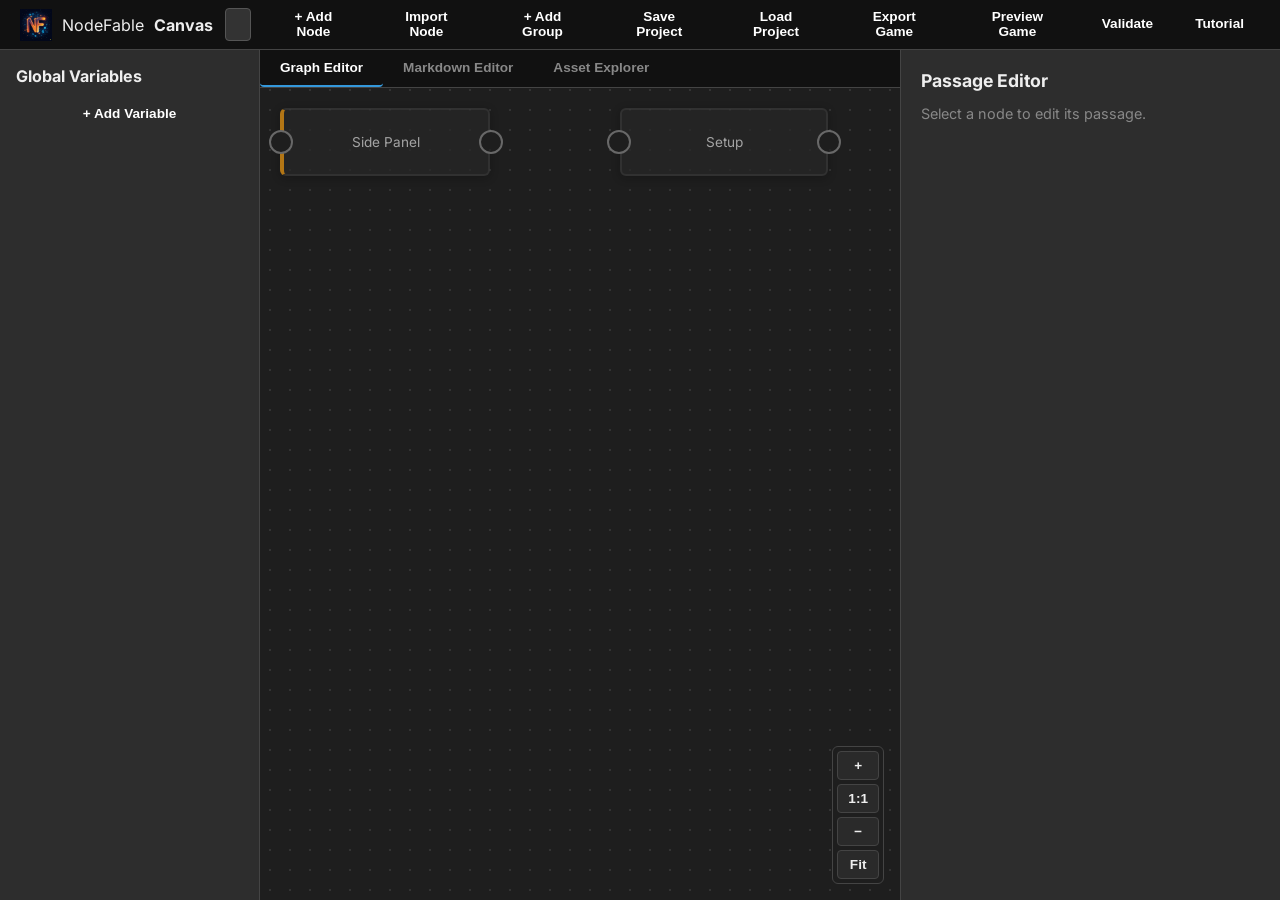
<file: frontend/editor/index.html>
<!DOCTYPE html>
<html lang="en">
<head>
    <meta charset="UTF-8">
    <meta name="viewport" content="width=device-width, initial-scale=1.0">
    <title>NodeFable - Node Canvas</title>
    <link rel="icon" type="image/x-icon" href="Assets/Logo/favicon.ico">
    <link rel="icon" type="image/png" sizes="32x32" href="Assets/Logo/favicon-32x32.png">
    <link rel="icon" type="image/png" sizes="16x16" href="Assets/Logo/favicon-16x16.png">
    <link rel="apple-touch-icon" href="Assets/Logo/apple-touch-icon.png">
    <!-- CodeMirror -->
    <link rel="stylesheet" href="lib/codemirror/codemirror.min.css">
    <link rel="stylesheet" href="lib/codemirror/addon/hint/show-hint.min.css">
    <link rel="stylesheet" href="lib/codemirror/theme/material-darker.min.css">
    <script src="lib/codemirror/codemirror.min.js"></script>
    <script src="lib/codemirror/mode/markdown/markdown.min.js"></script>
    <script src="lib/codemirror/addon/hint/show-hint.min.js"></script>
    <script src="lib/codemirror/addon/mode/overlay.min.js"></script>
    <script src="lib/codemirror/addon/edit/matchbrackets.min.js"></script>
    <!-- Inter Font -->
    <link rel="stylesheet" href="Assets/Fonts/fonts.css">
    <style>
        :root {
            --sidebar-width: 380px;
            --var-panel-width: 260px;
            --header-height: 50px;
            --bg-color: #1e1e1e;
            --panel-color: #2d2d2d;
            --border-color: #444;
            --text-color: #eee;
            --accent-color: #3498db;
            --success-color: #27ae60;
            --danger-color: #e74c3c;
            --choice-bg: #353535;
        }

        body, html {
            margin: 0;
            padding: 0;
            height: 100%;
            font-family: 'Inter', sans-serif;
            background-color: var(--bg-color);
            color: var(--text-color);
            overflow: hidden;
            scrollbar-width: thin;
            scrollbar-color: var(--border-color) transparent;
        }
        ::-webkit-scrollbar { width: 8px; height: 8px; }
        ::-webkit-scrollbar-track { background: transparent; }
        ::-webkit-scrollbar-thumb { background: var(--border-color); border-radius: 4px; }
        ::-webkit-scrollbar-thumb:hover { background: #666; }

        #app {
            display: grid;
            grid-template-columns: var(--var-panel-width) 1fr var(--sidebar-width);
            grid-template-rows: var(--header-height) 1fr;
            height: 100vh;
        }

        .logo { display: flex; align-items: center; gap: 10px; }
        .logo img { height: 32px; width: auto; display: block; }

        header {
            grid-column: 1 / span 3;
            background-color: #111;
            display: flex;
            align-items: center;
            padding: 0 20px;
            justify-content: space-between;
            border-bottom: 1px solid var(--border-color);
        }

        #editor-panel {
            grid-column: 2;
            display: flex;
            flex-direction: column;
            overflow: hidden;
            background: var(--bg-color);
        }

        .tab-bar {
            display: flex;
            background: #111;
            border-bottom: 1px solid var(--border-color);
            flex-shrink: 0;
        }
        .tab-btn {
            background: transparent;
            color: #888;
            border: none;
            padding: 10px 20px;
            cursor: pointer;
            font-size: 0.85rem;
            border-bottom: 2px solid transparent;
            transition: color 0.15s, border-color 0.15s;
        }
        .tab-btn:hover { color: #ccc; }
        .tab-btn.active {
            color: #fff;
            border-bottom-color: var(--accent-color);
        }

        .tab-content {
            display: none;
            flex: 1;
            overflow: hidden;
        }
        .tab-content.active {
            display: flex;
            flex-direction: column;
        }

        #tab-graph {
            position: relative;
            contain: layout style paint;
        }
        #tab-graph::before {
            content: '';
            position: absolute;
            inset: 0;
            background-image: radial-gradient(#333 1px, transparent 1px);
            background-size: 20px 20px;
            background-attachment: fixed;
            pointer-events: none;
        }
        #tab-graph .drawflow {
            transform-origin: 0 0;
            position: relative;
            z-index: 1;
        }
        /* No `display` here: .tab-content / .tab-content.active own visibility. */
        .parent-drawflow {
            overflow: hidden;
            touch-action: none;
            outline: none;
        }
        .drawflow {
            width: 100%;
            height: 100%;
            position: relative;
            user-select: none;
            transform-origin: 0 0;
        }
        .drawflow .drawflow-node {
            display: flex;
            align-items: center;
            position: absolute;
            background: #272727;
            width: 180px;
            min-height: 40px;
            border-radius: 6px;
            border: 2px solid #3a3a3a;
            color: #ddd;
            z-index: 2;
            padding: 12px;
            cursor: move;
        }
        .drawflow .drawflow-node .drawflow_content_node {
            width: 100%;
            display: block;
            text-align: center;
            word-break: break-word;
        }
        .drawflow .drawflow-node .inputs,
        .drawflow .drawflow-node .outputs {
            width: 0px;
        }
        .drawflow .drawflow-node .input,
        .drawflow .drawflow-node .output {
            position: relative;
            width: 20px;
            height: 20px;
            background: #1e1e1e;
            border-radius: 50%;
            border: 2px solid #888;
            cursor: crosshair;
            z-index: 1;
            margin-bottom: 5px;
        }
        .drawflow .drawflow-node .input {
            left: -27px;
            top: 2px;
        }
        .drawflow .drawflow-node .output {
            right: -3px;
            top: 2px;
        }
        .drawflow .drawflow-node .input:hover,
        .drawflow .drawflow-node .output:hover {
            background: var(--accent-color);
            border-color: #fff;
        }
        .drawflow svg.connection {
            position: absolute;
            inset: 0;
            overflow: visible;
            pointer-events: none;
            z-index: 0;
        }
        .drawflow .connection .main-path {
            fill: none;
            stroke-width: 3px;
            stroke: var(--accent-color, #3498db);
            vector-effect: non-scaling-stroke;
            shape-rendering: geometricPrecision;
            /* Only the visible stroke is clickable, not the area under the curve. */
            pointer-events: visibleStroke;
        }
        .drawflow svg.temp-connection .main-path {
            pointer-events: none;
            stroke-dasharray: 6,4;
        }
        .drawflow .connection .main-path:hover {
            stroke: #f39c12;
            cursor: pointer;
        }
        .drawflow .connection .main-path.selected {
            stroke: #f39c12;
            stroke-width: 4px;
        }
        .drawflow .connection .hit-path {
            fill: none;
            stroke: transparent;
            stroke-width: 14px;
            vector-effect: non-scaling-stroke;
            pointer-events: stroke;
            cursor: pointer;
        }
        #canvas-zoom-controls {
            position: absolute;
            right: 16px;
            bottom: 16px;
            z-index: 20;
            display: flex;
            flex-direction: column;
            gap: 4px;
            background: rgba(30,30,30,0.9);
            border: 1px solid var(--border-color);
            border-radius: 6px;
            padding: 4px;
        }
        #canvas-zoom-controls button {
            padding: 6px 10px;
            min-width: 36px;
            font-size: 0.85rem;
            background: #2a2a2a;
            border: 1px solid var(--border-color);
            border-radius: 4px;
            color: #eee;
        }
        #canvas-zoom-controls button:hover {
            background: #3a3a3a;
            border-color: var(--accent-color);
        }

        #tab-markdown {
            padding: 0;
            position: relative;
        }
        #tab-markdown .helper-text {
            padding: 4px 20px 12px;
            flex-shrink: 0;
            display: flex;
            justify-content: space-between;
            align-items: center;
        }
        #spellcheck-toggle {
            background: none;
            border: 1px solid #555;
            color: #aaa;
            padding: 2px 10px;
            font-size: 0.75rem;
            border-radius: 3px;
            cursor: pointer;
            line-height: 1.4;
        }
        #spellcheck-toggle:hover {
            border-color: var(--accent-color);
            color: #fff;
        }
        #spellcheck-toggle.off {
            opacity: 0.5;
        }
        #passage-content-editor {
            flex: 1;
            overflow: hidden;
            display: flex;
            flex-direction: column;
        }
        #passage-content-editor.is-hidden {
            display: none;
        }
        #passage-content-editor .CodeMirror {
            flex: 1;
            height: 100%;
            font-size: 0.925rem;
            line-height: 1.7;
        }
        #passage-content-native {
            flex: 1;
            resize: none;
            background: #1e1e1e;
            color: #eeffff;
            font-family: 'Courier New', monospace;
            font-size: 0.925rem;
            line-height: 1.7;
            padding: 4px 8px;
            border: none;
            outline: none;
            margin: 0;
            box-sizing: border-box;
        }
        #passage-content-native.is-hidden {
            display: none;
        }
        #tab-markdown .CodeMirror-gutters {
            border-right: 1px solid var(--border-color);
        }
        #tab-markdown .CodeMirror-linenumber {
            color: #555;
        }
        .cm-s-material-darker .CodeMirror-cursor {
            border-left: 2px solid var(--accent-color);
        }
        .cm-s-material-darker span.cm-keyword { color: #c792ea; }
        .cm-s-material-darker span.cm-variable-2 { color: #82aaff; }
        .cm-s-material-darker span.cm-link { color: #89ddff; text-decoration: underline; }
        .cm-s-material-darker span.cm-string { color: #c3e88d; }
        .cm-s-material-darker span.cm-builtin { color: #f78c6c; }
        .cm-s-material-darker span.cm-atom { color: #f78c6c; }
        .cm-s-material-darker span.cm-number { color: #f78c6c; }
        .cm-s-material-darker span.cm-comment { color: #546e7a; }
        .cm-s-material-darker span.cm-formatting-list { color: #89ddff; }
        .cm-s-material-darker span.cm-formatting-strong { color: #c792ea; }
        .cm-s-material-darker span.cm-formatting-em { color: #c792ea; }
        .cm-s-material-darker span.cm-header { color: #f07178; }
        .cm-s-material-darker span.cm-strong { color: #eeffff; }
        .cm-s-material-darker span.cm-em { color: #eeffff; }
        .cm-s-material-darker span.cm-image-alt-text { color: #c3e88d; }

        /* Autocomplete hint dropdown styling */
        .CodeMirror-hints {
            background: #1e1e1e;
            border: 1px solid #444;
            box-shadow: 0 4px 16px rgba(0,0,0,0.4);
            font-size: 0.85rem;
            font-family: inherit;
            max-height: 240px;
        }
        .CodeMirror-hint {
            color: #ccc;
            padding: 4px 10px;
            border-bottom: 1px solid #2a2a2a;
        }
        .CodeMirror-hint-active {
            background: #2a3a5c;
            color: #fff;
        }
        .CodeMirror-hint .hint-description {
            color: #888;
            margin-left: 12px;
            font-size: 0.8rem;
        }

        #sidebar {
            grid-column: 3;
            background-color: var(--panel-color);
            border-left: 1px solid var(--border-color);
            display: flex;
            flex-direction: column;
            overflow-y: auto;
        }

        #var-panel {
            grid-column: 1;
            background-color: var(--panel-color);
            border-right: 1px solid var(--border-color);
            display: flex;
            flex-direction: column;
            overflow-y: auto;
            padding: 16px;
        }

        .toolbar {
            display: flex;
            gap: 10px;
        }

        button {
            background-color: transparent;
            color: white;
            border: none;
            padding: 8px 16px;
            border-radius: 4px;
            cursor: pointer;
            font-weight: 600;
            font-size: 0.85rem;
            border-bottom: 2px solid transparent;
        }

        button.danger { background-color: var(--danger-color); }

        button:hover {
            opacity: 0.9;
            border-bottom-color: var(--accent-color)

        }
        button svg { vertical-align: middle; pointer-events: none; }

        .sidebar-section { padding: 20px; }

        h2 { margin-top: 0; font-size: 1.1rem; margin-bottom: 12px; }
        h3 { font-size: 0.95rem; color: #ccc; margin: 16px 0 10px; }

        label { display: block; margin-bottom: 4px; color: #aaa; font-size: 0.8rem; text-transform: uppercase; letter-spacing: 0.5px; }
        .label-checkbox { display: flex; align-items: center; gap: 6px; margin-bottom: 8px; text-transform: none; font-weight: 400; cursor: pointer; white-space: nowrap; }
        .label-checkbox input { width: auto; flex-shrink: 0; margin: 0; }
        input, textarea, select {
            width: 100%;
            padding: 8px;
            margin-bottom: 12px;
            background: #3d3d3d;
            border: 1px solid var(--border-color);
            color: white;
            border-radius: 4px;
            box-sizing: border-box;
            font-family: inherit;
        }
        input:focus,
        textarea:focus,
        select:focus {
            border-color: var(--accent-color);
            outline: none;
        }

        .var-list { margin-top: 8px; }
        .var-item {
            display: flex;
            justify-content: space-between;
            align-items: center;
            padding: 8px 10px;
            background: var(--choice-bg);
            border: 1px solid var(--border-color);
            border-radius: 4px;
            margin-bottom: 6px;
            font-size: 0.85rem;
        }
        .var-item.scope-state { border-left: 3px solid #2a7a6d; }
        .var-item.scope-setup { border-left: 3px solid #8a7536; }
        .var-item .var-name { font-weight: 600; }
        .var-item .var-type { color: #888; font-size: 0.75rem; margin-left: 6px; }
        .var-item .var-value { color: #4ec9b0; font-size: 0.85rem; }
        .var-item-content { cursor: pointer; flex: 1; }
        .var-item .var-actions { display: flex; gap: 4px; }
        .var-item .var-actions button {
            padding: 2px 8px;
            font-size: 0.7rem;
            min-width: 30px;
        }

        .asset-section {
            margin-top: 20px;
            border-top: 1px solid var(--border-color);
            padding-top: 16px;
        }
        .asset-header {
            display: flex;
            justify-content: space-between;
            align-items: center;
            margin-bottom: 8px;
        }
        .asset-item {
            display: flex;
            align-items: center;
            padding: 6px 8px;
            background: var(--choice-bg);
            border: 1px solid var(--border-color);
            border-radius: 4px;
            margin-bottom: 4px;
            font-size: 0.75rem;
            cursor: pointer;
            word-break: break-all;
            transition: border-color 0.2s;
        }
        .asset-item:hover {
            background: #3a3a3a;
            border-color: var(--accent-color);
        }
        .asset-item .asset-preview {
            width: 28px;
            height: 28px;
            object-fit: cover;
            border-radius: 2px;
            margin-right: 8px;
            flex-shrink: 0;
            background: #1a1a1a;
        }
        .asset-item { position: relative; }
        .asset-delete-btn {
            position: absolute;
            top: 2px;
            right: 2px;
            width: 20px;
            height: 20px;
            padding: 0;
            background: rgba(231, 76, 60, 0.8);
            color: #fff;
            border: none;
            border-radius: 3px;
            font-size: 0.7rem;
            cursor: pointer;
            display: flex;
            align-items: center;
            justify-content: center;
            opacity: 0;
            transition: opacity 0.2s;
            z-index: 2;
        }
        .asset-item:hover .asset-delete-btn,
        .asset-item:focus-within .asset-delete-btn {
            opacity: 1;
        }
        .asset-item .asset-syntax {
            color: #4ec9b0;
            font-family: 'Courier New', monospace;
            line-height: 1.3;
        }

        /* Tree view */
        .asset-tree-folder { user-select: none; }
        .asset-tree-folder-row {
            display: flex; align-items: center; padding: 4px 4px; cursor: pointer;
            border-radius: 3px; transition: background 0.15s; font-size: 0.78rem;
        }
        .asset-tree-folder-row:hover { background: #3a3a3a; }
        .asset-tree-toggle {
            display: inline-block; width: 14px; height: 14px; flex-shrink: 0;
            text-align: center; font-size: 0.6rem; color: #888; line-height: 14px;
            transition: transform 0.15s; cursor: pointer;
        }
        .asset-tree-toggle.expanded { transform: rotate(90deg); }
        .asset-tree-folder-icon { margin: 0 4px; flex-shrink: 0; font-size: 0.85rem; }
        .asset-tree-folder-name { color: #ddd; flex: 1; }
        .asset-tree-children { display: none; padding-left: 16px; }
        .asset-tree-children.expanded { display: block; }
        .asset-tree-file-row {
            display: flex; align-items: center; padding: 4px 4px; cursor: pointer;
            border-radius: 3px; transition: background 0.15s; font-size: 0.75rem; position: relative;
        }
        .asset-tree-file-row:hover { background: #3a3a3a; }
        .asset-tree-file-row .asset-preview {
            width: 22px; height: 22px; object-fit: cover; border-radius: 2px; margin-right: 6px; flex-shrink: 0; background: #1a1a1a;
        }
        .asset-tree-file-row .asset-syntax {
            color: #4ec9b0; font-family: 'Courier New', monospace; line-height: 1.3; flex: 1; overflow: hidden; text-overflow: ellipsis; white-space: nowrap;
        }
        .asset-tree-file-row .asset-delete-btn {
            position: absolute; top: 1px; right: 1px; width: 18px; height: 18px; padding: 0;
            background: rgba(231,76,60,0.8); color: #fff; border: none; border-radius: 2px;
            font-size: 0.6rem; cursor: pointer; display: flex; align-items: center; justify-content: center;
            opacity: 0; transition: opacity 0.2s; z-index: 2;
        }
        .asset-tree-file-row:hover .asset-delete-btn { opacity: 1; }
        .asset-tree-folder-actions {
            display: none; gap: 2px; margin-left: auto; flex-shrink: 0;
        }
        .asset-tree-folder-row:hover .asset-tree-folder-actions { display: flex; }
        .asset-tree-folder-actions button {
            padding: 0 4px; font-size: 0.65rem; background: none; border: none; color: #888; cursor: pointer; border-radius: 2px;
        }
        .asset-tree-folder-actions button:hover { color: #fff; background: #555; }

        /* Asset Explorer */
        #ae-toolbar {
            display: flex; align-items: center; gap: 6px; padding: 8px 12px;
            background: #252525; border-bottom: 1px solid var(--border-color); flex-shrink: 0; flex-wrap: wrap;
        }
        #ae-toolbar button {
            padding: 5px 10px; font-size: 0.78rem; background: var(--choice-bg); border: 1px solid var(--border-color);
            color: #ccc; border-radius: 3px; cursor: pointer; font-weight: 500; transition: background 0.15s, border-color 0.15s;
        }
        #ae-toolbar button:hover:not(:disabled) { background: #3a3a3a; border-color: var(--accent-color); color: #fff; }
        #ae-toolbar button:disabled { opacity: 0.35; cursor: default; }
        .ae-sep { width: 1px; height: 22px; background: var(--border-color); flex-shrink: 0; }
        #ae-breadcrumb {
            display: flex; align-items: center; gap: 2px; padding: 8px 12px;
            background: #1e1e1e; border-bottom: 1px solid var(--border-color); flex-shrink: 0; font-size: 0.82rem; overflow-x: auto;
        }
        .ae-crumb { color: #888; cursor: pointer; padding: 2px 6px; border-radius: 3px; white-space: nowrap; }
        .ae-crumb:hover { color: var(--accent-color); background: #2a2a2a; }
        .ae-crumb:last-child { color: #fff; cursor: default; pointer-events: none; }
        .ae-crumb::after { content: '/'; color: #555; margin-left: 4px; }
        .ae-crumb:last-child::after { content: ''; }
        #ae-file-grid {
            display: grid; grid-template-columns: repeat(auto-fill, minmax(110px, 1fr));
            gap: 10px; padding: 16px; overflow-y: auto; flex: 1; align-content: start;
        }
        .ae-grid-item {
            display: flex; flex-direction: column; align-items: center; padding: 10px 6px 8px;
            background: var(--choice-bg); border: 1px solid var(--border-color); border-radius: 6px;
            cursor: pointer; transition: background 0.15s, border-color 0.15s; position: relative;
        }
        .ae-grid-item:hover { background: #3a3a3a; border-color: #666; }
        .ae-grid-item.selected { border-color: var(--accent-color); background: #2a3a5c; }
        .ae-grid-item .ae-thumb {
            width: 64px; height: 64px; object-fit: cover; border-radius: 4px;
            background: #1a1a1a; display: flex; align-items: center; justify-content: center;
            font-size: 2rem; flex-shrink: 0;
        }
        .ae-grid-item .ae-name {
            font-size: 0.72rem; text-align: center; word-break: break-all; margin-top: 6px;
            line-height: 1.3; max-height: 2.6em; overflow: hidden; width: 100%; color: #ccc;
        }
        .ae-grid-item .ae-size {
            font-size: 0.6rem; color: #666; margin-top: 2px;
        }
        .ae-empty {
            grid-column: 1 / -1; text-align: center; color: #666; padding: 40px 0; font-size: 0.85rem;
        }

        .var-form {
            background: var(--choice-bg);
            border: 1px solid var(--border-color);
            border-radius: 4px;
            padding: 12px;
            margin-top: 8px;
            margin-bottom: 12px;
        }
        .var-form input, .var-form select { margin-bottom: 8px; font-size: 0.85rem; }

        .choice-card {
            background: var(--choice-bg);
            border: 1px solid var(--border-color);
            border-radius: 4px;
            padding: 12px;
            margin-bottom: 10px;
        }

        .choice-card label { font-size: 0.75rem; }
        .choice-card input { margin-bottom: 8px; font-size: 0.85rem; }
        .choice-target {
            font-size: 0.8rem;
            color: var(--success-color);
            font-weight: 600;
        }
        .choice-header {
            display: flex;
            justify-content: space-between;
            align-items: center;
            margin-bottom: 8px;
        }
        .choice-header button {
            padding: 2px 8px;
            font-size: 0.7rem;
        }
        .choice-link-text {
            font-size: 0.8rem;
            color: #aaa;
            margin-bottom: 8px;
            padding: 4px 8px;
            background: #2a2a2a;
            border-radius: 3px;
            border-left: 3px solid var(--accent-color);
        }
        .choice-link-text em {
            color: var(--accent-color);
            font-style: italic;
        }

        /* Node Overlay Buttons */
        .node-overlay {
            position: absolute;
            top: -35px;
            left: 50%;
            transform: translateX(-50%);
            display: none;
            gap: 5px;
            z-index: 100;
        }

        .node-overlay button {
            padding: 2px 6px;
            font-size: 0.7rem;
            border-radius: 3px;
            min-width: 45px;
        }

        .drawflow .drawflow-node:hover .node-overlay,
        .drawflow .drawflow-node.selected .node-overlay {
            display: flex;
        }
        .drawflow .drawflow-node:hover,
        .drawflow .drawflow-node.selected {
            z-index: 10;
        }

        body.is-linking {
            cursor: copy;
        }
        body.is-linking .drawflow-node {
            outline: 2px dashed #f39c12;
            cursor: crosshair;
        }
        body.is-linking .drawflow-node .node-overlay {
            display: none !important;
        }

        .portal-actions {
            position: absolute;
            right: -15px;
            top: -15px;
            display: flex;
            gap: 3px;
            z-index: 4;
        }
        .portal-action-btn {
            width: 26px;
            height: 26px;
            background: #000;
            color: #fff;
            border: 2px solid #fff;
            border-radius: 50%;
            cursor: pointer;
            font-size: 11px;
            line-height: 22px;
            text-align: center;
            padding: 0;
            font-family: monospace;
            transition: transform 0.15s;
        }
        .portal-action-btn:hover {
            transform: scale(1.2);
        }
        .portal-action-btn.danger {
            background: #c0392b;
        }
        .node-collapse-btn {
            position: absolute;
            left: -18px;
            top: -15px;
            z-index: 5;
            width: 26px;
            height: 26px;
            background: #2980b9;
            color: #fff;
            border: 2px solid #fff;
            border-radius: 50%;
            cursor: pointer;
            font-size: 11px;
            line-height: 22px;
            text-align: center;
            padding: 0;
            font-family: monospace;
            transition: transform 0.15s;
        }
        .node-collapse-btn:hover {
            transform: scale(1.2);
        }
        .drawflow .connection.portal-output .main-path {
            stroke: var(--accent-color, #f39c12);
            stroke-dasharray: 5,5;
            opacity: 0.5;
            pointer-events: none;
        }
        .p-row {
            position: absolute;
            left: 0;
            right: 0;
            height: 29px;
            line-height: 29px;
            font-size: 10px;
            padding: 0 6px;
            white-space: nowrap;
            overflow: hidden;
            text-overflow: ellipsis;
        }
        .p-slug { border-bottom: 1px solid rgba(0,0,0,0.06); }
        .p-slug:hover { background: rgba(0,0,0,0.05); }

        .drawflow .df_canvas { background-color: transparent !important; }

        .md-toolbar {
            display: flex;
            gap: 4px;
            margin-bottom: 6px;
        }
        .md-btn {
            background: #3d3d3d;
            border: 1px solid var(--border-color);
            color: #ccc;
            padding: 4px 10px;
            font-size: 0.8rem;
            border-radius: 3px;
            cursor: pointer;
            line-height: 1.4;
        }
        .md-btn:hover {
            background: #555;
            color: #fff;
        }

        /* Modal */
        .modal-overlay {
            position: fixed;
            top: 0; left: 0; right: 0; bottom: 0;
            background: rgba(0,0,0,0.6);
            z-index: 1000;
            display: flex;
            align-items: center;
            justify-content: center;
        }
        .modal {
            background: var(--panel-color);
            border: 1px solid var(--border-color);
            border-radius: 8px;
            padding: 24px;
            min-width: 0;
            width: min(92vw, 480px);
            max-width: 500px;
            max-height: 70vh;
            box-sizing: border-box;
            display: flex;
            flex-direction: column;
        }
        .modal h3 { margin: 0 0 16px; }
        .modal input { margin-bottom: 12px; }
        .save-list {
            flex: 1;
            overflow-y: auto;
            margin-bottom: 12px;
            border: 1px solid var(--border-color);
            border-radius: 4px;
            min-height: 100px;
            max-height: 300px;
        }
        .save-item {
            padding: 10px 12px;
            cursor: pointer;
            border-bottom: 1px solid var(--border-color);
            font-size: 0.85rem;
            display: flex;
            justify-content: space-between;
        }
        .save-item:last-child { border-bottom: none; }
        .save-item:hover { background: #3a3a3a; }
        .save-item.selected { background: var(--accent-color); color: #fff; }
        .save-item .mtime { color: #888; font-size: 0.75rem; }
        .save-item.selected .mtime { color: #ddd; }
        .modal-actions {
            display: flex;
            gap: 10px;
            justify-content: flex-end;
        }
        .modal-actions button { min-width: 80px; }
        .modal-empty {
            color: #888;
            font-size: 0.85rem;
            text-align: center;
            padding: 24px;
        }

        #loader-overlay {
            position: fixed;
            inset: 0;
            background: rgba(0, 0, 0, 0.5);
            z-index: 9999;
            align-items: center;
            justify-content: center;
            backdrop-filter: blur(2px);
        }
        #loader-content {
            background: #2d2d2d;
            border: 1px solid #444;
            border-radius: 8px;
            padding: 24px 32px;
            display: flex;
            align-items: center;
            gap: 16px;
            box-shadow: 0 8px 32px rgba(0,0,0,0.5);
        }
        .spinner {
            width: 24px;
            height: 24px;
            border: 3px solid #444;
            border-top-color: var(--accent-color, #3498db);
            border-radius: 50%;
            animation: spin 0.8s linear infinite;
        }
        @keyframes spin {
            to { transform: rotate(360deg); }
        }
        #loader-text {
            color: #eee;
            font-size: 0.9rem;
            font-family: 'Inter', sans-serif;
        }

        #toast {
            position: fixed;
            bottom: 24px;
            left: 50%;
            transform: translateX(-50%);
            background: #333;
            color: #eee;
            padding: 10px 24px;
            border-radius: 6px;
            font-size: 0.85rem;
            z-index: 10000;
            box-shadow: 0 4px 12px rgba(0,0,0,0.4);
            transition: opacity 0.3s;
            opacity: 1;
        }
        #toast.hidden { opacity: 0; }

        .search-container {
            flex: 1;
            max-width: 300px;
            margin: 0 12px;
        }
        #node-search {
            width: 100%;
            padding: 8px 12px;
            margin-bottom: 0;
            background: #333;
            border: 1px solid #555;
            border-radius: 4px;
            color: #eee;
            font-size: 0.8rem;
            font-family: 'Inter', sans-serif;
            outline: none;
            transition: border-color 0.2s;
            box-sizing: border-box;
        }
        #node-search:focus {
            border-color: var(--accent-color, #3498db);
        }
        #node-search::placeholder {
            color: #888;
        }
        .node-search-match .drawflow_content_node {
            box-shadow: 0 0 12px rgba(52, 152, 219, 0.6);
            border-color: var(--accent-color, #3498db) !important;
        }
        /* In-app viewer (preview / tutorial) */
        #preview-overlay {
            position: fixed;
            inset: 0;
            z-index: 900;
            display: flex;
            flex-direction: column;
            background: #0f0f0f;
        }
        #preview-overlay.is-hidden { display: none; }
        .preview-bar {
            display: flex;
            align-items: center;
            justify-content: space-between;
            gap: 12px;
            padding: 8px 12px;
            padding-top: calc(8px + env(safe-area-inset-top, 0px));
            background: #1a1a1a;
            border-bottom: 1px solid var(--border-color, #444);
            flex-shrink: 0;
            flex-wrap: wrap;
        }
        .preview-title {
            color: #ddd;
            font-weight: 600;
            min-width: 0;
            overflow: hidden;
            text-overflow: ellipsis;
            white-space: nowrap;
            flex: 1 1 auto;
        }
        .preview-actions { display: flex; gap: 8px; flex-shrink: 0; }
        .preview-actions button { padding: 6px 12px; white-space: nowrap; }
        .preview-actions button.is-hidden { display: none; }
        #preview-frame {
            flex: 1;
            width: 100%;
            border: 0;
            background: #0f0f0f;
        }
        body.viewer-open { overflow: hidden; }

        /* Search suggestions dropdown (js/node-search.js); fixed so the
           header's overflow clipping on narrow screens can't cut it off. */
        .search-suggestions {
            position: fixed;
            z-index: 700;
            margin: 0;
            padding: 4px;
            list-style: none;
            max-height: min(50vh, 360px);
            overflow-y: auto;
            background: #252525;
            border: 1px solid var(--border-color, #444);
            border-radius: 6px;
            box-shadow: 0 8px 24px rgba(0,0,0,0.5);
            box-sizing: border-box;
            max-width: calc(100vw - 16px);
        }
        .search-suggestion {
            display: flex;
            flex-direction: column;
            gap: 2px;
            padding: 6px 10px;
            border-radius: 4px;
            cursor: pointer;
            color: #ddd;
            font-size: 0.82rem;
        }
        .search-suggestion.active {
            background: rgba(52, 152, 219, 0.25);
            outline: 1px solid var(--accent-color, #3498db);
        }
        .search-suggestion .ss-title {
            overflow: hidden;
            text-overflow: ellipsis;
            white-space: nowrap;
        }
        .search-suggestion .ss-meta {
            display: flex;
            align-items: center;
            gap: 6px;
            color: #999;
            font-size: 0.72rem;
            min-width: 0;
        }
        .search-suggestion .ss-slug {
            overflow: hidden;
            text-overflow: ellipsis;
            white-space: nowrap;
        }
        .search-suggestion mark {
            background: rgba(243, 156, 18, 0.35);
            color: inherit;
            border-radius: 2px;
        }
        .search-suggestion .ss-badge {
            flex-shrink: 0;
            padding: 0 6px;
            border-radius: 8px;
            background: #3a3a3a;
            color: #bbb;
        }
        .search-suggestion-empty {
            padding: 8px 10px;
            color: #888;
            font-size: 0.8rem;
        }
        @keyframes nodeFocusFlash {
            0%, 100% { box-shadow: 0 0 0 0 rgba(243, 156, 18, 0); }
            30% { box-shadow: 0 0 0 6px rgba(243, 156, 18, 0.75); }
        }
        .drawflow .drawflow-node.node-focus-flash {
            animation: nodeFocusFlash 0.6s ease-out 2;
        }
        @media (prefers-reduced-motion: reduce) {
            .drawflow .drawflow-node.node-focus-flash {
                animation: none;
                outline: 3px solid #f39c12;
            }
        }
        .node-search-mismatch {
            opacity: 0.15;
            pointer-events: none;
        }

        .node-dead-end .drawflow_content_node {
            border: 2px solid var(--danger-color, #e74c3c) !important;
            box-shadow: 0 0 8px rgba(231, 76, 60, 0.4);
        }
        .node-orphan .drawflow_content_node {
            opacity: 0.6;
            border: 2px dashed #f39c12 !important;
        }
        .node-dead-end.node-orphan .drawflow_content_node {
            border: 2px solid #e74c3c !important;
            border-style: dashed !important;
        }

        /* --- Inline style extraction helpers --- */
        .btn-primary { background: var(--accent-color); color: #fff; border: none; border-radius: 4px; padding: 6px 12px; cursor: pointer; font-size: 0.85rem; }
        .btn-primary:hover { filter: brightness(1.2); }
        .btn-secondary { background: #555; }
        .btn-refresh { font-size: 0.7rem; padding: 2px 8px; }
        .btn-block { width: 100%; }
        .section-title { font-size: 1rem; margin-bottom: 12px; }
        .section-title-flush { font-size: 1rem; margin: 0; }
        .subsection-title { margin-top: 16px; }
        .form-actions { display: flex; gap: 6px; }
        .passage-actions { display: flex; gap: 10px; margin-top: 12px; }
        .flex-1 { flex: 1; }
        .text-muted-sm { color: #888; font-size: 0.8rem; }
        .text-muted-xs { color: #888; font-size: 0.75rem; margin-bottom: 6px; }
        .text-muted-lg { color: #888; font-size: 0.9rem; }
        .helper-text { font-size: 0.75rem; color: #666; margin-top: 8px; }
        .slug-error { color: var(--danger-color); font-size: 0.75rem; margin-top: -8px; margin-bottom: 8px; }
        .is-hidden { display: none; }

        #import-textarea {
            width: 100%;
            min-height: 300px;
            font-family: 'Courier New', monospace;
            font-size: 0.85rem;
            background: #1e1e1e;
            color: #ddd;
            border: 1px solid var(--border-color);
            border-radius: 4px;
            padding: 10px;
            resize: vertical;
            transition: border-color 0.2s, box-shadow 0.2s;
            box-sizing: border-box;
        }
        #import-textarea:focus {
            outline: none;
            border-color: var(--accent-color, #3498db);
            box-shadow: 0 0 12px rgba(52, 152, 219, 0.6);
        }
        #import-textarea.has-error {
            border-color: var(--danger-color, #e74c3c) !important;
            box-shadow: 0 0 12px rgba(231, 76, 60, 0.6);
        }
        #import-error {
            color: var(--danger-color, #e74c3c);
            font-size: 0.85rem;
            margin-top: 8px;
        }

        /* Drawflow node styles */
        .drawflow .drawflow-node.story_node {
            background: #272727;
            border: 2px solid #3a3a3a;
            border-radius: 6px;
            color: #ddd;
            width: 180px;
            padding: 12px;
            box-shadow: 0 2px 8px rgba(0,0,0,0.3);
            font-size: 0.85rem;
            opacity: 0.7;
        }
        .drawflow .drawflow-node.selected {
            border-color: var(--accent-color);
            box-shadow: 0 0 15px rgba(52, 152, 219, 0.3);
        }
        .node-start {
            border-left: 4px solid var(--success-color) !important;
        }
        .node-side-panel {
            border-left: 4px solid #f39c12 !important;
            background: #2a2a2a;
        }
        .node-utility {
            border-left: 4px solid #95a5a6 !important;
        }
        .node-function {
            border-left: 4px solid #9b59b6 !important;
        }
        .node-portal {
            border-style: dashed !important;
            opacity: 0.7;
            min-width: 220px;
        }
        .node-portal .drawflow_content_node {
            text-align: left;
            padding: 0;
        }
        .drawflow .drawflow-node.portal_node {
            background: #272727;
            border: 2px solid #3a3a3a;
            border-radius: 6px;
            color: #ddd;
            width: 180px;
            padding: 12px;
            box-shadow: 0 2px 8px rgba(0,0,0,0.3);
            font-size: 0.85rem;
        }
        .drawflow .drawflow-node.portal_node.selected {
            border-color: var(--accent-color);
            box-shadow: 0 0 15px rgba(52, 152, 219, 0.3);
        }

        #group-editor {
            margin-top: 16px;
            border-top: 1px solid var(--border-color);
            padding-top: 16px;
        }
        #group-node-list {
            max-height: 300px;
            overflow-y: auto;
        }
        .group-node-item {
            display: flex;
            justify-content: space-between;
            align-items: center;
            padding: 6px 8px;
            background: var(--choice-bg);
            border: 1px solid var(--border-color);
            border-radius: 4px;
            margin-bottom: 4px;
            font-size: 0.8rem;
        }
        .group-node-item .gn-id {
            color: var(--accent-color);
            font-family: monospace;
            font-size: 0.75rem;
        }
        .group-node-item .gn-nid {
            color: var(--text-muted);
            font-family: monospace;
            font-size: 0.75rem;
            margin-right: 8px;
            min-width: 48px;
        }

        /* Context menu */
        #context-menu {
            position: fixed;
            z-index: 1001;
            background: #2d2d2d;
            border: 1px solid var(--border-color);
            border-radius: 6px;
            padding: 4px 0;
            min-width: 160px;
            box-shadow: 0 8px 24px rgba(0,0,0,0.5);
            display: none;
        }
        #context-menu .ctx-item {
            padding: 8px 16px;
            font-size: 0.85rem;
            cursor: pointer;
            color: #eee;
            display: flex;
            align-items: center;
            gap: 8px;
            transition: background 0.1s;
            border: none;
            background: transparent;
            width: 100%;
            text-align: left;
        }
        #context-menu .ctx-item:hover {
            background: #3a3a3a;
        }
        #context-menu .ctx-item.danger {
            color: var(--danger-color);
        }
        #context-menu .ctx-separator {
            height: 1px;
            background: var(--border-color);
            margin: 4px 0;
        }

        /* Keyboard focus indicators */
        button:focus-visible,
        .md-btn:focus-visible,
        input:focus-visible,
        textarea:focus-visible,
        select:focus-visible,
        a:focus-visible {
            outline: 2px solid var(--accent-color);
            outline-offset: 2px;
        }
        .helper-text a {
            color: var(--accent-color, #3498db);
        }
        .helper-text a:visited {
            color: var(--accent-color, #3498db);
        }
        .helper-text a:hover {
            color: #5dade2;
        }

        /* Modal / overlay fade-in */
        @keyframes fadeIn {
            from { opacity: 0; }
            to { opacity: 1; }
        }
        .modal-overlay { animation: fadeIn 0.2s ease; }
        .modal { animation: fadeIn 0.2s ease; }
        #loader-overlay { animation: fadeIn 0.2s ease; }

        /* Responsive / Touch Drawers */
        .mobile-drawer-btn { display: none; }
        .mobile-drawer-close { display: none; }
        .drawer-header-row {
            display: flex;
            justify-content: space-between;
            align-items: center;
            margin-bottom: 12px;
        }
        .drawer-header-row h2 {
            margin-bottom: 0;
        }
        #drawer-backdrop { display: none; }

        @media (max-width: 1024px) {
            .mobile-drawer-btn {
                display: inline-flex;
                align-items: center;
                gap: 4px;
                padding: 6px 10px;
                background: #2d2d2d;
                border: 1px solid var(--border-color);
            }
            .mobile-drawer-close {
                display: inline-flex;
                align-items: center;
                justify-content: center;
                padding: 4px 10px;
                font-size: 1.1rem;
                color: #ccc;
            }
            #app {
                grid-template-columns: 1fr;
                grid-template-rows: auto 1fr;
                min-width: 0;
                max-width: 100vw;
                width: 100%;
                box-sizing: border-box;
            }
            header {
                grid-column: 1;
                flex-wrap: wrap;
                gap: 8px;
                padding: 8px 12px;
                height: auto;
                min-height: var(--header-height);
                min-width: 0;
                max-width: 100vw;
                width: 100%;
                box-sizing: border-box;
                overflow: hidden;
            }
            .toolbar {
                width: 100%;
                min-width: 0;
                overflow-x: auto;
                max-width: 100%;
                padding-bottom: 2px;
            }
            #editor-panel {
                grid-column: 1;
                grid-row: 2;
                min-width: 0;
                max-width: 100vw;
                width: 100%;
                box-sizing: border-box;
            }
            #tab-graph,
            #tab-markdown {
                min-width: 0;
                max-width: 100vw;
                width: 100%;
                box-sizing: border-box;
            }
            #var-panel, #sidebar {
                position: fixed;
                top: 0;
                bottom: 0;
                z-index: 600;
                width: min(88vw, 360px);
                max-width: 100vw;
                box-sizing: border-box;
                box-shadow: 0 8px 32px rgba(0,0,0,0.6);
                transition: transform 0.22s ease;
            }
            #var-panel {
                left: 0;
                transform: translateX(-105%);
            }
            #var-panel.drawer-open {
                transform: translateX(0);
            }
            #sidebar {
                right: 0;
                transform: translateX(105%);
            }
            #sidebar.drawer-open {
                transform: translateX(0);
            }
            #drawer-backdrop {
                display: block;
                position: fixed;
                inset: 0;
                background: rgba(0,0,0,0.55);
                z-index: 550;
            }
            #drawer-backdrop.is-hidden {
                display: none;
            }
        }

        @media (max-width: 640px) {
            .logo {
                font-size: 0.9rem;
                gap: 6px;
            }
            .logo img {
                height: 24px;
            }
            .mobile-drawer-btn {
                padding: 5px 8px;
                font-size: 0.78rem;
            }
            .search-container {
                flex: 1 1 100%;
                width: 100%;
                min-width: 0;
                max-width: none;
                margin: 0;
            }
            .toolbar button {
                padding: 6px 10px;
                font-size: 0.78rem;
                white-space: nowrap;
            }
            .tab-btn {
                padding: 8px 12px;
                font-size: 0.8rem;
            }
        }
    </style>
</head>
<body>

<div id="app">
    <header>
        <button type="button" id="toggle-vars-drawer" class="mobile-drawer-btn" aria-label="Toggle Variables and Assets panel" title="Variables & Assets">&#9776; Vars</button>
        <div class="logo"><img src="Assets/Logo/android-chrome-192x192.png" alt="NodeFable">NodeFable <strong class="accent">Canvas</strong></div>
        <button type="button" id="toggle-inspector-drawer" class="mobile-drawer-btn" aria-label="Toggle Passage Inspector panel" title="Passage Inspector">&#9998; Inspector</button>
        <div class="search-container">
            <input type="text" id="node-search" placeholder="Search nodes..." autocomplete="off" aria-label="Search nodes">
        </div>
        <div class="toolbar">
            <button data-action="addNode">+ Add Node</button>
            <button data-action="importNode">Import Node</button>
            <button data-action="addGroup">+ Add Group</button>
            <button data-action="showSaveModal">Save Project</button>
            <button data-action="showLoadModal">Load Project</button>
            <button data-action="exportGame">Export Game</button>
            <button data-action="previewGame">Preview Game</button>
            <button data-action="runValidation">Validate</button>
            <button data-action="openTutorial">Tutorial</button>
        </div>
    </header>

    <aside id="var-panel">
        <div class="drawer-header-row"><h2 class="section-title">Global Variables</h2><button type="button" id="close-vars-drawer" class="mobile-drawer-close" aria-label="Close Variables panel">&times;</button></div>
        <button data-action="showVariableForm" class="btn-block">+ Add Variable</button>

        <div id="var-form" class="var-form is-hidden">
            <select id="var-scope" aria-label="Variable scope">
                <option value="state">state</option>
                <option value="setup">setup</option>
            </select>
            <input type="text" id="var-name" placeholder="Variable name (e.g. player_health)" aria-label="Variable name">
            <select id="var-type" aria-label="Variable type">
                <option value="int">int</option>
                <option value="float">float</option>
                <option value="string">String</option>
                <option value="bool">bool</option>
                <option value="array">array</option>
                <option value="dict">dict</option>
            </select>
            <div id="var-elem-type-wrap" class="is-hidden">
                <select id="var-elem-type" aria-label="Array element type">
                    <option value="string">String</option>
                    <option value="int">int</option>
                    <option value="float">float</option>
                    <option value="bool">bool</option>
                </select>
                <p class="text-muted-xs">Element type — values are comma-separated.</p>
            </div>
            <input type="text" id="var-value" placeholder="Initial value" aria-label="Initial value">
            <div class="form-actions">
                <button id="var-submit-btn" data-action="addVariable" class="flex-1">Add</button>
                <button data-action="hideVariableForm" class="flex-1 btn-secondary">Cancel</button>
            </div>
        </div>

        <div id="var-list" class="var-list"></div>

        <div id="asset-section" class="asset-section is-hidden">
            <div class="asset-header">
                <h2 class="section-title-flush">Assets</h2>
                <button data-action="refreshAssets" class="btn-refresh btn-secondary" title="Refresh asset list"><svg viewBox="0 0 16 16" fill="currentColor" width="1em" height="1em"><path d="M6 7L7 6L4.70711 3.70711L5.19868 3.21553C5.97697 2.43724 7.03256 2 8.13323 2C11.361 2 14 4.68015 14 7.93274C14 11.2589 11.3013 14 8 14C6.46292 14 4.92913 13.4144 3.75736 12.2426L2.34315 13.6569C3.90505 15.2188 5.95417 16 8 16C12.4307 16 16 12.3385 16 7.93274C16 3.60052 12.4903 0 8.13323 0C6.50213 0 4.93783 0.647954 3.78447 1.80132L3.29289 2.29289L1 0L0 1V7H6Z"/></svg></button>
            </div>
            <p class="text-muted-xs">Click to copy markdown syntax</p>
            <div id="asset-tree"></div>
        </div>
    </aside>

    <main id="editor-panel">
        <div class="tab-bar" role="tablist">
            <button class="tab-btn active" data-tab="graph" role="tab" aria-selected="true">Graph Editor</button>
            <button class="tab-btn" data-tab="markdown" role="tab" aria-selected="false">Markdown Editor</button>
            <button class="tab-btn" data-tab="asset-explorer" role="tab" aria-selected="false">Asset Explorer</button>
        </div>
        <div id="tab-graph" class="tab-content active" role="tabpanel">
            <div id="canvas-zoom-controls" aria-label="Canvas zoom controls">
                <button type="button" data-canvas-zoom="in" title="Zoom in" aria-label="Zoom in">+</button>
                <button type="button" data-canvas-zoom="reset" title="Reset zoom (100%)" aria-label="Reset zoom">1:1</button>
                <button type="button" data-canvas-zoom="out" title="Zoom out" aria-label="Zoom out">&minus;</button>
                <button type="button" data-canvas-zoom="fit" title="Fit all nodes in view" aria-label="Fit all nodes in view">Fit</button>
            </div>
        </div>
        <div id="tab-markdown" class="tab-content">
            <div id="passage-content-editor"></div>
            <textarea id="passage-content-native" class="is-hidden" spellcheck></textarea>
            <div class="helper-text">
                <span>Need syntax help? Visit the <a href="tutorial.html" data-action="openTutorial">Tutorial</a>.</span>
                <button type="button" id="spellcheck-toggle" class="off" onclick="toggleSpellcheck()" title="Toggle spellcheck">🔤 <span id="spellcheck-status">OFF</span></button>
            </div>
        </div>
        <div id="tab-asset-explorer" class="tab-content">
            <div id="ae-toolbar">
                <button data-ae-action="newFolder">+ New Folder</button>
                <button data-ae-action="upload">↑ Upload</button>
                <span class="ae-sep"></span>
                <button data-ae-action="rename" disabled>✏ Rename</button>
                <button data-ae-action="delete" disabled>🗑 Delete</button>
                <span class="ae-sep"></span>
                <button data-ae-action="copy" disabled>📋 Copy</button>
                <button data-ae-action="cut" disabled>✂ Cut</button>
                <button data-ae-action="paste" disabled>📌 Paste</button>
            </div>
            <div id="ae-breadcrumb">
                <span class="ae-crumb" data-path="">root</span>
            </div>
            <div id="ae-file-grid"></div>
        </div>
    </main>

    <aside id="sidebar">
        <div class="sidebar-section" id="inspector-panel">
            <div class="drawer-header-row"><h2 id="inspector-title">Passage Editor</h2><button type="button" id="close-inspector-drawer" class="mobile-drawer-close" aria-label="Close Passage Inspector">&times;</button></div>
            <p id="no-selection-msg" class="text-muted-lg">Select a node to edit its passage.</p>

<div id="passage-editor" class="is-hidden">
                <label for="passage-title">Title</label>
                <input type="text" id="passage-title" placeholder="Enter passage title...">

                <label for="passage-id">Node ID (slug)</label>
                <input type="text" id="passage-id" placeholder="Auto-generated from title (lowercase, underscores)" onblur="validateSlugOnBlur()">
                <p id="passage-id-error" class="slug-error is-hidden"></p>

                <label for="passage-is-start" class="label-checkbox">
                    <input type="checkbox" id="passage-is-start" onchange="toggleStartNode(this.checked)">
                    Starting node (game begins here)
                </label>

<label for="passage-is-utility" class="label-checkbox">
                    <input type="checkbox" id="passage-is-utility" onchange="toggleUtilityNode(this.checked)">
                    Utility node (Use for {include:} nodes)
                </label>

                <label for="passage-is-fn" class="label-checkbox">
                    <input type="checkbox" id="passage-is-fn" onchange="toggleFnNode(this.checked)">
                    Function node (catalogue of {fn:} blocks)
                </label>

                <label for="passage-group">Group</label>
                <select id="passage-group" onchange="changeNodeGroup(this.value)">
                    <option value="">— Ungrouped —</option>
                </select>
                <button type="button" id="passage-collapse-group-btn" class="btn-secondary btn-block is-hidden" style="margin-bottom: 12px;">&#11014; Collapse Group</button>

                <div class="md-toolbar">
                    <button type="button" class="md-btn" onclick="insertMarkdown('**','**')" title="Bold"><b>B</b></button>
                    <button type="button" class="md-btn" onclick="insertMarkdown('*','*')" title="Italic"><i>I</i></button>
                    <button type="button" class="md-btn" onclick="insertMarkdown('\n## ','')" title="Heading">H</button>
                    <button type="button" class="md-btn" onclick="insertMarkdown('[','](url)')" title="Link"><svg viewBox="0 0 16 16" fill="currentColor" width="1em" height="1em"><path d="M7.05025 1.53553C8.03344 0.552348 9.36692 0 10.7574 0C13.6528 0 16 2.34721 16 5.24264C16 6.63308 15.4477 7.96656 14.4645 8.94975L12.4142 11L11 9.58579L13.0503 7.53553C13.6584 6.92742 14 6.10264 14 5.24264C14 3.45178 12.5482 2 10.7574 2C9.89736 2 9.07258 2.34163 8.46447 2.94975L6.41421 5L5 3.58579L7.05025 1.53553Z"/><path d="M7.53553 13.0503L9.58579 11L11 12.4142L8.94975 14.4645C7.96656 15.4477 6.63308 16 5.24264 16C2.34721 16 0 13.6528 0 10.7574C0 9.36693 0.552347 8.03344 1.53553 7.05025L3.58579 5L5 6.41421L2.94975 8.46447C2.34163 9.07258 2 9.89736 2 10.7574C2 12.5482 3.45178 14 5.24264 14C6.10264 14 6.92742 13.6584 7.53553 13.0503Z"/><path d="M5.70711 11.7071L11.7071 5.70711L10.2929 4.29289L4.29289 10.2929L5.70711 11.7071Z"/></svg></button>
                    <button type="button" class="md-btn" onclick="insertImage()" title="Image"><svg viewBox="0 0 16 16" fill="currentColor" width="1em" height="1em"><path fill-rule="evenodd" clip-rule="evenodd" d="M1 1H15V15H1V1ZM6 9L8 11L13 6V13H3V12L6 9ZM6.5 7C7.32843 7 8 6.32843 8 5.5C8 4.67157 7.32843 4 6.5 4C5.67157 4 5 4.67157 5 5.5C5 6.32843 5.67157 7 6.5 7Z"/></svg></button>
                    <button type="button" class="md-btn" onclick="insertMarkdown('\n- ','')" title="Bullet List"><svg viewBox="0 0 24 24" fill="currentColor" width="1em" height="1em"><path d="M12 10a2 2 0 1 0 0 4 2 2 0 1 0 0-4z"/></svg></button>
                    <button type="button" class="md-btn" onclick="insertMarkdown('\n1. ','')" title="Numbered List">1.</button>
                </div>

                <h3 id="choices-h3">Choices (Links)</h3>
                <div id="choices-list">
                    <p id="no-choices-msg" class="text-muted-sm">Use the Link button [Link] on a node to connect passages.</p>
                </div>

                <h3 class="subsection-title">On Enter</h3>
                <div id="onenter-section">
                    <p class="text-muted-sm">No on-enter redirect configured.</p>
                </div>

                <div id="fn-section" class="is-hidden">
                    <h3 class="subsection-title">Functions (catalogue)</h3>
                    <p class="text-muted-sm">Each `{fn: name, p1, p2} … {endfn}` block in the passage body is registered by name.</p>
                    <button type="button" class="md-btn" onclick="insertFnBlock()">Insert Function Block</button>
                    <div id="fn-list"></div>
                </div>

                <div class="passage-actions">
                    <button data-action="updateCurrentNode">Save Passage</button>
                    <button class="danger" data-action="deleteCurrentNode">Delete Node</button>
                </div>
            </div>

            <div id="group-editor" class="is-hidden">
                <h3>Group Editor</h3>
                <label for="group-editor-id">Group ID</label>
                <input type="text" id="group-editor-id" placeholder="Group identifier (slug)">
                <label for="group-editor-label">Group Label</label>
                <input type="text" id="group-editor-label" placeholder="Display name">
                <button id="group-editor-save" class="btn-primary" style="width:100%;margin:6px 0 10px 0">Save Group</button>
                <div class="form-actions" style="margin-bottom: 12px;">
                    <button type="button" id="group-editor-load" class="flex-1 btn-primary">Load Group</button>
                    <button type="button" id="group-editor-move" class="flex-1 btn-secondary">Move To</button>
                    <button type="button" id="group-editor-delete" class="flex-1 danger">Delete</button>
                </div>
                <h3>Nodes in Group</h3>
                <div id="group-node-list">
                    <p id="no-group-nodes-msg" class="text-muted-sm">No nodes in this group.</p>
                </div>
            </div>
        </div>
    </aside>
</div>

<div id="drawer-backdrop" class="is-hidden"></div>

<!-- In-app viewer for the game preview and the tutorial (js/viewer-overlay.js) -->
<div id="preview-overlay" class="is-hidden" role="dialog" aria-modal="true" aria-labelledby="preview-overlay-title">
    <div class="preview-bar">
        <span id="preview-overlay-title" class="preview-title"></span>
        <div class="preview-actions">
            <button type="button" id="preview-restart" class="btn-secondary" title="Restart from the start node (clears the preview autosave)">&#8635; Restart</button>
            <button type="button" id="preview-close" class="btn-primary" title="Back to the editor (Esc)">&#10005; Back to Editor</button>
        </div>
    </div>
    <iframe id="preview-frame" title="Preview"></iframe>
</div>

<div id="loader-overlay" class="is-hidden">
    <div id="loader-content">
        <div class="spinner"></div>
        <span id="loader-text">Loading...</span>
    </div>
</div>

<div id="context-menu">
    <button class="ctx-item" data-ctx-action="loadGroup">📂 Load Group</button>
    <button class="ctx-item" data-ctx-action="moveToGroup">📌 Move to Group</button>
    <div class="ctx-separator"></div>
    <button class="ctx-item danger" data-ctx-action="deleteGroup">🗑 Delete Group</button>
    <div class="ctx-separator ctx-separator-assign"></div>
    <button class="ctx-item" data-ctx-action="assignGroup">🏷 Assign to Group</button>
</div>

<div id="modal-overlay" class="modal-overlay is-hidden">
    <div id="save-modal" class="modal is-hidden" role="dialog" aria-modal="true" aria-labelledby="save-modal-title">
        <h3 id="save-modal-title">Save Project</h3>
        <input type="text" id="save-name-input" placeholder="Project name..." autocomplete="off">
        <div id="save-list" class="save-list"></div>
        <div class="modal-actions">
            <button class="success" data-action="confirmSave">Save</button>
            <button data-action="closeModal" class="btn-secondary">Cancel</button>
        </div>
    </div>
    <div id="load-modal" class="modal is-hidden" role="dialog" aria-modal="true" aria-labelledby="load-modal-title">
        <h3 id="load-modal-title">Load Project</h3>
        <div id="load-list" class="save-list"></div>
        <div class="modal-actions">
            <button class="success" data-action="confirmLoad">Load</button>
            <button data-action="closeModal" class="btn-secondary">Cancel</button>
        </div>
    </div>
    <div id="import-modal" class="modal is-hidden" role="dialog" aria-modal="true" aria-labelledby="import-modal-title">
        <h3 id="import-modal-title">Import Node</h3>
        <p class="text-muted-sm" style="margin-bottom:12px;">Paste a node JSON object below:</p>
        <textarea id="import-textarea" placeholder='{&#10;  "id": "my_node",&#10;  "title": "My Node",&#10;  "text": "Content here..."&#10;}'></textarea>
        <div id="import-error" class="is-hidden"></div>
        <div class="modal-actions">
            <button class="success" data-action="confirmImport">Import</button>
            <button data-action="closeModal" class="btn-secondary">Cancel</button>
        </div>
    </div>
</div>

<script type="module" src="app.js"></script>
</body>
</html>
</file>
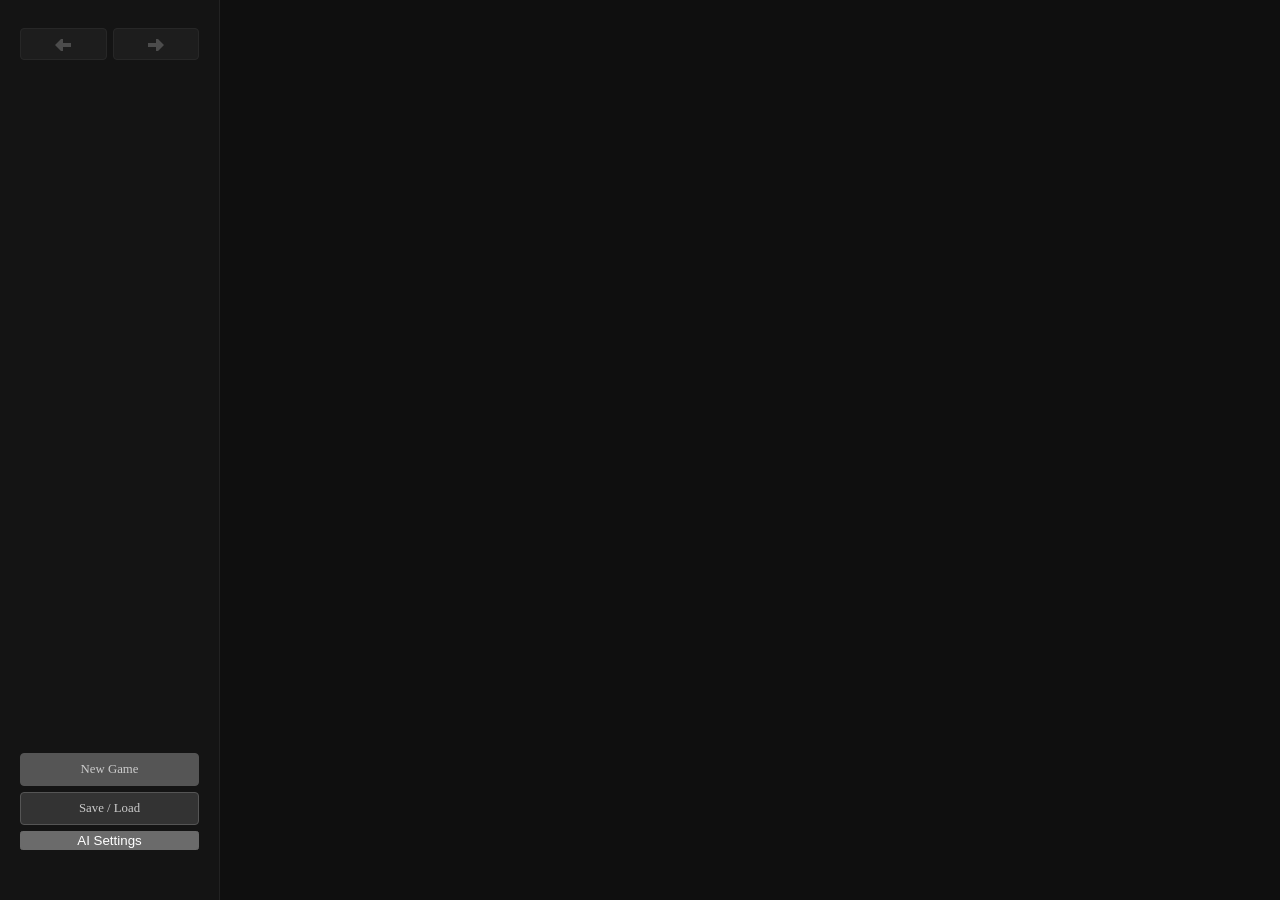
<file: frontend/editor/ai_template.html>
<!DOCTYPE html>
<html lang="en">
<head>
<meta charset="UTF-8">
<meta name="viewport" content="width=device-width, initial-scale=1.0, viewport-fit=cover, interactive-widget=resizes-content">
<meta name="color-scheme" content="dark">
<meta name="theme-color" content="#141414">
<title>Story Game</title>
<link rel="stylesheet" href="template_styles.css">
<style>
#ai-config-btn, #mobile-ai-btn { margin-top: 6px; }
#ai-config-overlay { position: fixed; inset: 0; background: rgba(0,0,0,0.72); display: none; align-items: center; justify-content: center; z-index: 1000; padding: 16px; }
#ai-config-modal { background: #1e1e1e; border: 1px solid #3a3a3a; border-radius: 8px; padding: 20px; width: 100%; max-width: 460px; max-height: 88vh; overflow-y: auto; color: #eee; }
#ai-config-modal h3 { margin: 0 0 12px; font-size: 1.1rem; }
.ai-field { margin-bottom: 10px; }
.ai-field label { display: block; font-size: 0.82rem; color: #bbb; margin-bottom: 4px; }
.ai-field input, .ai-field textarea { width: 100%; box-sizing: border-box; background: #2b2b2b; color: #eee; border: 1px solid #444; border-radius: 4px; padding: 7px 9px; font-family: inherit; font-size: 0.9rem; }
.ai-field-row { display: flex; gap: 10px; }
.ai-field-row .ai-field { flex: 1; }
.ai-modal-actions { display: flex; gap: 8px; justify-content: flex-end; margin-top: 14px; }
#ai-status-badge { font-size: 0.78rem; color: #9cdcfe; margin-top: 8px; min-height: 1.1em; }
</style>
</head>
<body>
<div id="app">
    <aside id="side-panel" aria-label="Status and menu">
        <div id="nav-row">
            <button id="nav-back" onclick="game.goBack()" disabled aria-label="Back" title="Back"><svg viewBox="0 0 16 16" fill="currentColor" width="1em" height="1em"><path d="M8 10L8 14L6 14L-2.62268e-07 8L6 2L8 2L8 6L16 6L16 10L8 10Z"/></svg></button>
            <button id="nav-forward" onclick="game.goForward()" disabled aria-label="Forward" title="Forward"><svg viewBox="0 0 16 16" fill="currentColor" width="1em" height="1em"><path d="M8 6L8 2L10 2L16 8L10 14L8 14L8 10L-1.74845e-07 10L-3.01991e-07 6L8 6Z"/></svg></button>
        </div>
        <div id="side-panel-content"></div>
        <button id="new-game-btn" onclick="game.newGame()">New Game</button>
        <button id="save-load-btn" onclick="game.showSaveLoad()">Save / Load</button>
        <button id="ai-config-btn" onclick="game._ai.showConfig()">AI Settings</button>
        <div id="ai-status-badge" aria-live="polite"></div>
    </aside>
    <div id="side-panel-backdrop" onclick="game.closeMobilePanel()"></div>
    <main id="main-panel">
        <div id="mobile-bar">
            <button id="mobile-menu-btn" type="button" onclick="game.toggleMobilePanel()" aria-label="Toggle status panel" aria-controls="side-panel" aria-expanded="false">&#9776; Status</button>
            <div id="mobile-nav-row">
                <button id="mobile-nav-back" type="button" onclick="game.goBack()" disabled aria-label="Back" title="Back"><svg viewBox="0 0 16 16" fill="currentColor" width="1em" height="1em"><path d="M8 10L8 14L6 14L-2.62268e-07 8L6 2L8 2L8 6L16 6L16 10L8 10Z"/></svg></button>
                <button id="mobile-nav-forward" type="button" onclick="game.goForward()" disabled aria-label="Forward" title="Forward"><svg viewBox="0 0 16 16" fill="currentColor" width="1em" height="1em"><path d="M8 6L8 2L10 2L16 8L10 14L8 14L8 10L-1.74845e-07 10L-3.01991e-07 6L8 6Z"/></svg></button>
            </div>
            <button id="mobile-save-btn" type="button" onclick="game.showSaveLoad()" aria-label="Save or Load Game">Save / Load</button>
            <button id="mobile-ai-btn" type="button" onclick="game._ai.showConfig()" aria-label="AI Settings">AI</button>
        </div>
        <div id="main-scroll">
            <div id="passage-content"></div>
        </div>
    </main>

    <div id="save-load-overlay" style="display:none;">
        <div id="save-load-modal" role="dialog" aria-modal="true" aria-labelledby="save-load-title">
            <h3 id="save-load-title">Save / Load Game</h3>
            <div id="save-slots"></div>
            <button id="save-load-close" onclick="game.hideSaveLoad()">Close</button>
        </div>
    </div>

    <div id="ai-config-overlay" style="display:none;">
        <div id="ai-config-modal" role="dialog" aria-modal="true" aria-labelledby="ai-config-title">
            <h3 id="ai-config-title">AI World Generator Settings</h3>
            <div class="ai-field">
                <label><input type="checkbox" id="ai-cfg-enabled" style="width:auto;margin-right:6px;">Enable live AI generation</label>
            </div>
            <div class="ai-field">
                <label for="ai-cfg-endpoint">OpenAI-Compatible Endpoint URL</label>
                <input id="ai-cfg-endpoint" type="text" placeholder="http://localhost:11434/v1/chat/completions">
            </div>
            <div class="ai-field">
                <label for="ai-cfg-apikey">API Key (optional for local models)</label>
                <input id="ai-cfg-apikey" type="password" placeholder="sk-...">
            </div>
            <div class="ai-field-row">
                <div class="ai-field">
                    <label for="ai-cfg-model">Model</label>
                    <input id="ai-cfg-model" type="text" placeholder="llama3.2 / gpt-4o-mini">
                </div>
                <div class="ai-field">
                    <label for="ai-cfg-depth">Lookahead Depth</label>
                    <input id="ai-cfg-depth" type="number" min="1" max="3" step="1">
                </div>
            </div>
            <div class="ai-field">
                <label for="ai-cfg-world">World / Tone Prompt</label>
                <textarea id="ai-cfg-world" rows="3" placeholder="Describe the setting, tone, and rules for generated passages..."></textarea>
            </div>
            <div class="ai-modal-actions">
                <button type="button" onclick="game._ai.hideConfig()">Cancel</button>
                <button type="button" onclick="game._ai.saveConfigFromModal()">Save &amp; Scan</button>
            </div>
        </div>
    </div>
</div>

<script>
// __STORY_DATA_PLACEHOLDER__

const game = {
    state: {},
    currentNodeId: null,
    nodes: {},
    startNode: null,
    sidePanelNodeId: null,
    _freshEntry: false,
    _inInit: false,
    _renderOnly: false,
    _renderOnlyWarned: new Set(),
    temp: {},
    setup: null,
    helper: null,
    _bootSetup: false,
    _helpersInstalled: false,
    _functions: {},
    _fnDepth: 0,
    _fnReturn: undefined,
    _inFn: false,

    init(data) {
        this._installHelpers();
        this.projectName = data.name;
        document.title = this.projectName;
        this.state = { ...data.variables };
        this.state._visited = {};
        this._originalVars = JSON.parse(JSON.stringify(data.variables));
        this._formCounters = { textfield: 0, checkbox: 0, radiogroup: 0, dropdown: 0, textarea: 0, number: 0 };
        this._audio = {
            tracks: {},
            active: new Set(),
            musicVolume: 1,
            sfxVolume: 1,

            ensurePlaying(url, opts) {
                if (!window.Audio) return;
                opts = opts || {};
                const ch = opts.channel || 'music';
                let track = this.tracks[url];
                if (!track) {
                    try {
                        track = new Audio(url);
                        // Preview inside the app: assets come from the nfasset://
                        // scheme; request them in CORS mode (see _assetCorsAttr).
                        if (window.NF_ASSET_CORS) track.crossOrigin = 'anonymous';
                        track.preload = 'metadata';
                    } catch (e) { return; }
                    this.tracks[url] = track;
                    track._nfState = 'stopped';
                    track._nfChannel = ch;
                    track._nfVolume = opts.volume == null ? 1 : opts.volume;
                }
                track.loop = !!opts.loop;
                track._nfChannel = ch;
                track._nfVolume = opts.volume == null ? 1 : opts.volume;
                const baseVol = this.chVolume(ch) * (track._nfVolume || 1);
                if (track._nfState === 'playing' && !track.paused && !track.ended) {
                    track.volume = baseVol;
                    return;
                }
                if (track._nfState === 'paused' && track.currentTime > 0) {
                    track.volume = baseVol;
                    this._playWithFade(track, baseVol, opts.fade || 0);
                    return;
                }
                track.currentTime = 0;
                track.volume = opts.fade > 0 ? 0 : baseVol;
                this._playWithFade(track, baseVol, opts.fade || 0);
            },

            _playWithFade(track, targetVol, fadeMs) {
                track._nfState = 'playing';
                const start = performance.now();
                const ramp = () => {
                    const elapsed = performance.now() - start;
                    const v = fadeMs > 0 ? Math.min(targetVol, targetVol * elapsed / fadeMs) : targetVol;
                    track.volume = v;
                    if (v < targetVol) requestAnimationFrame(ramp);
                };
                try { track.play().catch(() => {}); } catch (e) {}
                if (fadeMs > 0) ramp(); else track.volume = targetVol;
            },

            chVolume(ch) {
                return ch === 'sfx' ? this.sfxVolume : this.musicVolume;
            },

            pauseTrack(url) {
                const track = this.tracks[url];
                if (track) { track.pause(); track._nfState = 'paused'; }
            },

            stopTrack(url) {
                const track = this.tracks[url];
                if (track) {
                    track.pause();
                    track.currentTime = 0;
                    track._nfState = 'stopped';
                }
            },

            restartTrack(url) {
                const track = this.tracks[url];
                if (track) {
                    track.currentTime = 0;
                    track._nfState = 'stopped';
                    this._playWithFade(track, this.chVolume(track._nfChannel || 'music') * (track._nfVolume || 1), 0);
                }
            },

            stopUndeclared() {
                for (const url of Object.keys(this.tracks)) {
                    if (!this.active.has(url)) this.stopTrack(url);
                }
                this.active = new Set();
            },

            stopAll() {
                for (const url of Object.keys(this.tracks)) this.stopTrack(url);
                this.tracks = {};
                this.active = new Set();
            },

            setMasterVolume(channel, v) {
                if (channel === 'sfx') this.sfxVolume = v; else this.musicVolume = v;
                for (const url of Object.keys(this.tracks)) {
                    const track = this.tracks[url];
                    if (track && (track._nfChannel || 'music') === channel) {
                        track.volume = this.chVolume(channel) * (track._nfVolume || 1);
                    }
                }
            },

            directive(params) {
                if (!params || !window.Audio) return;
                const parts = params.split(',').map(s => s.trim());
                const url = parts.shift();
                if (!url) return;
                let channel = 'music';
                let loop = false;
                let volume = 1;
                let fade = 0;
                let verb = null;
                for (const p of parts) {
                    if (!p) continue;
                    const eqI = p.indexOf('=');
                    const key = (eqI >= 0 ? p.slice(0, eqI) : p).trim().toLowerCase();
                    const val = eqI >= 0 ? p.slice(eqI + 1).trim() : '';
                    if (key === 'music' || key === 'sfx') { channel = key; }
                    else if (key === 'loop') { loop = val === '' || val.toLowerCase() !== 'false'; }
                    else if (key === 'volume') { const v = parseFloat(val); if (!isNaN(v)) volume = Math.max(0, Math.min(1, v)); }
                    else if (key === 'fade') { const f = parseInt(val, 10); if (!isNaN(f)) fade = Math.max(0, f); }
                    else if (key === 'stop' || key === 'pause' || key === 'restart') { verb = key; }
                }
                if (verb) {
                    this[verb + 'Track'](url);
                    return;
                }
                this.active.add(url);
                this.ensurePlaying(url, { channel: channel, loop: loop, volume: volume, fade: fade });
            },
        };
        this._actionBlocks = [];
        this._actionBlockLinks = [];
        this._liveRegions = [];
        this._liveTimers = [];
        this._history = [];
        this._historyIndex = -1;
        this._varValues = [];
        this._includeCount = 0;
        this._includeLimitNotified = false;
        this._includedChoices = [];
        for (const n of data.nodes) {
            this.nodes[n.id] = n;
            if (n.id === 'side_panel') this.sidePanelNodeId = n.id;
        }
        this._authoredNodeIds = new Set(Object.keys(this.nodes));

        // Register function catalogues into a global name-index before the setup
        // node boots, so boot-time directives can call {fn:} helpers.
        this._functions = {};
        for (const n of data.nodes) {
            if (n.is_function && typeof n.text === 'string') this._registerFnCatalogue(n.text);
        }

        // Build the immutable `setup` scope before the first render: seed from
        // the saved setup constants, then run the reserved `setup` node (which may
        // add/replace), then deep-freeze.
        this._bootSetup = true;
        this.setup = { ...(data.setup || {}) };
        this.temp = {};
        this._freshEntry = true;
        const setupNode = this.nodes['setup'];
        if (setupNode && typeof setupNode.text === 'string') this._processDirectives(setupNode.text || '', false);
        this._freshEntry = false;
        this._bootSetup = false;
        this.setup = this._freezeSetup(this.setup);

        const nodeIds = Object.keys(this.nodes);
        const mainNodeIds = nodeIds.filter(id =>
            id !== 'side_panel' && id !== 'setup' &&
            !(this.nodes[id] && this.nodes[id].is_function)
        );
        const explicitStart = mainNodeIds.find(id => this.nodes[id].is_start === true);
        this.startNode = explicitStart || (mainNodeIds.length > 0 ? mainNodeIds[0] : (nodeIds.length > 0 ? nodeIds[0] : null));

        document.getElementById('app').addEventListener('click', (e) => {
            let link = e.target.closest('a[data-node]');
            if (link) {
                e.preventDefault();
                if (!link.classList.contains('disabled')) this.navigateTo(link.dataset.node, parseInt(link.dataset.choiceIndex));
                return;
            }
            link = e.target.closest('a[data-action-block]');
            if (link) {
                e.preventDefault();
                if (!link.classList.contains('disabled')) this.applyActionBlock(parseInt(link.dataset.actionBlock, 10));
            }
        });

        document.getElementById('save-load-overlay').addEventListener('click', (e) => {
            if (e.target === e.currentTarget) this.hideSaveLoad();
        });

        // Form element event delegation
        document.getElementById('app').addEventListener('change', (e) => {
            const el = e.target;
            if (el.dataset.nfType === 'checkbox') {
                const varName = el.dataset.targetVar;
                const value = el.dataset.value;
                if (value) {
                    this.state[varName] = el.checked ? value : this._resetVar(varName);
                } else {
                    this.state[varName] = !!el.checked;
                }
                this._reRender();
            } else if (el.dataset.nfType === 'radio') {
                const varName = el.dataset.targetVar;
                const value = el.value;
                if (el.checked) {
                    this.state[varName] = value;
                    this._reRender();
                }
            } else if (el.dataset.nfType === 'dropdown') {
                this.state[el.dataset.targetVar] = el.value;
                this._reRender();
            }
        });

        document.getElementById('app').addEventListener('input', (e) => {
            const el = e.target;
            if ((el.dataset.nfType === 'textfield' || el.dataset.nfType === 'textarea') && el.dataset.commit === 'live') {
                this.state[el.dataset.targetVar] = el.value;
                this._reRender();
            }
            if (el.dataset.nfType === 'number') {
                if (el.value === '') return;
                this.state[el.dataset.targetVar] = el.valueAsNumber;
                this._reRender();
            }
        });

        document.getElementById('app').addEventListener('blur', (e) => {
            const el = e.target;
            if ((el.dataset.nfType === 'textfield' || el.dataset.nfType === 'textarea') && el.dataset.commit === 'blur') {
                this.state[el.dataset.targetVar] = el.value;
                this._reRender();
            }
        }, true);

        document.getElementById('app').addEventListener('keydown', (e) => {
            const el = e.target;
            if (el.dataset.nfType === 'textfield' && e.key === 'Enter') {
                const commit = el.dataset.commit;
                if (commit === 'onEnterKey' || !commit) {
                    this.state[el.dataset.targetVar] = el.value;
                    this._reRender();
                }
            }
        });

        if (this.loadGame()) {
            this.updateNavButtons();
            this._ai.init();
            return;
        }

        this._ai.init();
        this.renderSidePanel();
        if (this.startNode) {
            this._history = [this.startNode];
            this._historyIndex = 0;
            this.render(this.startNode);
        } else {
            document.getElementById('passage-content').textContent = 'No story content.';
        }
        this.updateNavButtons();
    },

    navigateTo(slug, choiceIndex) {
        const node = this.currentNodeId ? this.nodes[this.currentNodeId] : null;
        const choices = this._activeChoices || (node ? (node.choices || []) : []);
        let choice;
        if (!isNaN(choiceIndex)) {
            choice = choices[choiceIndex];
        } else {
            choice = choices.find(c => c.target_node_id === slug);
        }

        if (choice && choice.prerequisite) {
            if (!this._evalBool(choice.prerequisite)) return;
        }
        if (choice && choice.mutation) {
            this._evalMutation(choice.mutation, (msg) => this.notify(msg));
        }
        if (this.nodes[slug]) this.render(slug);
        if (this._historyIndex < this._history.length - 1) {
            this._history = this._history.slice(0, this._historyIndex + 1);
        }
        this._historyIndex++;
        this._history[this._historyIndex] = this.currentNodeId;
        this.updateNavButtons();
        this.autoSave();
    },

    applyActionBlock(idx) {
        const body = (this._actionBlocks || [])[idx];
        if (body == null) return;
        const out = this._processDirectives(body, false);
        const redirect = this._checkRedirects(out.text);
        if (redirect === 'back') { this.autoSave(); this.goBack(); return; }
        if (redirect && this.nodes[redirect]) {
            this.autoSave();
            this.render(redirect);
            return;
        }
        const scroller = document.getElementById('main-panel');
        const prevScrollTop = scroller ? scroller.scrollTop : 0;
        if (this.currentNodeId) this.render(this.currentNodeId);
        if (scroller && prevScrollTop > 0) this._restoreScroll(scroller, prevScrollTop);
        this.autoSave();
    },

    _restoreScroll(scroller, target) {
        let tries = 0;
        const attempt = () => {
            scroller.scrollTop = target;
            if (scroller.scrollTop >= target) return;
            if (tries++ >= 300) return;
            requestAnimationFrame(attempt);
        };
        requestAnimationFrame(attempt);
    },

    renderSidePanel() {
        const el = document.getElementById('side-panel-content');
        if (this.sidePanelNodeId && this.nodes[this.sidePanelNodeId]) {
            const sideNode = this.nodes[this.sidePanelNodeId];
            const text = this._preprocessText(sideNode.text || '');
            const mergedChoices = (sideNode.choices || []).concat(this._includedChoices);
            el.innerHTML = this.renderContent(text, mergedChoices);
        } else {
            el.innerHTML = '';
        }
    },

    notify(message, options) {
        if (typeof message === 'object' && message !== null) {
            options = message;
            message = options.message || '';
        }
        options = options || {};
        const type = options.type || 'info';
        const duration = options.duration || 2500;
        const delay = options.delay || 0;

        let container = document.getElementById('game-toast-container');
        if (!container) {
            container = document.createElement('div');
            container.id = 'game-toast-container';
            document.getElementById('app').appendChild(container);
        }

        const toast = document.createElement('div');
        toast.className = 'nf-toast nf-toast-' + type;
        toast.textContent = message;
        toast.style.opacity = '0';

        const show = () => {
            container.appendChild(toast);
            requestAnimationFrame(() => { toast.style.opacity = '1'; });
            setTimeout(() => {
                toast.style.opacity = '0';
                setTimeout(() => {
                    toast.remove();
                    if (!container.children.length) container.remove();
                }, 300);
            }, duration);
        };

        if (delay > 0) {
            setTimeout(show, delay);
        } else {
            show();
        }
    },

    _notifyDirective(params) {
        params = params.trim();
        if (!params) return;
        const parts = params.split(',').map(s => s.trim());
        const message = parts.shift();
        const options = {};
        for (const p of parts) {
            const eqI = p.indexOf('=');
            if (eqI < 0) continue;
            const key = p.slice(0, eqI).trim().toLowerCase();
            const val = p.slice(eqI + 1).trim();
            if (key === 'type') options.type = val;
            else if (key === 'duration') { const v = parseInt(val, 10); if (!isNaN(v)) options.duration = v; }
            else if (key === 'delay') { const v = parseInt(val, 10); if (!isNaN(v)) options.delay = v; }
        }
        this.notify(message, options);
    },

    formatKey(key) {
        return key.replace(/_/g, ' ').replace(/\b\w/g, c => c.toUpperCase());
    },

    autoSave() {
        if (!this.projectName) return;
        this._saveToStorage('storyeditor_autosave');
        try {
            localStorage.setItem('storyeditor_save', localStorage.getItem('storyeditor_autosave'));
        } catch {}
    },

    _saveToStorage(key) {
        try {
            const save = {
                projectName: this.projectName,
                state: this.state,
                currentNodeId: this.currentNodeId,
                _history: this._history,
                _historyIndex: this._historyIndex,
                timestamp: Date.now()
            };
            localStorage.setItem(key, JSON.stringify(save));
        } catch (e) {
            console.warn('Save failed:', e);
        }
    },

    _loadFromStorage(key) {
        try {
            const raw = localStorage.getItem(key);
            if (!raw) return null;
            const save = JSON.parse(raw);
            if (save.projectName !== this.projectName) return null;
            return save;
        } catch {
            return null;
        }
    },

    loadGame() {
        let save = this._loadFromStorage('storyeditor_autosave');
        if (!save) save = this._loadFromStorage('storyeditor_save');
        if (!save) return false;
        if (!save.state || !save.currentNodeId) return false;
        this.state = save.state;
        this.temp = {};
        // Merge missing original variables (new vars added since the save was created)
        for (const [key, defaultVal] of Object.entries(this._originalVars || {})) {
            if (!(key in this.state)) {
                this.state[key] = defaultVal;
            }
        }
		if (!this.state._visited) this.state._visited = {};
		this._ai.hydrateFromState();
		this._history = save._history || [save.currentNodeId];
		this._historyIndex = save._historyIndex !== undefined ? save._historyIndex : 0;
		this._liveTimers?.forEach(t => clearInterval(t));
		this._liveTimers = [];
		this._audio.stopAll();
		this.renderSidePanel();
        this.currentNodeId = save.currentNodeId;
        if (this.nodes[save.currentNodeId]) {
            this.render(save.currentNodeId);
        } else if (this.startNode) {
            this._history = [this.startNode];
            this._historyIndex = 0;
            this.render(this.startNode);
        } else {
            return false;
        }
        this.notify('Game restored from save.');
        return true;
    },

    newGame() {
        try {
            const keys = ['storyeditor_save', 'storyeditor_autosave'];
            for (let i = 1; i <= 5; i++) keys.push('storyeditor_save_' + i);
		keys.forEach(k => { try { localStorage.removeItem(k); } catch {} });
		} catch {}
		this._liveTimers?.forEach(t => clearInterval(t));
		this._liveTimers = [];
		this._audio.stopAll();
		window.location.reload();
	},

    showSaveLoad() {
        this.closeMobilePanel();
        this.renderSaveSlots();
        document.getElementById('save-load-overlay').style.display = 'flex';
    },

    hideSaveLoad() {
        document.getElementById('save-load-overlay').style.display = 'none';
    },

    renderSaveSlots() {
        const container = document.getElementById('save-slots');
        const slotNames = ['Auto-save', 'Slot 1', 'Slot 2', 'Slot 3', 'Slot 4', 'Slot 5'];
        const storageKeys = ['storyeditor_autosave', 'storyeditor_save_1', 'storyeditor_save_2', 'storyeditor_save_3', 'storyeditor_save_4', 'storyeditor_save_5'];
        const escHtml = (s) => String(s).replace(/&/g, '&amp;').replace(/</g, '&lt;').replace(/>/g, '&gt;').replace(/"/g, '&quot;').replace(/'/g, '&#39;');

        let html = '';
        for (let i = 0; i < 6; i++) {
            const save = this._loadFromStorage(storageKeys[i]);
            const isOccupied = save !== null;
            const isAuto = i === 0;
            const nodeTitle = isOccupied && this.nodes[save.currentNodeId]
                ? this.nodes[save.currentNodeId].title || save.currentNodeId
                : null;

            html += '<div class="save-slot">';
            html += '  <div class="save-slot-info">';
            html += '    <div class="save-slot-label">' + slotNames[i] + '</div>';
            if (isOccupied) {
                html += '    <div class="save-slot-title">' + escHtml(nodeTitle) + '</div>';
                html += '    <div class="save-slot-time">' + this._formatTime(save.timestamp) + '</div>';
            } else {
                html += '    <div class="save-slot-empty">Empty</div>';
            }
            html += '  </div>';
            html += '  <div class="save-slot-actions">';
            html += '    <button class="save-slot-load" onclick="game.loadFromSlot(' + i + ')">Load</button>';
            if (isOccupied && !isAuto) {
                html += '    <button class="save-slot-delete" onclick="game.deleteSlot(' + i + ')">Delete</button>';
            }
            if (isAuto) {
                html += '    <button class="save-slot-save" onclick="game.saveToSlot(' + i + ')">Save</button>';
            } else {
                html += '    <button class="save-slot-save" onclick="game.saveToSlot(' + i + ')">' + (isOccupied ? 'Overwrite' : 'Save') + '</button>';
            }
            html += '  </div>';
            html += '</div>';
        }
        container.innerHTML = html;
    },

    _resetVar(varName) {
        const current = this.state[varName];
        if (typeof current === 'boolean') return false;
        if (typeof current === 'number') return 0;
        return '';
    },

    _formatTime(ts) {
        const d = new Date(ts);
        return d.toLocaleDateString() + ' ' + d.toLocaleTimeString();
    },

    saveToSlot(index) {
        if (!this.currentNodeId) { this.notify('No game in progress to save.'); return; }
        const keys = ['storyeditor_autosave', 'storyeditor_save_1', 'storyeditor_save_2', 'storyeditor_save_3', 'storyeditor_save_4', 'storyeditor_save_5'];
        this._saveToStorage(keys[index]);
        if (index === 0) {
            try { localStorage.setItem('storyeditor_save', localStorage.getItem('storyeditor_autosave')); } catch {}
        }
        this.renderSaveSlots();
        this.notify('Game saved to ' + (index === 0 ? 'Auto-save' : 'Slot ' + index) + '.');
    },

    loadFromSlot(index) {
        const keys = ['storyeditor_autosave', 'storyeditor_save_1', 'storyeditor_save_2', 'storyeditor_save_3', 'storyeditor_save_4', 'storyeditor_save_5'];
        const save = this._loadFromStorage(keys[index]);
        if (!save) { this.notify('Slot is empty.'); return; }
        this.state = save.state;
        this.temp = {};
        // Merge missing original variables (new vars added since the save was created)
        for (const [key, defaultVal] of Object.entries(this._originalVars || {})) {
            if (!(key in this.state)) {
                this.state[key] = defaultVal;
            }
        }
        if (!this.state._visited) this.state._visited = {};
        this._ai.hydrateFromState();
        this._history = save._history || [save.currentNodeId];
        this._historyIndex = save._historyIndex !== undefined ? save._historyIndex : 0;
        this.hideSaveLoad();
        if (this.nodes[save.currentNodeId]) {
            this.render(save.currentNodeId);
        } else if (this.startNode) {
            this._history = [this.startNode];
            this._historyIndex = 0;
            this.render(this.startNode);
        } else {
            return;
        }
        this.updateNavButtons();
        this.notify('Game loaded from ' + (index === 0 ? 'Auto-save' : 'Slot ' + index) + '.');
    },

    deleteSlot(index) {
        if (index === 0) return;
        const keys = ['', 'storyeditor_save_1', 'storyeditor_save_2', 'storyeditor_save_3', 'storyeditor_save_4', 'storyeditor_save_5'];
        try {
            localStorage.removeItem(keys[index]);
        } catch {}
        this.renderSaveSlots();
        this.notify('Slot ' + index + ' deleted.');
    },

    goBack() {
        if (this._historyIndex <= 0) return;
        this._historyIndex--;
        const slug = this._history[this._historyIndex];
        if (this.nodes[slug]) {
            this.render(slug);
            if (this.currentNodeId !== slug) {
                this._history[this._historyIndex] = this.currentNodeId;
            }
        }
        this.updateNavButtons();
    },

    goForward() {
        if (this._historyIndex >= this._history.length - 1) return;
        this._historyIndex++;
        const slug = this._history[this._historyIndex];
        if (this.nodes[slug]) {
            this.render(slug);
            if (this.currentNodeId !== slug) {
                this._history[this._historyIndex] = this.currentNodeId;
            }
        }
        this.updateNavButtons();
    },

    updateNavButtons() {
        const backBtn = document.getElementById('nav-back');
        const forwardBtn = document.getElementById('nav-forward');
        if (backBtn) backBtn.disabled = this._historyIndex <= 0;
        if (forwardBtn) forwardBtn.disabled = this._historyIndex >= this._history.length - 1;
        const mBackBtn = document.getElementById('mobile-nav-back');
        const mForwardBtn = document.getElementById('mobile-nav-forward');
        if (mBackBtn) mBackBtn.disabled = this._historyIndex <= 0;
        if (mForwardBtn) mForwardBtn.disabled = this._historyIndex >= this._history.length - 1;
    },

    toggleMobilePanel() {
        const panel = document.getElementById('side-panel');
        const backdrop = document.getElementById('side-panel-backdrop');
        if (!panel) return;
        const isOpen = panel.classList.toggle('mobile-open');
        if (backdrop) backdrop.classList.toggle('mobile-open', isOpen);
        const btn = document.getElementById('mobile-menu-btn');
        if (btn) btn.setAttribute('aria-expanded', isOpen ? 'true' : 'false');
    },

    closeMobilePanel() {
        const panel = document.getElementById('side-panel');
        const backdrop = document.getElementById('side-panel-backdrop');
        if (panel) panel.classList.remove('mobile-open');
        if (backdrop) backdrop.classList.remove('mobile-open');
        const btn = document.getElementById('mobile-menu-btn');
        if (btn) btn.setAttribute('aria-expanded', 'false');
    },

    processDirectives(text) {
        this._varValues = [];
        this._includeCount = 0;
        this._includeLimitNotified = false;
        this._includedChoices = [];
        return this._processDirectives(text, false).text;
    },

    _processDirectives(text, inLoop) {
        let out = '';
        let i = 0;
        const n = text.length;
        while (i < n) {
            if (text[i] !== '{') { out += text[i]; i++; continue; }
            const rest = text.slice(i);
            let m;
            if (this._renderOnly) {
                if (rest.startsWith('{set:')) {
                    const sm = this._findSetEnd(text, i);
                    if (sm) { this._renderOnlyWarn('set'); i = sm.end; continue; }
                }
                const um = rest.match(/^\{unset:[^}]*\}/);
                if (um) { this._renderOnlyWarn('unset'); i += um[0].length; continue; }
                const rm = rest.match(/^\{redirect:[^}]*\}/);
                if (rm) { this._renderOnlyWarn('redirect'); i += rm[0].length; continue; }
                const am = rest.match(/^\{audio:[^}]*\}/i);
                if (am) { this._renderOnlyWarn('audio'); i += am[0].length; continue; }
                const nm = rest.match(/^\{notify:[^}]*\}/i);
                if (nm) { i += nm[0].length; continue; }
                const im = rest.match(/^\{include:[^}]*\}/i);
                if (im) { this._renderOnlyWarn('include'); i += im[0].length; continue; }
                if (rest.startsWith('{fn:') || rest.startsWith('{endfn}')) {
                    const fe = rest.match(/^\{fn:?\s*[^}]*\}/i);
                    if (fe) { this._renderOnlyWarn('fn'); i += fe[0].length; continue; }
                    if (rest.startsWith('{endfn}')) { this._renderOnlyWarn('fn'); i += 7; continue; }
                }
                if (rest.startsWith('{return')) {
                    const rem = this._findDirectiveEnd(text, i, rest.match(/^\{return:?/i)[0].length);
                    if (rem) { this._renderOnlyWarn('return'); i = rem.end; continue; }
                }
                if (rest.startsWith('{call:')) {
                    const cem = this._findDirectiveEnd(text, i, '{call:'.length);
                    if (cem) { this._renderOnlyWarn('call'); i = cem.end; continue; }
                }
                if (rest.startsWith('{action:')) {
                    const end = text.indexOf('{endaction}', i);
                    if (end !== -1) { this._renderOnlyWarn('action'); i = end + 11; continue; }
                }
                if (/^\{live:/i.test(rest)) {
                    const lem = rest.match(/\{endlive\}/i);
                    const end = lem ? i + lem.index : -1;
                    if (end !== -1) { this._renderOnlyWarn('live'); i = end + 9; continue; }
                }
                if (rest.startsWith('{wait:')) {
                    const end = text.indexOf('{endwait}', i);
                    if (end !== -1) { this._renderOnlyWarn('wait'); i = end + 9; continue; }
                }
                if (rest.startsWith('{init}')) {
                    const block = this._findInitEnd(text, i);
                    if (block) { this._renderOnlyWarn('init'); i = block.end; continue; }
                }
                if (rest.startsWith('{for:')) {
                    const block = this._findForEnd(text, i);
                    if (block) { this._renderOnlyWarn('for'); i = block.end; continue; }
                }
                if (rest.startsWith('{while:')) {
                    const block = this._findWhileEnd(text, i);
                    if (block) { this._renderOnlyWarn('while'); i = block.end; continue; }
                }
                if (rest.startsWith('{do}')) {
                    const block = this._findDoWhileEnd(text, i);
                    if (block) { this._renderOnlyWarn('do'); i = block.end; continue; }
                }
                const fm = rest.match(/^\{((?:textfield|checkbox|radiogroup|radiobutton|textarea|number|dropdown|endradiogroup)[^}]*)\}/i);
                if (fm) { this._renderOnlyWarn('form'); i += fm[0].length; continue; }
            }
            if (rest.startsWith('{break}')) {
                if (inLoop) return { text: out, signal: 'break' };
                out += '{break}';
                i += 7;
                continue;
            }
            if (rest.startsWith('{continue}')) {
                if (inLoop) return { text: out, signal: 'continue' };
                out += '{continue}';
                i += 10;
                continue;
            }
            if (rest.startsWith('{action:')) {
                const am = rest.match(/^\{action:\s*([^}]*)\}/i);
                if (!am) { out += '{action:'; i += 8; continue; }
                const closePos = text.indexOf('{endaction}', i + am[0].length);
                if (closePos === -1) { out += '{action:'; i += 8; continue; }
                const params = am[1].trim();
                const body = text.slice(i + am[0].length, closePos);
                const idx = this._actionBlocks.length;
                this._actionBlocks.push(body);
                const parts = params.split(',').map(p => p.trim());
                const label = parts[0] || 'action';
                let disabled = false;
                if (parts[1]) {
                    disabled = !this._evalBool(parts[1]);
                }
                const behavior = (parts[2] || 'disable').toLowerCase();
                if (disabled && behavior === 'hide') {
                    i = closePos + 11;
                    continue;
                }
                const linkIdx = this._actionBlockLinks.length;
                this._actionBlockLinks.push(
                    '<a href="#" data-action-block="' + idx + '"' + (disabled ? ' class="disabled"' : '') + '>' + label + '</a>'
                );
                out += '\u0000nfaction_' + linkIdx + '\u0000';
                i = closePos + 11;
                continue;
            }
            if (/^\{live:/i.test(rest)) {
                const lm = rest.match(/^\{live:\s*([^}]*)\}/i);
                if (!lm) { out += '{live:'; i += 6; continue; }
                const em = text.slice(i).match(/\{endlive\}/i);
                const closePos = em ? i + em.index : -1;
                if (closePos === -1) { out += '{live:'; i += 6; continue; }
                const interval = parseInt(lm[1].trim(), 10);
                if (isNaN(interval)) { out += text.slice(i, closePos + 9); i = closePos + 9; continue; }
                const id = this._liveRegions.length;
                this._liveRegions.push({ id, interval: Math.max(50, interval), body: text.slice(i + lm[0].length, closePos) });
                out += '\u0000nflive_' + id + '\u0000';
                i = closePos + 9;
                continue;
            }
            if (rest.startsWith('{set:')) {
                const sm = this._findSetEnd(text, i);
                if (sm) {
                    this._evalMutation(sm.expr, (msg) => this.notify(msg));
                    i = sm.end;
                    continue;
                }
            }
            if (rest.startsWith('{return')) {
                const pm = this._findDirectiveEnd(text, i, rest.match(/^\{return:?/i)[0].length);
                if (pm) { this._fnReturn = this._evalValue(pm.expr); i = pm.end; return { text: out, signal: 'fnreturn' }; }
            }
            if (rest.startsWith('{call:')) {
                const cm = this._findDirectiveEnd(text, i, '{call:'.length);
                if (cm) {
                    const parts = this._splitArgs(cm.expr);
                    const name = (parts[0] || '').trim();
                    const args = parts.slice(1).map(a => this._evalValue(a.trim()));
                    const val = this._callFunction(name, args);
                    if (!(val === undefined || (val !== null && typeof val === 'object' && !Array.isArray(val)))) {
                        const idx = this._varValues.length;
                        this._varValues.push(Array.isArray(val) ? val.join(', ') : String(val));
                        out += '\u0000nfvar_' + idx + '\u0000';
                    }
                    i = cm.end;
                    continue;
                }
            }
            if ((m = rest.match(/^\{unset:\s*((?:state|temp)\.\w+|temp)\}/))) {
                const target = m[1].trim();
                if (target === 'temp') {
                    this.temp = {};
                } else if (target.startsWith('state.')) {
                    delete this.state[target.slice(6)];
                } else {
                    delete this.temp[target.slice(5)];
                }
                i += m[0].length;
                continue;
            }
            if ((m = rest.match(/^\{include:\s*([^}]+)\}/i))) {
                const slug = m[1].trim();
                const target = this.nodes[slug];
                i += m[0].length;
                if (!target) { out += m[0]; continue; }
                if (this._includeCount >= 100) {
                    if (!this._includeLimitNotified) { this.notify('Include limit exceeded.'); this._includeLimitNotified = true; }
                    continue;
                }
                this._includeCount++;
                if (!this._inInit && !this._inFn) {
                    this._includedChoices.push(...(target.choices || []));
                }
                const r = this._processDirectives(target.text || '', inLoop);
                out += r.text;
                if (r.signal) return { text: out, signal: r.signal };
                continue;
            }
            if (rest.startsWith('{print')) {
                const open = rest.match(/^\{print:?/i);
                if (open) {
                    const pm = this._findDirectiveEnd(text, i, open[0].length);
                    if (pm) {
                        const val = this._evalValue(pm.expr);
                        if (val === undefined || (val !== null && typeof val === 'object' && !Array.isArray(val))) {
                            out += text.slice(i, pm.end);
                        } else {
                            const idx = this._varValues.length;
                            this._varValues.push(Array.isArray(val) ? val.join(', ') : String(val));
                            out += '\u0000nfvar_' + idx + '\u0000';
                        }
                        i = pm.end;
                        continue;
                    }
                }
            }
            if (rest.startsWith('{for:')) {
                const block = this._findForEnd(text, i);
                if (block) {
                    out += this._runFor(block.init, block.condition, block.update, block.body);
                    i = block.end;
                    continue;
                }
            }
            if (rest.startsWith('{while:')) {
                const block = this._findWhileEnd(text, i);
                if (block) {
                    out += this._runWhile(block.body, block.condition);
                    i = block.end;
                    continue;
                }
            }
            if (rest.startsWith('{do}')) {
                const block = this._findDoWhileEnd(text, i);
                if (block) {
                    out += this._runDoWhile(block.body, block.condition);
                    i = block.end;
                    continue;
                }
            }
            if (rest.startsWith('{init}')) {
                const block = this._findInitEnd(text, i);
                if (block) {
                    if (this._freshEntry && !inLoop && !this._inInit) {
                        this._inInit = true;
                        try { this._processDirectives(block.body, false); } finally { this._inInit = false; }
                    }
                    i = block.end;
                    continue;
                }
			}
 			if ((m = rest.match(/^\{audio:([^}]+)\}/i))) {
 				if (this._bootSetup) { i += m[0].length; continue; }
 				this._audio.directive(m[1]);
 				i += m[0].length;
 				continue;
 			}
 			if ((m = rest.match(/^\{notify:([^}]+)\}/i))) {
 				this._notifyDirective(m[1]);
 				i += m[0].length;
 				continue;
 			}
			if (rest.startsWith('{if:')) {
				const parsed = this._parseIfBranches(text, i);
				if (parsed) {
					const selected = this._selectIfBranch(parsed, text);
					if (selected !== null) {
						const r = this._processDirectives(selected, inLoop);
						out += r.text;
						if (r.signal) return { text: out, signal: r.signal };
					}
					i = parsed.endIndex;
					continue;
				}
			}
			out += text[i];
			i++;
		}
        return { text: out, signal: null };
    },

    _selectIfBranch(parsed, text) {
        const endifPos = parsed.endIndex - 7;
        let selected = null;
        for (let b = 0; b < parsed.branches.length; b++) {
            const branch = parsed.branches[b];
            if (branch.type === 'endif') break;
            let match = false;
            if (branch.type === 'else') {
                match = true;
            } else {
                match = this._evalBool(branch.condition);
            }
            if (match) {
                const nextTagStart = (b + 1 < parsed.branches.length) ? parsed.branches[b + 1].tagStart : endifPos;
                selected = text.slice(branch.tagEnd, nextTagStart);
                break;
            }
        }
        return selected;
    },

    _parseIfBranches(text, i) {
        const rest = text.slice(i);
        const m = rest.match(/^\{if:\s*([^}]*)\}/);
        if (!m) return null;
        let branches = [];
        branches.push({ type: 'if', condition: m[1].trim(), tagEnd: i + m[0].length });
        let depth = 1;
        let j = i + m[0].length;
        let endifPos = -1;
        const n = text.length;
        while (j < n && depth > 0) {
            if (text[j] === '{') {
                if (text.slice(j, j + 4) === '{if:') { depth++; j += 4; continue; }
                else if (text.slice(j, j + 7) === '{endif}') {
                    depth--;
                    if (depth === 0) { endifPos = j; branches.push({ type: 'endif', tagStart: j }); }
                    j += 7;
                    continue;
                }
                else if (depth === 1) {
                    if (text.slice(j, j + 8) === '{elseif:') {
                        let eStart = j + 8;
                        if (text[eStart] === ' ') eStart++;
                        const eEnd = text.indexOf('}', eStart);
                        if (eEnd !== -1) {
                            branches.push({ type: 'elseif', condition: text.slice(eStart, eEnd).trim(), tagStart: j, tagEnd: eEnd + 1 });
                            j = eEnd + 1;
                            continue;
                        }
                    }
                    else if (text.slice(j, j + 6) === '{else}') {
                        branches.push({ type: 'else', tagStart: j, tagEnd: j + 6 });
                        j += 6;
                        continue;
                    }
                }
            }
            j++;
        }
        if (endifPos === -1) return null;
        return { branches, endIndex: endifPos + 7 };
    },

    _runWhile(body, condition) {
        let out = '';
        let guard = 0;
        while (this._evalBool(condition)) {
            if (++guard > 1000) { this.notify('Loop limit exceeded.'); break; }
            const r = this._processDirectives(body, true);
            out += r.text;
            if (r.signal === 'break') return out;
            if (r.signal === 'continue') continue;
            if (r.signal === 'fnreturn') return r.text;
        }
        return out;
    },

    _runDoWhile(body, condition) {
        let out = '';
        let guard = 0;
        do {
            if (++guard > 1000) { this.notify('Loop limit exceeded.'); break; }
            const r = this._processDirectives(body, true);
            out += r.text;
            if (r.signal === 'break') return out;
            if (r.signal === 'continue') continue;
            if (r.signal === 'fnreturn') return r.text;
        } while (this._evalBool(condition));
        return out;
    },

    _runFor(init, condition, update, body) {
        let out = '';
        let guard = 0;
        this._evalMutation(init, (msg) => this.notify(msg));
        while (this._evalBool(condition)) {
            if (++guard > 1000) { this.notify('Loop limit exceeded.'); break; }
            const r = this._processDirectives(body, true);
            out += r.text;
            if (r.signal === 'break') return out;
            this._evalMutation(update, (msg) => this.notify(msg));
            if (r.signal === 'continue') continue;
            if (r.signal === 'fnreturn') return r.text;
        }
        return out;
    },

    _findWhileEnd(text, i) {
        const m = text.slice(i).match(/^\{while:\s*([^}]+)\}/);
        if (!m) return null;
        const condition = m[1].trim();
        const bodyStart = i + m[0].length;
        let j = bodyStart;
        let depth = 0;
        const n = text.length;
        while (j < n) {
            if (text.slice(j).startsWith('{do}')) {
                const nb = this._findDoWhileEnd(text, j);
                if (!nb) return null;
                j = nb.end;
                continue;
            }
            if (text.slice(j).startsWith('{endwhile}')) {
                if (depth === 0) {
                    return { body: text.slice(bodyStart, j), condition, end: j + 10 };
                }
                depth--;
                j += 10;
                continue;
            }
            if (text.slice(j).startsWith('{while:')) {
                const tm = text.slice(j).match(/^\{while:[^}]*\}/);
                if (!tm) { j++; continue; }
                depth++;
                j += tm[0].length;
                continue;
            }
            j++;
        }
        return null;
    },

    _findDoWhileEnd(text, i) {
        const bodyStart = i + 4;
        let j = bodyStart;
        let depth = 0;
        const n = text.length;
        while (j < n) {
            if (text.slice(j).startsWith('{do}')) {
                const nb = this._findDoWhileEnd(text, j);
                if (!nb) return null;
                j = nb.end;
                continue;
            }
            if (text.slice(j).startsWith('{for:')) {
                const fb = this._findForEnd(text, j);
                if (!fb) { j++; continue; }
                j = fb.end;
                continue;
            }
            if (text.slice(j).startsWith('{endwhile}')) {
                if (depth === 0) return null;
                depth--;
                j += 10;
                continue;
            }
            if (text.slice(j).startsWith('{while:')) {
                const tm = text.slice(j).match(/^\{while:[^}]*\}/);
                if (!tm) { j++; continue; }
                if (depth === 0) {
                    const condition = tm[0].slice(7, -1).trim();
                    return { body: text.slice(bodyStart, j), condition, end: j + tm[0].length };
                }
                depth++;
                j += tm[0].length;
                continue;
            }
            j++;
        }
        return null;
    },

    _findInitEnd(text, i) {
        if (text.slice(i, i + 6) !== '{init}') return null;
        const bodyStart = i + 6;
        let j = bodyStart;
        let depth = 0;
        const n = text.length;
        while (j < n) {
            if (text.slice(j).startsWith('{init}')) { depth++; j += 6; continue; }
            if (text.slice(j).startsWith('{endinit}')) {
                if (depth === 0) return { body: text.slice(bodyStart, j), end: j + 9 };
                depth--;
                j += 9;
                continue;
            }
            j++;
        }
        return null;
    },

    _findForEnd(text, i) {
        const m = text.slice(i).match(/^\{for:\s*([^}]+)\}/);
        if (!m) return null;
        const parts = m[1].split(';').map(s => s.trim());
        if (parts.length < 3) return null;
        const bodyStart = i + m[0].length;
        let j = bodyStart;
        let depth = 0;
        const n = text.length;
        while (j < n) {
            if (text.slice(j).startsWith('{do}')) {
                const nb = this._findDoWhileEnd(text, j);
                if (!nb) return null;
                j = nb.end;
                continue;
            }
            if (text.slice(j).startsWith('{for:')) {
                const tm = text.slice(j).match(/^\{for:[^}]*\}/);
                if (!tm) { j++; continue; }
                depth++;
                j += tm[0].length;
                continue;
            }
            if (text.slice(j).startsWith('{endfor}')) {
                if (depth === 0) return { body: text.slice(bodyStart, j), init: parts[0], condition: parts[1], update: parts[2], end: j + 8 };
                depth--;
                j += 8;
                continue;
            }
            j++;
        }
        return null;
    },

    _installHelpers() {
        if (this._helpersInstalled) return;
        this._helpersInstalled = true;

        const _game = this;
        this.helper = Object.freeze({
            random(min, max) {
                if (arguments.length === 0) throw new TypeError('helper.random() requires at least 1 argument');
                if (arguments.length === 1) { min = 0; max = Math.trunc(arguments[0]); }
                else { min = Math.trunc(arguments[0]); max = Math.trunc(arguments[1]); }
                if (!Number.isInteger(min) || !Number.isInteger(max)) throw new TypeError('helper.random() arguments must be numeric');
                return min + Math.floor(Math.random() * (max - min + 1));
            },
            either(...values) {
                if (values.length === 0) return undefined;
                const flat = Array.prototype.concat.apply([], values);
                return flat[Math.floor(Math.random() * flat.length)];
            },
            clone(value) {
                if (typeof value !== 'object' || value === null) return value;
                if (typeof value.clone === 'function') return value.clone(true);
                const tag = Object.prototype.toString.call(value);
                let copy;
                if (tag === '[object Array]') copy = new Array(value.length);
                else if (tag === '[object Date]') copy = new Date(value.getTime());
                else if (tag === '[object Map]') {
                    copy = new Map();
                    value.forEach((v, k) => copy.set(this.clone(k), this.clone(v)));
                    return copy;
                }
                else if (tag === '[object RegExp]') copy = new RegExp(value.source, value.flags);
                else if (tag === '[object Set]') {
                    copy = new Set();
                    value.forEach(v => copy.add(this.clone(v)));
                    return copy;
                }
                else {
                    if (tag !== '[object Object]') {
                        throw new TypeError('helper.clone() cannot clone type: ' + tag);
                    }
                    copy = Object.create(Object.getPrototypeOf(value));
                }
                Object.keys(value).forEach(k => { copy[k] = this.clone(value[k]); });
                return copy;
            },
            clamp(x, lo, hi) { return Math.max(lo, Math.min(hi, x)); },
            fn_exists(name) {
                const key = String(name);
                const fns = _game._functions;
                if (fns[key] !== undefined) return true;
                const lower = key.toLowerCase();
                return Object.keys(fns).some(k => k.toLowerCase() === lower);
            },
            hasMacro(name) {
                return this.fn_exists(name);
            },
            hasPassage(slug) {
                return _game.nodes[String(slug)] !== undefined;
            }
        });

        const guard = name => { throw new TypeError(name + ' called on null or undefined'); };
        const def = (proto, name, fn) => {
            if (proto[name] === undefined) Object.defineProperty(proto, name, { value: fn, configurable: true, writable: true });
        };
        // Array methods…
        def(Array.prototype, 'first', function() { if (this == null) return guard('Array.prototype.first'); if (this.length >>> 0) return this[0]; });
        def(Array.prototype, 'last', function() { if (this == null) return guard('Array.prototype.last'); const l = this.length >>> 0; if (l) return this[l - 1]; });
        def(Array.prototype, 'count', function(needle, pos) { if (this == null) return guard('Array.prototype.count'); pos = Number(pos) || 0; let c = 0; while ((pos = this.indexOf(needle, pos)) !== -1) { c++; pos++; } return c; });
        def(Array.prototype, 'countWith', function(pred, thisArg) { if (this == null) return guard('Array.prototype.countWith'); if (typeof pred !== 'function') throw new Error('Array.prototype.countWith predicate must be a function'); let c = 0; for (let i = 0; i < this.length; i++) if (pred.call(thisArg, this[i], i, this)) c++; return c; });
        def(Array.prototype, 'contains', function(v) { if (this == null) return guard('Array.prototype.contains'); return this.indexOf(v) !== -1; });
        def(Array.prototype, 'concatUnique', function() { if (this == null) return guard('Array.prototype.concatUnique'); const result = Array.from(this); const items = Array.prototype.reduce.call(arguments, (p, c) => p.concat(c), []); for (const v of items) if (result.indexOf(v) === -1) result.push(v); return result; });
        def(Array.prototype, 'toUnique', function() { if (this == null) return guard('Array.prototype.toUnique'); return Array.from(new Set(this)); });
        def(Array.prototype, 'toShuffled', function() { if (this == null) return guard('Array.prototype.toShuffled'); return Array.from(this).shuffle(); });
        def(Array.prototype, 'random', function() { if (this == null) return guard('Array.prototype.random'); const l = this.length >>> 0; if (!l) return undefined; if (arguments.length === 0) return this[Math.floor(Math.random() * l)]; const idx = Array.from(arguments).map(i => i < 0 ? Math.max(0, l + i) : i); return this[idx[Math.floor(Math.random() * idx.length)]]; });
        def(Array.prototype, 'randomMany', function(wantSize) { if (this == null) return guard('Array.prototype.randomMany'); const l = this.length >>> 0; if (!l) return []; const want = Math.trunc(wantSize); if (!Number.isInteger(want)) throw new Error('Array.prototype.randomMany want must be an integer'); if (want < 1) return []; const n = Math.min(want, l); const picked = new Set(), result = []; while (picked.size < n) { const i = Math.floor(Math.random() * l); if (!picked.has(i)) { picked.add(i); result.push(this[i]); } } return result; });
        def(Array.prototype, 'includesAll', function() { if (this == null) return guard('Array.prototype.includesAll'); const args = arguments.length === 1 && Array.isArray(arguments[0]) ? arguments[0] : arguments; return Array.prototype.every.call(args, v => this.includes(v)); });
        def(Array.prototype, 'includesAny', function() { if (this == null) return guard('Array.prototype.includesAny'); const args = arguments.length === 1 && Array.isArray(arguments[0]) ? arguments[0] : arguments; return Array.prototype.some.call(args, v => this.includes(v)); });
        def(Array.prototype, 'append', function() { if (this == null) return guard('Array.prototype.append'); const items = Array.prototype.concat.apply([], arguments); for (const v of items) this.push(v); return this; });
        def(Array.prototype, 'prepend', function() { if (this == null) return guard('Array.prototype.prepend'); const items = Array.prototype.concat.apply([], arguments); for (let i = items.length - 1; i >= 0; i--) this.unshift(items[i]); return this; });
        def(Array.prototype, 'delete', function() { if (this == null) return guard('Array.prototype.delete'); console.warn('[DEPRECATED] <Array>.delete() is deprecated.'); return this.deleteAll.apply(this, arguments); });
        def(Array.prototype, 'deleteAll', function() { if (this == null) return guard('Array.prototype.deleteAll'); if (!arguments.length) return []; const needles = Array.prototype.concat.apply([], arguments); const removed = []; for (let i = this.length - 1; i >= 0; i--) { for (const needle of needles) { if (this[i] === needle || (this[i] !== this[i] && needle !== needle)) { removed.unshift(this[i]); this.splice(i, 1); break; } } } return removed; });
        def(Array.prototype, 'deleteAt', function() { if (this == null) return guard('Array.prototype.deleteAt'); const l = this.length >>> 0; const indices = Array.from(new Set(Array.from(arguments).map(i => i < 0 ? Math.max(0, l + i) : i))).sort((a, b) => b - a); const removed = []; for (const i of indices) { if (i >= 0 && i < this.length) removed.unshift(this.splice(i, 1)[0]); } return removed; });
        def(Array.prototype, 'deleteFirst', function() { if (this == null) return guard('Array.prototype.deleteFirst'); if (!arguments.length) return []; const needles = Array.prototype.concat.apply([], arguments), removed = []; for (let i = 0; i < this.length && needles.length; i++) for (let j = 0; j < needles.length; j++) if (this[i] === needles[j] || (this[i] !== this[i] && needles[j] !== needles[j])) { removed.push(this.splice(i--, 1)[0]); needles.splice(j--, 1); break; } return removed; });
        def(Array.prototype, 'deleteLast', function() { if (this == null) return guard('Array.prototype.deleteLast'); if (!arguments.length) return []; const needles = Array.prototype.concat.apply([], arguments), removed = []; for (let i = this.length - 1; i >= 0 && needles.length; i--) for (let j = 0; j < needles.length; j++) if (this[i] === needles[j] || (this[i] !== this[i] && needles[j] !== needles[j])) { removed.push(this.splice(i, 1)[0]); needles.splice(j--, 1); break; } return removed; });
        def(Array.prototype, 'deleteWith', function(pred, thisArg) { if (this == null) return guard('Array.prototype.deleteWith'); if (typeof pred !== 'function') throw new Error('Array.prototype.deleteWith predicate must be a function'); const removed = []; for (let i = this.length - 1; i >= 0; i--) if (pred.call(thisArg, this[i], i, this)) removed.unshift(this.splice(i, 1)[0]); return removed; });
        def(Array.prototype, 'pluck', function() { if (this == null) return guard('Array.prototype.pluck'); const l = this.length >>> 0; if (!l) return undefined; let index; if (arguments.length === 0) index = Math.floor(Math.random() * l); else { const candidates = Array.from(arguments).map(i => i < 0 ? Math.max(0, l + i) : i); index = candidates[Math.floor(Math.random() * candidates.length)]; } return this.splice(index, 1)[0]; });
        def(Array.prototype, 'pluckMany', function(wantSize) { if (this == null) return guard('Array.prototype.pluckMany'); const l = this.length >>> 0; if (!l) return []; const want = Math.trunc(wantSize); if (!Number.isInteger(want)) throw new Error('Array.prototype.pluckMany want must be an integer'); if (want < 1) return []; const n = Math.min(want, l), picked = new Set(), result = []; while (picked.size < n) picked.add(Math.floor(Math.random() * l)); const indices = Array.from(picked).sort((a, b) => b - a); for (const i of indices) result.push(this.splice(i, 1)[0]); return result; });
        def(Array.prototype, 'pushUnique', function() { if (this == null) return guard('Array.prototype.pushUnique'); for (const v of arguments) if (this.indexOf(v) === -1) this.push(v); return this.length; });
        def(Array.prototype, 'unshiftUnique', function() { if (this == null) return guard('Array.prototype.unshiftUnique'); const add = Array.from(arguments); for (let i = add.length - 1; i >= 0; i--) if (this.indexOf(add[i]) === -1) this.unshift(add[i]); return this.length; });
        def(Array.prototype, 'shuffle', function() { if (this == null) return guard('Array.prototype.shuffle'); for (let i = this.length - 1; i > 0; i--) { const j = Math.floor(Math.random() * (i + 1)); if (i !== j) { const tmp = this[i]; this[i] = this[j]; this[j] = tmp; } } return this; });
        // String methods…
        def(String.prototype, 'toUpperFirst', function() { if (this == null) return guard('String.prototype.toUpperFirst'); const s = String(this); return s.length ? s[0].toUpperCase() + s.slice(1) : s; });
        def(String.prototype, 'toLocaleUpperFirst', function() { if (this == null) return guard('String.prototype.toLocaleUpperFirst'); const s = String(this); return s.length ? s[0].toLocaleUpperCase() + s.slice(1) : s; });
        def(String.prototype, 'first', function() { if (this == null) return guard('String.prototype.first'); const s = String(this); return s.length ? s[0] : undefined; });
        def(String.prototype, 'last', function() { if (this == null) return guard('String.prototype.last'); const s = String(this); return s.length ? s[s.length - 1] : undefined; });
        def(String.prototype, 'count', function(needle, pos) { if (this == null) return guard('String.prototype.count'); needle = String(needle || ''); if (needle === '') return 0; pos = Number(pos) || 0; let c = 0; while ((pos = this.indexOf(needle, pos)) !== -1) { c++; pos += needle.length; } return c; });
        def(String.prototype, 'contains', function(needle, pos) { if (this == null) return guard('String.prototype.contains'); return this.indexOf(String(needle), Number(pos) || 0) !== -1; });
        def(String.prototype, 'splice', function(startAt, delCount, replacement) { if (this == null) return guard('String.prototype.splice'); const s = String(this); let start = Number(startAt); if (Number.isSafeInteger(start)) { if (start < 0) { start += s.length; if (start < 0) start = 0; } } else start = 0; if (start > s.length) start = s.length; const count = Number(delCount); const cnt = (Number.isSafeInteger(count) && count >= 0) ? count : 0; let res = s.slice(0, start); if (replacement !== undefined) res += replacement; if (start + cnt < s.length) res += s.slice(start + cnt); return res; });
        def(String.prototype, 'splitOrEmpty', function() { if (this == null) return guard('String.prototype.splitOrEmpty'); return String(this) === '' ? [] : String.prototype.split.apply(this, arguments); });
    },

    _freezeSetup(obj) {
        for (const v of Object.values(obj)) {
            if (v && typeof v === 'object') this._freezeSetup(v);
        }
        Object.freeze(obj);
        return new Proxy(obj, {
            set() { throw new TypeError('setup is read-only after game start'); },
            deleteProperty() { throw new TypeError('setup is read-only after game start'); },
            defineProperty() { throw new TypeError('setup is read-only after game start'); },
            setPrototypeOf() { throw new TypeError('setup is read-only after game start'); }
        });
    },

    _findDirectiveEnd(text, i, openLen) {
        let j = i + openLen;
        let depth = 0, quote = null;
        for (; j < text.length; j++) {
            const ch = text[j];
            if (quote) {
                if (ch === '\\') { j++; continue; }
                if (ch === quote) quote = null;
                continue;
            }
            if (ch === '"' || ch === "'" || ch === '`') { quote = ch; continue; }
            if (ch === '{') depth++;
            else if (ch === '}') {
                if (depth === 0) return { expr: text.slice(i + openLen, j).trim(), end: j + 1 };
                depth--;
            }
        }
        return null;
    },

    _findSetEnd(text, i) {
        return this._findDirectiveEnd(text, i, 5);
    },

    _registerFnCatalogue(text) {
        const headerRe = /\{fn:?\s*([A-Za-z_][\w$]*)((?:,\s*[A-Za-z_][\w$]*)*)\}/i;
        let from = 0, guard = 0;
        while (guard++ < 500) {
            const hm = text.slice(from).match(headerRe);
            if (!hm) break;
            const headerAbs = from + hm.index;
            const headerEnd = headerAbs + hm[0].length;
            const endTag = text.indexOf('{endfn}', headerEnd);
            if (endTag === -1) break;
            const name = hm[1];
            const params = hm[2] ? hm[2].trim().split(/\s*,\s*/).filter(Boolean) : [];
            const body = text.slice(headerEnd, endTag);
            if (this._functions[name]) console.warn('Function redefined, last wins: ' + name);
            this._functions[name] = { params, body };
            from = endTag + 7;
        }
    },

    _splitArgs(s) {
        const parts = []; let cur = '', depth = 0, quote = null;
        for (let i = 0; i < s.length; i++) {
            const c = s[i];
            if (quote) { cur += c;
                if (c === '\\') { i++; if (i < s.length) cur += s[i]; continue; }
                if (c === quote) quote = null;
                continue; }
            if (c === '"' || c === "'" || c === '`') { quote = c; cur += c; continue; }
            if (c === '{' || c === '(' || c === '[') depth++;
            else if (c === '}' || c === ')' || c === ']') depth--;
            if (c === ',' && depth === 0) { parts.push(cur.trim()); cur = ''; continue; }
            cur += c;
        }
        if (cur.trim() !== '') parts.push(cur.trim());
        return parts;
    },

    _callFunction(name, args) {
        if (this._fnDepth >= 50) { this.notify('Function recursion limit exceeded.'); return undefined; }
        const fn = this._functions[name];
        if (!fn) { console.warn('Unknown function: ' + name); return undefined; }
        this._fnDepth++; this._inFn = true;
        const savedTemp = this.temp, savedFnReturn = this._fnReturn;
        this.temp = {};
        for (let p = 0; p < fn.params.length; p++) this.temp[fn.params[p]] = args[p];
        this._fnReturn = undefined;
        let ret = undefined;
        try {
            const result = this._processDirectives(fn.body, false);
            const text = result.text.replace(/\}\n/g, '}').trim();
            ret = this._fnReturn !== undefined ? this._fnReturn : text;
        } finally {
            this.temp = savedTemp;
            this._fnReturn = savedFnReturn;
            this._inFn = false;
            this._fnDepth--;
        }
        return ret;
    },

    _norm(expr) {
        return (expr || '').replace(/((?:state|temp|setup)\.\w+)\.size\b/g, '$1.length');
    },

    _evalBool(expr) {
        try {
            return !!new Function('state', 'setup', 'helper', 'temp', 'call', 'try { return ' + this._norm(expr) + '; } catch(e) { return false; }')(this.state, this.setup, this.helper, this.temp, (...r) => this._callFunction(r[0], r.slice(1)));
        } catch { return false; }
    },

    _evalMutation(expr, notify) {
        try { new Function('state', 'setup', 'helper', 'notify', 'temp', 'call', this._norm(expr))(this.state, this.setup, this.helper, notify, this.temp, (...r) => this._callFunction(r[0], r.slice(1))); }
        catch (e) { console.warn('Mutation failed:', e); }
    },

    _evalValue(expr) {
        try { return new Function('state', 'setup', 'helper', 'temp', 'call', 'return ' + this._norm(expr))(this.state, this.setup, this.helper, this.temp, (...r) => this._callFunction(r[0], r.slice(1))); }
        catch { return undefined; }
    },

    _preprocessText(text) {
        text = this.processDirectives(text);
        text = text.replace(/\{redirect:([^}]+)\}/g, '');
        return text;
    },

    _reRender() {
        if (!this.currentNodeId) return;
        const active = document.activeElement;
        const activeId = active ? active.id : null;
        const selStart = active && active.selectionStart !== undefined ? active.selectionStart : null;
        const selEnd = active && active.selectionEnd !== undefined ? active.selectionEnd : null;
        this.render(this.currentNodeId);
        if (activeId) {
            const restored = document.getElementById(activeId);
            if (restored) {
                restored.focus();
                if (selStart !== null && selEnd !== null) {
                    restored.selectionStart = selStart;
                    restored.selectionEnd = selEnd;
                }
            }
        }
    },

    render(nodeId) {
        // Navigating to another passage closes the mobile HUD drawer so the new
        // passage is visible; in-place re-renders (HUD actions, form inputs)
        // keep it open.
        if (nodeId !== this.currentNodeId) this.closeMobilePanel();
        this._formCounters = { textfield: 0, checkbox: 0, radiogroup: 0, dropdown: 0, textarea: 0, number: 0 };
        this._actionBlocks = [];
        this._actionBlockLinks = [];
        this._liveRegions = [];
        const node = this.nodes[nodeId];
        if (!node) return;
        this._waitTimeouts?.forEach(t => clearTimeout(t));
        this._waitTimeouts = [];
        this._liveTimers?.forEach(t => clearInterval(t));
        this._liveTimers = [];
        this._tailElements = null;

        this._freshEntry = nodeId !== this.currentNodeId || this.currentNodeId == null;
        if (this._freshEntry) this.temp = {};
        this.state._previous = this._history[this._historyIndex - 1] || null;
        const resolved = this.processDirectives(node.text || '');
        const redirectSlug = this._checkRedirects(resolved);
        if (redirectSlug) {
            if (redirectSlug === 'back') { this.goBack(); return; }
            this.render(redirectSlug);
            return;
        }

        if (node.on_enter && node.on_enter.target_node_id) {
            let shouldRedirect = true;
            if (node.on_enter.condition) {
                shouldRedirect = this._evalBool(node.on_enter.condition);
            }
            if (shouldRedirect && this.nodes[node.on_enter.target_node_id]) {
                if (node.on_enter.mutation) {
                    this._evalMutation(node.on_enter.mutation);
                }
                this.render(node.on_enter.target_node_id);
                return;
            }
        }

        this.state._visited[nodeId] = true;
        this.currentNodeId = nodeId;
        let text = resolved.replace(/\{redirect:([^}]+)\}/g, '');
        const mergedChoices = (node.choices || []).concat(this._includedChoices);
        this._activeChoices = mergedChoices;
		document.getElementById('passage-content').innerHTML = this.renderContent(text, mergedChoices);
		this.renderSidePanel();
		this._audio.stopUndeclared();
		this.runWaitSequences();
		this.refreshLiveRegions();
		if (node._aiPlaceholder) {
			this._ai.prioritize(nodeId);
		} else {
			this._ai.onEnterNode(nodeId);
		}
    },

    // Inline size style for {img:} / {video:}. Media never exceeds its
    // container; with both w and h the box keeps the w:h aspect ratio while it
    // shrinks on narrow (phone) screens instead of being squashed, and with
    // only h the picture is letterboxed rather than distorted.
    // The in-app preview sets window.NF_ASSET_CORS: its assets are served by
    // the app's nfasset:// scheme, which WebKit only lets an http:// page
    // (e.g. the `tauri dev` server) display when requested in CORS mode (the
    // scheme answers with Access-Control-Allow-Origin: *). Exported games
    // never set the flag, so their markup is unchanged.
    _assetCorsAttr() {
        return window.NF_ASSET_CORS ? ' crossorigin="anonymous"' : '';
    },

    _mediaSizeStyle(o) {
        const w = parseFloat(o.w), h = parseFloat(o.h);
        if (w > 0 && h > 0) return 'max-width:100%;width:' + w + 'px;height:auto;aspect-ratio:' + w + ' / ' + h + ';object-fit:contain';
        if (w > 0) return 'max-width:100%;width:' + w + 'px;height:auto';
        if (h > 0) return 'max-width:100%;height:' + h + 'px;object-fit:contain';
        return 'max-width:100%;height:auto';
    },

    _parseMediaOptions(params) {
        const out = { target: '', w: '', h: '', alt: '', autoplay: true, repeat: true, mute: false };
        const parts = params.split(',');
        out.target = (parts.shift() || '').trim();
        parts.forEach(p => {
            const eqI = p.indexOf('=');
            const key = (eqI >= 0 ? p.slice(0, eqI) : p).trim().toLowerCase();
            const rawVal = eqI >= 0 ? p.slice(eqI + 1).trim() : '';
            if (key === 'w' && /^\d/.test(rawVal)) out.w = parseInt(rawVal, 10);
            else if (key === 'h' && /^\d/.test(rawVal)) out.h = parseInt(rawVal, 10);
            else if (key === 'alt') {
                if (rawVal !== '' && !rawVal.includes(',') && !rawVal.includes('}') && !rawVal.includes('"')) out.alt = rawVal;
            }
            else if (key === 'autoplay') out.autoplay = rawVal === '' || rawVal.toLowerCase() !== 'false';
            else if (key === 'repeat') out.repeat = rawVal === '' || rawVal.toLowerCase() !== 'false';
            else if (key === 'mute') out.mute = rawVal === '' || rawVal.toLowerCase() !== 'false';
        });
        return out;
    },

    _parseTableOptions(params, kind) {
        const out = { w: '', align: '', valign: '', colspan: '', rowspan: '', center: false, border: false,
                      cellpadding: '', cellspacing: '', cls: '' };
        params.split(',').forEach(p => {
            p = p.trim();
            if (!p) return;
            const eqI = p.indexOf('=');
            const key = (eqI >= 0 ? p.slice(0, eqI) : p).trim().toLowerCase();
            const rawVal = eqI >= 0 ? p.slice(eqI + 1).trim() : '';
            if (key === 'w' && /^\d+$/.test(rawVal)) out.w = parseInt(rawVal, 10);
            else if (key === 'align' && rawVal) out.align = rawVal;
            else if (key === 'valign' && rawVal) out.valign = rawVal;
            else if (key === 'colspan' && /^\d+$/.test(rawVal)) out.colspan = parseInt(rawVal, 10);
            else if (key === 'rowspan' && /^\d+$/.test(rawVal)) out.rowspan = parseInt(rawVal, 10);
            else if (key === 'center' && kind === 'table') out.center = true;
            else if (key === 'border' && kind === 'table') out.border = true;
            else if (key === 'cellpadding' && /^\d+$/.test(rawVal) && kind === 'table') out.cellpadding = parseInt(rawVal, 10);
            else if (key === 'cellspacing' && /^\d+$/.test(rawVal) && kind === 'table') out.cellspacing = parseInt(rawVal, 10);
            else if (key === 'class' && rawVal) out.cls = rawVal.replace(/"/g, '');
        });
        return out;
    },

    _parseBarOptions(params) {
        const out = { expr: null, max: 100, w: '', color: '', cls: '' };
        const parts = params.split(',');
        out.expr = (parts.shift() || '').trim() || null;
        parts.forEach(p => {
            const eqI = p.indexOf('=');
            const key = (eqI >= 0 ? p.slice(0, eqI) : p).trim().toLowerCase();
            const rawVal = eqI >= 0 ? p.slice(eqI + 1).trim() : '';
            if (key === 'max' && rawVal !== '' && !isNaN(Number(rawVal))) out.max = Number(rawVal);
            else if (key === 'w' && /^\d+$/.test(rawVal)) out.w = parseInt(rawVal, 10);
            else if (key === 'color' && rawVal) out.color = rawVal;
            else if (key === 'class' && rawVal) out.cls = rawVal.replace(/"/g, '');
        });
        return out;
    },

    renderContent(text, choices) {
        choices = choices || [];
        text = text.replace(/\{random:(\d+)(?:,(\d+))?\}/g, (_, a, b) => {
            if (b === undefined) return String(Math.floor(Math.random() * (parseInt(a) + 1)));
            const lo = parseInt(a), hi = parseInt(b);
            return String(lo + Math.floor(Math.random() * (hi - lo + 1)));
        });
        let html = text
            .replace(/</g, '&lt;')
            .replace(/>/g, '&gt;');

        html = html.replace(/\u0000nfvar_(\d+)\u0000/g, (_, n) => {
            const val = this._varValues[parseInt(n, 10)];
            return val === undefined ? '' : String(val);
        });

        const legacyImages = [];
        html = html.replace(/!\[([^\]]*)\]\(([^)]+)\)(?:\{img:[^}]*\})?/g, (m) => {
            legacyImages.push(m);
            return '\u0000nflegacy_' + (legacyImages.length - 1) + '\u0000';
        });

        // === Form Elements ===

        html = html.replace(/\{textfield:([^}]+)\}/g, (match, params) => {
            const parts = params.split(',').map(s => s.trim());
            const stateExpr = parts[0];
            const varName = stateExpr.replace(/^state\./, '');
            const hint = parts[1] || '';
            const commitMode = (parts[2] || 'onEnterKey').trim();
            const id = 'nf-textfield-' + (this._formCounters.textfield++);
            const initialValue = this.state[varName] !== undefined ? this.state[varName] : '';
            const escapedVal = String(initialValue).replace(/"/g, '&quot;').replace(/</g, '&lt;').replace(/>/g, '&gt;');
            const escapedHint = hint.replace(/"/g, '&quot;').replace(/</g, '&lt;').replace(/>/g, '&gt;');
            return '<input type="text" id="' + id + '" class="nf-textfield" value="' + escapedVal + '" placeholder="' + escapedHint + '" data-nf-type="textfield" data-target-var="' + varName + '" data-commit="' + commitMode + '">';
        });

        html = html.replace(/\{checkbox:([^}]+)\}/g, (match, params) => {
            const parts = params.split(',').map(s => s.trim());
            const stateExpr = parts[0];
            const varName = stateExpr.replace(/^state\./, '');
            const value = parts[1] ? parts[1].trim() : '';
            const checked = !!this.state[varName];
            const id = 'nf-checkbox-' + (this._formCounters.checkbox++);
            const escapedVal = value.replace(/"/g, '&quot;');
            return '<input type="checkbox" id="' + id + '" class="nf-checkbox"' + (checked ? ' checked' : '') + ' data-nf-type="checkbox" data-target-var="' + varName + '" data-value="' + escapedVal + '">';
        });

        const esc = (s) => String(s).replace(/&/g, '&amp;').replace(/"/g, '&quot;').replace(/</g, '&lt;').replace(/>/g, '&gt;');
        const renderRadioOption = (rparams, groupId) => {
            const parts = rparams.split(',').map(s => s.trim());
            const stateExpr = parts[0];
            const varName = stateExpr.replace(/^state\./, '');
            const value = parts[1] ? parts[1].trim() : '';
            const checked = String(this.state[varName]) === value;
            const escapedVal = value.replace(/"/g, '&quot;');
            return '<input type="radio" class="nf-radio" name="' + groupId + '" value="' + escapedVal + '"' + (checked ? ' checked' : '') + ' data-nf-type="radio" data-target-var="' + varName + '">';
        };

        // Auto-group free-standing radiobutton lines into {radiogroup} blocks:
        // consecutive options targeting the same state variable form one group.
        // Radios already inside an explicit {radiogroup} block are left alone.
        const bareLines = html.split('\n');
        const bareOut = [];
        let group = [];
        let lastVar = null;
        let groupDepth = 0;
        const flush = () => {
            if (group.length) {
                bareOut.push('{radiogroup}\n' + group.join('\n') + '\n{endradiogroup}');
                group = [];
            }
        };
        for (const line of bareLines) {
            const t = line.trim();
            if (t === '') { flush(); lastVar = null; bareOut.push(line); continue; }
            const isRadioLine = t.startsWith('{radiobutton:') && t.indexOf('}') !== -1;
            if (isRadioLine && groupDepth === 0) {
                const v = t.slice('{radiobutton:'.length, t.indexOf(',')).trim();
                if (lastVar !== null && v !== lastVar) flush();
                lastVar = v;
                group.push(t);
                continue;
            }
            flush();
            lastVar = null;
            bareOut.push(line);
            const opens = (t.match(/\{radiogroup\}/g) || []).length;
            const closes = (t.match(/\{endradiogroup\}/g) || []).length;
            groupDepth = Math.max(0, groupDepth + opens - closes);
        }
        flush();
        html = bareOut.join('\n');;

        html = html.replace(/\{radiogroup\}([\s\S]*?)\{endradiogroup\}/g, (match, body) => {
            const groupId = 'nf-rg-' + (this._formCounters.radiogroup++);
            const options = [];
            const tagRe = /\{radiobutton:([^}]+)\}/g;
            let m;
            while ((m = tagRe.exec(body)) !== null) {
                options.push({ params: m[1], index: m.index, tagEnd: m.index + m[0].length });
            }
            const blocks = [];
            for (let k = 0; k < options.length; k++) {
                const input = renderRadioOption(options[k].params, groupId);
                let label = options[k].params.split(',').map(s => s.trim()).slice(2)
                    .filter(a => a !== 'autocheck').join(', ').trim();
                if (!label) {
                    const start = options[k].tagEnd;
                    const end = (k + 1 < options.length) ? options[k + 1].index : body.length;
                    label = body.slice(start, end).replace(/\s*\n+\s*/g, ' ').trim();
                }
                blocks.push('<label class="nf-radio-option">' + input + (label ? '<span class="nf-radio-label">' + esc(label) + '</span>' : '') + '</label>');
            }
            return '<span class="nf-radiogroup">' + blocks.join('') + '</span>';
        });

        html = html.replace(/\{textarea:([^}]+)\}/g, (match, params) => {
            const parts = params.split(',').map(s => s.trim());
            const varName = parts[0].replace(/^state\./, '');
            const hint = parts[1] || '';
            const commitMode = (parts[2] || 'blur').trim();
            const rows = parts[3] || 3;
            const id = 'nf-textarea-' + (this._formCounters.textarea++);
            const value = this.state[varName] !== undefined ? this.state[varName] : '';
            const escapedVal = String(value).replace(/</g, '&lt;').replace(/>/g, '&gt;');
            const escapedHint = hint.replace(/"/g, '&quot;').replace(/</g, '&lt;').replace(/>/g, '&gt;');
            return '<textarea id="' + id + '" class="nf-textarea" rows="' + rows + '" placeholder="' + escapedHint + '" data-nf-type="textarea" data-target-var="' + varName + '" data-commit="' + commitMode + '">' + escapedVal + '</textarea>';
        });

        html = html.replace(/\{number:([^}]+)\}/g, (match, params) => {
            const parts = params.split(',').map(s => s.trim());
            const varName = parts[0].replace(/^state\./, '');
            const min = parts[1] ? ' min="' + parts[1] + '"' : '';
            const max = parts[2] ? ' max="' + parts[2] + '"' : '';
            const step = parts[3] ? ' step="' + parts[3] + '"' : '';
            const id = 'nf-number-' + (this._formCounters.number++);
            const initial = this.state[varName] !== undefined ? this.state[varName] : '';
            return '<input type="number" id="' + id + '" class="nf-number"' + min + max + step + ' value="' + initial + '" data-nf-type="number" data-target-var="' + varName + '">';
        });

        html = html.replace(/\{dropdown:([^}]+)\}/g, (match, params) => {
            const parts = params.split(',').map(s => s.trim());
            const varName = parts[0].replace(/^state\./, '');
            const options = parts.slice(1);
            const id = 'nf-dropdown-' + (this._formCounters.dropdown++);
            const opts = options.map(o => {
                const v = o.replace(/"/g, '&quot;');
                const sel = String(this.state[varName]) === o ? ' selected' : '';
                return '<option value="' + v + '"' + sel + '>' + v + '</option>';
            }).join('');
            return '<select id="' + id + '" class="nf-dropdown" data-nf-type="dropdown" data-target-var="' + varName + '">' + opts + '</select>';
        });

        html = html.replace(/\{img:([^}]+)\}/g, (match, params) => {
            const o = this._parseMediaOptions(params);
            const alt = o.alt ? ' alt="' + o.alt.replace(/"/g, '&quot;') + '"' : '';
            return '<img src="' + o.target + '"' + alt + this._assetCorsAttr() + ' style="' + this._mediaSizeStyle(o) + '">';
        });

        html = html.replace(/\{video:([^}]+)\}/g, (match, params) => {
            const o = this._parseMediaOptions(params);
            const aria = o.alt ? ' aria-label="' + o.alt.replace(/"/g, '&quot;') + '"' : '';
            return '<video src="' + o.target + '" class="nf-video" controls preload="metadata"' + aria + this._assetCorsAttr()
                + ' style="' + this._mediaSizeStyle(o) + '"'
                + (o.autoplay ? ' autoplay' : '')
                + (o.repeat ? ' loop' : '')
                + (o.mute ? ' muted' : '')
                + '></video>';
        });

        const consumed = {};
        html = html.replace(/\[([^\]]*)\]\(node:([^)]+)\)/g, (match, text, slug) => {
            if (consumed[slug] === undefined) consumed[slug] = 0;
            const matchIndices = choices.reduce((acc, c, i) => {
                if (c.target_node_id === slug) acc.push(i);
                return acc;
            }, []);
            const choiceIdx = matchIndices[consumed[slug]] !== undefined ? matchIndices[consumed[slug]] : matchIndices[0];
            consumed[slug]++;
            const choice = choices[choiceIdx];
            let disabled = false;
            if (choice && choice.prerequisite) {
                disabled = !this._evalBool(choice.prerequisite);
            }
            const cls = disabled ? ' class="disabled"' : '';
            return '<a href="#" data-node="' + slug + '" data-choice-index="' + choiceIdx + '"' + cls + '>' + text + '</a>';
        });

        // === Tables & Stat Bars ===
        html = html.replace(/\n?\{table:([^}]*)\}/g, (m, params) => {
            const o = this._parseTableOptions(params, 'table');
            let style = '';
            if (o.w) style += 'width:' + o.w + 'px;';
            if (o.cellspacing) style += 'border-spacing:' + o.cellspacing + 'px;';
            if (o.cellpadding) style += '--nf-pad:' + o.cellpadding + 'px;';
            const cls = ['nf-table', o.center && 'nf-center', o.border && 'nf-bordered', o.cls].filter(Boolean).join(' ');
            return '<table class="' + cls + '"' + (style ? ' style="' + style.trim() + '"' : '') + '>';
        });
        html = html.replace(/\{endtable\}\n?/g, '</table>');
        html = html.replace(/\n?\{tr:([^}]*)\}/g, (m, params) => {
            const o = this._parseTableOptions(params, 'tr');
            const cls = o.cls ? ' class="' + o.cls + '"' : '';
            return '<tr' + (o.align ? ' style="text-align:' + o.align + '"' : '') + cls + '>';
        });
        html = html.replace(/\{endtr\}\n?/g, '</tr>');
        html = html.replace(/\n?\{td:([^}]*)\}/g, (m, params) => {
            const o = this._parseTableOptions(params, 'td');
            const cls = ['nf-cell', o.cls].filter(Boolean).join(' ');
            let style = '';
            if (o.w) style += 'width:' + o.w + 'px;';
            if (o.align) style += 'text-align:' + o.align + ';';
            if (o.valign) style += 'vertical-align:' + o.valign + ';';
            return '<td class="' + cls + '"'
                + (o.colspan ? ' colspan="' + o.colspan + '"' : '')
                + (o.rowspan ? ' rowspan="' + o.rowspan + '"' : '')
                + (style ? ' style="' + style.trim() + '"' : '') + '>';
        });
        html = html.replace(/\{endtd\}\n?/g, '</td>');
        html = html.replace(/\{bar:([^}]+)\}/g, (m, params) => {
            const o = this._parseBarOptions(params);
            if (o.expr === null) return m;
            let value;
            try { value = new Function('state', 'setup', 'helper', 'temp', 'call', 'return ' + this._norm(o.expr))(this.state, this.setup, this.helper, this.temp, (...r) => this._callFunction(r[0], r.slice(1))); }
            catch { return m; }
            if (value === undefined || value === null) value = 0;
            else { value = Number(value); if (!isFinite(value)) return m; }
            const max = Number(o.max);
            const pct = max > 0 ? Math.max(0, Math.min(100, (value / max) * 100)) : 0;
            let style = 'width:' + pct + '%';
            if (o.color) style += ';background:' + o.color;
            const cls = ['nf-bar', o.cls].filter(Boolean).join(' ');
            const outerStyle = o.w ? ' style="width:' + o.w + 'px"' : '';
            return '<div class="' + cls + '"' + outerStyle + '><div class="nf-bar-fill" style="' + style + '"></div></div>';
        });

        html = html.replace(/\[([^\]]*)\]\([^)]+\)/g, '$1');

        html = html
            .replace(/\*\*([^*]+)\*\*/g, '<strong>$1</strong>')
            .replace(/\*([^*]+)\*/g, '<em>$1</em>');

        html = html
            .replace(/^### (.+)$/gm, '<h3>$1</h3>')
            .replace(/^## (.+)$/gm, '<h2>$1</h2>')
            .replace(/^# (.+)$/gm, '<h1>$1</h1>');

        html = html.replace(/\{wait:(\d+)(?:,\s*fade:(\d+))?\}([\s\S]*?)\{endwait\}/g, (match, duration, fade, inner) => {
            const content = inner.trim().replace(/\n/g, '<br>');
            if (!this._freshEntry) return content;
            fade = fade || 500;
            return '<div class="wait-sequence" data-duration="' + duration + '" data-fade="' + fade + '" style="opacity:0;transition:opacity ' + fade + 'ms ease">' + content + '</div>';
        });
        html = html
            .replace(/\n\n/g, '</p><p>')
            .replace(/\n/g, '<br>');
        html = html.replace(/(<div class="wait-sequence"[^>]*>[\s\S]*?<\/div>)(?:\s*(?:<br\s*\/?>)?\s*<div class="wait-sequence"[^>]*>[\s\S]*?<\/div>)*/g, (match) => {
            const count = match.split('class="wait-sequence"').length - 1;
            if (count >= 2) return '<div class="wait-container">' + match + '</div>';
            return match;
        });
        html = html.replace(/\{dialogue:([^}]*)\}([\s\S]*?)\{enddialogue\}/g, (match, params, body) => {
            params = params.trim();
            let leftHtml = '';
            const imgMatch = params.match(/^(<img[^>]*>)/);
            if (imgMatch) {
                leftHtml += imgMatch[1].replace(
                    'style="max-width:100%;height:auto"',
                    'class="dialogue-avatar"'
                );
                const rest = params.slice(imgMatch[1].length).trim();
                if (rest.startsWith(',')) {
                    const name = rest.slice(1).trim();
                    if (name) leftHtml += '<div class="dialogue-name">' + name + '</div>';
                }
            } else if (params) {
                leftHtml += '<div class="dialogue-name">' + params + '</div>';
            }
            const bodyHtml = body.trim().replace(/\n/g, '<br>');
            return '<div class="dialogue-block">' +
                (leftHtml ? '<div class="dialogue-left">' + leftHtml + '</div>' : '') +
                '<div class="dialogue-text">' + bodyHtml + '</div>' +
            '</div>';
        });
        html = html.replace(/\u0000nflegacy_(\d+)\u0000/g, (_, n) => legacyImages[parseInt(n, 10)]);
        html = html.replace(/\u0000nfaction_(\d+)\u0000/g, (_, n) => {
            const link = (this._actionBlockLinks || [])[parseInt(n, 10)];
            return link === undefined ? '' : link;
        });
        html = html.replace(/\u0000nflive_(\d+)\u0000/g, (_, n) => {
            return '<div class="nf-live" data-live-region="' + n + '"></div>';
        });
            return '<p>' + html + '</p>';
    },

    _checkRedirects(text) {
        const m = text.match(/\{redirect:([^}]+)\}/);
        if (!m) return null;
        const target = m[1].trim();
        if (target === 'back') return 'back';
        if (this.nodes[target]) return target;
        return null;
    },

    runWaitSequences() {
        this._waitTimeouts?.forEach(t => clearTimeout(t));
        this._waitTimeouts = [];
        const content = document.getElementById('passage-content');
        const sequences = content.querySelectorAll('.wait-sequence');
        if (sequences.length === 0) { this._tailElements = null; return; }
        const lastSeq = sequences[sequences.length - 1];
        const lastFade = parseInt(lastSeq.dataset.fade, 10) || 500;
        const lastContainer = lastSeq.closest('.wait-container');
        const anchor = lastContainer || lastSeq;
        const tailElements = [];
        let next = anchor.nextElementSibling;
        while (next) {
            tailElements.push(next);
            next.style.opacity = '0';
            next = next.nextElementSibling;
        }
        this._tailElements = tailElements;
        let totalDelay = 0;
        sequences.forEach((seq, i) => {
            const duration = parseInt(seq.dataset.duration, 10);
            const fade = parseInt(seq.dataset.fade, 10);
            const isLast = i === sequences.length - 1;
            const t1 = setTimeout(() => {
                seq.style.opacity = '1';
                if (!isLast) {
                    const t2 = setTimeout(() => {
                        seq.style.opacity = '0';
                    }, duration);
                    this._waitTimeouts.push(t2);
                }
            }, totalDelay);
            this._waitTimeouts.push(t1);
            totalDelay += duration + (isLast ? 0 : fade * 2);
        });
        const tailT = setTimeout(() => {
            (this._tailElements || []).forEach(el => {
                el.style.transition = 'opacity ' + lastFade + 'ms ease';
                el.style.opacity = '1';
            });
            setTimeout(() => {
                (this._tailElements || []).forEach(el => el.style.transition = '');
                this._tailElements = null;
            }, lastFade + 50);
        }, totalDelay);
        this._waitTimeouts.push(tailT);
    },

    _renderOnlyWarn(kind) {
        if (!this._renderOnlyWarned.has(kind)) {
            this._renderOnlyWarned.add(kind);
            console.warn('[NodeFable] render-only pass skipped {' + kind + '}');
        }
    },

    renderLiveRegion(region) {
        const el = document.querySelector('[data-live-region="' + region.id + '"]');
        if (!el) return;
        this._varValues = [];
        this._renderOnly = true;
        let html;
        try { html = this._processDirectives(region.body, false).text; }
        finally { this._renderOnly = false; }
        el.innerHTML = this.renderContent(html, [], []);
    },

    refreshLiveRegions() {
        for (const region of this._liveRegions) {
            this.renderLiveRegion(region);
            if (region.interval) this._liveTimers.push(setInterval(() => this.tickRegion(region), region.interval));
        }
    },

    tickRegion(region) {
        if (document.hidden) return;
        const out = this._processDirectives(region.body, false);
        const redirect = this._checkRedirects(out.text);
        if (redirect === 'back') { this.goBack(); return; }
        if (redirect && this.nodes[redirect]) { this.render(redirect); return; }
        if (this.currentNodeId) this._reRender();
    },

    _ai: {
        _queue: [],
        _queuedSlugs: new Set(),
        _running: false,
        _generatedCount: 0,
        _storageKey: 'nodefable_ai_config',

        init() {
            if (!game.state._aiNodes) game.state._aiNodes = {};
            if (!game.state._aiReady) game.state._aiReady = {};
            this.hydrateFromState();

            const overlay = document.getElementById('ai-config-overlay');
            if (overlay) {
                overlay.addEventListener('click', (e) => {
                    if (e.target === e.currentTarget) this.hideConfig();
                });
            }

            this.scanAllAuthoredFrontier();
            this._updateStatus();
        },

        getConfig() {
            const defaults = {
                enabled: true,
                endpoint: 'http://localhost:11434/v1/chat/completions',
                apiKey: '',
                model: 'llama3.2',
                depth: 2,
                maxChoices: 3,
                worldPrompt: 'Continue the interactive story seamlessly from the authored starting area. Keep descriptions vivid, concise (1-2 short paragraphs), and offer 2-3 clear choices.'
            };
            const setupAi = (game.setup && typeof game.setup.ai === 'object' && game.setup.ai) ? game.setup.ai : {};
            let saved = {};
            try {
                const raw = localStorage.getItem(this._storageKey);
                if (raw) saved = JSON.parse(raw);
            } catch {}
            return { ...defaults, ...setupAi, ...saved };
        },

        showConfig() {
            game.closeMobilePanel();
            const cfg = this.getConfig();
            document.getElementById('ai-cfg-enabled').checked = cfg.enabled !== false;
            document.getElementById('ai-cfg-endpoint').value = cfg.endpoint || '';
            document.getElementById('ai-cfg-apikey').value = cfg.apiKey || '';
            document.getElementById('ai-cfg-model').value = cfg.model || '';
            document.getElementById('ai-cfg-depth').value = cfg.depth || 2;
            document.getElementById('ai-cfg-world').value = cfg.worldPrompt || '';
            document.getElementById('ai-config-overlay').style.display = 'flex';
        },

        hideConfig() {
            document.getElementById('ai-config-overlay').style.display = 'none';
        },

        saveConfigFromModal() {
            const cfg = {
                enabled: !!document.getElementById('ai-cfg-enabled').checked,
                endpoint: document.getElementById('ai-cfg-endpoint').value.trim(),
                apiKey: document.getElementById('ai-cfg-apikey').value.trim(),
                model: document.getElementById('ai-cfg-model').value.trim(),
                depth: Math.max(1, Math.min(3, parseInt(document.getElementById('ai-cfg-depth').value, 10) || 2)),
                worldPrompt: document.getElementById('ai-cfg-world').value.trim()
            };
            try { localStorage.setItem(this._storageKey, JSON.stringify(cfg)); } catch {}
            this.hideConfig();
            game.notify('AI settings saved.');
            this.scanAllAuthoredFrontier();
            if (game.currentNodeId) this.onEnterNode(game.currentNodeId);
            this._updateStatus();
        },

        hydrateFromState() {
            if (!game.state._aiNodes) game.state._aiNodes = {};
            if (!game.state._aiReady) game.state._aiReady = {};
            for (const [slug, nodeObj] of Object.entries(game.state._aiNodes)) {
                if (game._authoredNodeIds && game._authoredNodeIds.has(slug)) continue;
                if (nodeObj && !nodeObj._aiPlaceholder) {
                    game.nodes[slug] = nodeObj;
                    game.state._aiReady[slug] = true;
                }
            }
        },

        _extractLinks(node) {
            const links = [];
            const seen = new Set();
            if (node && typeof node.text === 'string') {
                const re = /\[([^\]]*)\]\(node:([^)]+)\)/g;
                let m;
                while ((m = re.exec(node.text)) !== null) {
                    const slug = m[2].trim();
                    if (slug && !seen.has(slug)) {
                        seen.add(slug);
                        links.push({ slug, label: m[1].trim() || slug });
                    }
                }
            }
            if (node && Array.isArray(node.choices)) {
                for (const c of node.choices) {
                    const slug = c && c.target_node_id ? String(c.target_node_id).trim() : '';
                    if (slug && !seen.has(slug)) {
                        seen.add(slug);
                        links.push({ slug, label: (c.text || slug).trim() });
                    }
                }
            }
            return links;
        },

        scanAllAuthoredFrontier() {
            const cfg = this.getConfig();
            if (!cfg.enabled) return;
            for (const id of (game._authoredNodeIds || [])) {
                if (id === 'setup' || id === 'side_panel') continue;
                const node = game.nodes[id];
                if (!node || node.is_function) continue;
                for (const link of this._extractLinks(node)) {
                    if (!game.nodes[link.slug]) {
                        this.enqueue(link.slug, 1, id, link.label);
                    }
                }
            }
        },

        onEnterNode(startId) {
            const cfg = this.getConfig();
            if (!cfg.enabled || !startId || !game.nodes[startId]) return;
            const maxDepth = Math.max(1, Math.min(3, cfg.depth || 2));
            const visited = new Set([startId]);
            const bfs = [{ id: startId, depth: 0 }];

            while (bfs.length > 0) {
                const curr = bfs.shift();
                if (curr.depth >= maxDepth) continue;
                const node = game.nodes[curr.id];
                if (!node || node._aiPlaceholder) continue;

                for (const link of this._extractLinks(node)) {
                    const nextDepth = curr.depth + 1;
                    if (!game.nodes[link.slug]) {
                        this.enqueue(link.slug, nextDepth, curr.id, link.label);
                    } else if (!game.nodes[link.slug]._aiPlaceholder && !visited.has(link.slug)) {
                        visited.add(link.slug);
                        bfs.push({ id: link.slug, depth: nextDepth });
                    }
                }
            }
        },

        enqueue(slug, depth, parentId, linkLabel) {
            if (!slug || this._queuedSlugs.has(slug)) return;
            if (game.nodes[slug] && !game.nodes[slug]._aiPlaceholder) return;

            if (!game.nodes[slug]) {
                game.nodes[slug] = {
                    id: slug,
                    title: linkLabel || slug,
                    _aiPlaceholder: true,
                    text: '*Approaching "' + (linkLabel || slug) + '"...*\n\n{live:400}{if: state._aiReady && state._aiReady[' + JSON.stringify(slug) + ']}{redirect: ' + slug + '}{endif}{endlive}',
                    choices: []
                };
            }

            this._queuedSlugs.add(slug);
            this._queue.push({ slug, depth, parentId, linkLabel });
            this._queue.sort((a, b) => a.depth - b.depth);
            this._updateStatus();
            this.pumpQueue();
        },

        prioritize(slug) {
            const idx = this._queue.findIndex(item => item.slug === slug);
            if (idx > 0) {
                const [item] = this._queue.splice(idx, 1);
                item.depth = 0;
                this._queue.unshift(item);
            }
            this.pumpQueue();
        },

        async pumpQueue() {
            if (this._running) return;
            const cfg = this.getConfig();
            if (!cfg.enabled || !cfg.endpoint || !cfg.model) return;

            this._running = true;
            try {
                while (this._queue.length > 0) {
                    const item = this._queue.shift();
                    this._updateStatus('Generating: ' + item.slug);
                    try {
                        const generated = await this.generateNode(item, cfg);
                        if (generated) {
                            game.nodes[item.slug] = generated;
                            game.state._aiNodes[item.slug] = generated;
                            game.state._aiReady[item.slug] = true;
                            this._generatedCount++;
                            game._saveToStorage('storyeditor_autosave');

                            // Queue next lookahead depth from the newly created node or current node.
                            if (game.currentNodeId === item.slug) {
                                game.render(item.slug);
                            } else if (game.currentNodeId) {
                                this.onEnterNode(game.currentNodeId);
                            }
                        }
                    } catch (err) {
                        console.warn('[NodeFable AI] Failed to generate "' + item.slug + '":', err);
                        game.notify('AI error for "' + item.slug + '": ' + (err.message || err));
                    } finally {
                        this._queuedSlugs.delete(item.slug);
                        this._updateStatus();
                    }
                }
            } finally {
                this._running = false;
                this._updateStatus();
            }
        },

        _buildSystemPrompt(cfg) {
            return [
                'You are the narrative engine for an interactive fiction game.',
                'World & tone: ' + (cfg.worldPrompt || ''),
                'Respond ONLY with a single valid JSON object (no markdown fences, no commentary) matching this schema:',
                '{',
                '  "title": "Short Location or Scene Title",',
                '  "text": "1-2 vivid paragraphs of prose. Do not include raw HTML.",',
                '  "choices": [',
                '    { "label": "Actionable choice text", "target_slug": "lowercase_snake_case_slug" }',
                '  ]',
                '}',
                'Rules:',
                '- Provide 2 to ' + (cfg.maxChoices || 3) + ' choices.',
                '- Use lowercase_snake_case for target_slug (letters, numbers, underscores only).',
                '- You may link back to existing authored locations when it makes sense, or invent new slugs to explore forward.'
            ].join('\n');
        },

        _buildUserPrompt(item) {
            const parent = item.parentId ? game.nodes[item.parentId] : null;
            const authoredSummary = Array.from(game._authoredNodeIds || [])
                .filter(id => id !== 'setup' && id !== 'side_panel' && game.nodes[id] && !game.nodes[id].is_function)
                .slice(0, 20)
                .map(id => id + (game.nodes[id].title ? ' (' + game.nodes[id].title + ')' : ''));

            const cleanState = {};
            for (const [k, v] of Object.entries(game.state || {})) {
                if (k.startsWith('_')) continue;
                cleanState[k] = v;
            }

            return [
                'Generate the passage for target slug: "' + item.slug + '"',
                'Player clicked link: "' + (item.linkLabel || item.slug) + '"',
                parent ? 'Coming from: "' + (parent.title || parent.id) + '" — ' + String(parent.text || '').slice(0, 350) : '',
                'Known authored locations (can link back to these): ' + (authoredSummary.join(', ') || 'none'),
                'Current player state: ' + JSON.stringify(cleanState),
                item.depth >= 2 ? 'Note: This is a depth-2 lookahead node; keep it concise and include at least one link back or forward.' : ''
            ].filter(Boolean).join('\n');
        },

        _parseJsonResponse(rawContent) {
            let s = String(rawContent || '').trim();
            const fence = s.match(/^```(?:json)?\s*([\s\S]*?)\s*```$/i);
            if (fence) s = fence[1].trim();
            return JSON.parse(s);
        },

        _sanitizeSlug(raw) {
            return String(raw || '')
                .toLowerCase()
                .replace(/[^a-z0-9_]+/g, '_')
                .replace(/^_+|_+$/g, '') || ('scene_' + Math.random().toString(36).slice(2, 7));
        },

        async _callChatCompletions(cfg, messages, useResponseFormat) {
            const headers = { 'Content-Type': 'application/json' };
            if (cfg.apiKey) headers['Authorization'] = 'Bearer ' + cfg.apiKey;
            const payload = {
                model: cfg.model,
                messages,
                temperature: 0.8
            };
            if (useResponseFormat) payload.response_format = { type: 'json_object' };

            const res = await fetch(cfg.endpoint, {
                method: 'POST',
                headers,
                body: JSON.stringify(payload)
            });
            if (!res.ok) {
                const errText = await res.text().catch(() => '');
                throw new Error('HTTP ' + res.status + (errText ? ': ' + errText.slice(0, 120) : ''));
            }
            return res.json();
        },

        async generateNode(item, cfg) {
            const messages = [
                { role: 'system', content: this._buildSystemPrompt(cfg) },
                { role: 'user', content: this._buildUserPrompt(item) }
            ];

            let data;
            try {
                data = await this._callChatCompletions(cfg, messages, true);
            } catch (e) {
                // Fallback for OpenAI-compatible servers that reject response_format
                data = await this._callChatCompletions(cfg, messages, false);
            }

            const content = data && data.choices && data.choices[0] && data.choices[0].message
                ? data.choices[0].message.content
                : '';
            const parsed = this._parseJsonResponse(content);

            let text = String(parsed.text || '').trim();
            const rawChoices = Array.isArray(parsed.choices) ? parsed.choices : [];
            const choices = [];
            const linkLines = [];

            for (const c of rawChoices.slice(0, cfg.maxChoices || 3)) {
                const label = String((c && c.label) || 'Continue').trim();
                const target = this._sanitizeSlug(c && (c.target_slug || c.slug || label));
                choices.push({ target_node_id: target, text: label });
                if (!text.includes('(node:' + target + ')')) {
                    linkLines.push('[' + label + '](node:' + target + ')');
                }
            }

            if (linkLines.length > 0) {
                text = (text ? text + '\n\n' : '') + linkLines.join('\n');
            }

            return {
                id: item.slug,
                title: String(parsed.title || item.linkLabel || item.slug),
                text,
                choices
            };
        },

        _updateStatus(activeText) {
            const el = document.getElementById('ai-status-badge');
            if (!el) return;
            const cfg = this.getConfig();
            if (!cfg.enabled) {
                el.textContent = 'AI: Off';
                return;
            }
            if (activeText) {
                el.textContent = activeText + ' (' + this._queue.length + ' queued)';
            } else if (this._queue.length > 0) {
                el.textContent = 'AI queue: ' + this._queue.length;
            } else {
                el.textContent = 'AI ready (' + this._generatedCount + ' generated)';
            }
        }
    }
};

if (typeof STORY_DATA !== 'undefined' && STORY_DATA && STORY_DATA.nodes) {
    game.init(STORY_DATA);
}
</script>
</body>
</html>
</file>
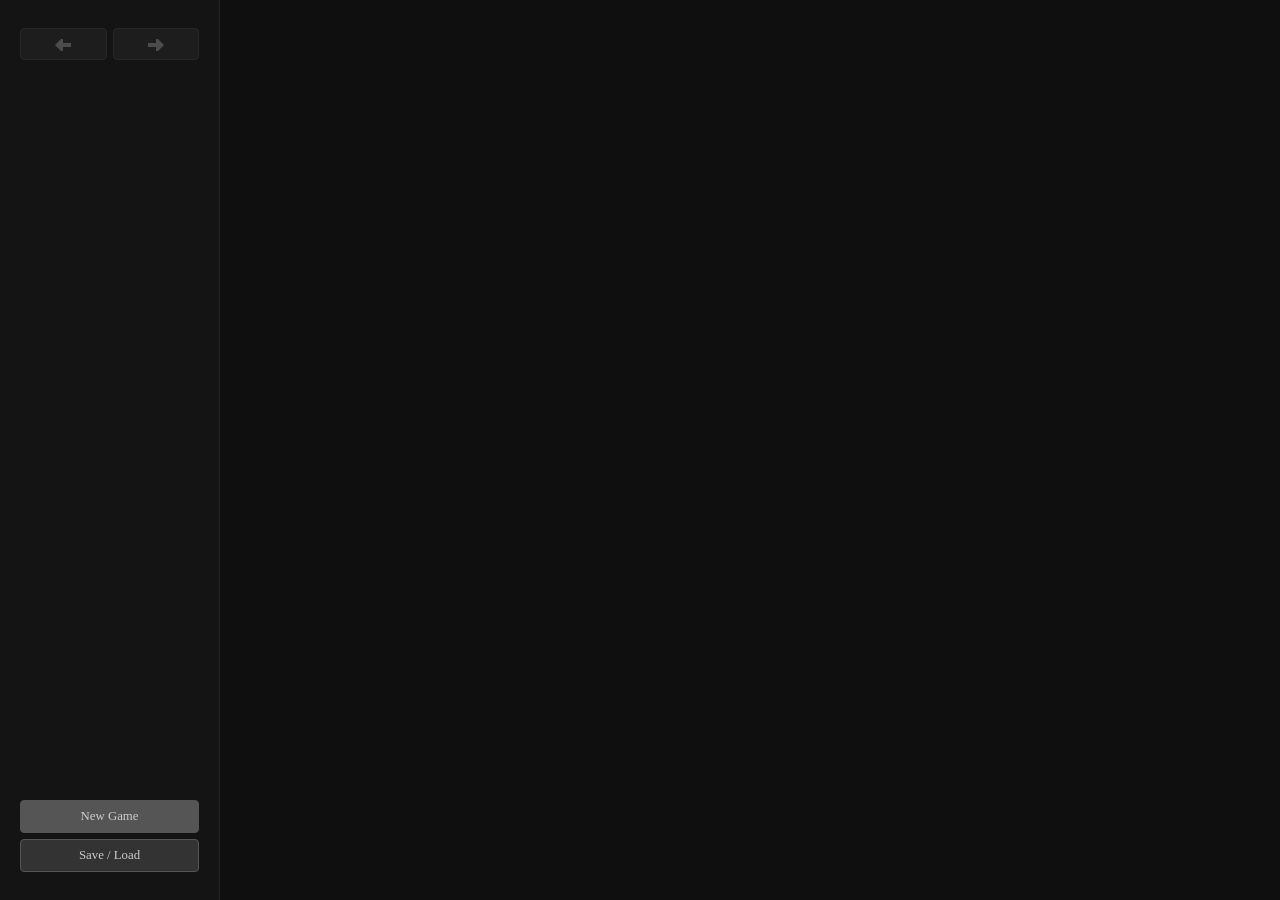
<file: frontend/editor/template.html>
<!DOCTYPE html>
<html lang="en">
<head>
<meta charset="UTF-8">
<meta name="viewport" content="width=device-width, initial-scale=1.0, viewport-fit=cover, interactive-widget=resizes-content">
<meta name="color-scheme" content="dark">
<meta name="theme-color" content="#141414">
<title>Story Game</title>
<link rel="stylesheet" href="template_styles.css">
</head>
<body>
<div id="app">
    <aside id="side-panel" aria-label="Status and menu">
        <div id="nav-row">
            <button id="nav-back" onclick="game.goBack()" disabled aria-label="Back" title="Back"><svg viewBox="0 0 16 16" fill="currentColor" width="1em" height="1em"><path d="M8 10L8 14L6 14L-2.62268e-07 8L6 2L8 2L8 6L16 6L16 10L8 10Z"/></svg></button>
            <button id="nav-forward" onclick="game.goForward()" disabled aria-label="Forward" title="Forward"><svg viewBox="0 0 16 16" fill="currentColor" width="1em" height="1em"><path d="M8 6L8 2L10 2L16 8L10 14L8 14L8 10L-1.74845e-07 10L-3.01991e-07 6L8 6Z"/></svg></button>
        </div>
        <div id="side-panel-content"></div>
        <button id="new-game-btn" onclick="game.newGame()">New Game</button>
        <button id="save-load-btn" onclick="game.showSaveLoad()">Save / Load</button>
    </aside>
    <div id="side-panel-backdrop" onclick="game.closeMobilePanel()"></div>
    <main id="main-panel">
        <div id="mobile-bar">
            <button id="mobile-menu-btn" type="button" onclick="game.toggleMobilePanel()" aria-label="Toggle status panel" aria-controls="side-panel" aria-expanded="false">&#9776; Status</button>
            <div id="mobile-nav-row">
                <button id="mobile-nav-back" type="button" onclick="game.goBack()" disabled aria-label="Back" title="Back"><svg viewBox="0 0 16 16" fill="currentColor" width="1em" height="1em"><path d="M8 10L8 14L6 14L-2.62268e-07 8L6 2L8 2L8 6L16 6L16 10L8 10Z"/></svg></button>
                <button id="mobile-nav-forward" type="button" onclick="game.goForward()" disabled aria-label="Forward" title="Forward"><svg viewBox="0 0 16 16" fill="currentColor" width="1em" height="1em"><path d="M8 6L8 2L10 2L16 8L10 14L8 14L8 10L-1.74845e-07 10L-3.01991e-07 6L8 6Z"/></svg></button>
            </div>
            <button id="mobile-save-btn" type="button" onclick="game.showSaveLoad()" aria-label="Save or Load Game">Save / Load</button>
        </div>
        <div id="main-scroll">
            <div id="passage-content"></div>
        </div>
    </main>

    <div id="save-load-overlay" style="display:none;">
        <div id="save-load-modal" role="dialog" aria-modal="true" aria-labelledby="save-load-title">
            <h3 id="save-load-title">Save / Load Game</h3>
            <div id="save-slots"></div>
            <button id="save-load-close" onclick="game.hideSaveLoad()">Close</button>
        </div>
    </div>
</div>

<script>
// __STORY_DATA_PLACEHOLDER__

const game = {
    state: {},
    currentNodeId: null,
    nodes: {},
    startNode: null,
    sidePanelNodeId: null,
    _freshEntry: false,
    _inInit: false,
    _renderOnly: false,
    _renderOnlyWarned: new Set(),
    temp: {},
    setup: null,
    helper: null,
    _bootSetup: false,
    _helpersInstalled: false,
    _functions: {},
    _fnDepth: 0,
    _fnReturn: undefined,
    _inFn: false,

    init(data) {
        this._installHelpers();
        this.projectName = data.name;
        document.title = this.projectName;
        this.state = { ...data.variables };
        this.state._visited = {};
        this._originalVars = JSON.parse(JSON.stringify(data.variables));
        this._formCounters = { textfield: 0, checkbox: 0, radiogroup: 0, dropdown: 0, textarea: 0, number: 0 };
        this._audio = {
            tracks: {},
            active: new Set(),
            musicVolume: 1,
            sfxVolume: 1,

            ensurePlaying(url, opts) {
                if (!window.Audio) return;
                opts = opts || {};
                const ch = opts.channel || 'music';
                let track = this.tracks[url];
                if (!track) {
                    try {
                        track = new Audio(url);
                        // Preview inside the app: assets come from the nfasset://
                        // scheme; request them in CORS mode (see _assetCorsAttr).
                        if (window.NF_ASSET_CORS) track.crossOrigin = 'anonymous';
                        track.preload = 'metadata';
                    } catch (e) { return; }
                    this.tracks[url] = track;
                    track._nfState = 'stopped';
                    track._nfChannel = ch;
                    track._nfVolume = opts.volume == null ? 1 : opts.volume;
                }
                track.loop = !!opts.loop;
                track._nfChannel = ch;
                track._nfVolume = opts.volume == null ? 1 : opts.volume;
                const baseVol = this.chVolume(ch) * (track._nfVolume || 1);
                if (track._nfState === 'playing' && !track.paused && !track.ended) {
                    track.volume = baseVol;
                    return;
                }
                if (track._nfState === 'paused' && track.currentTime > 0) {
                    track.volume = baseVol;
                    this._playWithFade(track, baseVol, opts.fade || 0);
                    return;
                }
                track.currentTime = 0;
                track.volume = opts.fade > 0 ? 0 : baseVol;
                this._playWithFade(track, baseVol, opts.fade || 0);
            },

            _playWithFade(track, targetVol, fadeMs) {
                track._nfState = 'playing';
                const start = performance.now();
                const ramp = () => {
                    const elapsed = performance.now() - start;
                    const v = fadeMs > 0 ? Math.min(targetVol, targetVol * elapsed / fadeMs) : targetVol;
                    track.volume = v;
                    if (v < targetVol) requestAnimationFrame(ramp);
                };
                try { track.play().catch(() => {}); } catch (e) {}
                if (fadeMs > 0) ramp(); else track.volume = targetVol;
            },

            chVolume(ch) {
                return ch === 'sfx' ? this.sfxVolume : this.musicVolume;
            },

            pauseTrack(url) {
                const track = this.tracks[url];
                if (track) { track.pause(); track._nfState = 'paused'; }
            },

            stopTrack(url) {
                const track = this.tracks[url];
                if (track) {
                    track.pause();
                    track.currentTime = 0;
                    track._nfState = 'stopped';
                }
            },

            restartTrack(url) {
                const track = this.tracks[url];
                if (track) {
                    track.currentTime = 0;
                    track._nfState = 'stopped';
                    this._playWithFade(track, this.chVolume(track._nfChannel || 'music') * (track._nfVolume || 1), 0);
                }
            },

            stopUndeclared() {
                for (const url of Object.keys(this.tracks)) {
                    if (!this.active.has(url)) this.stopTrack(url);
                }
                this.active = new Set();
            },

            stopAll() {
                for (const url of Object.keys(this.tracks)) this.stopTrack(url);
                this.tracks = {};
                this.active = new Set();
            },

            setMasterVolume(channel, v) {
                if (channel === 'sfx') this.sfxVolume = v; else this.musicVolume = v;
                for (const url of Object.keys(this.tracks)) {
                    const track = this.tracks[url];
                    if (track && (track._nfChannel || 'music') === channel) {
                        track.volume = this.chVolume(channel) * (track._nfVolume || 1);
                    }
                }
            },

            directive(params) {
                if (!params || !window.Audio) return;
                const parts = params.split(',').map(s => s.trim());
                const url = parts.shift();
                if (!url) return;
                let channel = 'music';
                let loop = false;
                let volume = 1;
                let fade = 0;
                let verb = null;
                for (const p of parts) {
                    if (!p) continue;
                    const eqI = p.indexOf('=');
                    const key = (eqI >= 0 ? p.slice(0, eqI) : p).trim().toLowerCase();
                    const val = eqI >= 0 ? p.slice(eqI + 1).trim() : '';
                    if (key === 'music' || key === 'sfx') { channel = key; }
                    else if (key === 'loop') { loop = val === '' || val.toLowerCase() !== 'false'; }
                    else if (key === 'volume') { const v = parseFloat(val); if (!isNaN(v)) volume = Math.max(0, Math.min(1, v)); }
                    else if (key === 'fade') { const f = parseInt(val, 10); if (!isNaN(f)) fade = Math.max(0, f); }
                    else if (key === 'stop' || key === 'pause' || key === 'restart') { verb = key; }
                }
                if (verb) {
                    this[verb + 'Track'](url);
                    return;
                }
                this.active.add(url);
                this.ensurePlaying(url, { channel: channel, loop: loop, volume: volume, fade: fade });
            },
        };
        this._actionBlocks = [];
        this._actionBlockLinks = [];
        this._liveRegions = [];
        this._liveTimers = [];
        this._history = [];
        this._historyIndex = -1;
        this._varValues = [];
        this._includeCount = 0;
        this._includeLimitNotified = false;
        this._includedChoices = [];
        for (const n of data.nodes) {
            this.nodes[n.id] = n;
            if (n.id === 'side_panel') this.sidePanelNodeId = n.id;
        }

        // Register function catalogues into a global name-index before the setup
        // node boots, so boot-time directives can call {fn:} helpers.
        this._functions = {};
        for (const n of data.nodes) {
            if (n.is_function && typeof n.text === 'string') this._registerFnCatalogue(n.text);
        }

        // Build the immutable `setup` scope before the first render: seed from
        // the saved setup constants, then run the reserved `setup` node (which may
        // add/replace), then deep-freeze.
        this._bootSetup = true;
        this.setup = { ...(data.setup || {}) };
        this.temp = {};
        this._freshEntry = true;
        const setupNode = this.nodes['setup'];
        if (setupNode && typeof setupNode.text === 'string') this._processDirectives(setupNode.text || '', false);
        this._freshEntry = false;
        this._bootSetup = false;
        this.setup = this._freezeSetup(this.setup);

        const nodeIds = Object.keys(this.nodes);
        const mainNodeIds = nodeIds.filter(id =>
            id !== 'side_panel' && id !== 'setup' &&
            !(this.nodes[id] && this.nodes[id].is_function)
        );
        const explicitStart = mainNodeIds.find(id => this.nodes[id].is_start === true);
        this.startNode = explicitStart || (mainNodeIds.length > 0 ? mainNodeIds[0] : (nodeIds.length > 0 ? nodeIds[0] : null));

        document.getElementById('app').addEventListener('click', (e) => {
            let link = e.target.closest('a[data-node]');
            if (link) {
                e.preventDefault();
                if (!link.classList.contains('disabled')) this.navigateTo(link.dataset.node, parseInt(link.dataset.choiceIndex));
                return;
            }
            link = e.target.closest('a[data-action-block]');
            if (link) {
                e.preventDefault();
                if (!link.classList.contains('disabled')) this.applyActionBlock(parseInt(link.dataset.actionBlock, 10));
            }
        });

        document.getElementById('save-load-overlay').addEventListener('click', (e) => {
            if (e.target === e.currentTarget) this.hideSaveLoad();
        });

        // Form element event delegation
        document.getElementById('app').addEventListener('change', (e) => {
            const el = e.target;
            if (el.dataset.nfType === 'checkbox') {
                const varName = el.dataset.targetVar;
                const value = el.dataset.value;
                if (value) {
                    this.state[varName] = el.checked ? value : this._resetVar(varName);
                } else {
                    this.state[varName] = !!el.checked;
                }
                this._reRender();
            } else if (el.dataset.nfType === 'radio') {
                const varName = el.dataset.targetVar;
                const value = el.value;
                if (el.checked) {
                    this.state[varName] = value;
                    this._reRender();
                }
            } else if (el.dataset.nfType === 'dropdown') {
                this.state[el.dataset.targetVar] = el.value;
                this._reRender();
            }
        });

        document.getElementById('app').addEventListener('input', (e) => {
            const el = e.target;
            if ((el.dataset.nfType === 'textfield' || el.dataset.nfType === 'textarea') && el.dataset.commit === 'live') {
                this.state[el.dataset.targetVar] = el.value;
                this._reRender();
            }
            if (el.dataset.nfType === 'number') {
                if (el.value === '') return;
                this.state[el.dataset.targetVar] = el.valueAsNumber;
                this._reRender();
            }
        });

        document.getElementById('app').addEventListener('blur', (e) => {
            const el = e.target;
            if ((el.dataset.nfType === 'textfield' || el.dataset.nfType === 'textarea') && el.dataset.commit === 'blur') {
                this.state[el.dataset.targetVar] = el.value;
                this._reRender();
            }
        }, true);

        document.getElementById('app').addEventListener('keydown', (e) => {
            const el = e.target;
            if (el.dataset.nfType === 'textfield' && e.key === 'Enter') {
                const commit = el.dataset.commit;
                if (commit === 'onEnterKey' || !commit) {
                    this.state[el.dataset.targetVar] = el.value;
                    this._reRender();
                }
            }
        });

        if (this.loadGame()) { this.updateNavButtons(); return; }

        this.renderSidePanel();
        if (this.startNode) {
            this._history = [this.startNode];
            this._historyIndex = 0;
            this.render(this.startNode);
        } else {
            document.getElementById('passage-content').textContent = 'No story content.';
        }
        this.updateNavButtons();
    },

    navigateTo(slug, choiceIndex) {
        const node = this.currentNodeId ? this.nodes[this.currentNodeId] : null;
        const choices = this._activeChoices || (node ? (node.choices || []) : []);
        let choice;
        if (!isNaN(choiceIndex)) {
            choice = choices[choiceIndex];
        } else {
            choice = choices.find(c => c.target_node_id === slug);
        }

        if (choice && choice.prerequisite) {
            if (!this._evalBool(choice.prerequisite)) return;
        }
        if (choice && choice.mutation) {
            this._evalMutation(choice.mutation, (msg) => this.notify(msg));
        }
        if (this.nodes[slug]) this.render(slug);
        if (this._historyIndex < this._history.length - 1) {
            this._history = this._history.slice(0, this._historyIndex + 1);
        }
        this._historyIndex++;
        this._history[this._historyIndex] = this.currentNodeId;
        this.updateNavButtons();
        this.autoSave();
    },

    applyActionBlock(idx) {
        const body = (this._actionBlocks || [])[idx];
        if (body == null) return;
        const out = this._processDirectives(body, false);
        const redirect = this._checkRedirects(out.text);
        if (redirect === 'back') { this.autoSave(); this.goBack(); return; }
        if (redirect && this.nodes[redirect]) {
            this.autoSave();
            this.render(redirect);
            return;
        }
        const scroller = document.getElementById('main-panel');
        const prevScrollTop = scroller ? scroller.scrollTop : 0;
        if (this.currentNodeId) this.render(this.currentNodeId);
        if (scroller && prevScrollTop > 0) this._restoreScroll(scroller, prevScrollTop);
        this.autoSave();
    },

    _restoreScroll(scroller, target) {
        let tries = 0;
        const attempt = () => {
            scroller.scrollTop = target;
            if (scroller.scrollTop >= target) return;
            if (tries++ >= 300) return;
            requestAnimationFrame(attempt);
        };
        requestAnimationFrame(attempt);
    },

    renderSidePanel() {
        const el = document.getElementById('side-panel-content');
        if (this.sidePanelNodeId && this.nodes[this.sidePanelNodeId]) {
            const sideNode = this.nodes[this.sidePanelNodeId];
            const text = this._preprocessText(sideNode.text || '');
            const mergedChoices = (sideNode.choices || []).concat(this._includedChoices);
            el.innerHTML = this.renderContent(text, mergedChoices);
        } else {
            el.innerHTML = '';
        }
    },

    notify(message, options) {
        if (typeof message === 'object' && message !== null) {
            options = message;
            message = options.message || '';
        }
        options = options || {};
        const type = options.type || 'info';
        const duration = options.duration || 2500;
        const delay = options.delay || 0;

        let container = document.getElementById('game-toast-container');
        if (!container) {
            container = document.createElement('div');
            container.id = 'game-toast-container';
            document.getElementById('app').appendChild(container);
        }

        const toast = document.createElement('div');
        toast.className = 'nf-toast nf-toast-' + type;
        toast.textContent = message;
        toast.style.opacity = '0';

        const show = () => {
            container.appendChild(toast);
            requestAnimationFrame(() => { toast.style.opacity = '1'; });
            setTimeout(() => {
                toast.style.opacity = '0';
                setTimeout(() => {
                    toast.remove();
                    if (!container.children.length) container.remove();
                }, 300);
            }, duration);
        };

        if (delay > 0) {
            setTimeout(show, delay);
        } else {
            show();
        }
    },

    _notifyDirective(params) {
        params = params.trim();
        if (!params) return;
        const parts = params.split(',').map(s => s.trim());
        const message = parts.shift();
        const options = {};
        for (const p of parts) {
            const eqI = p.indexOf('=');
            if (eqI < 0) continue;
            const key = p.slice(0, eqI).trim().toLowerCase();
            const val = p.slice(eqI + 1).trim();
            if (key === 'type') options.type = val;
            else if (key === 'duration') { const v = parseInt(val, 10); if (!isNaN(v)) options.duration = v; }
            else if (key === 'delay') { const v = parseInt(val, 10); if (!isNaN(v)) options.delay = v; }
        }
        this.notify(message, options);
    },

    formatKey(key) {
        return key.replace(/_/g, ' ').replace(/\b\w/g, c => c.toUpperCase());
    },

    autoSave() {
        if (!this.projectName) return;
        this._saveToStorage('storyeditor_autosave');
        try {
            localStorage.setItem('storyeditor_save', localStorage.getItem('storyeditor_autosave'));
        } catch {}
    },

    _saveToStorage(key) {
        try {
            const save = {
                projectName: this.projectName,
                state: this.state,
                currentNodeId: this.currentNodeId,
                _history: this._history,
                _historyIndex: this._historyIndex,
                timestamp: Date.now()
            };
            localStorage.setItem(key, JSON.stringify(save));
        } catch (e) {
            console.warn('Save failed:', e);
        }
    },

    _loadFromStorage(key) {
        try {
            const raw = localStorage.getItem(key);
            if (!raw) return null;
            const save = JSON.parse(raw);
            if (save.projectName !== this.projectName) return null;
            return save;
        } catch {
            return null;
        }
    },

    loadGame() {
        let save = this._loadFromStorage('storyeditor_autosave');
        if (!save) save = this._loadFromStorage('storyeditor_save');
        if (!save) return false;
        if (!save.state || !save.currentNodeId) return false;
        this.state = save.state;
        this.temp = {};
        // Merge missing original variables (new vars added since the save was created)
        for (const [key, defaultVal] of Object.entries(this._originalVars || {})) {
            if (!(key in this.state)) {
                this.state[key] = defaultVal;
            }
        }
		if (!this.state._visited) this.state._visited = {};
		this._history = save._history || [save.currentNodeId];
		this._historyIndex = save._historyIndex !== undefined ? save._historyIndex : 0;
		this._liveTimers?.forEach(t => clearInterval(t));
		this._liveTimers = [];
		this._audio.stopAll();
		this.renderSidePanel();
        this.currentNodeId = save.currentNodeId;
        if (this.nodes[save.currentNodeId]) {
            this.render(save.currentNodeId);
        } else if (this.startNode) {
            this._history = [this.startNode];
            this._historyIndex = 0;
            this.render(this.startNode);
        } else {
            return false;
        }
        this.notify('Game restored from save.');
        return true;
    },

    newGame() {
        try {
            const keys = ['storyeditor_save', 'storyeditor_autosave'];
            for (let i = 1; i <= 5; i++) keys.push('storyeditor_save_' + i);
		keys.forEach(k => { try { localStorage.removeItem(k); } catch {} });
		} catch {}
		this._liveTimers?.forEach(t => clearInterval(t));
		this._liveTimers = [];
		this._audio.stopAll();
		window.location.reload();
	},

    showSaveLoad() {
        this.closeMobilePanel();
        this.renderSaveSlots();
        document.getElementById('save-load-overlay').style.display = 'flex';
    },

    hideSaveLoad() {
        document.getElementById('save-load-overlay').style.display = 'none';
    },

    renderSaveSlots() {
        const container = document.getElementById('save-slots');
        const slotNames = ['Auto-save', 'Slot 1', 'Slot 2', 'Slot 3', 'Slot 4', 'Slot 5'];
        const storageKeys = ['storyeditor_autosave', 'storyeditor_save_1', 'storyeditor_save_2', 'storyeditor_save_3', 'storyeditor_save_4', 'storyeditor_save_5'];
        const escHtml = (s) => String(s).replace(/&/g, '&amp;').replace(/</g, '&lt;').replace(/>/g, '&gt;').replace(/"/g, '&quot;').replace(/'/g, '&#39;');

        let html = '';
        for (let i = 0; i < 6; i++) {
            const save = this._loadFromStorage(storageKeys[i]);
            const isOccupied = save !== null;
            const isAuto = i === 0;
            const nodeTitle = isOccupied && this.nodes[save.currentNodeId]
                ? this.nodes[save.currentNodeId].title || save.currentNodeId
                : null;

            html += '<div class="save-slot">';
            html += '  <div class="save-slot-info">';
            html += '    <div class="save-slot-label">' + slotNames[i] + '</div>';
            if (isOccupied) {
                html += '    <div class="save-slot-title">' + escHtml(nodeTitle) + '</div>';
                html += '    <div class="save-slot-time">' + this._formatTime(save.timestamp) + '</div>';
            } else {
                html += '    <div class="save-slot-empty">Empty</div>';
            }
            html += '  </div>';
            html += '  <div class="save-slot-actions">';
            html += '    <button class="save-slot-load" onclick="game.loadFromSlot(' + i + ')">Load</button>';
            if (isOccupied && !isAuto) {
                html += '    <button class="save-slot-delete" onclick="game.deleteSlot(' + i + ')">Delete</button>';
            }
            if (isAuto) {
                html += '    <button class="save-slot-save" onclick="game.saveToSlot(' + i + ')">Save</button>';
            } else {
                html += '    <button class="save-slot-save" onclick="game.saveToSlot(' + i + ')">' + (isOccupied ? 'Overwrite' : 'Save') + '</button>';
            }
            html += '  </div>';
            html += '</div>';
        }
        container.innerHTML = html;
    },

    _resetVar(varName) {
        const current = this.state[varName];
        if (typeof current === 'boolean') return false;
        if (typeof current === 'number') return 0;
        return '';
    },

    _formatTime(ts) {
        const d = new Date(ts);
        return d.toLocaleDateString() + ' ' + d.toLocaleTimeString();
    },

    saveToSlot(index) {
        if (!this.currentNodeId) { this.notify('No game in progress to save.'); return; }
        const keys = ['storyeditor_autosave', 'storyeditor_save_1', 'storyeditor_save_2', 'storyeditor_save_3', 'storyeditor_save_4', 'storyeditor_save_5'];
        this._saveToStorage(keys[index]);
        if (index === 0) {
            try { localStorage.setItem('storyeditor_save', localStorage.getItem('storyeditor_autosave')); } catch {}
        }
        this.renderSaveSlots();
        this.notify('Game saved to ' + (index === 0 ? 'Auto-save' : 'Slot ' + index) + '.');
    },

    loadFromSlot(index) {
        const keys = ['storyeditor_autosave', 'storyeditor_save_1', 'storyeditor_save_2', 'storyeditor_save_3', 'storyeditor_save_4', 'storyeditor_save_5'];
        const save = this._loadFromStorage(keys[index]);
        if (!save) { this.notify('Slot is empty.'); return; }
        this.state = save.state;
        this.temp = {};
        // Merge missing original variables (new vars added since the save was created)
        for (const [key, defaultVal] of Object.entries(this._originalVars || {})) {
            if (!(key in this.state)) {
                this.state[key] = defaultVal;
            }
        }
        if (!this.state._visited) this.state._visited = {};
        this._history = save._history || [save.currentNodeId];
        this._historyIndex = save._historyIndex !== undefined ? save._historyIndex : 0;
        this.hideSaveLoad();
        if (this.nodes[save.currentNodeId]) {
            this.render(save.currentNodeId);
        } else if (this.startNode) {
            this._history = [this.startNode];
            this._historyIndex = 0;
            this.render(this.startNode);
        } else {
            return;
        }
        this.updateNavButtons();
        this.notify('Game loaded from ' + (index === 0 ? 'Auto-save' : 'Slot ' + index) + '.');
    },

    deleteSlot(index) {
        if (index === 0) return;
        const keys = ['', 'storyeditor_save_1', 'storyeditor_save_2', 'storyeditor_save_3', 'storyeditor_save_4', 'storyeditor_save_5'];
        try {
            localStorage.removeItem(keys[index]);
        } catch {}
        this.renderSaveSlots();
        this.notify('Slot ' + index + ' deleted.');
    },

    goBack() {
        if (this._historyIndex <= 0) return;
        this._historyIndex--;
        const slug = this._history[this._historyIndex];
        if (this.nodes[slug]) {
            this.render(slug);
            if (this.currentNodeId !== slug) {
                this._history[this._historyIndex] = this.currentNodeId;
            }
        }
        this.updateNavButtons();
    },

    goForward() {
        if (this._historyIndex >= this._history.length - 1) return;
        this._historyIndex++;
        const slug = this._history[this._historyIndex];
        if (this.nodes[slug]) {
            this.render(slug);
            if (this.currentNodeId !== slug) {
                this._history[this._historyIndex] = this.currentNodeId;
            }
        }
        this.updateNavButtons();
    },

    updateNavButtons() {
        const backBtn = document.getElementById('nav-back');
        const forwardBtn = document.getElementById('nav-forward');
        if (backBtn) backBtn.disabled = this._historyIndex <= 0;
        if (forwardBtn) forwardBtn.disabled = this._historyIndex >= this._history.length - 1;
        const mBackBtn = document.getElementById('mobile-nav-back');
        const mForwardBtn = document.getElementById('mobile-nav-forward');
        if (mBackBtn) mBackBtn.disabled = this._historyIndex <= 0;
        if (mForwardBtn) mForwardBtn.disabled = this._historyIndex >= this._history.length - 1;
    },

    toggleMobilePanel() {
        const panel = document.getElementById('side-panel');
        const backdrop = document.getElementById('side-panel-backdrop');
        if (!panel) return;
        const isOpen = panel.classList.toggle('mobile-open');
        if (backdrop) backdrop.classList.toggle('mobile-open', isOpen);
        const btn = document.getElementById('mobile-menu-btn');
        if (btn) btn.setAttribute('aria-expanded', isOpen ? 'true' : 'false');
    },

    closeMobilePanel() {
        const panel = document.getElementById('side-panel');
        const backdrop = document.getElementById('side-panel-backdrop');
        if (panel) panel.classList.remove('mobile-open');
        if (backdrop) backdrop.classList.remove('mobile-open');
        const btn = document.getElementById('mobile-menu-btn');
        if (btn) btn.setAttribute('aria-expanded', 'false');
    },

    processDirectives(text) {
        this._varValues = [];
        this._includeCount = 0;
        this._includeLimitNotified = false;
        this._includedChoices = [];
        return this._processDirectives(text, false).text;
    },

    _processDirectives(text, inLoop) {
        let out = '';
        let i = 0;
        const n = text.length;
        while (i < n) {
            if (text[i] !== '{') { out += text[i]; i++; continue; }
            const rest = text.slice(i);
            let m;
            if (this._renderOnly) {
                if (rest.startsWith('{set:')) {
                    const sm = this._findSetEnd(text, i);
                    if (sm) { this._renderOnlyWarn('set'); i = sm.end; continue; }
                }
                const um = rest.match(/^\{unset:[^}]*\}/);
                if (um) { this._renderOnlyWarn('unset'); i += um[0].length; continue; }
                const rm = rest.match(/^\{redirect:[^}]*\}/);
                if (rm) { this._renderOnlyWarn('redirect'); i += rm[0].length; continue; }
                const am = rest.match(/^\{audio:[^}]*\}/i);
                if (am) { this._renderOnlyWarn('audio'); i += am[0].length; continue; }
                const nm = rest.match(/^\{notify:[^}]*\}/i);
                if (nm) { i += nm[0].length; continue; }
                const im = rest.match(/^\{include:[^}]*\}/i);
                if (im) { this._renderOnlyWarn('include'); i += im[0].length; continue; }
                if (rest.startsWith('{fn:') || rest.startsWith('{endfn}')) {
                    const fe = rest.match(/^\{fn:?\s*[^}]*\}/i);
                    if (fe) { this._renderOnlyWarn('fn'); i += fe[0].length; continue; }
                    if (rest.startsWith('{endfn}')) { this._renderOnlyWarn('fn'); i += 7; continue; }
                }
                if (rest.startsWith('{return')) {
                    const rem = this._findDirectiveEnd(text, i, rest.match(/^\{return:?/i)[0].length);
                    if (rem) { this._renderOnlyWarn('return'); i = rem.end; continue; }
                }
                if (rest.startsWith('{call:')) {
                    const cem = this._findDirectiveEnd(text, i, '{call:'.length);
                    if (cem) { this._renderOnlyWarn('call'); i = cem.end; continue; }
                }
                if (rest.startsWith('{action:')) {
                    const end = text.indexOf('{endaction}', i);
                    if (end !== -1) { this._renderOnlyWarn('action'); i = end + 11; continue; }
                }
                if (/^\{live:/i.test(rest)) {
                    const lem = rest.match(/\{endlive\}/i);
                    const end = lem ? i + lem.index : -1;
                    if (end !== -1) { this._renderOnlyWarn('live'); i = end + 9; continue; }
                }
                if (rest.startsWith('{wait:')) {
                    const end = text.indexOf('{endwait}', i);
                    if (end !== -1) { this._renderOnlyWarn('wait'); i = end + 9; continue; }
                }
                if (rest.startsWith('{init}')) {
                    const block = this._findInitEnd(text, i);
                    if (block) { this._renderOnlyWarn('init'); i = block.end; continue; }
                }
                if (rest.startsWith('{for:')) {
                    const block = this._findForEnd(text, i);
                    if (block) { this._renderOnlyWarn('for'); i = block.end; continue; }
                }
                if (rest.startsWith('{while:')) {
                    const block = this._findWhileEnd(text, i);
                    if (block) { this._renderOnlyWarn('while'); i = block.end; continue; }
                }
                if (rest.startsWith('{do}')) {
                    const block = this._findDoWhileEnd(text, i);
                    if (block) { this._renderOnlyWarn('do'); i = block.end; continue; }
                }
                const fm = rest.match(/^\{((?:textfield|checkbox|radiogroup|radiobutton|textarea|number|dropdown|endradiogroup)[^}]*)\}/i);
                if (fm) { this._renderOnlyWarn('form'); i += fm[0].length; continue; }
            }
            if (rest.startsWith('{break}')) {
                if (inLoop) return { text: out, signal: 'break' };
                out += '{break}';
                i += 7;
                continue;
            }
            if (rest.startsWith('{continue}')) {
                if (inLoop) return { text: out, signal: 'continue' };
                out += '{continue}';
                i += 10;
                continue;
            }
            if (rest.startsWith('{action:')) {
                const am = rest.match(/^\{action:\s*([^}]*)\}/i);
                if (!am) { out += '{action:'; i += 8; continue; }
                const closePos = text.indexOf('{endaction}', i + am[0].length);
                if (closePos === -1) { out += '{action:'; i += 8; continue; }
                const params = am[1].trim();
                const body = text.slice(i + am[0].length, closePos);
                const idx = this._actionBlocks.length;
                this._actionBlocks.push(body);
                const parts = params.split(',').map(p => p.trim());
                const label = parts[0] || 'action';
                let disabled = false;
                if (parts[1]) {
                    disabled = !this._evalBool(parts[1]);
                }
                const behavior = (parts[2] || 'disable').toLowerCase();
                if (disabled && behavior === 'hide') {
                    i = closePos + 11;
                    continue;
                }
                const linkIdx = this._actionBlockLinks.length;
                this._actionBlockLinks.push(
                    '<a href="#" data-action-block="' + idx + '"' + (disabled ? ' class="disabled"' : '') + '>' + label + '</a>'
                );
                out += '\u0000nfaction_' + linkIdx + '\u0000';
                i = closePos + 11;
                continue;
            }
            if (/^\{live:/i.test(rest)) {
                const lm = rest.match(/^\{live:\s*([^}]*)\}/i);
                if (!lm) { out += '{live:'; i += 6; continue; }
                const em = text.slice(i).match(/\{endlive\}/i);
                const closePos = em ? i + em.index : -1;
                if (closePos === -1) { out += '{live:'; i += 6; continue; }
                const interval = parseInt(lm[1].trim(), 10);
                if (isNaN(interval)) { out += text.slice(i, closePos + 9); i = closePos + 9; continue; }
                const id = this._liveRegions.length;
                this._liveRegions.push({ id, interval: Math.max(50, interval), body: text.slice(i + lm[0].length, closePos) });
                out += '\u0000nflive_' + id + '\u0000';
                i = closePos + 9;
                continue;
            }
            if (rest.startsWith('{set:')) {
                const sm = this._findSetEnd(text, i);
                if (sm) {
                    this._evalMutation(sm.expr, (msg) => this.notify(msg));
                    i = sm.end;
                    continue;
                }
            }
            if (rest.startsWith('{return')) {
                const pm = this._findDirectiveEnd(text, i, rest.match(/^\{return:?/i)[0].length);
                if (pm) { this._fnReturn = this._evalValue(pm.expr); i = pm.end; return { text: out, signal: 'fnreturn' }; }
            }
            if (rest.startsWith('{call:')) {
                const cm = this._findDirectiveEnd(text, i, '{call:'.length);
                if (cm) {
                    const parts = this._splitArgs(cm.expr);
                    const name = (parts[0] || '').trim();
                    const args = parts.slice(1).map(a => this._evalValue(a.trim()));
                    const val = this._callFunction(name, args);
                    if (!(val === undefined || (val !== null && typeof val === 'object' && !Array.isArray(val)))) {
                        const idx = this._varValues.length;
                        this._varValues.push(Array.isArray(val) ? val.join(', ') : String(val));
                        out += '\u0000nfvar_' + idx + '\u0000';
                    }
                    i = cm.end;
                    continue;
                }
            }
            if ((m = rest.match(/^\{unset:\s*((?:state|temp)\.\w+|temp)\}/))) {
                const target = m[1].trim();
                if (target === 'temp') {
                    this.temp = {};
                } else if (target.startsWith('state.')) {
                    delete this.state[target.slice(6)];
                } else {
                    delete this.temp[target.slice(5)];
                }
                i += m[0].length;
                continue;
            }
            if ((m = rest.match(/^\{include:\s*([^}]+)\}/i))) {
                const slug = m[1].trim();
                const target = this.nodes[slug];
                i += m[0].length;
                if (!target) { out += m[0]; continue; }
                if (this._includeCount >= 100) {
                    if (!this._includeLimitNotified) { this.notify('Include limit exceeded.'); this._includeLimitNotified = true; }
                    continue;
                }
                this._includeCount++;
                if (!this._inInit && !this._inFn) {
                    this._includedChoices.push(...(target.choices || []));
                }
                const r = this._processDirectives(target.text || '', inLoop);
                out += r.text;
                if (r.signal) return { text: out, signal: r.signal };
                continue;
            }
            if (rest.startsWith('{print')) {
                const open = rest.match(/^\{print:?/i);
                if (open) {
                    const pm = this._findDirectiveEnd(text, i, open[0].length);
                    if (pm) {
                        const val = this._evalValue(pm.expr);
                        if (val === undefined || (val !== null && typeof val === 'object' && !Array.isArray(val))) {
                            out += text.slice(i, pm.end);
                        } else {
                            const idx = this._varValues.length;
                            this._varValues.push(Array.isArray(val) ? val.join(', ') : String(val));
                            out += '\u0000nfvar_' + idx + '\u0000';
                        }
                        i = pm.end;
                        continue;
                    }
                }
            }
            if (rest.startsWith('{for:')) {
                const block = this._findForEnd(text, i);
                if (block) {
                    out += this._runFor(block.init, block.condition, block.update, block.body);
                    i = block.end;
                    continue;
                }
            }
            if (rest.startsWith('{while:')) {
                const block = this._findWhileEnd(text, i);
                if (block) {
                    out += this._runWhile(block.body, block.condition);
                    i = block.end;
                    continue;
                }
            }
            if (rest.startsWith('{do}')) {
                const block = this._findDoWhileEnd(text, i);
                if (block) {
                    out += this._runDoWhile(block.body, block.condition);
                    i = block.end;
                    continue;
                }
            }
            if (rest.startsWith('{init}')) {
                const block = this._findInitEnd(text, i);
                if (block) {
                    if (this._freshEntry && !inLoop && !this._inInit) {
                        this._inInit = true;
                        try { this._processDirectives(block.body, false); } finally { this._inInit = false; }
                    }
                    i = block.end;
                    continue;
                }
			}
 			if ((m = rest.match(/^\{audio:([^}]+)\}/i))) {
 				if (this._bootSetup) { i += m[0].length; continue; }
 				this._audio.directive(m[1]);
 				i += m[0].length;
 				continue;
 			}
 			if ((m = rest.match(/^\{notify:([^}]+)\}/i))) {
 				this._notifyDirective(m[1]);
 				i += m[0].length;
 				continue;
 			}
			if (rest.startsWith('{if:')) {
				const parsed = this._parseIfBranches(text, i);
				if (parsed) {
					const selected = this._selectIfBranch(parsed, text);
					if (selected !== null) {
						const r = this._processDirectives(selected, inLoop);
						out += r.text;
						if (r.signal) return { text: out, signal: r.signal };
					}
					i = parsed.endIndex;
					continue;
				}
			}
			out += text[i];
			i++;
		}
        return { text: out, signal: null };
    },

    _selectIfBranch(parsed, text) {
        const endifPos = parsed.endIndex - 7;
        let selected = null;
        for (let b = 0; b < parsed.branches.length; b++) {
            const branch = parsed.branches[b];
            if (branch.type === 'endif') break;
            let match = false;
            if (branch.type === 'else') {
                match = true;
            } else {
                match = this._evalBool(branch.condition);
            }
            if (match) {
                const nextTagStart = (b + 1 < parsed.branches.length) ? parsed.branches[b + 1].tagStart : endifPos;
                selected = text.slice(branch.tagEnd, nextTagStart);
                break;
            }
        }
        return selected;
    },

    _parseIfBranches(text, i) {
        const rest = text.slice(i);
        const m = rest.match(/^\{if:\s*([^}]*)\}/);
        if (!m) return null;
        let branches = [];
        branches.push({ type: 'if', condition: m[1].trim(), tagEnd: i + m[0].length });
        let depth = 1;
        let j = i + m[0].length;
        let endifPos = -1;
        const n = text.length;
        while (j < n && depth > 0) {
            if (text[j] === '{') {
                if (text.slice(j, j + 4) === '{if:') { depth++; j += 4; continue; }
                else if (text.slice(j, j + 7) === '{endif}') {
                    depth--;
                    if (depth === 0) { endifPos = j; branches.push({ type: 'endif', tagStart: j }); }
                    j += 7;
                    continue;
                }
                else if (depth === 1) {
                    if (text.slice(j, j + 8) === '{elseif:') {
                        let eStart = j + 8;
                        if (text[eStart] === ' ') eStart++;
                        const eEnd = text.indexOf('}', eStart);
                        if (eEnd !== -1) {
                            branches.push({ type: 'elseif', condition: text.slice(eStart, eEnd).trim(), tagStart: j, tagEnd: eEnd + 1 });
                            j = eEnd + 1;
                            continue;
                        }
                    }
                    else if (text.slice(j, j + 6) === '{else}') {
                        branches.push({ type: 'else', tagStart: j, tagEnd: j + 6 });
                        j += 6;
                        continue;
                    }
                }
            }
            j++;
        }
        if (endifPos === -1) return null;
        return { branches, endIndex: endifPos + 7 };
    },

    _runWhile(body, condition) {
        let out = '';
        let guard = 0;
        while (this._evalBool(condition)) {
            if (++guard > 1000) { this.notify('Loop limit exceeded.'); break; }
            const r = this._processDirectives(body, true);
            out += r.text;
            if (r.signal === 'break') return out;
            if (r.signal === 'continue') continue;
            if (r.signal === 'fnreturn') return r.text;
        }
        return out;
    },

    _runDoWhile(body, condition) {
        let out = '';
        let guard = 0;
        do {
            if (++guard > 1000) { this.notify('Loop limit exceeded.'); break; }
            const r = this._processDirectives(body, true);
            out += r.text;
            if (r.signal === 'break') return out;
            if (r.signal === 'continue') continue;
            if (r.signal === 'fnreturn') return r.text;
        } while (this._evalBool(condition));
        return out;
    },

    _runFor(init, condition, update, body) {
        let out = '';
        let guard = 0;
        this._evalMutation(init, (msg) => this.notify(msg));
        while (this._evalBool(condition)) {
            if (++guard > 1000) { this.notify('Loop limit exceeded.'); break; }
            const r = this._processDirectives(body, true);
            out += r.text;
            if (r.signal === 'break') return out;
            this._evalMutation(update, (msg) => this.notify(msg));
            if (r.signal === 'continue') continue;
            if (r.signal === 'fnreturn') return r.text;
        }
        return out;
    },

    _findWhileEnd(text, i) {
        const m = text.slice(i).match(/^\{while:\s*([^}]+)\}/);
        if (!m) return null;
        const condition = m[1].trim();
        const bodyStart = i + m[0].length;
        let j = bodyStart;
        let depth = 0;
        const n = text.length;
        while (j < n) {
            if (text.slice(j).startsWith('{do}')) {
                const nb = this._findDoWhileEnd(text, j);
                if (!nb) return null;
                j = nb.end;
                continue;
            }
            if (text.slice(j).startsWith('{endwhile}')) {
                if (depth === 0) {
                    return { body: text.slice(bodyStart, j), condition, end: j + 10 };
                }
                depth--;
                j += 10;
                continue;
            }
            if (text.slice(j).startsWith('{while:')) {
                const tm = text.slice(j).match(/^\{while:[^}]*\}/);
                if (!tm) { j++; continue; }
                depth++;
                j += tm[0].length;
                continue;
            }
            j++;
        }
        return null;
    },

    _findDoWhileEnd(text, i) {
        const bodyStart = i + 4;
        let j = bodyStart;
        let depth = 0;
        const n = text.length;
        while (j < n) {
            if (text.slice(j).startsWith('{do}')) {
                const nb = this._findDoWhileEnd(text, j);
                if (!nb) return null;
                j = nb.end;
                continue;
            }
            if (text.slice(j).startsWith('{for:')) {
                const fb = this._findForEnd(text, j);
                if (!fb) { j++; continue; }
                j = fb.end;
                continue;
            }
            if (text.slice(j).startsWith('{endwhile}')) {
                if (depth === 0) return null;
                depth--;
                j += 10;
                continue;
            }
            if (text.slice(j).startsWith('{while:')) {
                const tm = text.slice(j).match(/^\{while:[^}]*\}/);
                if (!tm) { j++; continue; }
                if (depth === 0) {
                    const condition = tm[0].slice(7, -1).trim();
                    return { body: text.slice(bodyStart, j), condition, end: j + tm[0].length };
                }
                depth++;
                j += tm[0].length;
                continue;
            }
            j++;
        }
        return null;
    },

    _findInitEnd(text, i) {
        if (text.slice(i, i + 6) !== '{init}') return null;
        const bodyStart = i + 6;
        let j = bodyStart;
        let depth = 0;
        const n = text.length;
        while (j < n) {
            if (text.slice(j).startsWith('{init}')) { depth++; j += 6; continue; }
            if (text.slice(j).startsWith('{endinit}')) {
                if (depth === 0) return { body: text.slice(bodyStart, j), end: j + 9 };
                depth--;
                j += 9;
                continue;
            }
            j++;
        }
        return null;
    },

    _findForEnd(text, i) {
        const m = text.slice(i).match(/^\{for:\s*([^}]+)\}/);
        if (!m) return null;
        const parts = m[1].split(';').map(s => s.trim());
        if (parts.length < 3) return null;
        const bodyStart = i + m[0].length;
        let j = bodyStart;
        let depth = 0;
        const n = text.length;
        while (j < n) {
            if (text.slice(j).startsWith('{do}')) {
                const nb = this._findDoWhileEnd(text, j);
                if (!nb) return null;
                j = nb.end;
                continue;
            }
            if (text.slice(j).startsWith('{for:')) {
                const tm = text.slice(j).match(/^\{for:[^}]*\}/);
                if (!tm) { j++; continue; }
                depth++;
                j += tm[0].length;
                continue;
            }
            if (text.slice(j).startsWith('{endfor}')) {
                if (depth === 0) return { body: text.slice(bodyStart, j), init: parts[0], condition: parts[1], update: parts[2], end: j + 8 };
                depth--;
                j += 8;
                continue;
            }
            j++;
        }
        return null;
    },

    _installHelpers() {
        if (this._helpersInstalled) return;
        this._helpersInstalled = true;

        const _game = this;
        this.helper = Object.freeze({
            random(min, max) {
                if (arguments.length === 0) throw new TypeError('helper.random() requires at least 1 argument');
                if (arguments.length === 1) { min = 0; max = Math.trunc(arguments[0]); }
                else { min = Math.trunc(arguments[0]); max = Math.trunc(arguments[1]); }
                if (!Number.isInteger(min) || !Number.isInteger(max)) throw new TypeError('helper.random() arguments must be numeric');
                return min + Math.floor(Math.random() * (max - min + 1));
            },
            either(...values) {
                if (values.length === 0) return undefined;
                const flat = Array.prototype.concat.apply([], values);
                return flat[Math.floor(Math.random() * flat.length)];
            },
            clone(value) {
                if (typeof value !== 'object' || value === null) return value;
                if (typeof value.clone === 'function') return value.clone(true);
                const tag = Object.prototype.toString.call(value);
                let copy;
                if (tag === '[object Array]') copy = new Array(value.length);
                else if (tag === '[object Date]') copy = new Date(value.getTime());
                else if (tag === '[object Map]') {
                    copy = new Map();
                    value.forEach((v, k) => copy.set(this.clone(k), this.clone(v)));
                    return copy;
                }
                else if (tag === '[object RegExp]') copy = new RegExp(value.source, value.flags);
                else if (tag === '[object Set]') {
                    copy = new Set();
                    value.forEach(v => copy.add(this.clone(v)));
                    return copy;
                }
                else {
                    if (tag !== '[object Object]') {
                        throw new TypeError('helper.clone() cannot clone type: ' + tag);
                    }
                    copy = Object.create(Object.getPrototypeOf(value));
                }
                Object.keys(value).forEach(k => { copy[k] = this.clone(value[k]); });
                return copy;
            },
            clamp(x, lo, hi) { return Math.max(lo, Math.min(hi, x)); },
            fn_exists(name) {
                const key = String(name);
                const fns = _game._functions;
                if (fns[key] !== undefined) return true;
                const lower = key.toLowerCase();
                return Object.keys(fns).some(k => k.toLowerCase() === lower);
            },
            hasMacro(name) {
                return this.fn_exists(name);
            },
            hasPassage(slug) {
                return _game.nodes[String(slug)] !== undefined;
            }
        });

        const guard = name => { throw new TypeError(name + ' called on null or undefined'); };
        const def = (proto, name, fn) => {
            if (proto[name] === undefined) Object.defineProperty(proto, name, { value: fn, configurable: true, writable: true });
        };
        // Array methods…
        def(Array.prototype, 'first', function() { if (this == null) return guard('Array.prototype.first'); if (this.length >>> 0) return this[0]; });
        def(Array.prototype, 'last', function() { if (this == null) return guard('Array.prototype.last'); const l = this.length >>> 0; if (l) return this[l - 1]; });
        def(Array.prototype, 'count', function(needle, pos) { if (this == null) return guard('Array.prototype.count'); pos = Number(pos) || 0; let c = 0; while ((pos = this.indexOf(needle, pos)) !== -1) { c++; pos++; } return c; });
        def(Array.prototype, 'countWith', function(pred, thisArg) { if (this == null) return guard('Array.prototype.countWith'); if (typeof pred !== 'function') throw new Error('Array.prototype.countWith predicate must be a function'); let c = 0; for (let i = 0; i < this.length; i++) if (pred.call(thisArg, this[i], i, this)) c++; return c; });
        def(Array.prototype, 'contains', function(v) { if (this == null) return guard('Array.prototype.contains'); return this.indexOf(v) !== -1; });
        def(Array.prototype, 'concatUnique', function() { if (this == null) return guard('Array.prototype.concatUnique'); const result = Array.from(this); const items = Array.prototype.reduce.call(arguments, (p, c) => p.concat(c), []); for (const v of items) if (result.indexOf(v) === -1) result.push(v); return result; });
        def(Array.prototype, 'toUnique', function() { if (this == null) return guard('Array.prototype.toUnique'); return Array.from(new Set(this)); });
        def(Array.prototype, 'toShuffled', function() { if (this == null) return guard('Array.prototype.toShuffled'); return Array.from(this).shuffle(); });
        def(Array.prototype, 'random', function() { if (this == null) return guard('Array.prototype.random'); const l = this.length >>> 0; if (!l) return undefined; if (arguments.length === 0) return this[Math.floor(Math.random() * l)]; const idx = Array.from(arguments).map(i => i < 0 ? Math.max(0, l + i) : i); return this[idx[Math.floor(Math.random() * idx.length)]]; });
        def(Array.prototype, 'randomMany', function(wantSize) { if (this == null) return guard('Array.prototype.randomMany'); const l = this.length >>> 0; if (!l) return []; const want = Math.trunc(wantSize); if (!Number.isInteger(want)) throw new Error('Array.prototype.randomMany want must be an integer'); if (want < 1) return []; const n = Math.min(want, l); const picked = new Set(), result = []; while (picked.size < n) { const i = Math.floor(Math.random() * l); if (!picked.has(i)) { picked.add(i); result.push(this[i]); } } return result; });
        def(Array.prototype, 'includesAll', function() { if (this == null) return guard('Array.prototype.includesAll'); const args = arguments.length === 1 && Array.isArray(arguments[0]) ? arguments[0] : arguments; return Array.prototype.every.call(args, v => this.includes(v)); });
        def(Array.prototype, 'includesAny', function() { if (this == null) return guard('Array.prototype.includesAny'); const args = arguments.length === 1 && Array.isArray(arguments[0]) ? arguments[0] : arguments; return Array.prototype.some.call(args, v => this.includes(v)); });
        def(Array.prototype, 'append', function() { if (this == null) return guard('Array.prototype.append'); const items = Array.prototype.concat.apply([], arguments); for (const v of items) this.push(v); return this; });
        def(Array.prototype, 'prepend', function() { if (this == null) return guard('Array.prototype.prepend'); const items = Array.prototype.concat.apply([], arguments); for (let i = items.length - 1; i >= 0; i--) this.unshift(items[i]); return this; });
        def(Array.prototype, 'delete', function() { if (this == null) return guard('Array.prototype.delete'); console.warn('[DEPRECATED] <Array>.delete() is deprecated.'); return this.deleteAll.apply(this, arguments); });
        def(Array.prototype, 'deleteAll', function() { if (this == null) return guard('Array.prototype.deleteAll'); if (!arguments.length) return []; const needles = Array.prototype.concat.apply([], arguments); const removed = []; for (let i = this.length - 1; i >= 0; i--) { for (const needle of needles) { if (this[i] === needle || (this[i] !== this[i] && needle !== needle)) { removed.unshift(this[i]); this.splice(i, 1); break; } } } return removed; });
        def(Array.prototype, 'deleteAt', function() { if (this == null) return guard('Array.prototype.deleteAt'); const l = this.length >>> 0; const indices = Array.from(new Set(Array.from(arguments).map(i => i < 0 ? Math.max(0, l + i) : i))).sort((a, b) => b - a); const removed = []; for (const i of indices) { if (i >= 0 && i < this.length) removed.unshift(this.splice(i, 1)[0]); } return removed; });
        def(Array.prototype, 'deleteFirst', function() { if (this == null) return guard('Array.prototype.deleteFirst'); if (!arguments.length) return []; const needles = Array.prototype.concat.apply([], arguments), removed = []; for (let i = 0; i < this.length && needles.length; i++) for (let j = 0; j < needles.length; j++) if (this[i] === needles[j] || (this[i] !== this[i] && needles[j] !== needles[j])) { removed.push(this.splice(i--, 1)[0]); needles.splice(j--, 1); break; } return removed; });
        def(Array.prototype, 'deleteLast', function() { if (this == null) return guard('Array.prototype.deleteLast'); if (!arguments.length) return []; const needles = Array.prototype.concat.apply([], arguments), removed = []; for (let i = this.length - 1; i >= 0 && needles.length; i--) for (let j = 0; j < needles.length; j++) if (this[i] === needles[j] || (this[i] !== this[i] && needles[j] !== needles[j])) { removed.push(this.splice(i, 1)[0]); needles.splice(j--, 1); break; } return removed; });
        def(Array.prototype, 'deleteWith', function(pred, thisArg) { if (this == null) return guard('Array.prototype.deleteWith'); if (typeof pred !== 'function') throw new Error('Array.prototype.deleteWith predicate must be a function'); const removed = []; for (let i = this.length - 1; i >= 0; i--) if (pred.call(thisArg, this[i], i, this)) removed.unshift(this.splice(i, 1)[0]); return removed; });
        def(Array.prototype, 'pluck', function() { if (this == null) return guard('Array.prototype.pluck'); const l = this.length >>> 0; if (!l) return undefined; let index; if (arguments.length === 0) index = Math.floor(Math.random() * l); else { const candidates = Array.from(arguments).map(i => i < 0 ? Math.max(0, l + i) : i); index = candidates[Math.floor(Math.random() * candidates.length)]; } return this.splice(index, 1)[0]; });
        def(Array.prototype, 'pluckMany', function(wantSize) { if (this == null) return guard('Array.prototype.pluckMany'); const l = this.length >>> 0; if (!l) return []; const want = Math.trunc(wantSize); if (!Number.isInteger(want)) throw new Error('Array.prototype.pluckMany want must be an integer'); if (want < 1) return []; const n = Math.min(want, l), picked = new Set(), result = []; while (picked.size < n) picked.add(Math.floor(Math.random() * l)); const indices = Array.from(picked).sort((a, b) => b - a); for (const i of indices) result.push(this.splice(i, 1)[0]); return result; });
        def(Array.prototype, 'pushUnique', function() { if (this == null) return guard('Array.prototype.pushUnique'); for (const v of arguments) if (this.indexOf(v) === -1) this.push(v); return this.length; });
        def(Array.prototype, 'unshiftUnique', function() { if (this == null) return guard('Array.prototype.unshiftUnique'); const add = Array.from(arguments); for (let i = add.length - 1; i >= 0; i--) if (this.indexOf(add[i]) === -1) this.unshift(add[i]); return this.length; });
        def(Array.prototype, 'shuffle', function() { if (this == null) return guard('Array.prototype.shuffle'); for (let i = this.length - 1; i > 0; i--) { const j = Math.floor(Math.random() * (i + 1)); if (i !== j) { const tmp = this[i]; this[i] = this[j]; this[j] = tmp; } } return this; });
        // String methods…
        def(String.prototype, 'toUpperFirst', function() { if (this == null) return guard('String.prototype.toUpperFirst'); const s = String(this); return s.length ? s[0].toUpperCase() + s.slice(1) : s; });
        def(String.prototype, 'toLocaleUpperFirst', function() { if (this == null) return guard('String.prototype.toLocaleUpperFirst'); const s = String(this); return s.length ? s[0].toLocaleUpperCase() + s.slice(1) : s; });
        def(String.prototype, 'first', function() { if (this == null) return guard('String.prototype.first'); const s = String(this); return s.length ? s[0] : undefined; });
        def(String.prototype, 'last', function() { if (this == null) return guard('String.prototype.last'); const s = String(this); return s.length ? s[s.length - 1] : undefined; });
        def(String.prototype, 'count', function(needle, pos) { if (this == null) return guard('String.prototype.count'); needle = String(needle || ''); if (needle === '') return 0; pos = Number(pos) || 0; let c = 0; while ((pos = this.indexOf(needle, pos)) !== -1) { c++; pos += needle.length; } return c; });
        def(String.prototype, 'contains', function(needle, pos) { if (this == null) return guard('String.prototype.contains'); return this.indexOf(String(needle), Number(pos) || 0) !== -1; });
        def(String.prototype, 'splice', function(startAt, delCount, replacement) { if (this == null) return guard('String.prototype.splice'); const s = String(this); let start = Number(startAt); if (Number.isSafeInteger(start)) { if (start < 0) { start += s.length; if (start < 0) start = 0; } } else start = 0; if (start > s.length) start = s.length; const count = Number(delCount); const cnt = (Number.isSafeInteger(count) && count >= 0) ? count : 0; let res = s.slice(0, start); if (replacement !== undefined) res += replacement; if (start + cnt < s.length) res += s.slice(start + cnt); return res; });
        def(String.prototype, 'splitOrEmpty', function() { if (this == null) return guard('String.prototype.splitOrEmpty'); return String(this) === '' ? [] : String.prototype.split.apply(this, arguments); });
    },

    _freezeSetup(obj) {
        for (const v of Object.values(obj)) {
            if (v && typeof v === 'object') this._freezeSetup(v);
        }
        Object.freeze(obj);
        return new Proxy(obj, {
            set() { throw new TypeError('setup is read-only after game start'); },
            deleteProperty() { throw new TypeError('setup is read-only after game start'); },
            defineProperty() { throw new TypeError('setup is read-only after game start'); },
            setPrototypeOf() { throw new TypeError('setup is read-only after game start'); }
        });
    },

    _findDirectiveEnd(text, i, openLen) {
        let j = i + openLen;
        let depth = 0, quote = null;
        for (; j < text.length; j++) {
            const ch = text[j];
            if (quote) {
                if (ch === '\\') { j++; continue; }
                if (ch === quote) quote = null;
                continue;
            }
            if (ch === '"' || ch === "'" || ch === '`') { quote = ch; continue; }
            if (ch === '{') depth++;
            else if (ch === '}') {
                if (depth === 0) return { expr: text.slice(i + openLen, j).trim(), end: j + 1 };
                depth--;
            }
        }
        return null;
    },

    _findSetEnd(text, i) {
        return this._findDirectiveEnd(text, i, 5);
    },

    _registerFnCatalogue(text) {
        const headerRe = /\{fn:?\s*([A-Za-z_][\w$]*)((?:,\s*[A-Za-z_][\w$]*)*)\}/i;
        let from = 0, guard = 0;
        while (guard++ < 500) {
            const hm = text.slice(from).match(headerRe);
            if (!hm) break;
            const headerAbs = from + hm.index;
            const headerEnd = headerAbs + hm[0].length;
            const endTag = text.indexOf('{endfn}', headerEnd);
            if (endTag === -1) break;
            const name = hm[1];
            const params = hm[2] ? hm[2].trim().split(/\s*,\s*/).filter(Boolean) : [];
            const body = text.slice(headerEnd, endTag);
            if (this._functions[name]) console.warn('Function redefined, last wins: ' + name);
            this._functions[name] = { params, body };
            from = endTag + 7;
        }
    },

    _splitArgs(s) {
        const parts = []; let cur = '', depth = 0, quote = null;
        for (let i = 0; i < s.length; i++) {
            const c = s[i];
            if (quote) { cur += c;
                if (c === '\\') { i++; if (i < s.length) cur += s[i]; continue; }
                if (c === quote) quote = null;
                continue; }
            if (c === '"' || c === "'" || c === '`') { quote = c; cur += c; continue; }
            if (c === '{' || c === '(' || c === '[') depth++;
            else if (c === '}' || c === ')' || c === ']') depth--;
            if (c === ',' && depth === 0) { parts.push(cur.trim()); cur = ''; continue; }
            cur += c;
        }
        if (cur.trim() !== '') parts.push(cur.trim());
        return parts;
    },

    _callFunction(name, args) {
        if (this._fnDepth >= 50) { this.notify('Function recursion limit exceeded.'); return undefined; }
        const fn = this._functions[name];
        if (!fn) { console.warn('Unknown function: ' + name); return undefined; }
        this._fnDepth++; this._inFn = true;
        const savedTemp = this.temp, savedFnReturn = this._fnReturn;
        this.temp = {};
        for (let p = 0; p < fn.params.length; p++) this.temp[fn.params[p]] = args[p];
        this._fnReturn = undefined;
        let ret = undefined;
        try {
            const result = this._processDirectives(fn.body, false);
            const text = result.text.replace(/\}\n/g, '}').trim();
            ret = this._fnReturn !== undefined ? this._fnReturn : text;
        } finally {
            this.temp = savedTemp;
            this._fnReturn = savedFnReturn;
            this._inFn = false;
            this._fnDepth--;
        }
        return ret;
    },

    _norm(expr) {
        return (expr || '').replace(/((?:state|temp|setup)\.\w+)\.size\b/g, '$1.length');
    },

    _evalBool(expr) {
        try {
            return !!new Function('state', 'setup', 'helper', 'temp', 'call', 'try { return ' + this._norm(expr) + '; } catch(e) { return false; }')(this.state, this.setup, this.helper, this.temp, (...r) => this._callFunction(r[0], r.slice(1)));
        } catch { return false; }
    },

    _evalMutation(expr, notify) {
        try { new Function('state', 'setup', 'helper', 'notify', 'temp', 'call', this._norm(expr))(this.state, this.setup, this.helper, notify, this.temp, (...r) => this._callFunction(r[0], r.slice(1))); }
        catch (e) { console.warn('Mutation failed:', e); }
    },

    _evalValue(expr) {
        try { return new Function('state', 'setup', 'helper', 'temp', 'call', 'return ' + this._norm(expr))(this.state, this.setup, this.helper, this.temp, (...r) => this._callFunction(r[0], r.slice(1))); }
        catch { return undefined; }
    },

    _preprocessText(text) {
        text = this.processDirectives(text);
        text = text.replace(/\{redirect:([^}]+)\}/g, '');
        return text;
    },

    _reRender() {
        if (!this.currentNodeId) return;
        const active = document.activeElement;
        const activeId = active ? active.id : null;
        const selStart = active && active.selectionStart !== undefined ? active.selectionStart : null;
        const selEnd = active && active.selectionEnd !== undefined ? active.selectionEnd : null;
        this.render(this.currentNodeId);
        if (activeId) {
            const restored = document.getElementById(activeId);
            if (restored) {
                restored.focus();
                if (selStart !== null && selEnd !== null) {
                    restored.selectionStart = selStart;
                    restored.selectionEnd = selEnd;
                }
            }
        }
    },

    render(nodeId) {
        // Navigating to another passage closes the mobile HUD drawer so the new
        // passage is visible; in-place re-renders (HUD actions, form inputs)
        // keep it open.
        if (nodeId !== this.currentNodeId) this.closeMobilePanel();
        this._formCounters = { textfield: 0, checkbox: 0, radiogroup: 0, dropdown: 0, textarea: 0, number: 0 };
        this._actionBlocks = [];
        this._actionBlockLinks = [];
        this._liveRegions = [];
        const node = this.nodes[nodeId];
        if (!node) return;
        this._waitTimeouts?.forEach(t => clearTimeout(t));
        this._waitTimeouts = [];
        this._liveTimers?.forEach(t => clearInterval(t));
        this._liveTimers = [];
        this._tailElements = null;

        this._freshEntry = nodeId !== this.currentNodeId || this.currentNodeId == null;
        if (this._freshEntry) this.temp = {};
        this.state._previous = this._history[this._historyIndex - 1] || null;
        const resolved = this.processDirectives(node.text || '');
        const redirectSlug = this._checkRedirects(resolved);
        if (redirectSlug) {
            if (redirectSlug === 'back') { this.goBack(); return; }
            this.render(redirectSlug);
            return;
        }

        if (node.on_enter && node.on_enter.target_node_id) {
            let shouldRedirect = true;
            if (node.on_enter.condition) {
                shouldRedirect = this._evalBool(node.on_enter.condition);
            }
            if (shouldRedirect && this.nodes[node.on_enter.target_node_id]) {
                if (node.on_enter.mutation) {
                    this._evalMutation(node.on_enter.mutation);
                }
                this.render(node.on_enter.target_node_id);
                return;
            }
        }

        this.state._visited[nodeId] = true;
        this.currentNodeId = nodeId;
        let text = resolved.replace(/\{redirect:([^}]+)\}/g, '');
        const mergedChoices = (node.choices || []).concat(this._includedChoices);
        this._activeChoices = mergedChoices;
		document.getElementById('passage-content').innerHTML = this.renderContent(text, mergedChoices);
		this.renderSidePanel();
		this._audio.stopUndeclared();
		this.runWaitSequences();
		this.refreshLiveRegions();
    },

    // Inline size style for {img:} / {video:}. Media never exceeds its
    // container; with both w and h the box keeps the w:h aspect ratio while it
    // shrinks on narrow (phone) screens instead of being squashed, and with
    // only h the picture is letterboxed rather than distorted.
    // The in-app preview sets window.NF_ASSET_CORS: its assets are served by
    // the app's nfasset:// scheme, which WebKit only lets an http:// page
    // (e.g. the `tauri dev` server) display when requested in CORS mode (the
    // scheme answers with Access-Control-Allow-Origin: *). Exported games
    // never set the flag, so their markup is unchanged.
    _assetCorsAttr() {
        return window.NF_ASSET_CORS ? ' crossorigin="anonymous"' : '';
    },

    _mediaSizeStyle(o) {
        const w = parseFloat(o.w), h = parseFloat(o.h);
        if (w > 0 && h > 0) return 'max-width:100%;width:' + w + 'px;height:auto;aspect-ratio:' + w + ' / ' + h + ';object-fit:contain';
        if (w > 0) return 'max-width:100%;width:' + w + 'px;height:auto';
        if (h > 0) return 'max-width:100%;height:' + h + 'px;object-fit:contain';
        return 'max-width:100%;height:auto';
    },

    _parseMediaOptions(params) {
        const out = { target: '', w: '', h: '', alt: '', autoplay: true, repeat: true, mute: false };
        const parts = params.split(',');
        out.target = (parts.shift() || '').trim();
        parts.forEach(p => {
            const eqI = p.indexOf('=');
            const key = (eqI >= 0 ? p.slice(0, eqI) : p).trim().toLowerCase();
            const rawVal = eqI >= 0 ? p.slice(eqI + 1).trim() : '';
            if (key === 'w' && /^\d/.test(rawVal)) out.w = parseInt(rawVal, 10);
            else if (key === 'h' && /^\d/.test(rawVal)) out.h = parseInt(rawVal, 10);
            else if (key === 'alt') {
                if (rawVal !== '' && !rawVal.includes(',') && !rawVal.includes('}') && !rawVal.includes('"')) out.alt = rawVal;
            }
            else if (key === 'autoplay') out.autoplay = rawVal === '' || rawVal.toLowerCase() !== 'false';
            else if (key === 'repeat') out.repeat = rawVal === '' || rawVal.toLowerCase() !== 'false';
            else if (key === 'mute') out.mute = rawVal === '' || rawVal.toLowerCase() !== 'false';
        });
        return out;
    },

    _parseTableOptions(params, kind) {
        const out = { w: '', align: '', valign: '', colspan: '', rowspan: '', center: false, border: false,
                      cellpadding: '', cellspacing: '', cls: '' };
        params.split(',').forEach(p => {
            p = p.trim();
            if (!p) return;
            const eqI = p.indexOf('=');
            const key = (eqI >= 0 ? p.slice(0, eqI) : p).trim().toLowerCase();
            const rawVal = eqI >= 0 ? p.slice(eqI + 1).trim() : '';
            if (key === 'w' && /^\d+$/.test(rawVal)) out.w = parseInt(rawVal, 10);
            else if (key === 'align' && rawVal) out.align = rawVal;
            else if (key === 'valign' && rawVal) out.valign = rawVal;
            else if (key === 'colspan' && /^\d+$/.test(rawVal)) out.colspan = parseInt(rawVal, 10);
            else if (key === 'rowspan' && /^\d+$/.test(rawVal)) out.rowspan = parseInt(rawVal, 10);
            else if (key === 'center' && kind === 'table') out.center = true;
            else if (key === 'border' && kind === 'table') out.border = true;
            else if (key === 'cellpadding' && /^\d+$/.test(rawVal) && kind === 'table') out.cellpadding = parseInt(rawVal, 10);
            else if (key === 'cellspacing' && /^\d+$/.test(rawVal) && kind === 'table') out.cellspacing = parseInt(rawVal, 10);
            else if (key === 'class' && rawVal) out.cls = rawVal.replace(/"/g, '');
        });
        return out;
    },

    _parseBarOptions(params) {
        const out = { expr: null, max: 100, w: '', color: '', cls: '' };
        const parts = params.split(',');
        out.expr = (parts.shift() || '').trim() || null;
        parts.forEach(p => {
            const eqI = p.indexOf('=');
            const key = (eqI >= 0 ? p.slice(0, eqI) : p).trim().toLowerCase();
            const rawVal = eqI >= 0 ? p.slice(eqI + 1).trim() : '';
            if (key === 'max' && rawVal !== '' && !isNaN(Number(rawVal))) out.max = Number(rawVal);
            else if (key === 'w' && /^\d+$/.test(rawVal)) out.w = parseInt(rawVal, 10);
            else if (key === 'color' && rawVal) out.color = rawVal;
            else if (key === 'class' && rawVal) out.cls = rawVal.replace(/"/g, '');
        });
        return out;
    },

    renderContent(text, choices) {
        choices = choices || [];
        text = text.replace(/\{random:(\d+)(?:,(\d+))?\}/g, (_, a, b) => {
            if (b === undefined) return String(Math.floor(Math.random() * (parseInt(a) + 1)));
            const lo = parseInt(a), hi = parseInt(b);
            return String(lo + Math.floor(Math.random() * (hi - lo + 1)));
        });
        let html = text
            .replace(/</g, '&lt;')
            .replace(/>/g, '&gt;');

        html = html.replace(/\u0000nfvar_(\d+)\u0000/g, (_, n) => {
            const val = this._varValues[parseInt(n, 10)];
            return val === undefined ? '' : String(val);
        });

        const legacyImages = [];
        html = html.replace(/!\[([^\]]*)\]\(([^)]+)\)(?:\{img:[^}]*\})?/g, (m) => {
            legacyImages.push(m);
            return '\u0000nflegacy_' + (legacyImages.length - 1) + '\u0000';
        });

        // === Form Elements ===

        html = html.replace(/\{textfield:([^}]+)\}/g, (match, params) => {
            const parts = params.split(',').map(s => s.trim());
            const stateExpr = parts[0];
            const varName = stateExpr.replace(/^state\./, '');
            const hint = parts[1] || '';
            const commitMode = (parts[2] || 'onEnterKey').trim();
            const id = 'nf-textfield-' + (this._formCounters.textfield++);
            const initialValue = this.state[varName] !== undefined ? this.state[varName] : '';
            const escapedVal = String(initialValue).replace(/"/g, '&quot;').replace(/</g, '&lt;').replace(/>/g, '&gt;');
            const escapedHint = hint.replace(/"/g, '&quot;').replace(/</g, '&lt;').replace(/>/g, '&gt;');
            return '<input type="text" id="' + id + '" class="nf-textfield" value="' + escapedVal + '" placeholder="' + escapedHint + '" data-nf-type="textfield" data-target-var="' + varName + '" data-commit="' + commitMode + '">';
        });

        html = html.replace(/\{checkbox:([^}]+)\}/g, (match, params) => {
            const parts = params.split(',').map(s => s.trim());
            const stateExpr = parts[0];
            const varName = stateExpr.replace(/^state\./, '');
            const value = parts[1] ? parts[1].trim() : '';
            const checked = !!this.state[varName];
            const id = 'nf-checkbox-' + (this._formCounters.checkbox++);
            const escapedVal = value.replace(/"/g, '&quot;');
            return '<input type="checkbox" id="' + id + '" class="nf-checkbox"' + (checked ? ' checked' : '') + ' data-nf-type="checkbox" data-target-var="' + varName + '" data-value="' + escapedVal + '">';
        });

        const esc = (s) => String(s).replace(/&/g, '&amp;').replace(/"/g, '&quot;').replace(/</g, '&lt;').replace(/>/g, '&gt;');
        const renderRadioOption = (rparams, groupId) => {
            const parts = rparams.split(',').map(s => s.trim());
            const stateExpr = parts[0];
            const varName = stateExpr.replace(/^state\./, '');
            const value = parts[1] ? parts[1].trim() : '';
            const checked = String(this.state[varName]) === value;
            const escapedVal = value.replace(/"/g, '&quot;');
            return '<input type="radio" class="nf-radio" name="' + groupId + '" value="' + escapedVal + '"' + (checked ? ' checked' : '') + ' data-nf-type="radio" data-target-var="' + varName + '">';
        };

        // Auto-group free-standing radiobutton lines into {radiogroup} blocks:
        // consecutive options targeting the same state variable form one group.
        // Radios already inside an explicit {radiogroup} block are left alone.
        const bareLines = html.split('\n');
        const bareOut = [];
        let group = [];
        let lastVar = null;
        let groupDepth = 0;
        const flush = () => {
            if (group.length) {
                bareOut.push('{radiogroup}\n' + group.join('\n') + '\n{endradiogroup}');
                group = [];
            }
        };
        for (const line of bareLines) {
            const t = line.trim();
            if (t === '') { flush(); lastVar = null; bareOut.push(line); continue; }
            const isRadioLine = t.startsWith('{radiobutton:') && t.indexOf('}') !== -1;
            if (isRadioLine && groupDepth === 0) {
                const v = t.slice('{radiobutton:'.length, t.indexOf(',')).trim();
                if (lastVar !== null && v !== lastVar) flush();
                lastVar = v;
                group.push(t);
                continue;
            }
            flush();
            lastVar = null;
            bareOut.push(line);
            const opens = (t.match(/\{radiogroup\}/g) || []).length;
            const closes = (t.match(/\{endradiogroup\}/g) || []).length;
            groupDepth = Math.max(0, groupDepth + opens - closes);
        }
        flush();
        html = bareOut.join('\n');;

        html = html.replace(/\{radiogroup\}([\s\S]*?)\{endradiogroup\}/g, (match, body) => {
            const groupId = 'nf-rg-' + (this._formCounters.radiogroup++);
            const options = [];
            const tagRe = /\{radiobutton:([^}]+)\}/g;
            let m;
            while ((m = tagRe.exec(body)) !== null) {
                options.push({ params: m[1], index: m.index, tagEnd: m.index + m[0].length });
            }
            const blocks = [];
            for (let k = 0; k < options.length; k++) {
                const input = renderRadioOption(options[k].params, groupId);
                let label = options[k].params.split(',').map(s => s.trim()).slice(2)
                    .filter(a => a !== 'autocheck').join(', ').trim();
                if (!label) {
                    const start = options[k].tagEnd;
                    const end = (k + 1 < options.length) ? options[k + 1].index : body.length;
                    label = body.slice(start, end).replace(/\s*\n+\s*/g, ' ').trim();
                }
                blocks.push('<label class="nf-radio-option">' + input + (label ? '<span class="nf-radio-label">' + esc(label) + '</span>' : '') + '</label>');
            }
            return '<span class="nf-radiogroup">' + blocks.join('') + '</span>';
        });

        html = html.replace(/\{textarea:([^}]+)\}/g, (match, params) => {
            const parts = params.split(',').map(s => s.trim());
            const varName = parts[0].replace(/^state\./, '');
            const hint = parts[1] || '';
            const commitMode = (parts[2] || 'blur').trim();
            const rows = parts[3] || 3;
            const id = 'nf-textarea-' + (this._formCounters.textarea++);
            const value = this.state[varName] !== undefined ? this.state[varName] : '';
            const escapedVal = String(value).replace(/</g, '&lt;').replace(/>/g, '&gt;');
            const escapedHint = hint.replace(/"/g, '&quot;').replace(/</g, '&lt;').replace(/>/g, '&gt;');
            return '<textarea id="' + id + '" class="nf-textarea" rows="' + rows + '" placeholder="' + escapedHint + '" data-nf-type="textarea" data-target-var="' + varName + '" data-commit="' + commitMode + '">' + escapedVal + '</textarea>';
        });

        html = html.replace(/\{number:([^}]+)\}/g, (match, params) => {
            const parts = params.split(',').map(s => s.trim());
            const varName = parts[0].replace(/^state\./, '');
            const min = parts[1] ? ' min="' + parts[1] + '"' : '';
            const max = parts[2] ? ' max="' + parts[2] + '"' : '';
            const step = parts[3] ? ' step="' + parts[3] + '"' : '';
            const id = 'nf-number-' + (this._formCounters.number++);
            const initial = this.state[varName] !== undefined ? this.state[varName] : '';
            return '<input type="number" id="' + id + '" class="nf-number"' + min + max + step + ' value="' + initial + '" data-nf-type="number" data-target-var="' + varName + '">';
        });

        html = html.replace(/\{dropdown:([^}]+)\}/g, (match, params) => {
            const parts = params.split(',').map(s => s.trim());
            const varName = parts[0].replace(/^state\./, '');
            const options = parts.slice(1);
            const id = 'nf-dropdown-' + (this._formCounters.dropdown++);
            const opts = options.map(o => {
                const v = o.replace(/"/g, '&quot;');
                const sel = String(this.state[varName]) === o ? ' selected' : '';
                return '<option value="' + v + '"' + sel + '>' + v + '</option>';
            }).join('');
            return '<select id="' + id + '" class="nf-dropdown" data-nf-type="dropdown" data-target-var="' + varName + '">' + opts + '</select>';
        });

        html = html.replace(/\{img:([^}]+)\}/g, (match, params) => {
            const o = this._parseMediaOptions(params);
            const alt = o.alt ? ' alt="' + o.alt.replace(/"/g, '&quot;') + '"' : '';
            return '<img src="' + o.target + '"' + alt + this._assetCorsAttr() + ' style="' + this._mediaSizeStyle(o) + '">';
        });

        html = html.replace(/\{video:([^}]+)\}/g, (match, params) => {
            const o = this._parseMediaOptions(params);
            const aria = o.alt ? ' aria-label="' + o.alt.replace(/"/g, '&quot;') + '"' : '';
            return '<video src="' + o.target + '" class="nf-video" controls preload="metadata"' + aria + this._assetCorsAttr()
                + ' style="' + this._mediaSizeStyle(o) + '"'
                + (o.autoplay ? ' autoplay' : '')
                + (o.repeat ? ' loop' : '')
                + (o.mute ? ' muted' : '')
                + '></video>';
        });

        const consumed = {};
        html = html.replace(/\[([^\]]*)\]\(node:([^)]+)\)/g, (match, text, slug) => {
            if (consumed[slug] === undefined) consumed[slug] = 0;
            const matchIndices = choices.reduce((acc, c, i) => {
                if (c.target_node_id === slug) acc.push(i);
                return acc;
            }, []);
            const choiceIdx = matchIndices[consumed[slug]] !== undefined ? matchIndices[consumed[slug]] : matchIndices[0];
            consumed[slug]++;
            const choice = choices[choiceIdx];
            let disabled = false;
            if (choice && choice.prerequisite) {
                disabled = !this._evalBool(choice.prerequisite);
            }
            const cls = disabled ? ' class="disabled"' : '';
            return '<a href="#" data-node="' + slug + '" data-choice-index="' + choiceIdx + '"' + cls + '>' + text + '</a>';
        });

        // === Tables & Stat Bars ===
        html = html.replace(/\n?\{table:([^}]*)\}/g, (m, params) => {
            const o = this._parseTableOptions(params, 'table');
            let style = '';
            if (o.w) style += 'width:' + o.w + 'px;';
            if (o.cellspacing) style += 'border-spacing:' + o.cellspacing + 'px;';
            if (o.cellpadding) style += '--nf-pad:' + o.cellpadding + 'px;';
            const cls = ['nf-table', o.center && 'nf-center', o.border && 'nf-bordered', o.cls].filter(Boolean).join(' ');
            return '<table class="' + cls + '"' + (style ? ' style="' + style.trim() + '"' : '') + '>';
        });
        html = html.replace(/\{endtable\}\n?/g, '</table>');
        html = html.replace(/\n?\{tr:([^}]*)\}/g, (m, params) => {
            const o = this._parseTableOptions(params, 'tr');
            const cls = o.cls ? ' class="' + o.cls + '"' : '';
            return '<tr' + (o.align ? ' style="text-align:' + o.align + '"' : '') + cls + '>';
        });
        html = html.replace(/\{endtr\}\n?/g, '</tr>');
        html = html.replace(/\n?\{td:([^}]*)\}/g, (m, params) => {
            const o = this._parseTableOptions(params, 'td');
            const cls = ['nf-cell', o.cls].filter(Boolean).join(' ');
            let style = '';
            if (o.w) style += 'width:' + o.w + 'px;';
            if (o.align) style += 'text-align:' + o.align + ';';
            if (o.valign) style += 'vertical-align:' + o.valign + ';';
            return '<td class="' + cls + '"'
                + (o.colspan ? ' colspan="' + o.colspan + '"' : '')
                + (o.rowspan ? ' rowspan="' + o.rowspan + '"' : '')
                + (style ? ' style="' + style.trim() + '"' : '') + '>';
        });
        html = html.replace(/\{endtd\}\n?/g, '</td>');
        html = html.replace(/\{bar:([^}]+)\}/g, (m, params) => {
            const o = this._parseBarOptions(params);
            if (o.expr === null) return m;
            let value;
            try { value = new Function('state', 'setup', 'helper', 'temp', 'call', 'return ' + this._norm(o.expr))(this.state, this.setup, this.helper, this.temp, (...r) => this._callFunction(r[0], r.slice(1))); }
            catch { return m; }
            if (value === undefined || value === null) value = 0;
            else { value = Number(value); if (!isFinite(value)) return m; }
            const max = Number(o.max);
            const pct = max > 0 ? Math.max(0, Math.min(100, (value / max) * 100)) : 0;
            let style = 'width:' + pct + '%';
            if (o.color) style += ';background:' + o.color;
            const cls = ['nf-bar', o.cls].filter(Boolean).join(' ');
            const outerStyle = o.w ? ' style="width:' + o.w + 'px"' : '';
            return '<div class="' + cls + '"' + outerStyle + '><div class="nf-bar-fill" style="' + style + '"></div></div>';
        });

        html = html.replace(/\[([^\]]*)\]\([^)]+\)/g, '$1');

        html = html
            .replace(/\*\*([^*]+)\*\*/g, '<strong>$1</strong>')
            .replace(/\*([^*]+)\*/g, '<em>$1</em>');

        html = html
            .replace(/^### (.+)$/gm, '<h3>$1</h3>')
            .replace(/^## (.+)$/gm, '<h2>$1</h2>')
            .replace(/^# (.+)$/gm, '<h1>$1</h1>');

        html = html.replace(/\{wait:(\d+)(?:,\s*fade:(\d+))?\}([\s\S]*?)\{endwait\}/g, (match, duration, fade, inner) => {
            const content = inner.trim().replace(/\n/g, '<br>');
            if (!this._freshEntry) return content;
            fade = fade || 500;
            return '<div class="wait-sequence" data-duration="' + duration + '" data-fade="' + fade + '" style="opacity:0;transition:opacity ' + fade + 'ms ease">' + content + '</div>';
        });
        html = html
            .replace(/\n\n/g, '</p><p>')
            .replace(/\n/g, '<br>');
        html = html.replace(/(<div class="wait-sequence"[^>]*>[\s\S]*?<\/div>)(?:\s*(?:<br\s*\/?>)?\s*<div class="wait-sequence"[^>]*>[\s\S]*?<\/div>)*/g, (match) => {
            const count = match.split('class="wait-sequence"').length - 1;
            if (count >= 2) return '<div class="wait-container">' + match + '</div>';
            return match;
        });
        html = html.replace(/\{dialogue:([^}]*)\}([\s\S]*?)\{enddialogue\}/g, (match, params, body) => {
            params = params.trim();
            let leftHtml = '';
            const imgMatch = params.match(/^(<img[^>]*>)/);
            if (imgMatch) {
                leftHtml += imgMatch[1].replace(
                    'style="max-width:100%;height:auto"',
                    'class="dialogue-avatar"'
                );
                const rest = params.slice(imgMatch[1].length).trim();
                if (rest.startsWith(',')) {
                    const name = rest.slice(1).trim();
                    if (name) leftHtml += '<div class="dialogue-name">' + name + '</div>';
                }
            } else if (params) {
                leftHtml += '<div class="dialogue-name">' + params + '</div>';
            }
            const bodyHtml = body.trim().replace(/\n/g, '<br>');
            return '<div class="dialogue-block">' +
                (leftHtml ? '<div class="dialogue-left">' + leftHtml + '</div>' : '') +
                '<div class="dialogue-text">' + bodyHtml + '</div>' +
            '</div>';
        });
        html = html.replace(/\u0000nflegacy_(\d+)\u0000/g, (_, n) => legacyImages[parseInt(n, 10)]);
        html = html.replace(/\u0000nfaction_(\d+)\u0000/g, (_, n) => {
            const link = (this._actionBlockLinks || [])[parseInt(n, 10)];
            return link === undefined ? '' : link;
        });
        html = html.replace(/\u0000nflive_(\d+)\u0000/g, (_, n) => {
            return '<div class="nf-live" data-live-region="' + n + '"></div>';
        });
            return '<p>' + html + '</p>';
    },

    _checkRedirects(text) {
        const m = text.match(/\{redirect:([^}]+)\}/);
        if (!m) return null;
        const target = m[1].trim();
        if (target === 'back') return 'back';
        if (this.nodes[target]) return target;
        return null;
    },

    runWaitSequences() {
        this._waitTimeouts?.forEach(t => clearTimeout(t));
        this._waitTimeouts = [];
        const content = document.getElementById('passage-content');
        const sequences = content.querySelectorAll('.wait-sequence');
        if (sequences.length === 0) { this._tailElements = null; return; }
        const lastSeq = sequences[sequences.length - 1];
        const lastFade = parseInt(lastSeq.dataset.fade, 10) || 500;
        const lastContainer = lastSeq.closest('.wait-container');
        const anchor = lastContainer || lastSeq;
        const tailElements = [];
        let next = anchor.nextElementSibling;
        while (next) {
            tailElements.push(next);
            next.style.opacity = '0';
            next = next.nextElementSibling;
        }
        this._tailElements = tailElements;
        let totalDelay = 0;
        sequences.forEach((seq, i) => {
            const duration = parseInt(seq.dataset.duration, 10);
            const fade = parseInt(seq.dataset.fade, 10);
            const isLast = i === sequences.length - 1;
            const t1 = setTimeout(() => {
                seq.style.opacity = '1';
                if (!isLast) {
                    const t2 = setTimeout(() => {
                        seq.style.opacity = '0';
                    }, duration);
                    this._waitTimeouts.push(t2);
                }
            }, totalDelay);
            this._waitTimeouts.push(t1);
            totalDelay += duration + (isLast ? 0 : fade * 2);
        });
        const tailT = setTimeout(() => {
            (this._tailElements || []).forEach(el => {
                el.style.transition = 'opacity ' + lastFade + 'ms ease';
                el.style.opacity = '1';
            });
            setTimeout(() => {
                (this._tailElements || []).forEach(el => el.style.transition = '');
                this._tailElements = null;
            }, lastFade + 50);
        }, totalDelay);
        this._waitTimeouts.push(tailT);
    },

    _renderOnlyWarn(kind) {
        if (!this._renderOnlyWarned.has(kind)) {
            this._renderOnlyWarned.add(kind);
            console.warn('[NodeFable] render-only pass skipped {' + kind + '}');
        }
    },

    renderLiveRegion(region) {
        const el = document.querySelector('[data-live-region="' + region.id + '"]');
        if (!el) return;
        this._varValues = [];
        this._renderOnly = true;
        let html;
        try { html = this._processDirectives(region.body, false).text; }
        finally { this._renderOnly = false; }
        el.innerHTML = this.renderContent(html, [], []);
    },

    refreshLiveRegions() {
        for (const region of this._liveRegions) {
            this.renderLiveRegion(region);
            if (region.interval) this._liveTimers.push(setInterval(() => this.tickRegion(region), region.interval));
        }
    },

    tickRegion(region) {
        if (document.hidden) return;
        const out = this._processDirectives(region.body, false);
        const redirect = this._checkRedirects(out.text);
        if (redirect === 'back') { this.goBack(); return; }
        if (redirect && this.nodes[redirect]) { this.render(redirect); return; }
        if (this.currentNodeId) this._reRender();
    }
};

if (typeof STORY_DATA !== 'undefined' && STORY_DATA && STORY_DATA.nodes) {
    game.init(STORY_DATA);
}
</script>
</body>
</html>
</file>
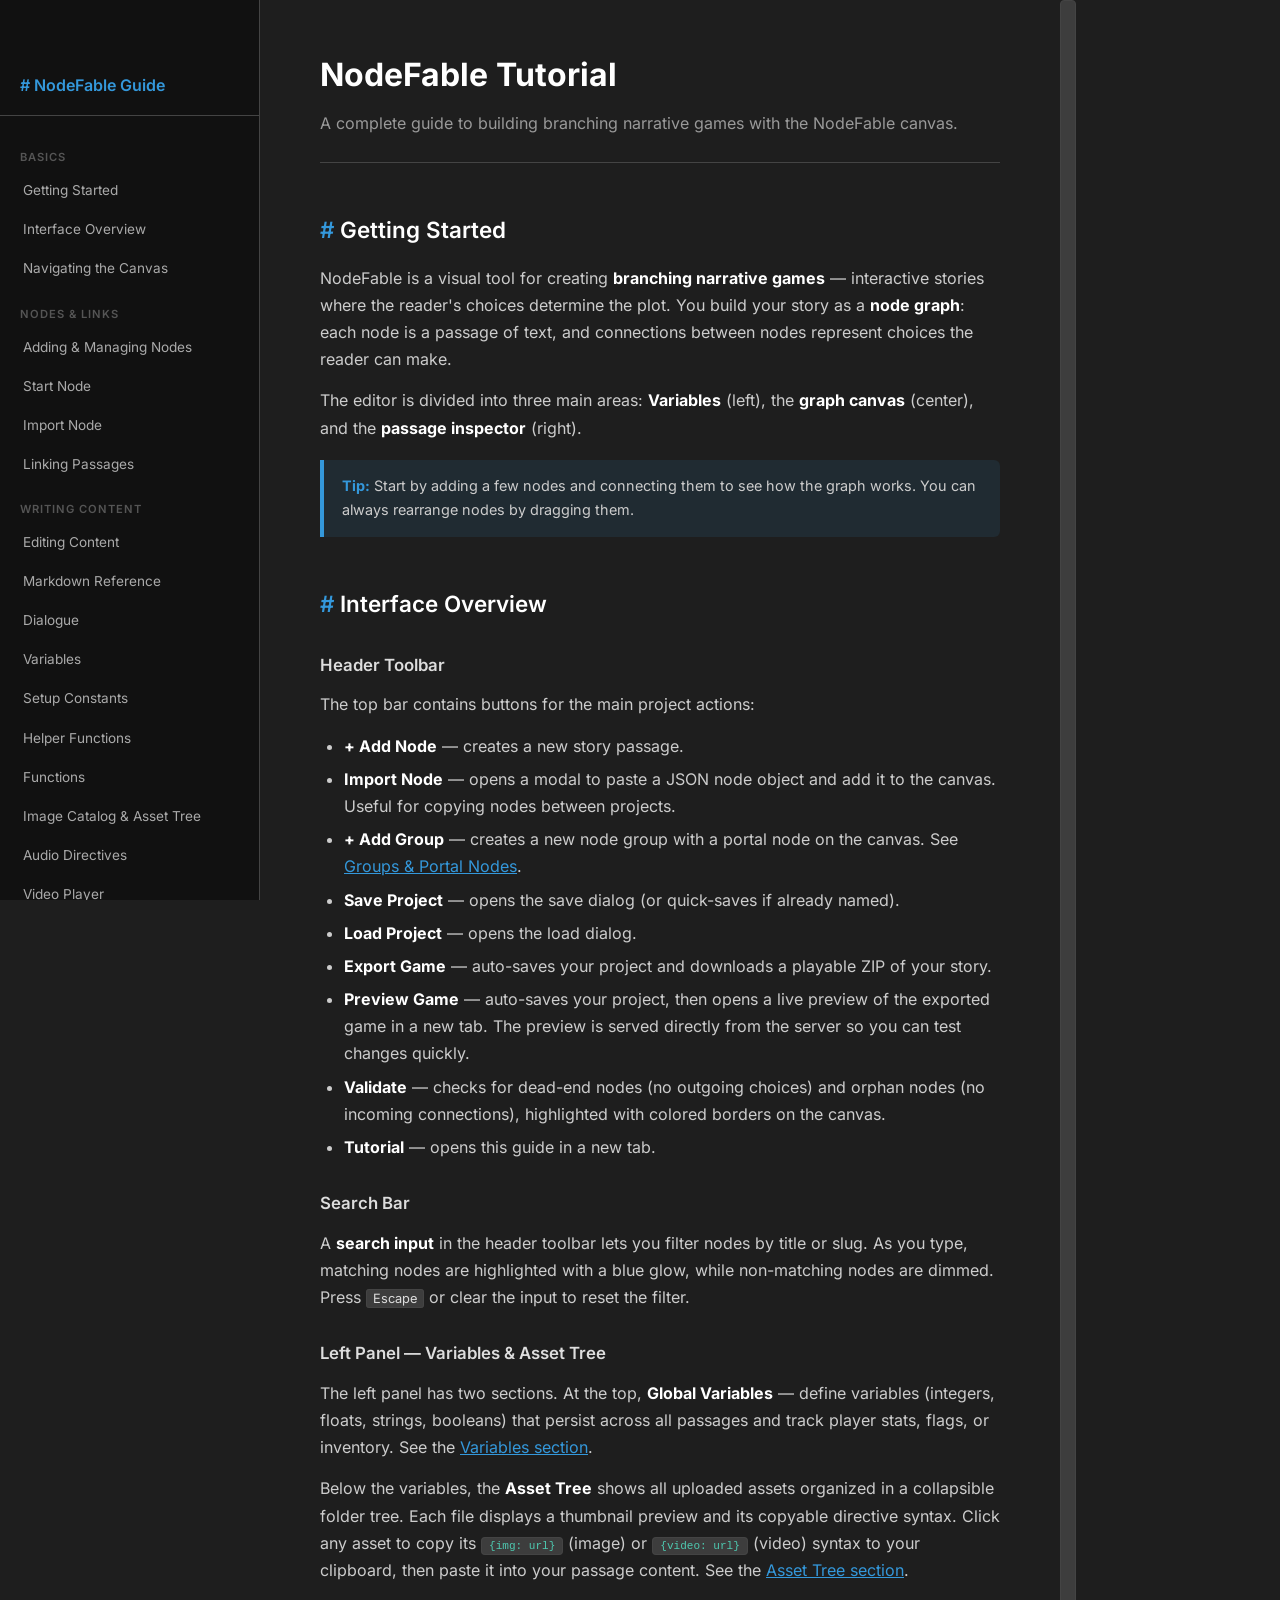
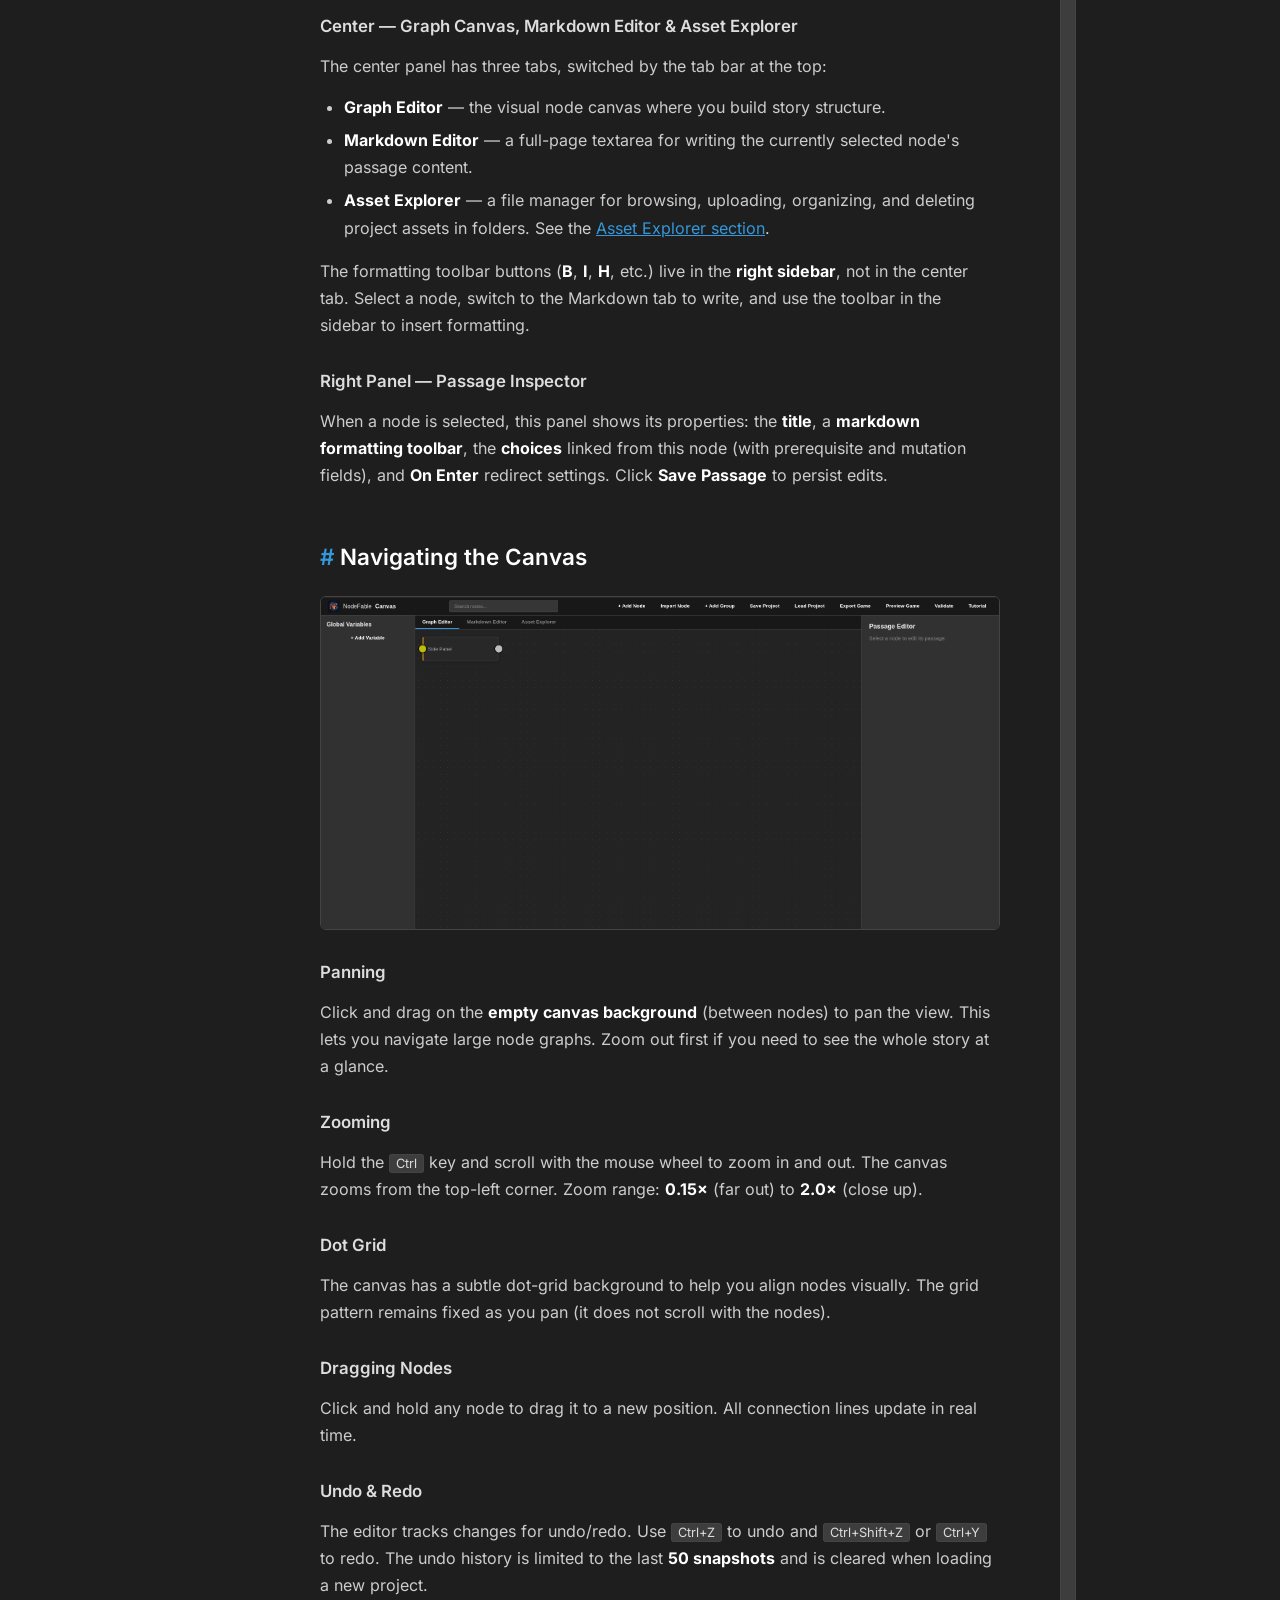
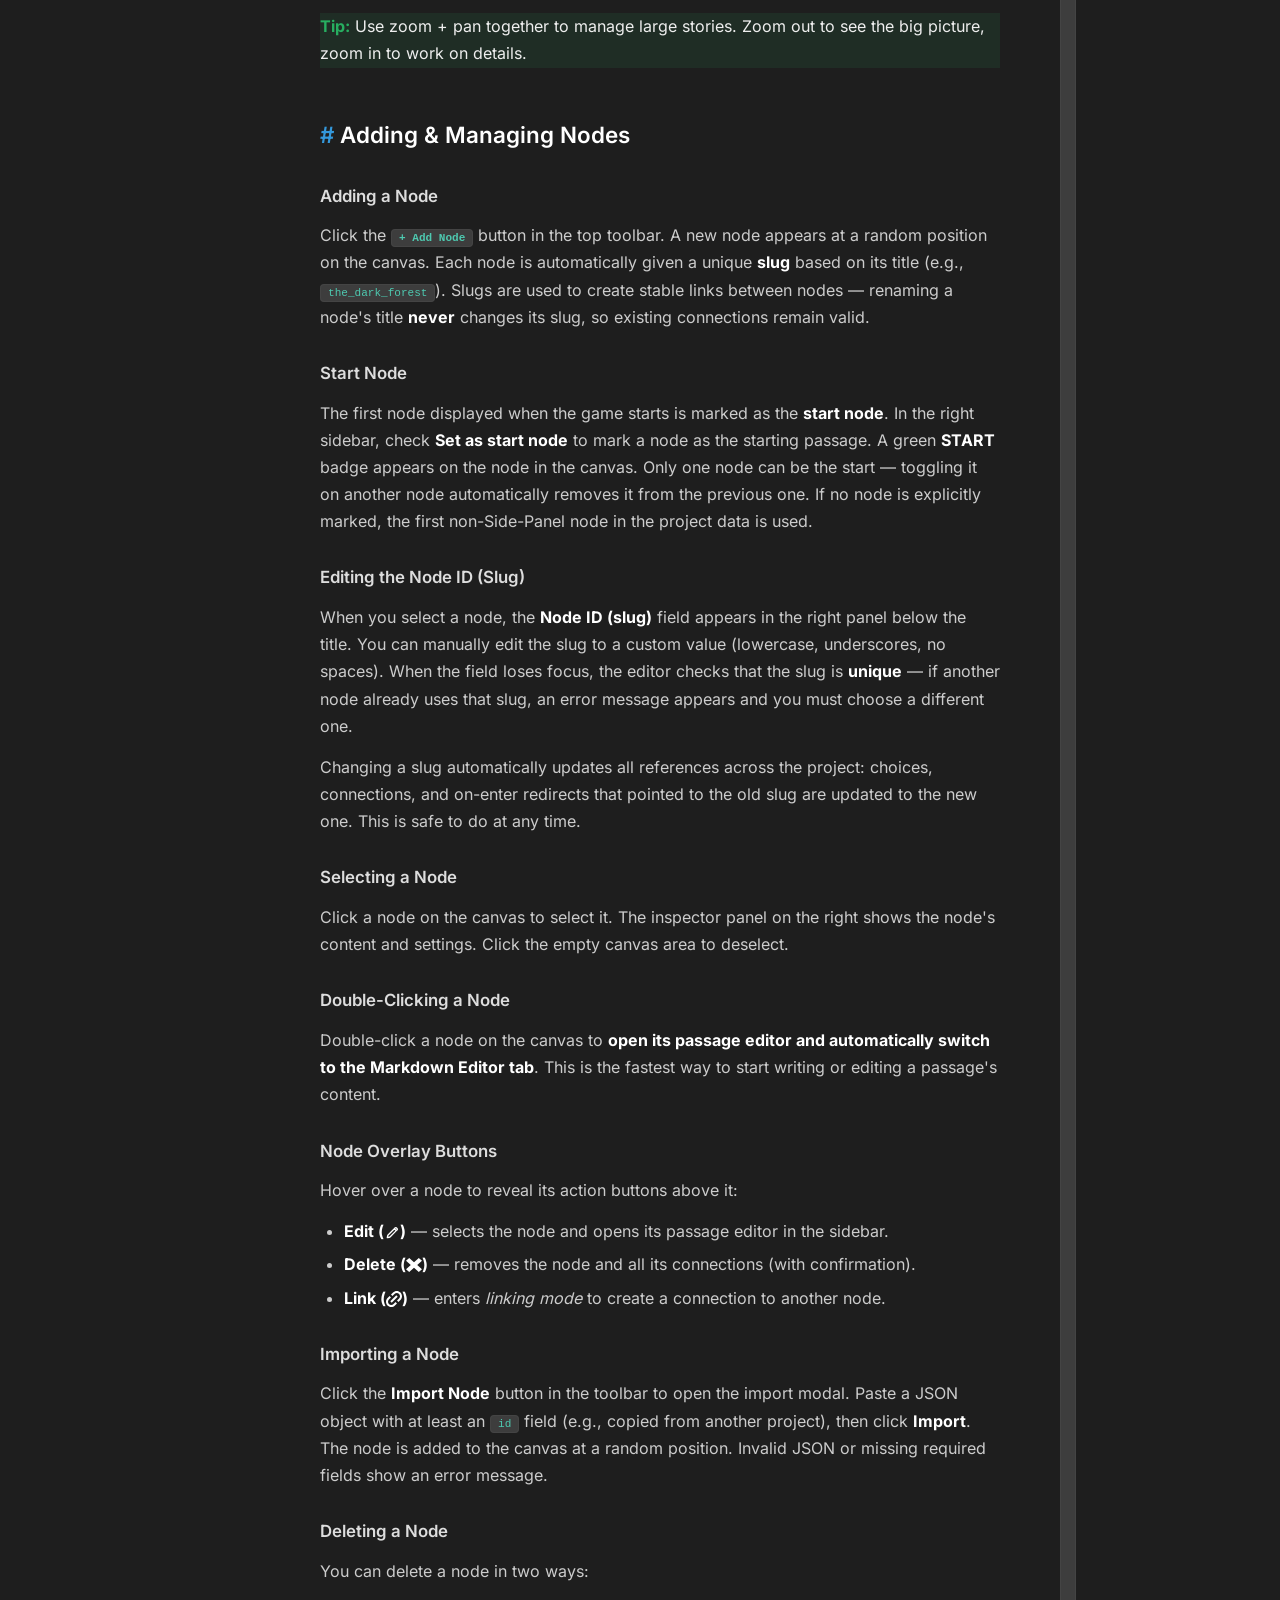
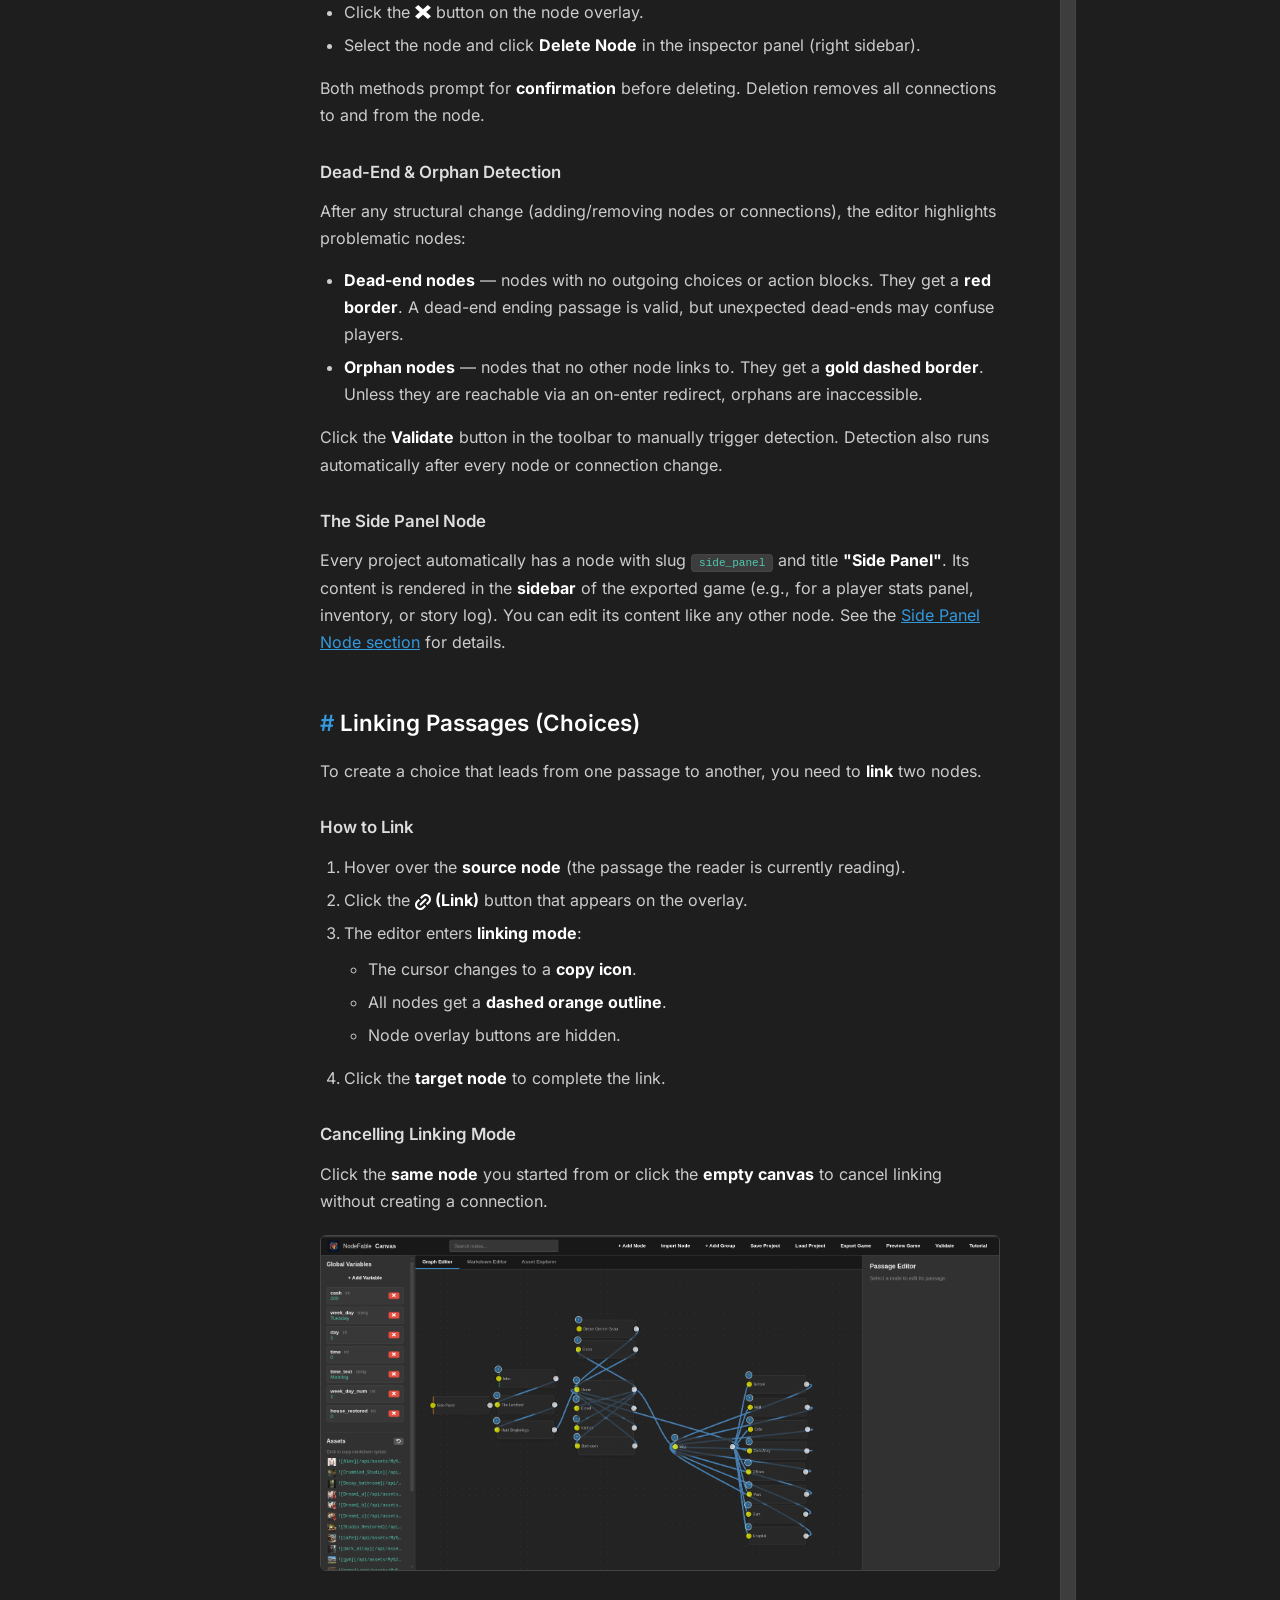
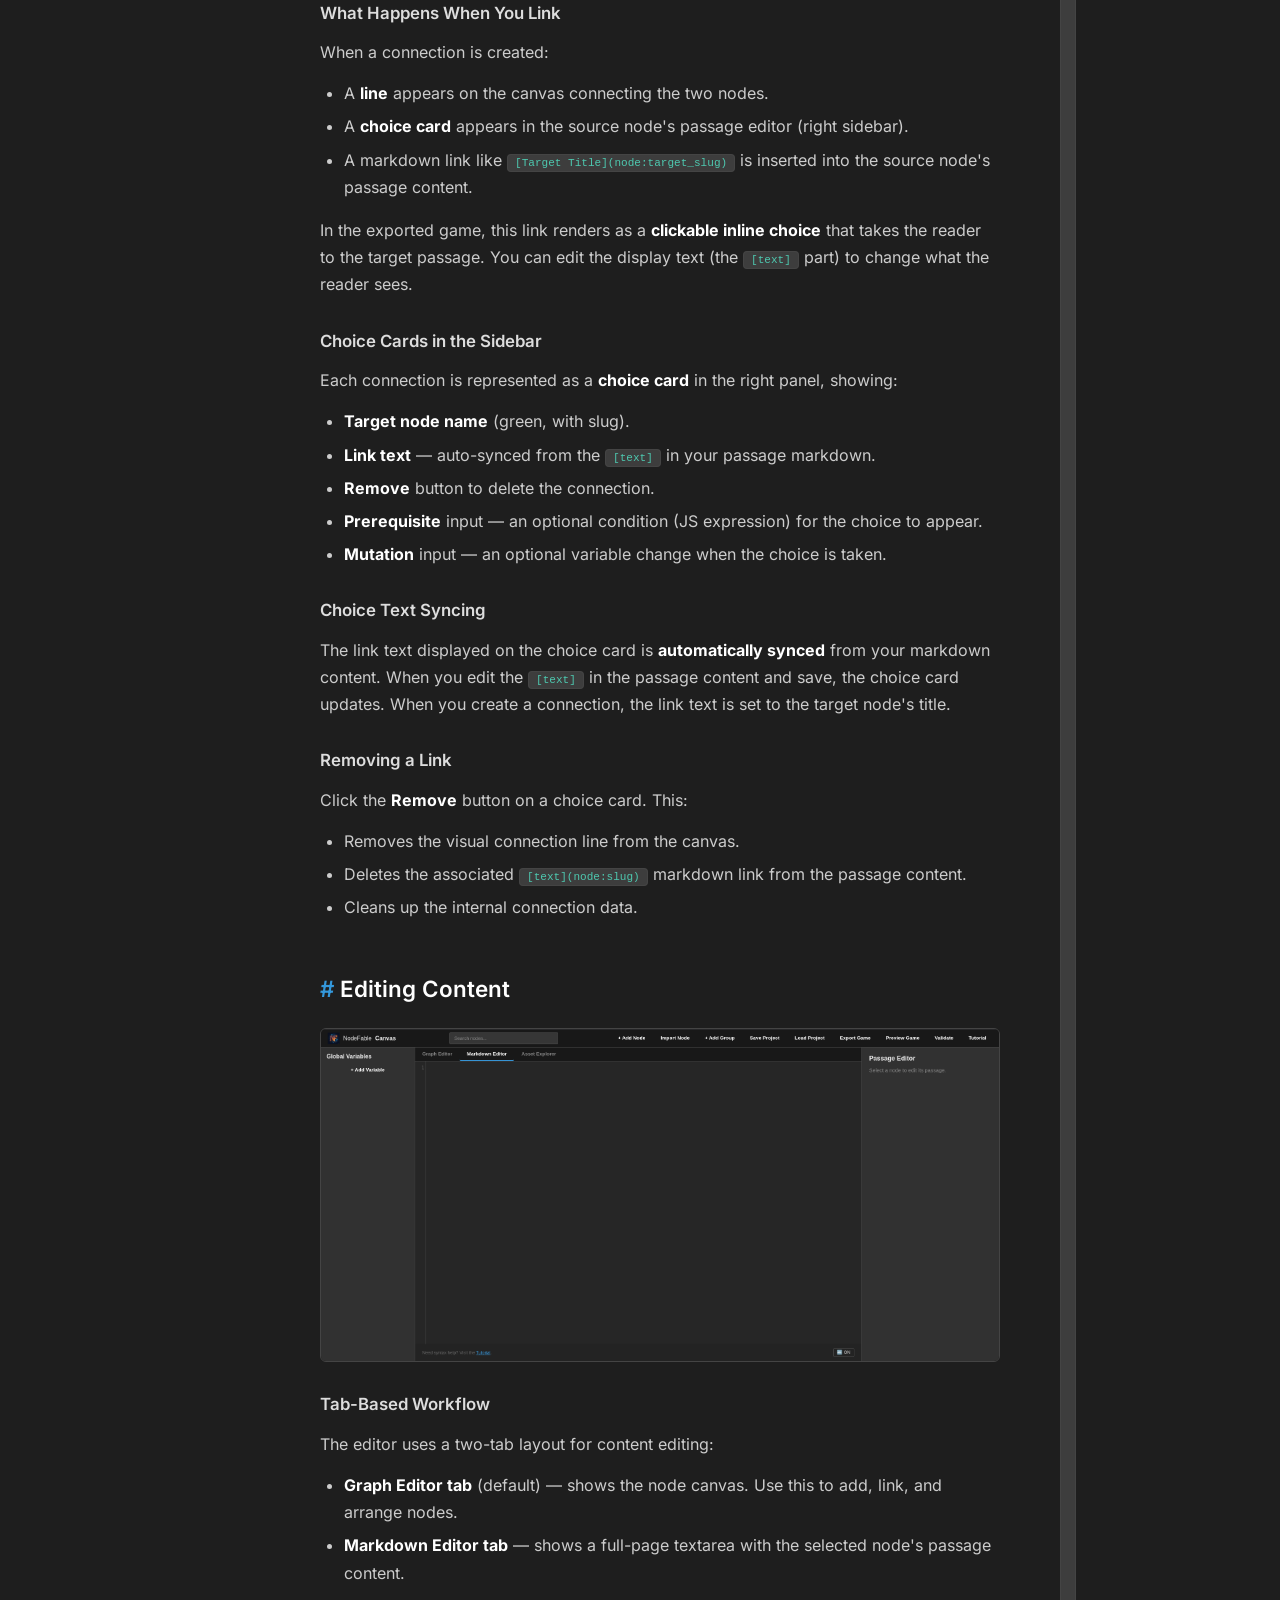
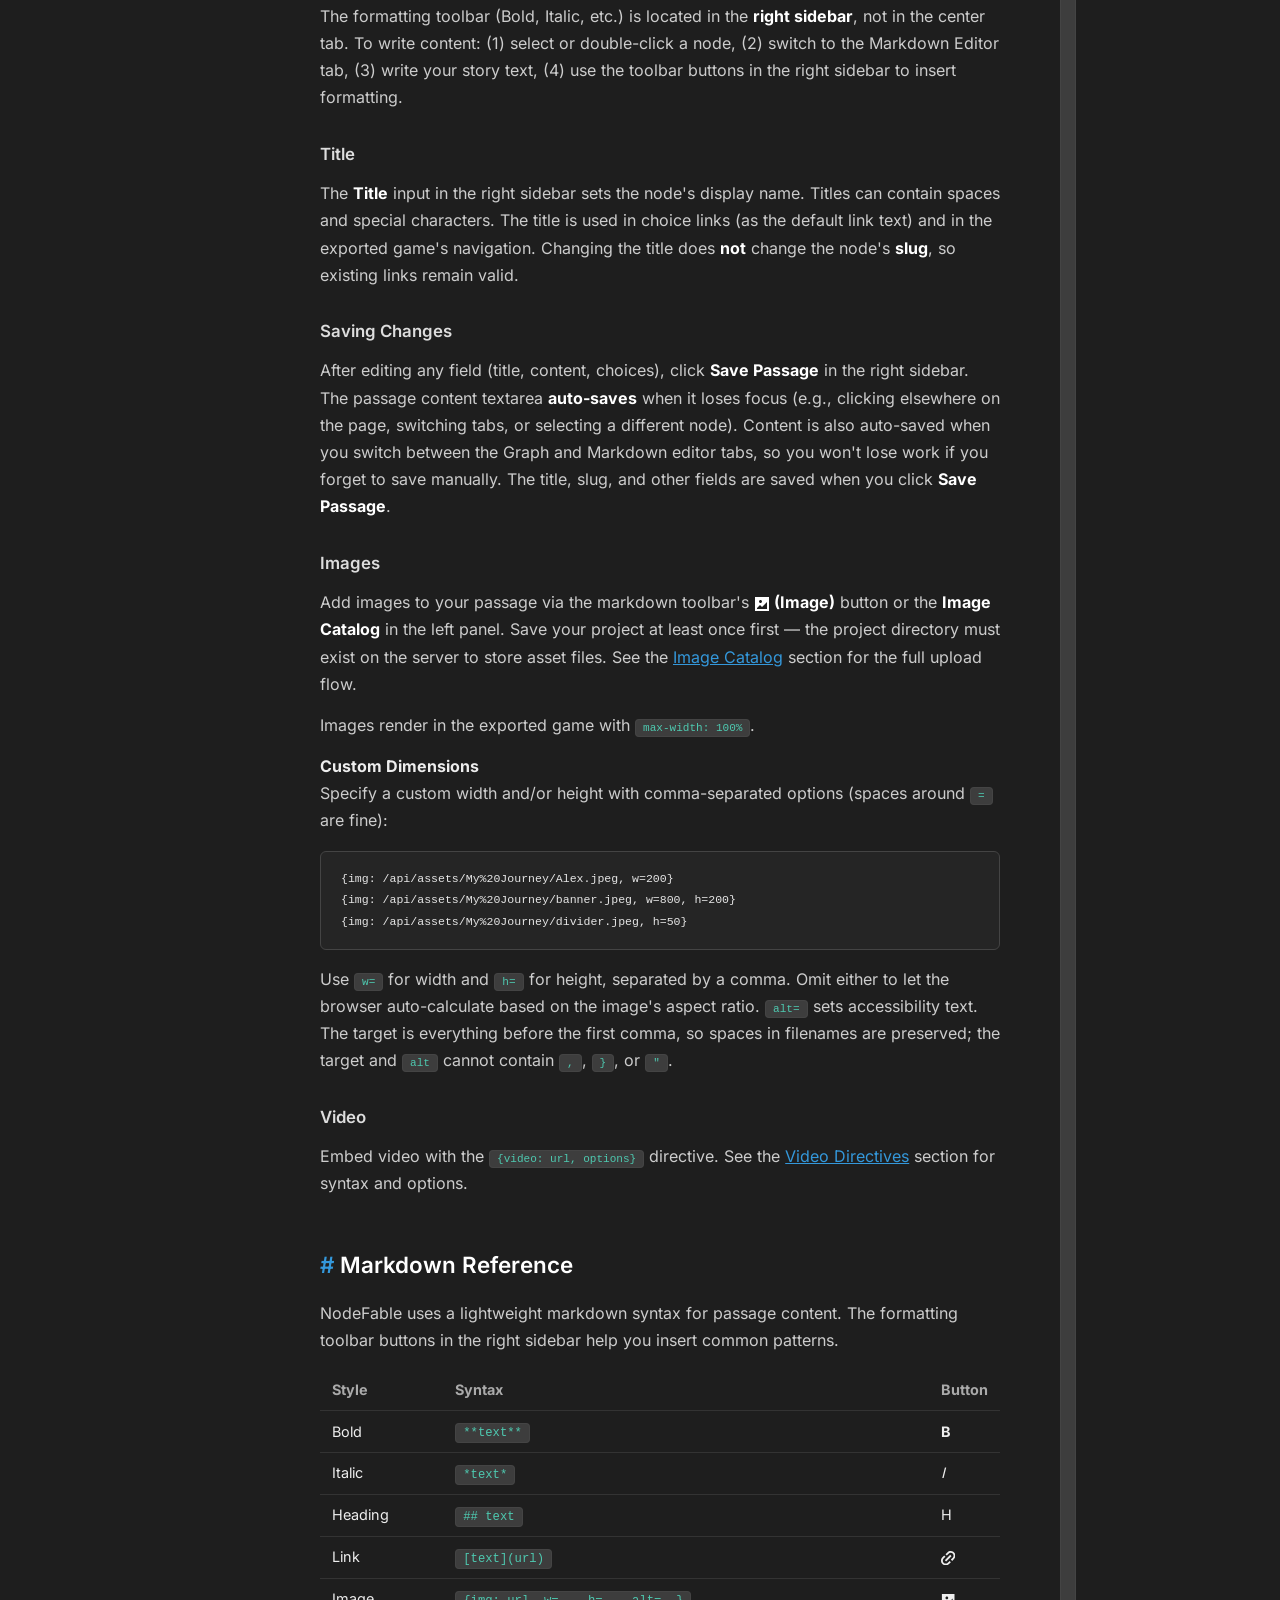
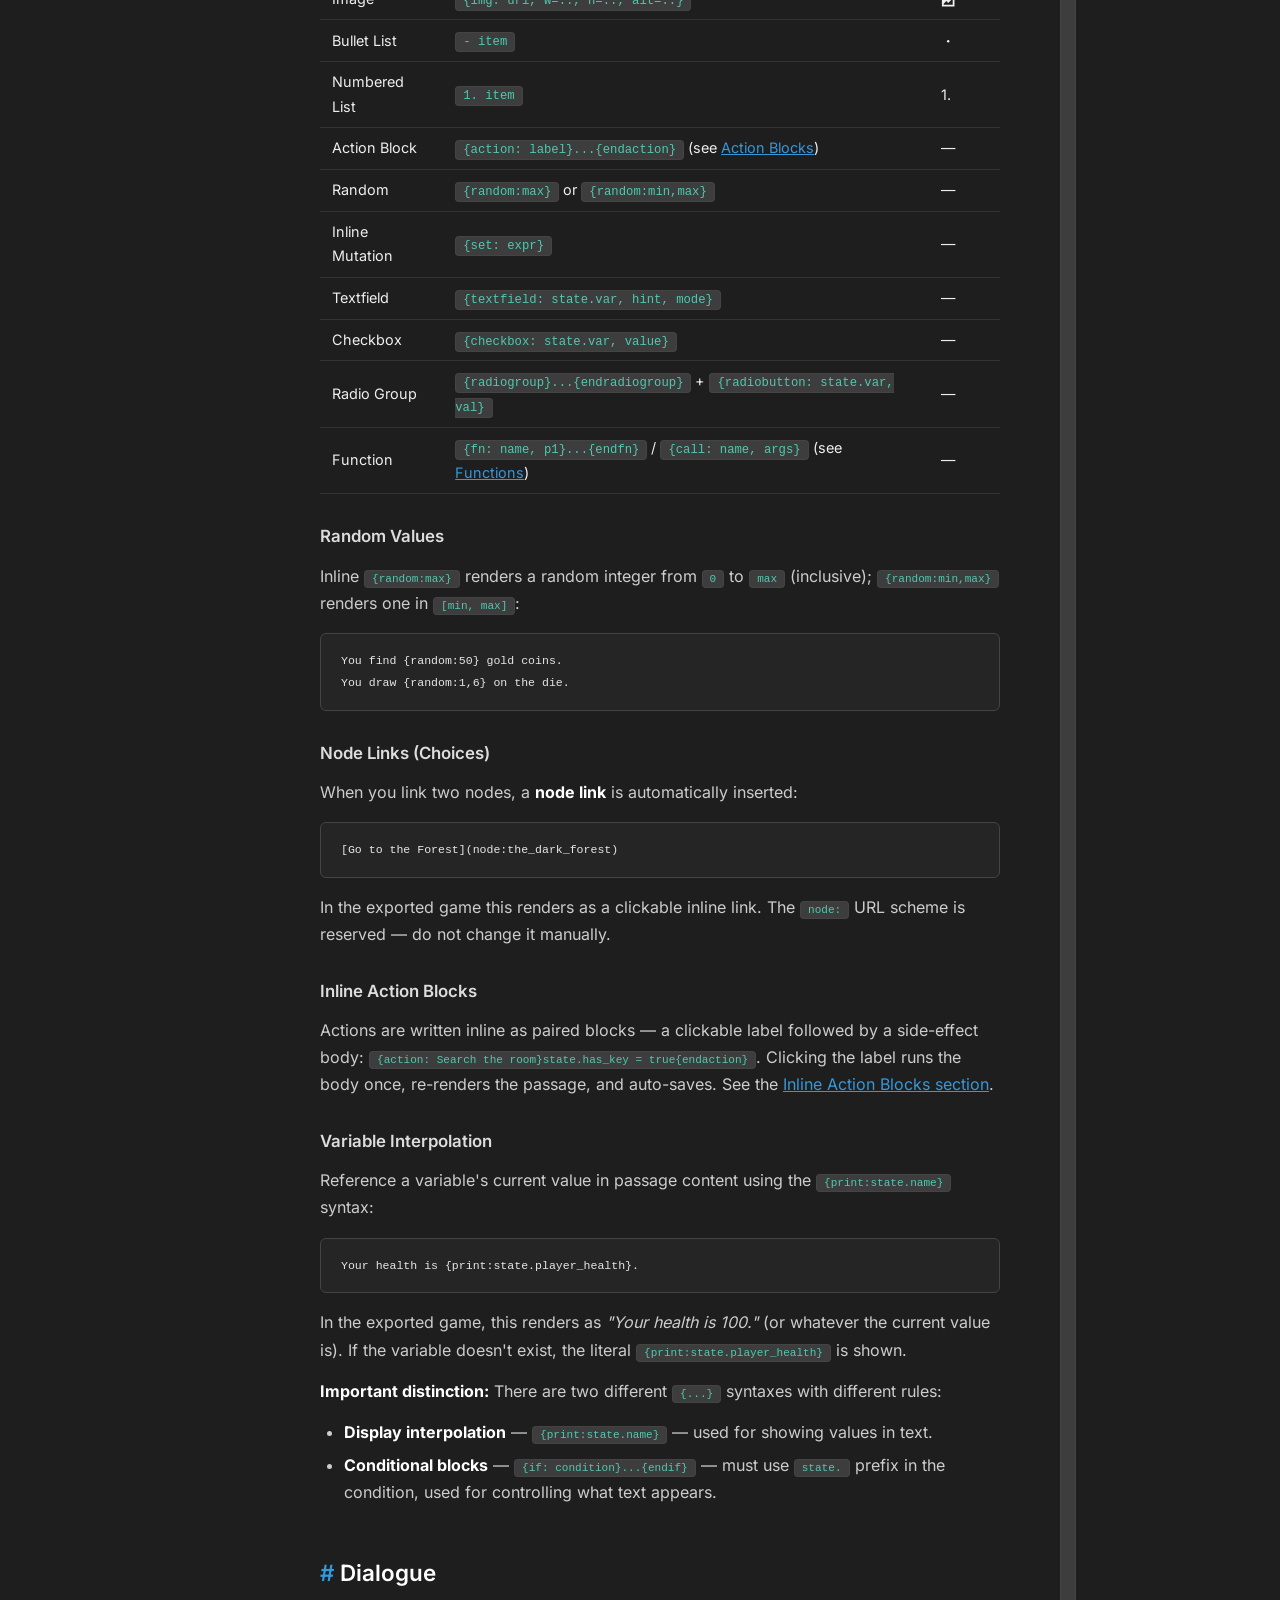
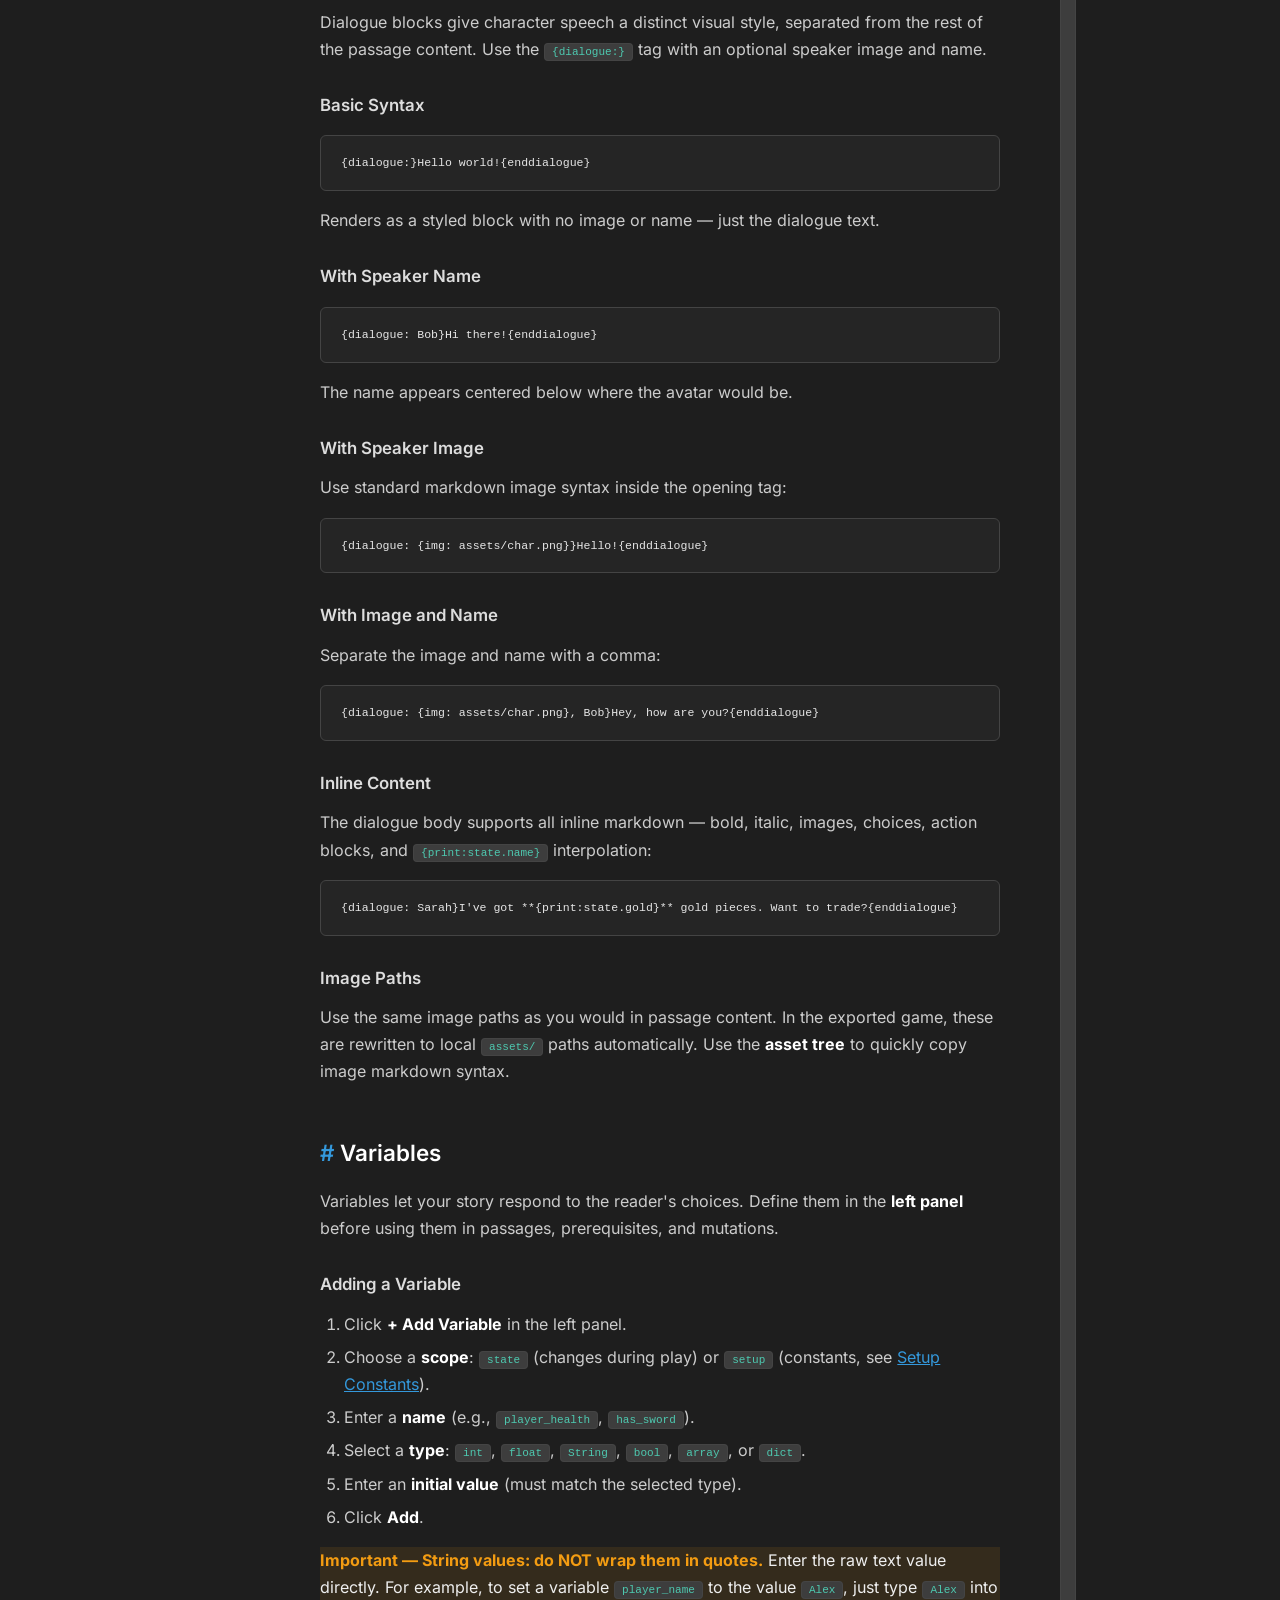
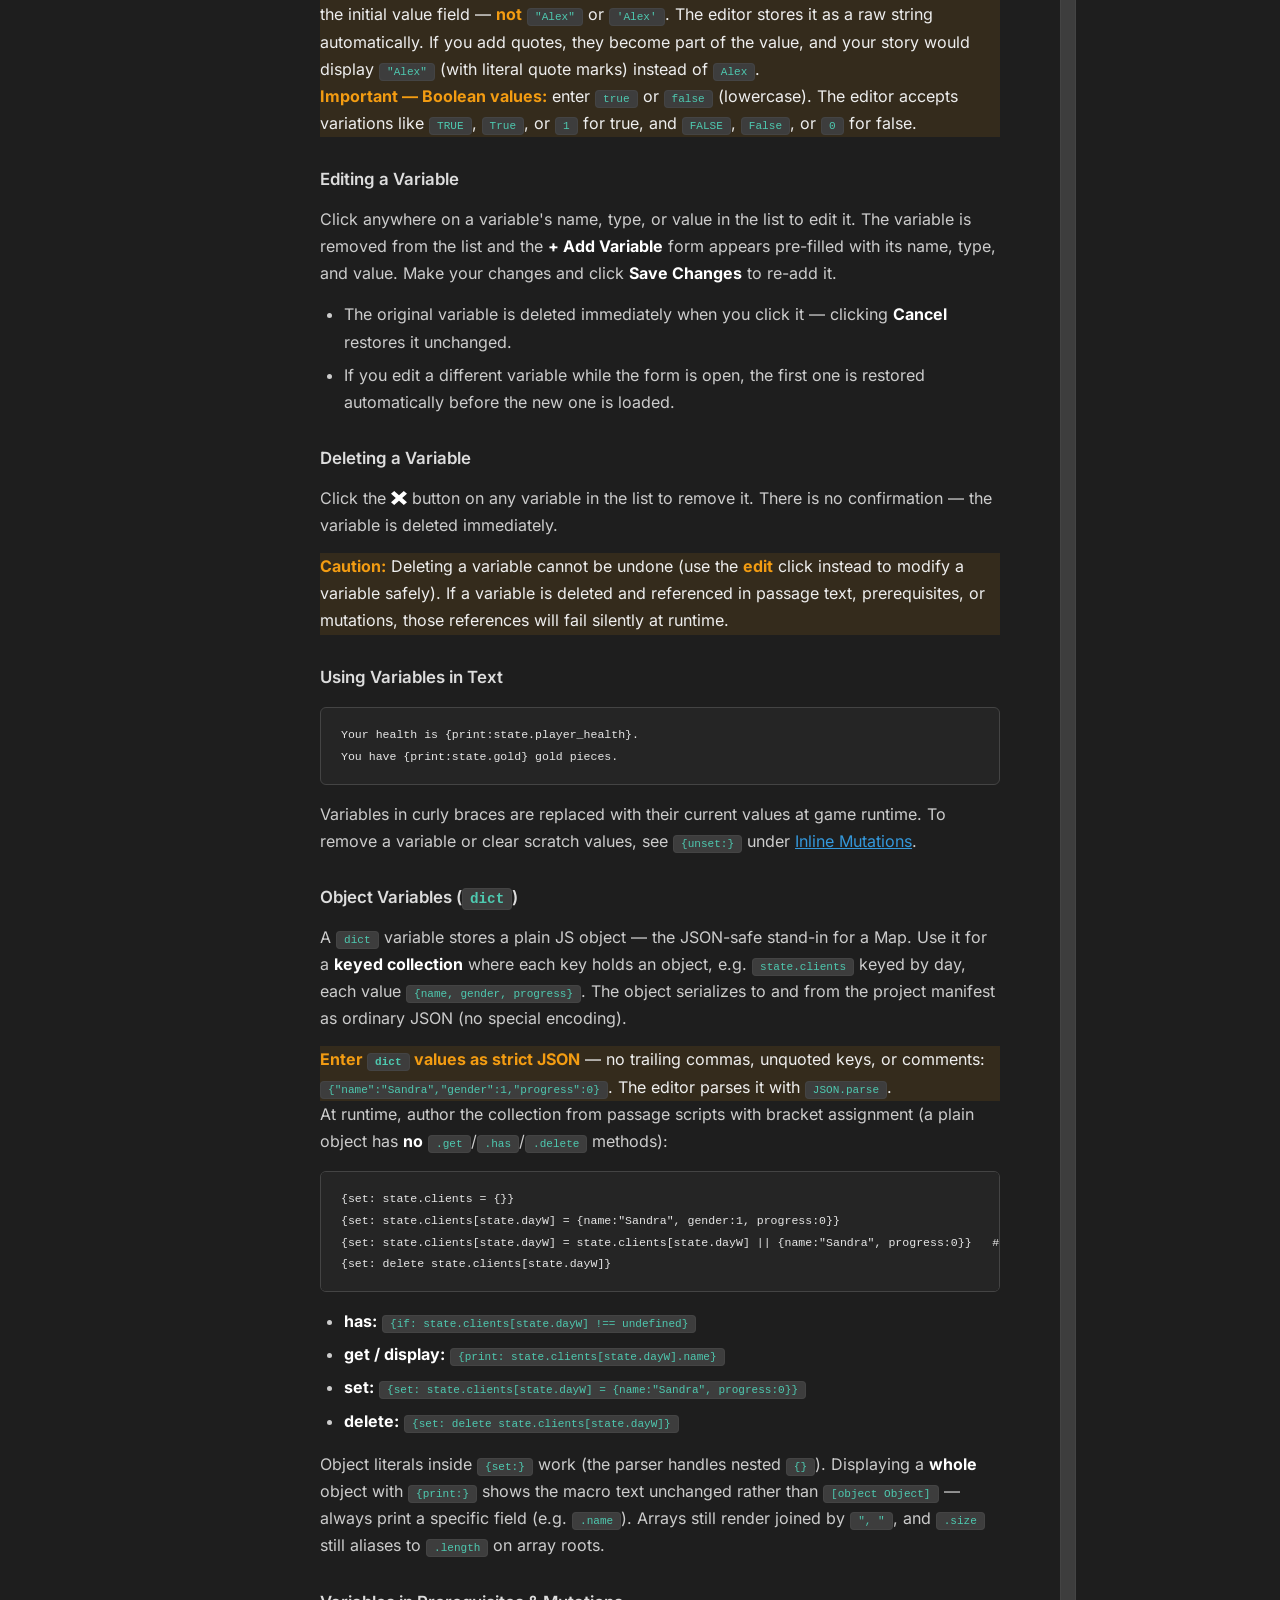
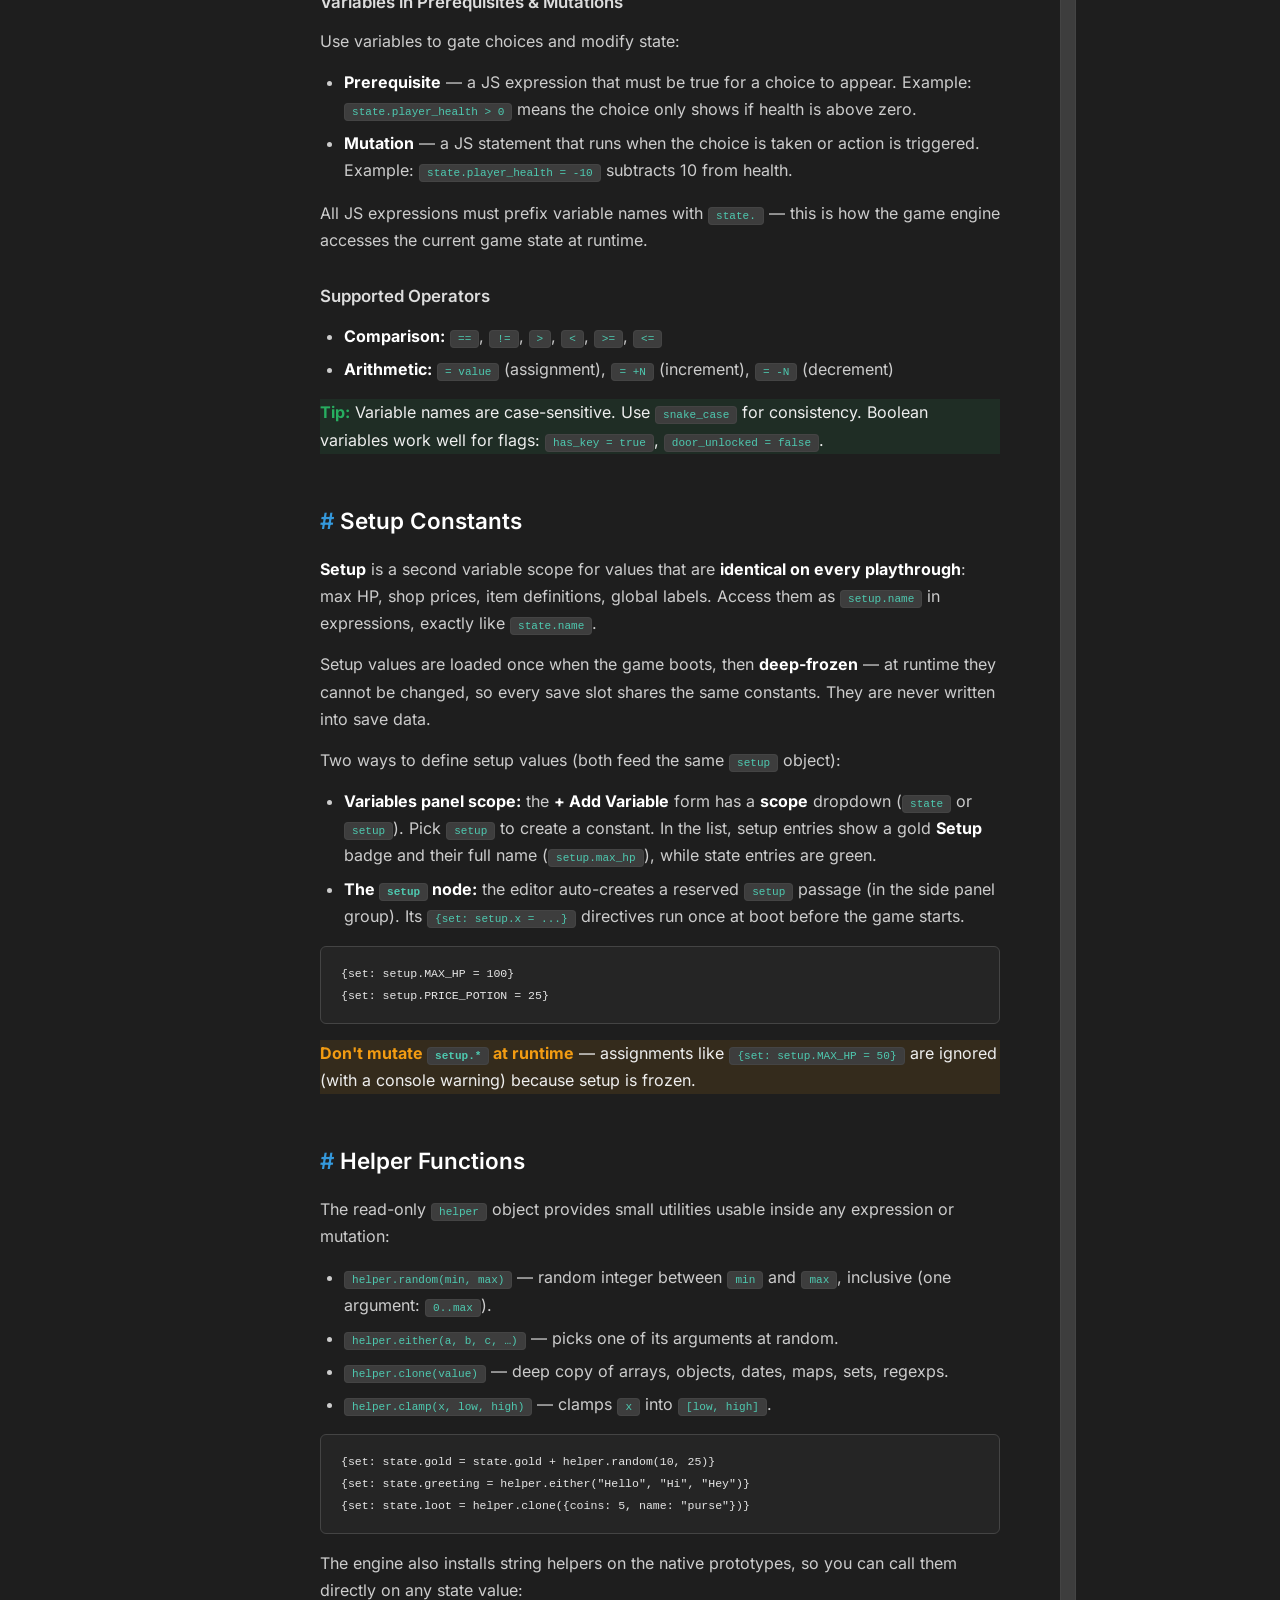
<file: frontend/editor/tutorial.html>
<!DOCTYPE html>
<html lang="en">
<head>
    <meta charset="UTF-8">
    <meta name="viewport" content="width=device-width, initial-scale=1.0">
    <title>NodeFable - Tutorial</title>
    <link rel="icon" type="image/x-icon" href="Assets/Logo/favicon.ico">
    <link rel="icon" type="image/png" sizes="32x32" href="Assets/Logo/favicon-32x32.png">
    <link rel="icon" type="image/png" sizes="16x16" href="Assets/Logo/favicon-16x16.png">
    <link rel="apple-touch-icon" href="Assets/Logo/apple-touch-icon.png">
    <link rel="stylesheet" href="Assets/Fonts/fonts.css">
    <style>
        :root {
            --bg: #1e1e1e;
            --panel: #2d2d2d;
            --border: #444;
            --text: #eee;
            --muted: #999;
            --accent: #3498db;
            --accent-hover: #5dade2;
            --success: #27ae60;
            --warning: #f39c12;
            --code-bg: #3d3d3d;
            --sidebar-width: 260px;
        }
        *, *::before, *::after { box-sizing: border-box; margin: 0; padding: 0; }
        html { scroll-behavior: smooth; }
        body {
            font-family: 'Inter', sans-serif;
            background: var(--bg);
            color: var(--text);
            line-height: 1.7;
            display: flex;
            min-height: 100vh;
        }

        .sidebar {
            position: fixed;
            top: 0; left: 0;
            width: var(--sidebar-width);
            height: 100vh;
            background: #111;
            border-right: 1px solid var(--border);
            padding: 24px 0;
            overflow-y: auto;
            z-index: 10;
            flex-shrink: 0;
        }
        .sidebar::-webkit-scrollbar { width: 6px; }
        .sidebar::-webkit-scrollbar-thumb { background: var(--border); border-radius: 3px; }
        .sidebar h2 {
            font-size: 1rem;
            padding: 0 20px 16px;
            color: var(--accent);
            border-bottom: 1px solid var(--border);
            margin-bottom: 8px;
        }
        .sidebar nav { padding: 8px 0; }
        .sidebar a {
            display: block;
            padding: 8px 20px;
            color: #aaa;
            text-decoration: none;
            font-size: 0.85rem;
            transition: color 0.15s, background 0.15s;
            border-left: 3px solid transparent;
        }
        .sidebar a:hover {
            color: #fff;
            background: rgba(255,255,255,0.04);
        }
        .sidebar a.active {
            color: var(--accent);
            border-left-color: var(--accent);
            background: rgba(52,152,219,0.08);
        }
        .sidebar .nav-section {
            font-size: 0.7rem;
            text-transform: uppercase;
            letter-spacing: 1px;
            color: #555;
            padding: 16px 20px 4px;
            font-weight: 600;
        }

        .content {
            margin-left: var(--sidebar-width);
            flex: 1;
            max-width: 800px;
            padding: 48px 60px 80px;
        }

        h1 {
            font-size: 2rem;
            font-weight: 700;
            margin-bottom: 8px;
            color: #fff;
        }
        .subtitle {
            color: var(--muted);
            font-size: 1rem;
            margin-bottom: 40px;
            border-bottom: 1px solid var(--border);
            padding-bottom: 24px;
        }
        h2 {
            font-size: 1.4rem;
            font-weight: 600;
            margin: 48px 0 16px;
            color: #fff;
            scroll-margin-top: 24px;
        }
        h2::before { content: '# '; color: var(--accent); }
        h3 {
            font-size: 1.05rem;
            font-weight: 600;
            margin: 28px 0 12px;
            color: #ddd;
        }
        p { margin-bottom: 14px; color: #ccc; }
        ul, ol { margin: 8px 0 16px 24px; color: #ccc; }
        li { margin-bottom: 6px; }
        strong { color: #fff; }
        code {
            background: var(--code-bg);
            padding: 2px 7px;
            border-radius: 4px;
            font-size: 0.85em;
            color: #4ec9b0;
            border: 1px solid var(--border);
        }
        pre {
            background: #252525;
            border: 1px solid var(--border);
            border-radius: 6px;
            padding: 16px 20px;
            margin: 16px 0;
            overflow-x: auto;
            font-size: 0.85rem;
            line-height: 1.6;
        }
        pre code {
            background: none;
            border: none;
            padding: 0;
            color: #e6e6e6;
        }
        .note {
            background: rgba(52,152,219,0.1);
            border-left: 4px solid var(--accent);
            padding: 14px 18px;
            margin: 18px 0;
            border-radius: 0 6px 6px 0;
            font-size: 0.9rem;
            color: #ccc;
        }
        .note strong { color: var(--accent); }
        .tip {
            background: rgba(39,174,96,0.1);
            border-left-color: var(--success);
        }
        .tip strong { color: var(--success); }
        .warn {
            background: rgba(243,156,18,0.1);
            border-left-color: var(--warning);
        }
        .warn strong { color: var(--warning); }
        .screenshot {
            max-width: 100%;
            border: 1px solid var(--border);
            border-radius: 6px;
            margin: 20px 0;
            display: block;
        }
        kbd {
            background: #3d3d3d;
            border: 1px solid var(--border);
            border-radius: 3px;
            padding: 1px 6px;
            font-size: 0.8em;
            font-family: inherit;
            color: #ddd;
        }
        hr {
            border: none;
            border-top: 1px solid var(--border);
            margin: 32px 0;
        }
        table {
            width: 100%;
            border-collapse: collapse;
            margin: 16px 0;
            font-size: 0.9rem;
        }
        th, td {
            text-align: left;
            padding: 8px 12px;
            border-bottom: 1px solid #333;
        }
        th { color: #aaa; }

        @media (max-width: 700px) {
            .sidebar { display: none; }
            .content { margin-left: 0; padding: 24px 20px; }
        }
    </style>
</head>
<body>

<aside class="sidebar">
    <h2>NodeFable Guide</h2>
    <nav>
        <div class="nav-section">Basics</div>
        <a href="#getting-started">Getting Started</a>
        <a href="#interface">Interface Overview</a>
        <a href="#canvas">Navigating the Canvas</a>

        <div class="nav-section">Nodes &amp; Links</div>
        <a href="#nodes">Adding &amp; Managing Nodes</a>
        <a href="#start-node">Start Node</a>
        <a href="#import-node">Import Node</a>
        <a href="#linking">Linking Passages</a>

        <div class="nav-section">Writing Content</div>
        <a href="#editing">Editing Content</a>
        <a href="#markdown">Markdown Reference</a>
        <a href="#dialogue">Dialogue</a>
        <a href="#variables">Variables</a>
        <a href="#setup-constants">Setup Constants</a>
        <a href="#helper-functions">Helper Functions</a>
        <a href="#functions">Functions</a>
        <a href="#image-catalog">Image Catalog &amp; Asset Tree</a>
        <a href="#audio">Audio Directives</a>
        <a href="#video">Video Player</a>
        <a href="#asset-explorer">Asset Explorer</a>
        <a href="#actions">Action Blocks</a>
        <a href="#form-elements">Form Elements</a>
        <a href="#include">Including Other Passages</a>
        <a href="#onenter">On Enter Redirect</a>

        <div class="nav-section">Project</div>
        <a href="#groups">Groups &amp; Portal Nodes</a>
        <a href="#saving">Saving &amp; Loading</a>
        <a href="#exporting">Exporting</a>

        <div class="nav-section">Game Runtime</div>
        <a href="#runtime">How the Game Works</a>
        <a href="#conditional">Conditional Content</a>
        <a href="#oninit">One-Time Setup &amp; Loops</a>
        <a href="#notifications">Notifications</a>
        <a href="#gameload">Save &amp; Load</a>

        <div class="nav-section">Reference</div>
        <a href="#sidepanel">Side Panel Node</a>
        <a href="#setup-node">Setup Node</a>
        <a href="#inline-mutations">Inline Mutations</a>
        <a href="#wait-sequences">Time Transitions</a>
        <a href="#live-regions">Live Regions</a>
        <a href="#tables-bars">Tables &amp; Stat Bars</a>
        <a href="#troubleshooting">Troubleshooting</a>
        <a href="#behaviors">Key Behaviors</a>
    </nav>
</aside>

<div class="content">

<h1>NodeFable Tutorial</h1>
<p class="subtitle">A complete guide to building branching narrative games with the NodeFable canvas.</p>

<!-- ============================================================ -->
<section id="getting-started">
<h2>Getting Started</h2>
<p>
    NodeFable is a visual tool for creating <strong>branching narrative games</strong> — interactive stories where the reader's choices determine the plot.
    You build your story as a <strong>node graph</strong>: each node is a passage of text, and connections between nodes represent choices the reader can make.
</p>
<p>
    The editor is divided into three main areas:
    <strong>Variables</strong> (left), the <strong>graph canvas</strong> (center), and the <strong>passage inspector</strong> (right).
</p>
<div class="note">
    <strong>Tip:</strong> Start by adding a few nodes and connecting them to see how the graph works. You can always rearrange nodes by dragging them.
</div>
</section>

<!-- ============================================================ -->
<section id="interface">
<h2>Interface Overview</h2>

<h3>Header Toolbar</h3>
<p>
    The top bar contains buttons for the main project actions:
</p>
<ul>
    <li><strong>+ Add Node</strong> — creates a new story passage.</li>
    <li><strong>Import Node</strong> — opens a modal to paste a JSON node object and add it to the canvas. Useful for copying nodes between projects.</li>
    <li><strong>+ Add Group</strong> — creates a new node group with a portal node on the canvas. See <a href="#groups" style="color:var(--accent);">Groups &amp; Portal Nodes</a>.</li>
    <li><strong>Save Project</strong> — opens the save dialog (or quick-saves if already named).</li>
    <li><strong>Load Project</strong> — opens the load dialog.</li>
    <li><strong>Export Game</strong> — auto-saves your project and downloads a playable ZIP of your story.</li>
    <li><strong>Preview Game</strong> — auto-saves your project, then opens a live preview of the exported game in a new tab. The preview is served directly from the server so you can test changes quickly.</li>
    <li><strong>Validate</strong> — checks for dead-end nodes (no outgoing choices) and orphan nodes (no incoming connections), highlighted with colored borders on the canvas.</li>
    <li><strong>Tutorial</strong> — opens this guide in a new tab.</li>
</ul>

<h3>Search Bar</h3>
<p>
    A <strong>search input</strong> in the header toolbar lets you filter nodes by title or slug.
    As you type, matching nodes are highlighted with a blue glow, while non-matching nodes are dimmed.
    Press <kbd>Escape</kbd> or clear the input to reset the filter.
</p>

<h3>Left Panel — Variables &amp; Asset Tree</h3>
<p>
    The left panel has two sections. At the top, <strong>Global Variables</strong> — define variables
    (integers, floats, strings, booleans) that persist across all passages and track player stats, flags,
    or inventory. See the <a href="#variables" style="color:var(--accent);">Variables section</a>.
</p>
<p>
    Below the variables, the <strong>Asset Tree</strong> shows all uploaded assets organized in a
    collapsible folder tree. Each file displays a thumbnail preview and its copyable directive syntax.
    Click any asset to copy its <code>{img: url}</code> (image) or <code>{video: url}</code> (video)
    syntax to your clipboard, then paste it into your passage content. See the <a href="#image-catalog" style="color:var(--accent);">Asset Tree section</a>.
</p>

<h3>Center — Graph Canvas, Markdown Editor &amp; Asset Explorer</h3>
<p>
    The center panel has three tabs, switched by the tab bar at the top:
</p>
<ul>
    <li><strong>Graph Editor</strong> — the visual node canvas where you build story structure.</li>
    <li><strong>Markdown Editor</strong> — a full-page textarea for writing the currently selected node's passage content.</li>
    <li><strong>Asset Explorer</strong> — a file manager for browsing, uploading, organizing, and deleting project assets in folders. See the <a href="#asset-explorer" style="color:var(--accent);">Asset Explorer section</a>.</li>
</ul>
<p>
    The formatting toolbar buttons (<strong>B</strong>, <strong>I</strong>, <strong>H</strong>, etc.) live in the <strong>right sidebar</strong>,
    not in the center tab. Select a node, switch to the Markdown tab to write, and use the toolbar in the sidebar to insert formatting.
</p>

<h3>Right Panel — Passage Inspector</h3>
<p>
    When a node is selected, this panel shows its properties:
    the <strong>title</strong>, a <strong>markdown formatting toolbar</strong>,
    the <strong>choices</strong> linked from this node (with prerequisite and mutation fields),
    and <strong>On Enter</strong> redirect settings.
    Click <strong>Save Passage</strong> to persist edits.
</p>
</section>

<!-- ============================================================ -->
<section id="canvas">
<h2>Navigating the Canvas</h2>

<img class="screenshot" src="Assets/Screenshots/Graph_editor.png" alt="Graph editor canvas with nodes">

<h3>Panning</h3>
<p>
    Click and drag on the <strong>empty canvas background</strong> (between nodes) to pan the view.
    This lets you navigate large node graphs.
    Zoom out first if you need to see the whole story at a glance.
</p>

<h3>Zooming</h3>
<p>
    Hold the <kbd>Ctrl</kbd> key and scroll with the mouse wheel to zoom in and out.
    The canvas zooms from the top-left corner.
    Zoom range: <strong>0.15×</strong> (far out) to <strong>2.0×</strong> (close up).
</p>

<h3>Dot Grid</h3>
<p>
    The canvas has a subtle dot-grid background to help you align nodes visually.
    The grid pattern remains fixed as you pan (it does not scroll with the nodes).
</p>

<h3>Dragging Nodes</h3>
<p>
    Click and hold any node to drag it to a new position. All connection lines update in real time.
</p>

<h3>Undo &amp; Redo</h3>
<p>
    The editor tracks changes for undo/redo. Use <kbd>Ctrl+Z</kbd> to undo and <kbd>Ctrl+Shift+Z</kbd> or <kbd>Ctrl+Y</kbd> to redo.
    The undo history is limited to the last <strong>50 snapshots</strong> and is cleared when loading a new project.
</p>

<div class="tip">
    <strong>Tip:</strong> Use zoom + pan together to manage large stories. Zoom out to see the big picture, zoom in to work on details.
</div>
</section>

<!-- ============================================================ -->
<section id="nodes">
<h2>Adding &amp; Managing Nodes</h2>

<h3>Adding a Node</h3>
<p>
    Click the <strong><code>+ Add Node</code></strong> button in the top toolbar.
    A new node appears at a random position on the canvas.
    Each node is automatically given a unique <strong>slug</strong> based on its title (e.g., <code>the_dark_forest</code>).
    Slugs are used to create stable links between nodes — renaming a node's title <strong>never</strong> changes its slug,
    so existing connections remain valid.
</p>

<h3 id="start-node">Start Node</h3>
<p>
    The first node displayed when the game starts is marked as the <strong>start node</strong>.
    In the right sidebar, check <strong>Set as start node</strong> to mark a node as the starting passage.
    A green <strong>START</strong> badge appears on the node in the canvas.
    Only one node can be the start — toggling it on another node automatically removes it from the previous one.
    If no node is explicitly marked, the first non-Side-Panel node in the project data is used.
</p>

<h3>Editing the Node ID (Slug)</h3>
<p>
    When you select a node, the <strong>Node ID (slug)</strong> field appears in the right panel below the title.
    You can manually edit the slug to a custom value (lowercase, underscores, no spaces).
    When the field loses focus, the editor checks that the slug is <strong>unique</strong> — if another node already
    uses that slug, an error message appears and you must choose a different one.
</p>
<p>
    Changing a slug automatically updates all references across the project:
    choices, connections, and on-enter redirects that pointed to the old slug are
    updated to the new one. This is safe to do at any time.
</p>

<h3>Selecting a Node</h3>
<p>
    Click a node on the canvas to select it. The inspector panel on the right shows the node's content and settings.
    Click the empty canvas area to deselect.
</p>

<h3>Double-Clicking a Node</h3>
<p>
    Double-click a node on the canvas to <strong>open its passage editor and automatically switch to the Markdown Editor tab</strong>.
    This is the fastest way to start writing or editing a passage's content.
</p>

<h3>Node Overlay Buttons</h3>
<p>
    Hover over a node to reveal its action buttons above it:
</p>
<ul>
    <li><strong>Edit (<svg viewBox="0 0 24 24" fill="none" stroke="currentColor" stroke-width="2" stroke-linecap="round" stroke-linejoin="round" width="1em" height="1em" style="vertical-align:middle"><path d="M18.3785 8.44975L8.9636 17.8648C8.6844 18.144 8.3288 18.3343 7.94161 18.4117L4.99988 19.0001L5.58823 16.0583C5.66566 15.6711 5.85597 15.3155 6.13517 15.0363L15.5501 5.62132M18.3785 8.44975L19.7927 7.03553C20.1832 6.64501 20.1832 6.01184 19.7927 5.62132L18.3785 4.20711C17.988 3.81658 17.3548 3.81658 16.9643 4.20711L15.5501 5.62132M18.3785 8.44975L15.5501 5.62132"/></svg>)</strong> — selects the node and opens its passage editor in the sidebar.</li>
    <li><strong>Delete (<svg viewBox="0 0 8 8" fill="currentColor" width="1em" height="1em" style="vertical-align:middle"><polygon points="5.6,3.5 8,5.6 6.4,7 4,4.9 1.6,7 0,5.6 2.4,3.5 0,1.4 1.6,0 4,2.1 6.4,0 8,1.4"/></svg>)</strong> — removes the node and all its connections (with confirmation).</li>
    <li><strong>Link (<svg viewBox="0 0 16 16" fill="currentColor" width="1em" height="1em" style="vertical-align:middle"><path d="M7.05025 1.53553C8.03344 0.552348 9.36692 0 10.7574 0C13.6528 0 16 2.34721 16 5.24264C16 6.63308 15.4477 7.96656 14.4645 8.94975L12.4142 11L11 9.58579L13.0503 7.53553C13.6584 6.92742 14 6.10264 14 5.24264C14 3.45178 12.5482 2 10.7574 2C9.89736 2 9.07258 2.34163 8.46447 2.94975L6.41421 5L5 3.58579L7.05025 1.53553Z"/><path d="M7.53553 13.0503L9.58579 11L11 12.4142L8.94975 14.4645C7.96656 15.4477 6.63308 16 5.24264 16C2.34721 16 0 13.6528 0 10.7574C0 9.36693 0.552347 8.03344 1.53553 7.05025L3.58579 5L5 6.41421L2.94975 8.46447C2.34163 9.07258 2 9.89736 2 10.7574C2 12.5482 3.45178 14 5.24264 14C6.10264 14 6.92742 13.6584 7.53553 13.0503Z"/><path d="M5.70711 11.7071L11.7071 5.70711L10.2929 4.29289L4.29289 10.2929L5.70711 11.7071Z"/></svg>)</strong> — enters <em>linking mode</em> to create a connection to another node.</li>
</ul>

<h3 id="import-node">Importing a Node</h3>
<p>
    Click the <strong>Import Node</strong> button in the toolbar to open the import modal.
    Paste a JSON object with at least an <code>id</code> field (e.g., copied from another project),
    then click <strong>Import</strong>. The node is added to the canvas at a random position.
    Invalid JSON or missing required fields show an error message.
</p>

<h3>Deleting a Node</h3>
<p>
    You can delete a node in two ways:
</p>
<ul>
    <li>Click the <strong><svg viewBox="0 0 8 8" fill="currentColor" width="1em" height="1em" style="vertical-align:middle"><polygon points="5.6,3.5 8,5.6 6.4,7 4,4.9 1.6,7 0,5.6 2.4,3.5 0,1.4 1.6,0 4,2.1 6.4,0 8,1.4"/></svg></strong> button on the node overlay.</li>
    <li>Select the node and click <strong>Delete Node</strong> in the inspector panel (right sidebar).</li>
</ul>
<p>
    Both methods prompt for <strong>confirmation</strong> before deleting.
    Deletion removes all connections to and from the node.
</p>

<h3>Dead-End &amp; Orphan Detection</h3>
<p>
    After any structural change (adding/removing nodes or connections), the editor highlights problematic nodes:
</p>
<ul>
    <li><strong>Dead-end nodes</strong> — nodes with no outgoing choices or action blocks. They get a <strong>red border</strong>. A dead-end ending passage is valid, but unexpected dead-ends may confuse players.</li>
    <li><strong>Orphan nodes</strong> — nodes that no other node links to. They get a <strong>gold dashed border</strong>. Unless they are reachable via an on-enter redirect, orphans are inaccessible.</li>
</ul>
<p>
    Click the <strong>Validate</strong> button in the toolbar to manually trigger detection.
    Detection also runs automatically after every node or connection change.
</p>

<h3>The Side Panel Node</h3>
<p>
    Every project automatically has a node with slug <code>side_panel</code> and title <strong>"Side Panel"</strong>.
    Its content is rendered in the <strong>sidebar</strong> of the exported game (e.g., for a player stats panel, inventory, or story log).
    You can edit its content like any other node.
    See the <a href="#sidepanel" style="color:var(--accent);">Side Panel Node section</a> for details.
</p>
</section>

<!-- ============================================================ -->
<section id="linking">
<h2>Linking Passages (Choices)</h2>
<p>
    To create a choice that leads from one passage to another, you need to <strong>link</strong> two nodes.
</p>

<h3>How to Link</h3>
<ol>
    <li>Hover over the <strong>source node</strong> (the passage the reader is currently reading).</li>
    <li>Click the <strong><svg viewBox="0 0 16 16" fill="currentColor" width="1em" height="1em" style="vertical-align:middle"><path d="M7.05025 1.53553C8.03344 0.552348 9.36692 0 10.7574 0C13.6528 0 16 2.34721 16 5.24264C16 6.63308 15.4477 7.96656 14.4645 8.94975L12.4142 11L11 9.58579L13.0503 7.53553C13.6584 6.92742 14 6.10264 14 5.24264C14 3.45178 12.5482 2 10.7574 2C9.89736 2 9.07258 2.34163 8.46447 2.94975L6.41421 5L5 3.58579L7.05025 1.53553Z"/><path d="M7.53553 13.0503L9.58579 11L11 12.4142L8.94975 14.4645C7.96656 15.4477 6.63308 16 5.24264 16C2.34721 16 0 13.6528 0 10.7574C0 9.36693 0.552347 8.03344 1.53553 7.05025L3.58579 5L5 6.41421L2.94975 8.46447C2.34163 9.07258 2 9.89736 2 10.7574C2 12.5482 3.45178 14 5.24264 14C6.10264 14 6.92742 13.6584 7.53553 13.0503Z"/><path d="M5.70711 11.7071L11.7071 5.70711L10.2929 4.29289L4.29289 10.2929L5.70711 11.7071Z"/></svg> (Link)</strong> button that appears on the overlay.</li>
    <li>The editor enters <strong>linking mode</strong>:
        <ul>
            <li>The cursor changes to a <strong>copy icon</strong>.</li>
            <li>All nodes get a <strong>dashed orange outline</strong>.</li>
            <li>Node overlay buttons are hidden.</li>
        </ul>
    </li>
    <li>Click the <strong>target node</strong> to complete the link.</li>
</ol>

<h3>Cancelling Linking Mode</h3>
<p>
    Click the <strong>same node</strong> you started from or click the <strong>empty canvas</strong> to cancel linking without creating a connection.
</p>

<img class="screenshot" src="Assets/Screenshots/Graph_editor_Node_connections.png" alt="Two nodes connected by a choice link">

<h3>What Happens When You Link</h3>
<p>
    When a connection is created:
</p>
<ul>
    <li>A <strong>line</strong> appears on the canvas connecting the two nodes.</li>
    <li>A <strong>choice card</strong> appears in the source node's passage editor (right sidebar).</li>
    <li>A markdown link like <code>[Target Title](node:target_slug)</code> is inserted into the source node's passage content.</li>
</ul>
<p>
    In the exported game, this link renders as a <strong>clickable inline choice</strong> that takes the reader to the target passage.
    You can edit the display text (the <code>[text]</code> part) to change what the reader sees.
</p>

<h3>Choice Cards in the Sidebar</h3>
<p>
    Each connection is represented as a <strong>choice card</strong> in the right panel, showing:
</p>
<ul>
    <li><strong>Target node name</strong> (green, with slug).</li>
    <li><strong>Link text</strong> — auto-synced from the <code>[text]</code> in your passage markdown.</li>
    <li><strong>Remove</strong> button to delete the connection.</li>
    <li><strong>Prerequisite</strong> input — an optional condition (JS expression) for the choice to appear.</li>
    <li><strong>Mutation</strong> input — an optional variable change when the choice is taken.</li>
</ul>

<h3>Choice Text Syncing</h3>
<p>
    The link text displayed on the choice card is <strong>automatically synced</strong> from your markdown content.
    When you edit the <code>[text]</code> in the passage content and save, the choice card updates.
    When you create a connection, the link text is set to the target node's title.
</p>

<h3>Removing a Link</h3>
<p>
    Click the <strong>Remove</strong> button on a choice card. This:
</p>
<ul>
    <li>Removes the visual connection line from the canvas.</li>
    <li>Deletes the associated <code>[text](node:slug)</code> markdown link from the passage content.</li>
    <li>Cleans up the internal connection data.</li>
</ul>
</section>

<!-- ============================================================ -->
<section id="editing">
<h2>Editing Content</h2>

<img class="screenshot" src="Assets/Screenshots/Markdown_Code_Editor.png" alt="Markdown editor tab with passage content">

<h3>Tab-Based Workflow</h3>
<p>
    The editor uses a two-tab layout for content editing:
</p>
<ul>
    <li><strong>Graph Editor tab</strong> (default) — shows the node canvas. Use this to add, link, and arrange nodes.</li>
    <li><strong>Markdown Editor tab</strong> — shows a full-page textarea with the selected node's passage content.</li>
</ul>
<p>
    The formatting toolbar (Bold, Italic, etc.) is located in the <strong>right sidebar</strong>, not in the center tab.
    To write content: (1) select or double-click a node, (2) switch to the Markdown Editor tab, (3) write your story text,
    (4) use the toolbar buttons in the right sidebar to insert formatting.
</p>

<h3>Title</h3>
<p>
    The <strong>Title</strong> input in the right sidebar sets the node's display name.
    Titles can contain spaces and special characters.
    The title is used in choice links (as the default link text) and in the exported game's navigation.
    Changing the title does <strong>not</strong> change the node's <strong>slug</strong>, so existing links remain valid.
</p>

<h3>Saving Changes</h3>
<p>
    After editing any field (title, content, choices), click <strong>Save Passage</strong> in the right sidebar.
    The passage content textarea <strong>auto-saves</strong> when it loses focus (e.g., clicking elsewhere on the page,
    switching tabs, or selecting a different node). Content is also auto-saved when you switch between the
    Graph and Markdown editor tabs, so you won't lose work if you forget to save manually.
    The title, slug, and other fields are saved when you click <strong>Save Passage</strong>.
</p>

<h3>Images</h3>
<p>
    Add images to your passage via the markdown toolbar's
    <strong><svg viewBox="0 0 16 16" fill="currentColor" width="1em" height="1em" style="vertical-align:middle"><path fill-rule="evenodd" clip-rule="evenodd" d="M1 1H15V15H1V1ZM6 9L8 11L13 6V13H3V12L6 9ZM6.5 7C7.32843 7 8 6.32843 8 5.5C8 4.67157 7.32843 4 6.5 4C5.67157 4 5 4.67157 5 5.5C5 6.32843 5.67157 7 6.5 7Z"/></svg> (Image)</strong>
    button or the <strong>Image Catalog</strong> in the left panel. Save your project at least once first —
    the project directory must exist on the server to store asset files.
    See the <a href="#image-catalog" style="color:var(--accent);">Image Catalog</a> section for the full upload flow.
</p>
<p>
    Images render in the exported game with <code>max-width: 100%</code>.
</p>

<h4>Custom Dimensions</h4>
<p>
    Specify a custom width and/or height with comma-separated options (spaces around <code>=</code> are fine):
</p>
<pre><code>{img: /api/assets/My%20Journey/Alex.jpeg, w=200}
{img: /api/assets/My%20Journey/banner.jpeg, w=800, h=200}
{img: /api/assets/My%20Journey/divider.jpeg, h=50}</code></pre>
<p>
    Use <code>w=</code> for width and <code>h=</code> for height, separated by a comma. Omit either to let the browser auto-calculate based on the image's aspect ratio. <code>alt=</code> sets accessibility text. The target is everything before the first comma, so spaces in filenames are preserved; the target and <code>alt</code> cannot contain <code>,</code>, <code>}</code>, or <code>"</code>.
</p>

<h3>Video</h3>
<p>
    Embed video with the <code>{video: url, options}</code> directive.
    See the <a href="#video" style="color:var(--accent);">Video Directives</a> section for syntax and options.
</p>
</section>

<!-- ============================================================ -->
<section id="markdown">
<h2>Markdown Reference</h2>
<p>
    NodeFable uses a lightweight markdown syntax for passage content.
    The formatting toolbar buttons in the right sidebar help you insert common patterns.
</p>

<table>
    <thead>
        <tr>
            <th>Style</th>
            <th>Syntax</th>
            <th>Button</th>
        </tr>
    </thead>
    <tbody>
        <tr><td>Bold</td><td><code>**text**</code></td><td><b>B</b></td></tr>
        <tr><td>Italic</td><td><code>*text*</code></td><td><i>I</i></td></tr>
        <tr><td>Heading</td><td><code>## text</code></td><td>H</td></tr>
        <tr><td>Link</td><td><code>[text](url)</code></td><td><svg viewBox="0 0 16 16" fill="currentColor" width="1em" height="1em" style="vertical-align:middle"><path d="M7.05025 1.53553C8.03344 0.552348 9.36692 0 10.7574 0C13.6528 0 16 2.34721 16 5.24264C16 6.63308 15.4477 7.96656 14.4645 8.94975L12.4142 11L11 9.58579L13.0503 7.53553C13.6584 6.92742 14 6.10264 14 5.24264C14 3.45178 12.5482 2 10.7574 2C9.89736 2 9.07258 2.34163 8.46447 2.94975L6.41421 5L5 3.58579L7.05025 1.53553Z"/><path d="M7.53553 13.0503L9.58579 11L11 12.4142L8.94975 14.4645C7.96656 15.4477 6.63308 16 5.24264 16C2.34721 16 0 13.6528 0 10.7574C0 9.36693 0.552347 8.03344 1.53553 7.05025L3.58579 5L5 6.41421L2.94975 8.46447C2.34163 9.07258 2 9.89736 2 10.7574C2 12.5482 3.45178 14 5.24264 14C6.10264 14 6.92742 13.6584 7.53553 13.0503Z"/><path d="M5.70711 11.7071L11.7071 5.70711L10.2929 4.29289L4.29289 10.2929L5.70711 11.7071Z"/></svg></td></tr>
        <tr><td>Image</td><td><code>{img: url, w=.., h=.., alt=..}</code></td><td><svg viewBox="0 0 16 16" fill="currentColor" width="1em" height="1em" style="vertical-align:middle"><path fill-rule="evenodd" clip-rule="evenodd" d="M1 1H15V15H1V1ZM6 9L8 11L13 6V13H3V12L6 9ZM6.5 7C7.32843 7 8 6.32843 8 5.5C8 4.67157 7.32843 4 6.5 4C5.67157 4 5 4.67157 5 5.5C5 6.32843 5.67157 7 6.5 7Z"/></svg></td></tr>
        <tr><td>Bullet List</td><td><code>- item</code></td><td><svg viewBox="0 0 24 24" fill="currentColor" width="1em" height="1em" style="vertical-align:middle"><path d="M12 10a2 2 0 1 0 0 4 2 2 0 1 0 0-4z"/></svg></td></tr>
        <tr><td>Numbered List</td><td><code>1. item</code></td><td>1.</td></tr>
        <tr><td>Action Block</td><td><code>{action: label}...{endaction}</code> (see <a href="#actions" style="color:var(--accent);">Action Blocks</a>)</td><td>&mdash;</td></tr>
        <tr><td>Random</td><td><code>{random:max}</code> or <code>{random:min,max}</code></td><td>&mdash;</td></tr>
        <tr><td>Inline Mutation</td><td><code>{set: expr}</code></td><td>&mdash;</td></tr>
        <tr><td>Textfield</td><td><code>{textfield: state.var, hint, mode}</code></td><td>&mdash;</td></tr>
        <tr><td>Checkbox</td><td><code>{checkbox: state.var, value}</code></td><td>&mdash;</td></tr>
        <tr><td>Radio Group</td><td><code>{radiogroup}...{endradiogroup}</code> + <code>{radiobutton: state.var, val}</code></td><td>&mdash;</td></tr>
        <tr><td>Function</td><td><code>{fn: name, p1}...{endfn}</code> / <code>{call: name, args}</code> (see <a href="#functions" style="color:var(--accent);">Functions</a>)</td><td>&mdash;</td></tr>
    </tbody>
</table>

<h3>Random Values</h3>
<p>
    Inline <code>{random:max}</code> renders a random integer from <code>0</code> to <code>max</code> (inclusive);
    <code>{random:min,max}</code> renders one in <code>[min, max]</code>:
</p>
<pre><code>You find {random:50} gold coins.
You draw {random:1,6} on the die.</code></pre>

<h3>Node Links (Choices)</h3>
<p>
    When you link two nodes, a <strong>node link</strong> is automatically inserted:
</p>
<pre><code>[Go to the Forest](node:the_dark_forest)</code></pre>
<p>
    In the exported game this renders as a clickable inline link.
    The <code>node:</code> URL scheme is reserved — do not change it manually.
</p>

<h3>Inline Action Blocks</h3>
<p>
    Actions are written inline as paired blocks — a clickable label followed by a side-effect body:
    <code>{action: Search the room}state.has_key = true{endaction}</code>.
    Clicking the label runs the body once, re-renders the passage, and auto-saves.
    See the <a href="#actions" style="color:var(--accent);">Inline Action Blocks section</a>.
</p>

<h3>Variable Interpolation</h3>
<p>
    Reference a variable's current value in passage content using the <code>{print:state.name}</code> syntax:
</p>
<pre><code>Your health is {print:state.player_health}.</code></pre>
<p>
    In the exported game, this renders as <em>"Your health is 100."</em> (or whatever the current value is).
    If the variable doesn't exist, the literal <code>{print:state.player_health}</code> is shown.
</p>

<p>
    <strong>Important distinction:</strong> There are two different <code>{...}</code> syntaxes with different rules:
</p>
<ul>
    <li><strong>Display interpolation</strong> — <code>{print:state.name}</code> — used for showing values in text.</li>
    <li><strong>Conditional blocks</strong> — <code>{if: condition}...{endif}</code> — must use <code>state.</code> prefix in the condition, used for controlling what text appears.</li>
</ul>
</section>

<!-- ============================================================ -->
<section id="dialogue">
<h2>Dialogue</h2>
<p>
    Dialogue blocks give character speech a distinct visual style, separated from the rest of the passage content.
    Use the <code>{dialogue:}</code> tag with an optional speaker image and name.
</p>

<h3>Basic Syntax</h3>
<pre><code>{dialogue:}Hello world!{enddialogue}</code></pre>
<p>
    Renders as a styled block with no image or name — just the dialogue text.
</p>

<h3>With Speaker Name</h3>
<pre><code>{dialogue: Bob}Hi there!{enddialogue}</code></pre>
<p>
    The name appears centered below where the avatar would be.
</p>

<h3>With Speaker Image</h3>
<p>
    Use standard markdown image syntax inside the opening tag:
</p>
<pre><code>{dialogue: {img: assets/char.png}}Hello!{enddialogue}</code></pre>

<h3>With Image and Name</h3>
<p>
    Separate the image and name with a comma:
</p>
<pre><code>{dialogue: {img: assets/char.png}, Bob}Hey, how are you?{enddialogue}</code></pre>

<h3>Inline Content</h3>
<p>
    The dialogue body supports all inline markdown — bold, italic, images, choices, action blocks, and <code>{print:state.name}</code> interpolation:
</p>
<pre><code>{dialogue: Sarah}I've got **{print:state.gold}** gold pieces. Want to trade?{enddialogue}</code></pre>

<h3>Image Paths</h3>
<p>
    Use the same image paths as you would in passage content. In the exported game, these are rewritten to local <code>assets/</code> paths automatically.
    Use the <strong>asset tree</strong> to quickly copy image markdown syntax.
</p>
</section>

<!-- ============================================================ -->
<section id="variables">
<h2>Variables</h2>
<p>
    Variables let your story respond to the reader's choices.
    Define them in the <strong>left panel</strong> before using them in passages, prerequisites, and mutations.
</p>

<h3>Adding a Variable</h3>
<ol>
    <li>Click <strong>+ Add Variable</strong> in the left panel.</li>
    <li>Choose a <strong>scope</strong>: <code>state</code> (changes during play) or <code>setup</code> (constants, see <a href="#setup-constants" style="color:var(--accent);">Setup Constants</a>).</li>
    <li>Enter a <strong>name</strong> (e.g., <code>player_health</code>, <code>has_sword</code>).</li>
    <li>Select a <strong>type</strong>: <code>int</code>, <code>float</code>, <code>String</code>, <code>bool</code>, <code>array</code>, or <code>dict</code>.</li>
    <li>Enter an <strong>initial value</strong> (must match the selected type).</li>
    <li>Click <strong>Add</strong>.</li>
</ol>

<div class="warn">
    <strong>Important — String values: do NOT wrap them in quotes.</strong>
    Enter the raw text value directly. For example, to set a variable <code>player_name</code> to the value <code>Alex</code>,
    just type <code>Alex</code> into the initial value field — <strong>not</strong> <code>"Alex"</code> or <code>'Alex'</code>.
    The editor stores it as a raw string automatically. If you add quotes, they become part of the value,
    and your story would display <code>"Alex"</code> (with literal quote marks) instead of <code>Alex</code>.
</div>

<div class="warn">
    <strong>Important — Boolean values:</strong> enter <code>true</code> or <code>false</code> (lowercase).
    The editor accepts variations like <code>TRUE</code>, <code>True</code>, or <code>1</code> for true,
    and <code>FALSE</code>, <code>False</code>, or <code>0</code> for false.
</div>

<h3>Editing a Variable</h3>
<p>
    Click anywhere on a variable's name, type, or value in the list to edit it. The variable is removed from the list and the <strong>+ Add Variable</strong> form appears pre-filled with its name, type, and value. Make your changes and click <strong>Save Changes</strong> to re-add it.
</p>
<ul>
    <li>The original variable is deleted immediately when you click it — clicking <strong>Cancel</strong> restores it unchanged.</li>
    <li>If you edit a different variable while the form is open, the first one is restored automatically before the new one is loaded.</li>
</ul>

<h3>Deleting a Variable</h3>
<p>
    Click the <strong><svg viewBox="0 0 8 8" fill="currentColor" width="1em" height="1em" style="vertical-align:middle"><polygon points="5.6,3.5 8,5.6 6.4,7 4,4.9 1.6,7 0,5.6 2.4,3.5 0,1.4 1.6,0 4,2.1 6.4,0 8,1.4"/></svg></strong> button on any variable in the list to remove it.
    There is no confirmation — the variable is deleted immediately.
</p>

<div class="warn">
    <strong>Caution:</strong> Deleting a variable cannot be undone (use the <strong>edit</strong> click instead to modify a variable safely). If a variable is deleted and referenced in passage text,
    prerequisites, or mutations, those references will fail silently at runtime.
</div>

<h3>Using Variables in Text</h3>
<pre><code>Your health is {print:state.player_health}.
You have {print:state.gold} gold pieces.</code></pre>
<p>
    Variables in curly braces are replaced with their current values at game runtime.
    To remove a variable or clear scratch values, see
    <code>{unset:}</code> under <a href="#inline-mutations" style="color:var(--accent);">Inline Mutations</a>.
</p>

<h3>Object Variables (<code>dict</code>)</h3>
<p>
    A <code>dict</code> variable stores a plain JS object — the JSON-safe stand-in for a Map.
    Use it for a <strong>keyed collection</strong> where each key holds an object, e.g.
    <code>state.clients</code> keyed by day, each value <code>{name, gender, progress}</code>.
    The object serializes to and from the project manifest as ordinary JSON (no special encoding).
</p>
<div class="warn">
    <strong>Enter <code>dict</code> values as strict JSON</strong> — no trailing commas, unquoted keys, or comments:
    <code>{"name":"Sandra","gender":1,"progress":0}</code>. The editor parses it with <code>JSON.parse</code>.
</div>
<p>
    At runtime, author the collection from passage scripts with bracket assignment
    (a plain object has <strong>no</strong> <code>.get</code>/<code>.has</code>/<code>.delete</code> methods):
</p>
<pre><code>{set: state.clients = {}}
{set: state.clients[state.dayW] = {name:"Sandra", gender:1, progress:0}}
{set: state.clients[state.dayW] = state.clients[state.dayW] || {name:"Sandra", progress:0}}   # set-if-absent
{set: delete state.clients[state.dayW]}                                                        # delete</code></pre>
<ul>
    <li><strong>has:</strong> <code>{if: state.clients[state.dayW] !== undefined}</code></li>
    <li><strong>get / display:</strong> <code>{print: state.clients[state.dayW].name}</code></li>
    <li><strong>set:</strong> <code>{set: state.clients[state.dayW] = {name:"Sandra", progress:0}}</code></li>
    <li><strong>delete:</strong> <code>{set: delete state.clients[state.dayW]}</code></li>
</ul>
<p>
    Object literals inside <code>{set:}</code> work (the parser handles nested <code>{}</code>).
    Displaying a <strong>whole</strong> object with <code>{print:}</code> shows the macro text unchanged rather than
    <code>[object Object]</code> — always print a specific field (e.g. <code>.name</code>). Arrays still render joined
    by <code>", "</code>, and <code>.size</code> still aliases to <code>.length</code> on array roots.
</p>

<h3>Variables in Prerequisites &amp; Mutations</h3>
<p>
    Use variables to gate choices and modify state:
</p>
<ul>
    <li><strong>Prerequisite</strong> — a JS expression that must be true for a choice to appear.
        Example: <code>state.player_health &gt; 0</code> means the choice only shows if health is above zero.</li>
    <li><strong>Mutation</strong> — a JS statement that runs when the choice is taken or action is triggered.
        Example: <code>state.player_health = -10</code> subtracts 10 from health.</li>
</ul>
<p>
    All JS expressions must prefix variable names with <code>state.</code> — this is how the game engine
    accesses the current game state at runtime.
</p>

<h3>Supported Operators</h3>
<ul>
    <li><strong>Comparison:</strong> <code>==</code>, <code>!=</code>, <code>&gt;</code>, <code>&lt;</code>, <code>&gt;=</code>, <code>&lt;=</code></li>
    <li><strong>Arithmetic:</strong> <code>= value</code> (assignment), <code>= +N</code> (increment), <code>= -N</code> (decrement)</li>
</ul>

<div class="tip">
    <strong>Tip:</strong> Variable names are case-sensitive. Use <code>snake_case</code> for consistency.
    Boolean variables work well for flags: <code>has_key = true</code>, <code>door_unlocked = false</code>.
</div>
</section>

<!-- ============================================================ -->
<section id="setup-constants">
<h2>Setup Constants</h2>
<p>
    <strong>Setup</strong> is a second variable scope for values that are <strong>identical on every playthrough</strong>:
    max HP, shop prices, item definitions, global labels. Access them as <code>setup.name</code> in expressions,
    exactly like <code>state.name</code>.
</p>
<p>
    Setup values are loaded once when the game boots, then <strong>deep-frozen</strong> — at runtime they cannot be changed,
    so every save slot shares the same constants. They are never written into save data.
</p>
<p>
    Two ways to define setup values (both feed the same <code>setup</code> object):
</p>
<ul>
    <li><strong>Variables panel scope:</strong> the <strong>+ Add Variable</strong> form has a <strong>scope</strong> dropdown
        (<code>state</code> or <code>setup</code>). Pick <code>setup</code> to create a constant. In the list, setup entries
        show a gold <strong>Setup</strong> badge and their full name (<code>setup.max_hp</code>), while state entries are green.</li>
    <li><strong>The <code>setup</code> node:</strong> the editor auto-creates a reserved <code>setup</code> passage (in the side panel group).
        Its <code>{set: setup.x = ...}</code> directives run once at boot before the game starts.</li>
</ul>
<pre><code>{set: setup.MAX_HP = 100}
{set: setup.PRICE_POTION = 25}</code></pre>
<div class="warn">
    <strong>Don't mutate <code>setup.*</code> at runtime</strong> — assignments like
    <code>{set: setup.MAX_HP = 50}</code> are ignored (with a console warning) because setup is frozen.
</div>
</section>

<!-- ============================================================ -->
<section id="helper-functions">
<h2>Helper Functions</h2>
<p>
    The read-only <code>helper</code> object provides small utilities usable inside any expression or mutation:
</p>
<ul>
    <li><code>helper.random(min, max)</code> — random integer between <code>min</code> and <code>max</code>, inclusive
        (one argument: <code>0..max</code>).</li>
    <li><code>helper.either(a, b, c, …)</code> — picks one of its arguments at random.</li>
    <li><code>helper.clone(value)</code> — deep copy of arrays, objects, dates, maps, sets, regexps.</li>
    <li><code>helper.clamp(x, low, high)</code> — clamps <code>x</code> into <code>[low, high]</code>.</li>
</ul>
<pre><code>{set: state.gold = state.gold + helper.random(10, 25)}
{set: state.greeting = helper.either("Hello", "Hi", "Hey")}
{set: state.loot = helper.clone({coins: 5, name: "purse"})}</code></pre>
<p>
    The engine also installs string helpers on the native prototypes, so you can call them
    directly on any state value:
</p>
<pre><code>{set: state.items = state.items.toShuffled()}
{set: state.items.push(state.items.random())}
{set: state.taken = state.items.contains("sword")}</code></pre>
<div class="tip">
    <strong>Note:</strong> <code>{set:}</code> accepts full expressions, including object/array literals with nested braces —
    the parser is brace-aware and quote-aware, so <code>{set: state.o = helper.clone({a: 1})}</code> works as-is.
</div>
</section>

<!-- ============================================================ -->
<section id="functions">
<h2>Functions</h2>
<p>
    When several passages need the same chunk of logic, define it once as a <strong>function</strong> and call it
    from anywhere — in text or inside another expression. Functions let you pass data in, run mutations on
    <code>state</code>, and return a value.
</p>

<h3>Authoring Function Nodes</h3>
<p>
    Mark any node as a <strong>Function node</strong> with the checkbox in the right sidebar
    (<em>Function node — catalogue of <code>{fn:}</code> blocks</em>). The node becomes a <strong>catalogue</strong>:
    its passage body holds one or more <code>{fn: name, p1, p2} … {endfn}</code> blocks. It is excluded from
    navigation and from dead-end/orphan validation.
</p>
<pre><code>{fn: double, x}
    {return: temp.x * 2}
{endfn}

{fn: addreputation, amt}
    {set: state.reputation = state.reputation + temp.amt}
{endfn}</code></pre>

<h3>Calling a Function</h3>
<p>
    Use <code>{call: name, arg1, arg2}</code> to render the function's return value inline (like <code>{print:}</code>);
    a function with no <code>{return:}</code> or returning <code>undefined</code>/an object renders nothing.
</p>
<pre><code>{call: double, 21}
{call: greet, state.name, "Stern"}</code></pre>
<p>
    Or call it as an expression <code>call(&quot;name&quot;, …)</code> anywhere an expression is allowed:
</p>
<pre><code>{print: call("double", state.x)}
{set: state.reputation = call("addreputation", 3)}
{if: call("hasItem", state.sword) > 0} You have the sword {endif}</code></pre>

<h3>Semantics</h3>
<ul>
    <li>Parameters bind as <code>temp.param</code> inside the body — always prefix with <code>temp.</code>.</li>
    <li><code>state</code> mutations in a body <strong>persist</strong>; the caller's <code>temp</code> is untouched.</li>
    <li><code>{return: expr}</code> is what the call yields; without it the result is <code>undefined</code> (renders nothing).
        Body text is otherwise discarded.</li>
    <li>Function names are global and unique across all function nodes — the last definition wins
        (with a console warning).</li>
    <li>Recursion depth is capped at 50.</li>
</ul>
</section>

<!-- ============================================================ -->
<section id="image-catalog">
<h2>Image Catalog &amp; Asset Tree</h2>
<p>
    The <strong>Image Catalog</strong> appears in the left panel below the variables list
    once your project has been saved and contains uploaded image assets.
    It provides a visual gallery of every image you've uploaded, with a shortcut to
    insert them into your passage content. Assets are organized in a <strong>folder tree</strong>
    for easy navigation.
</p>

<h3>Opening the Catalog</h3>
<p>
    The catalog is <strong>automatically visible</strong> whenever the current project has uploaded
    assets. If you don't see it, save the project first, then upload at least one image.
    After uploading assets, the tree appears with folders and files.
</p>

<img class="screenshot" src="Assets/Screenshots/File_explorer_View.png" alt="Left panel asset tree with folders and files">

<h3>Asset Tree Structure</h3>
<p>
    The left panel shows a <strong>recursive folder tree</strong>. Each folder has:
</p>
<ul>
    <li>A <strong>toggle triangle</strong> (▶) to expand/collapse and view its children.</li>
    <li>Inline action buttons for <strong>creating subfolders</strong> and <strong>uploading files</strong> into that folder.</li>
</ul>
<p>
    Files display a <strong>thumbnail preview</strong> (for images) and the copyable directive syntax
    (<code>{img: url}</code> for images, <code>{video: url}</code> for videos). Hover over a file to reveal a delete button.
    Click any file to <strong>copy its directive syntax</strong> to your clipboard —
    the border flashes green to confirm.
</p>

<h3>Inserting Images via Toolbar</h3>
<p>
    You can also upload and insert images directly from the markdown toolbar:
</p>
<ol>
    <li>Make sure the project is <strong>saved</strong> (the project directory must exist on the server).</li>
    <li>Position the cursor in the passage content where you want the image.</li>
    <li>Click the <strong><svg viewBox="0 0 16 16" fill="currentColor" width="1em" height="1em" style="vertical-align:middle"><path fill-rule="evenodd" clip-rule="evenodd" d="M1 1H15V15H1V1ZM6 9L8 11L13 6V13H3V12L6 9ZM6.5 7C7.32843 7 8 6.32843 8 5.5C8 4.67157 7.32843 4 6.5 4C5.67157 4 5 4.67157 5 5.5C5 6.32843 5.67157 7 6.5 7Z"/></svg> (Image)</strong> button in the formatting toolbar.</li>
    <li>A native file picker opens — select an image file from your computer.</li>
    <li>The file is uploaded to the project's <code>assets/</code> folder and
        a markdown image tag is inserted at the cursor position.</li>
    <li>The asset tree refreshes automatically to show the new asset.</li>
</ol>

<div class="warn">
    <strong>Note:</strong> If you haven't saved the project yet, the image upload button will remind you.
    Save once, then upload.
</div>

<h3>Image Display in Game</h3>
<p>
    Images render in the exported game with <code>max-width: 100%</code> and
    auto-height, so they scale to fit the passage width on any screen size.
    For custom dimensions, add comma-separated options inside the directive,
    e.g. <code>{img: url.png, w=200, h=300}</code>
    (see <a href="#markdown" style="color:var(--accent);">Markdown Reference</a>).
</p>

<div class="tip">
    <strong>Tip:</strong> Use the asset tree to quickly browse all your assets and copy their
    markdown syntax with a single click — much faster than re-uploading or typing the URL manually.
    Use folders to organize character portraits, backgrounds, UI elements, and other asset types.
</div>
</section>

<!-- ============================================================ -->
<section id="audio">
<h2>Audio Directives</h2>
<p>
    Use <code>{audio: url, options}</code> for background music and sound effects.
    Upload audio files (mp3, wav, ogg, m4a, aac, flac) through the asset explorer,
    then insert them with this directive in your passage content.
</p>

<h3>Syntax &amp; Options</h3>
<pre><code>{audio: assets/bg.mp3}
{audio: /api/assets/My%20Journey/rain.mp3, loop, volume=0.4, fade=800}
{audio: hover.ogg, sfx}
{audio: silence.mp3, stop}</code></pre>

| Directive | Options |
|---|---|
| `{audio: url}` | Declare/ensure playing on default music channel (idempotent) | none — track starts or stays playing |
| `{audio: url, music}` | Same as bare directive; explicit music channel | default `music` channel |
| `{audio: url, sfx}` | Play on sound effects channel | explicitly selects `sfx` channel |
| `{audio: url, stop}` | Pause track and reset to 0 (like a "fade out" without animation) | pauses + currentTime = 0 |
| `{audio: url, pause}` | Pause track at current position (position kept for resume) | preserves currentTime |
| `{audio: url, restart}` | Reset to 0 and play from start (idempotent on already-playing) | resets then plays |

Other options:
- `loop` — loop the track (default **false**)
- `volume=1` — per-track volume 0–1; default is 1. Combined with channel master volume via `musicVolume`/`sfxVolume`
- `fade=N` — fade-in duration in ms on start (0 = instant; default 0)

Options use the same comma-`key=value` grammar as images/video. The target (URL) is everything before the first comma.
Bare flags without `=` act as boolean true; `key=value` pairs require an equals sign. Spaces around `=` are fine.
Unknown keys are ignored.

<h3>Audio Lifecycle Rule</h3>
<p>
    After each full render (passage text + <code>{include:}</code> splices), any cached track **not declared**
    by a play-directive in that render is stopped. Re-declaring an already-playing track is a no-op.
    This means:
</p>
<ul>
    <li>Per-passage music declares → stops when you leave
    <li>Cross-passage BGM re-declare every passage — DRY via <code>{include:}</code> + a `music` utility node (see §Including)
    <li>Always-on HUD music in side panel can't be stopped by a passage (side-panel tracks are always declared)
    <li>Simply don't re-declare to silence, or use `{audio: url, stop}`
</ul>

<h3 id="autoplay">Autoplay Caveat</h3>
<p>
    Browsers block audible autoplay until page interaction. The game requires "New Game" click for initial sound;
    later declarations after navigation are always fine.
</p>

<div class="tip">
    <strong>Tip:</strong> Use <code>{include: music_node}</code> with a utility node that re-declares your BGM
    in every passage to avoid duplication.
</div>
</section>

<!-- ============================================================ -->
<section id="video">
<h2>Video Directives</h2>
<p>
    Embed video with <code>{video: url, options}</code>. Video files (<code>mp4</code>, <code>webm</code>,
    <code>ogg</code>, <code>mov</code>) upload through the asset explorer like images, and clicking one in
    the asset tree copies the <code>{video: url}</code> directive.
</p>
<h3>Syntax &amp; Options</h3>
<pre><code>{video: /api/assets/My%20Journey/rain.mp4}
{video: /api/assets/My%20Journey/rain.mp4, w=480, h=270}
{video: /api/assets/My%20Journey/intro.webm, autoplay=false, mute}</code></pre>
<p>
    The player always shows controls. Options: <code>autoplay</code> (default <code>true</code>),
    <code>repeat</code> (loop, default <code>true</code>), <code>mute</code> (default <code>false</code>) as
    bare flags or <code>key=false</code>, plus <code>w=</code>/<code>h=</code> pixel sizes. Browsers block
    <em>audible</em> autoplay, so pass <code>mute</code> for reliable ambient autoplay, or
    <code>autoplay=false</code> to wait for a click. Recommended formats: <code>video/mp4</code> (H.264/AAC)
    and <code>video/webm</code> (VP9/Opus).
</p>
</section>

<!-- ============================================================ -->
<section id="asset-explorer">
<h2>Asset Explorer</h2>
<p>
    The <strong>Asset Explorer</strong> is a full file manager available as the third tab
    in the center panel. It provides grid-based browsing and management of all project
    assets with folder support, upload, rename, delete, copy, and paste operations.
</p>

<img class="screenshot" src="Assets/Screenshots/Asset_explorer.png" alt="Asset Explorer tab showing grid of files and folders">

<h3>Opening the Asset Explorer</h3>
<p>
    Click the <strong>Asset Explorer</strong> tab next to the Graph Editor and Markdown Editor tabs.
    The explorer loads the project's asset tree and shows the current folder contents in a grid.
</p>

<h3>File Operations</h3>
<p>
    The toolbar at the top of the explorer provides these actions:
</p>
<ul>
    <li><strong>+ New Folder</strong> — creates a subfolder in the current directory.</li>
    <li><strong>↑ Upload</strong> — upload one or more files to the current directory.</li>
    <li><strong>✏ Rename</strong> — rename the selected item (only enabled when exactly one item is selected).</li>
    <li><strong>🗑 Delete</strong> — permanently delete selected items (supports recursive folder deletion).</li>
    <li><strong>📋 Copy</strong> — copy selected paths to the clipboard.</li>
    <li><strong>✂ Cut</strong> — cut selected paths to the clipboard (for moving).</li>
    <li><strong>📌 Paste</strong> — paste clipboard contents into the current folder (supports both copy and move).</li>
</ul>

<h3>Navigation &amp; Selection</h3>
<ul>
    <li><strong>Double-click</strong> a folder to navigate into it.</li>
    <li><strong>Click</strong> the breadcrumb path segments to navigate up.</li>
    <li><strong>Ctrl+Click</strong> to toggle selection of multiple items.</li>
    <li><strong>Click empty space</strong> in the grid to deselect all.</li>
</ul>
<p>
    The toolbar buttons automatically enable/disable based on the current selection.
    The status shows how many items are selected.
</p>

<h3>File Thumbnails</h3>
<p>
    Image files (PNG, JPG, JPEG, GIF, SVG, WebP, BMP) show a thumbnail preview.
    Other file types show a generic document icon. File sizes are displayed
    in B, KB, or MB as appropriate.
</p>
</section>

<!-- ============================================================ -->
<section id="actions">
<h2>Inline Action Blocks</h2>
<p>
    Actions are <strong>inline paired directives</strong> that run side-effect code when the reader clicks them:
</p>
<pre><code>{action: Search the room}state.has_key = true{endaction}</pre>
<p>
    The label renders as a clickable link in the exported game. Clicking it executes the body's mutations once,
    re-renders the current passage, and auto-saves.
</p>

<h3>Syntax</h3>
<table>
    <thead>
        <tr><th>Part</th><th>Required</th><th>Description</th></tr>
    </thead>
    <tbody>
        <tr><td><code>text</code></td><td>Yes</td><td>The clickable label (comma-split, so keep it comma-free)</td></tr>
        <tr><td><code>condition</code></td><td>No</td><td>JS expression vs <code>state</code>/<code>temp</code>. If false, the link renders disabled (default) or is hidden (<code>hide</code>)</td></tr>
        <tr><td><code>behavior</code></td><td>No</td><td><code>disable</code> (default) or <code>hide</code> — how a failed condition renders</td></tr>
    </tbody>
</table>
<pre><code>{action: Pay 10 gold, state.gold >= 10}state.gold -= 10{endaction}
{action: Open the chest, state.has_key == true, hide}state.chest_opened = true{endaction}</code></pre>

<h3>Body Contents</h3>
<p>
    The body may contain <code>{set:}</code>, <code>{unset:}</code>, <code>{include:}</code>,
    <code>{if:}</code>/<code>{elseif:}</code>/<code>{else}</code> nesting, loops, and <code>{audio:}</code>.
    It is <strong>never rendered</strong> as visible output — use a flag + <code>{if:}</code> in the surrounding
    passage to reveal content after clicking. A <code>{redirect: slug}</code> inside the body navigates on click.
    A <code>{redirect: back}</code> inside the body is the <strong>Back-link recipe</strong> — it goes back one step in
    history (same as the nav-back button): <code>{action: Back}{redirect: back}{endaction}</code>. <code>back</code> is
    reserved and never matches a passage slug.
</p>

<h3>Combat Pattern</h3>
<p>
    Old condition-mutation pairs map to nested <code>{if:}</code> branches (first-match-wins order preserved):
</p>
<pre><code>{action: Attack}{if: state.strength > 5}state.enemy_hp -= 10{elseif: state.agility > 5}state.enemy_hp -= 6{else}state.enemy_hp -= 2{endif}{endaction}</code></pre>

<h3>Click-to-Reveal Recipe</h3>
<p>
    Set a flag in the body, then gate the revealed content with <code>{if:}</code>:
</p>
<pre><code>{action: Open the chest}state.has_key = true{endaction}
{if: state.has_key}You found a rusty key.{else}A locked chest sits here.{endif}</code></pre>

<h3>Side Panel Buttons</h3>
<p>
    Put an action block in the <code>side_panel</code> node's text to create a persistent HUD button.
</p>

<div class="note">
    <strong>Note:</strong> The label is static (no <code>{print:}</code> interpolation inside the tag), and a comma
    in the label splits params. Unclosed blocks render literally as text.
</div>
</section>

<!-- ============================================================ -->
<section id="form-elements">
<h2>Form Elements</h2>
<p>
    Form elements let players input data directly into the story — typing text, toggling checkboxes, or selecting
    radio options. Each element is bound to a story variable and updates it automatically.
    Form elements render as native HTML inputs in the exported game.
</p>

<h3>TextField</h3>
<p>
    <strong>Syntax:</strong> <code>{textfield: state.var, hint, commit_mode}</code>
</p>
<p>
    Renders a text input field bound to <code>state.var</code>.
</p>
<table>
    <thead>
        <tr><th>Part</th><th>Required</th><th>Description</th></tr>
    </thead>
    <tbody>
        <tr><td><code>state.var</code></td><td>Yes</td><td>The story variable to read from and write to</td></tr>
        <tr><td><code>hint</code></td><td>No</td><td>Placeholder text shown when the field is empty (grayed out)</td></tr>
        <tr><td><code>commit_mode</code></td><td>No</td><td>Controls when the variable updates: <code>live</code>, <code>blur</code>, or <code>onEnterKey</code> (default)</td></tr>
    </tbody>
</table>

<h4>Commit Modes</h4>
<table>
    <thead>
        <tr><th>Mode</th><th>Behavior</th></tr>
    </thead>
    <tbody>
        <tr><td><code>live</code></td><td>Updates <code>state.var</code> on every keystroke</td></tr>
        <tr><td><code>blur</code></td><td>Updates when the field loses focus</td></tr>
        <tr><td><code>onEnterKey</code></td><td>Updates when the player presses <kbd>Enter</kbd> (default)</td></tr>
    </tbody>
</table>

<h4>Examples</h4>
<pre><code>What is your name? {textfield: state.player_name, Enter your name, blur}

Enter your age: {textfield: state.age, , onEnterKey}</code></pre>

<div class="note">
    <strong>Note:</strong> No notification toasts fire on textfield changes, even in <code>live</code> mode.
</div>

<h3>CheckBox</h3>
<p>
    <strong>Syntax:</strong> <code>{checkbox: state.var, value}</code>
</p>
<p>
    Renders a checkbox. When <code>value</code> is omitted, clicking toggles <code>state.var</code> as a boolean.
    When <code>value</code> is provided, checking sets <code>state.var = value</code>;
    unchecking resets the variable based on its type.
</p>
<table>
    <thead>
        <tr><th>Part</th><th>Required</th><th>Description</th></tr>
    </thead>
    <tbody>
        <tr><td><code>state.var</code></td><td>Yes</td><td>The story variable to bind to</td></tr>
        <tr><td><code>value</code></td><td>No</td><td>If set, checking sets <code>state.var = value</code>; unchecking resets to type default</td></tr>
    </tbody>
</table>

<h4>Type-Aware Reset on Uncheck</h4>
<table>
    <thead>
        <tr><th>Variable type</th><th>Reset value</th></tr>
    </thead>
    <tbody>
        <tr><td>boolean</td><td><code>false</code></td></tr>
        <tr><td>number</td><td><code>0</code></td></tr>
        <tr><td>string</td><td><code>""</code> (empty string)</td></tr>
    </tbody>
</table>

<h4>Examples</h4>
<pre><code>{checkbox: state.has_sword} Has Sword            ← toggles true/false

{checkbox: state.occupation, farmer} Farmer      ← sets state.occupation = "farmer"
{checkbox: state.occupation, blacksmith} Blacksmith</code></pre>

<p>
    Text after the checkbox tag renders as regular passage content — it is <strong>not</strong> part of the checkbox syntax.
    Write your label or description as normal text following the <code>{checkbox:...}</code> tag.
</p>

<h3>Radio Button Groups</h3>
<p>
    <strong>Syntax:</strong> <code>{radiogroup}...{endradiogroup}</code> wrapping
    <code>{radiobutton: state.var, value}</code>
</p>
<p>
    Only one radio button per group can be selected. Group membership is determined by the
    <code>{radiogroup}...{endradiogroup}</code> wrapper. Selecting a radio button immediately updates
    the variable and re-renders the side panel (HUD).
</p>
<table>
    <thead>
        <tr><th>Element</th><th>Description</th></tr>
    </thead>
    <tbody>
        <tr><td><code>{radiogroup}</code></td><td>Opens a radio button group</td></tr>
        <tr><td><code>{radiobutton: state.var, value}</code></td><td>A single radio option; text after the tag is the label</td></tr>
        <tr><td><code>{endradiogroup}</code></td><td>Closes the group</td></tr>
    </tbody>
</table>

<h4>Example</h4>
<pre><code>Choose your class:
{radiogroup}
{radiobutton: state.class, warrior} Warrior
{radiobutton: state.class, mage} Mage
{radiobutton: state.class, rogue} Rogue
{endradiogroup}</code></pre>

<p>
    Text after each <code>{radiobutton:...}</code> tag is rendered as regular passage content
    (can include bold, links, images, etc.) — it is <strong>not</strong> part of the radio syntax.
    The radio group is displayed as a bordered container with stacked options.
</p>

<h3>TextArea</h3>
<p>
    <strong>Syntax:</strong> <code>{textarea: state.var, hint, commit_mode, rows}</code>
</p>
<p>
    Renders a multi-line text input. Because Enter inserts a newline, the default commit mode is
    <code>blur</code> — <code>live</code> updates on every keystroke.
</p>
<table>
    <thead>
        <tr><th>Part</th><th>Required</th><th>Description</th></tr>
    </thead>
    <tbody>
        <tr><td><code>state.var</code></td><td>Yes</td><td>The story variable to bind to</td></tr>
        <tr><td><code>hint</code></td><td>No</td><td>Placeholder text</td></tr>
        <tr><td><code>commit_mode</code></td><td>No</td><td><code>live</code> or <code>blur</code> (default)</td></tr>
        <tr><td><code>rows</code></td><td>No</td><td>Visible height in lines; default <code>3</code></td></tr>
    </tbody>
</table>
<pre><code>Tell your story: {textarea: state.bio, What happened?, blur}</code></pre>

<h3>Number</h3>
<p>
    <strong>Syntax:</strong> <code>{number: state.var, min, max, step}</code>
</p>
<p>
    Renders a numeric stepper. The value updates live and is stored as a JS <code>Number</code>.
    Clearing the field keeps the previous value (no <code>number &rarr; ""</code> type flip).
</p>
<pre><code>Enter your age: {number: state.age, 1, 150}</code></pre>

<h3>Dropdown</h3>
<p>
    <strong>Syntax:</strong> <code>{dropdown: state.var, opt1, opt2, ...}</code>
</p>
<p>
    Renders a select dropdown; each comma-separated param becomes an option (value and label are the
    same text — options <strong>cannot contain commas</strong>). The option matching the variable is
    preselected; declare the variable with the desired default so it starts selected.
</p>
<pre><code>Choose your class: {dropdown: state.class, warrior, mage, rogue}</code></pre>

<div class="tip">
    <strong>Tip:</strong> Form elements can be placed anywhere in passage text — including inside the
    Side Panel node for persistent HUD inputs like character naming or stat toggles.
</div>
</section>

<!-- ============================================================ -->
<section id="include">
<h2>Including Other Passages</h2>
<p>
    <strong>Include</strong> splices another passage's text into the current passage at render time with
    <code>{include: slug}</code>. Reuse a shared footer, a welcome preamble, or any prose you want in
    several places without copy-pasting.
</p>
<p>
    The tag is matched case-insensitively (write it lowercase). The included text is processed like any
    other markup, so <code>{print:}</code>, <code>{if:}</code>, loops, images, and nested includes all work
    inside it:
</p>
<pre><code>The inn is quiet tonight.

{include: inn_description}

{include: tavern_menu}</code></pre>
<p>
    Choices from the included passage become real, clickable links in the host passage —
    mutations, prerequisites, and disabled-state handling all apply. The host's own choices come
    first, then included ones in textual order (innermost includes first). Action blocks written
    inline in the included passage's text render and work normally too. An included passage's
    <strong>On Enter</strong> hook does <strong>not</strong> run.
</p>
<ul>
    <li><strong>Unknown slug:</strong> if no passage matches, <code>{include: missing}</code> renders literally so you notice.</li>
    <li><strong>Circular includes</strong> are your responsibility. A safety counter stops expansion after 100 splices per render and shows a one-time <em>Include limit exceeded.</em> toast.</li>
    <li><strong>Inside <code>{init}</code>:</strong> text mutations apply, but the included choices are dropped (init output is suppressed anyway).</li>
    <li><strong>Reusable:</strong> each splice is independent — the same passage can be included in many places.</li>
</ul>
<p>
    <strong>Utility nodes:</strong> a passage that exists <em>only</em> to be spliced in (never navigated into) triggers
    orphan/dead-end warnings in the editor. Mark it as a <em>Utility node</em> via the checkbox in the Passage Editor
    (under the "Starting node" checkbox) to exempt it from those reachability warnings. The flag is editor-only —
    utility nodes stay in the exported game so <code>{include:}</code> can still find them.
</p>
</section>

<!-- ============================================================ -->
<section id="onenter">
<h2>On Enter Redirect</h2>
<p>
    The <strong>On Enter</strong> feature automatically redirects the player to another node when they enter a specific passage.
    Use this for urgent scenes, triggered events, or conditional story beats that shouldn't require the player to click a link.
</p>

<h3>How to Use</h3>
<ol>
    <li>Select a node on the canvas.</li>
    <li>In the right panel, scroll to the <strong>On Enter</strong> section.</li>
    <li>Check <strong>Enable auto-redirect when entering this node</strong>.</li>
    <li>Choose the <strong>target node</strong> to redirect to from the dropdown.</li>
    <li>Optionally set a <strong>condition</strong> — the redirect only fires if this JS expression is true.
        Prefix variables with <code>state.</code> (e.g., <code>state.rent_overdue == true</code>).</li>
    <li>Optionally set a <strong>mutation</strong> — a JS statement that runs before the redirect.</li>
</ol>

<h3>Examples</h3>
<pre><code>// Redirect to rent confrontation if overdue
Condition: state.rent_overdue == true && !state._visited.rent_confrontation
Target: rent_confrontation
Mutation: state.rent_overdue = false

// Redirect to Maya encounter in the afternoon
Condition: state.maya_affection > 20 && state.time_of_day == "afternoon"
Target: maya_park_encounter
Mutation: state.maya_encounter_triggered = true</code></pre>

<div class="note">
    <strong>Tip:</strong> The redirect is checked every time the node renders. If the condition is no longer true on subsequent visits,
    the node displays normally. Use <code>state._visited.&lt;slug&gt;</code> to limit one-time redirects.
    Use a mutation to set a visited flag if you want the redirect to fire only once.
</div>

<h3>Multiple Redirects via Markdown</h3>
<p>
    The On Enter panel only supports <strong>one</strong> redirect per node. For multiple conditional redirects,
    use <code>{if: condition}{redirect:slug}{endif}</code> (with optional <code>{elseif:}</code> chains)
    or standalone <code>{redirect:slug}</code> for unconditional redirects:
</p>
<pre><code>{if: state.femininity >= 5}{set: state.femininity += 1}{redirect:dream_gender5}{endif}</code></pre>
<p>
    Conditions evaluate left-to-right, first match wins. You can include <code>{set: }</code> mutations
    inside the block. Text-based redirects run <strong>before</strong> the legacy On Enter field.
</p>
</section>

<!-- ============================================================ -->
<section id="groups">
<h2>Groups &amp; Portal Nodes</h2>
<p>
    Groups let you organize your story into named collections (e.g., chapters, acts, or scenes).
    Each group is represented by a <strong>portal node</strong> on the canvas — a dimmed,
    dashed-border node showing the group label and node count. Only one group's nodes are
    loaded at a time (plus the <code>side_panel</code>), keeping the canvas uncluttered for
    large projects.
</p>

<img class="screenshot" src="Assets/Screenshots/Group_Nodes.png" alt="Portal node on the canvas representing a collapsed group">

<h3>Creating a Group</h3>
<ol>
    <li>Click <strong>+ Add Group</strong> in the toolbar.</li>
    <li>A new group is created with an auto-generated ID (e.g., <code>chapter_1</code>) and a
        <strong>portal node</strong> appears on the canvas.</li>
    <li>Click the portal node to open the <strong>group editor</strong> in the right sidebar,
        where you can edit the group label and ID.</li>
</ol>
<p>
    New nodes are unassigned by default. To add a node to a group, select the node
    and choose a group from the <strong>Group</strong> dropdown in the passage editor.
</p>

<img class="screenshot" src="Assets/Screenshots/File_explorer_View_Groups.png" alt="File explorer view showing group structure">

<h3>Loading a Group</h3>
<p>
    Click a portal node and use one of these methods to load its group:
</p>
<ul>
    <li><strong>Load Group</strong> button in the group editor — replaces the portal with
        the actual nodes on the canvas.</li>
    <li><strong>Right-click</strong> the portal → <strong>Load Group</strong>.</li>
    <li><strong>Move to Group</strong> (right-click) — unloads all other groups and loads
        the selected one.</li>
</ul>
<p>
    When a group is loaded, its nodes appear at their saved positions. Large groups are
    loaded in chunks with a progress indicator for smooth performance.
</p>

<h3>Collapsing a Group</h3>
<p>
    To collapse a group's nodes back into a portal node:
</p>
<ul>
    <li>Click the <strong>up-arrow button</strong> (⬆) on any grouped node's top-left corner.</li>
    <li><strong>Right-click</strong> any node in the group → <strong>Collapse Group</strong>.</li>
</ul>
<p>
    Collapsing stores the nodes' content and positions so they can be restored exactly
    when the group is loaded again. All connections to nodes in other groups are preserved
    as <strong>dashed blue portal output lines</strong> on the portal node.
</p>

<h3>Deleting a Group</h3>
<p>
    Right-click a portal node and select <strong>Delete Group</strong>. This removes the
    group manifest entry and portal node from the canvas. It does <strong>not</strong>
    delete the individual node data files on disk.
</p>

<h3>Portal Output Lines</h3>
<p>
    When a group is collapsed but other loaded nodes have connections pointing into it,
    dashed blue SVG lines are drawn from the source node to the portal's input circles.
    This makes it visually clear that connections still exist through collapsed groups.
</p>

<h3>Right-Click Context Menu</h3>
<p>
    Right-clicking a node on the graph canvas shows a context menu with quick actions:
</p>
<ul>
    <li><strong>On portal nodes:</strong> Load Group, Move to Group, Delete Group.</li>
    <li><strong>On normal nodes:</strong> Collapse Group, Delete Node.</li>
</ul>
<p>
    The context menu does <strong>not</strong> appear for the Side Panel node.
</p>

</section>

<!-- ============================================================ -->
<section id="saving">
<h2>Saving &amp; Loading</h2>

<h3>Saving a Project</h3>
<ol>
    <li>Click <strong>Save Project</strong> in the top toolbar.</li>
    <li>A modal appears with a text input and a list of existing saves.</li>
    <li>Type a <strong>project name</strong> (or click an existing save in the list to overwrite it).</li>
    <li>Click <strong>Save</strong>.</li>
</ol>
<p>
    Projects are saved as <code>project.json</code> inside <code>backend/data/&lt;name&gt;/</code>,
    along with an <code>assets/</code> subfolder for uploaded images.
    The save includes all nodes (with positions), connections, choices, on-enter config, and variables.
    A <strong>toast notification</strong> appears at the bottom of the screen confirming the save or reporting any errors.
    You can also use <kbd>Ctrl+S</kbd> (<kbd>Cmd+S</kbd> on Mac) to quick-save silently without opening the modal.
    If the project hasn't been named yet, <kbd>Ctrl+S</kbd> opens the save modal instead.
</p>

<h3>Loading a Project</h3>
<ol>
    <li>Click <strong>Load Project</strong> in the top toolbar.</li>
    <li>A modal shows all saved projects with their last-modified timestamps.</li>
    <li>Click a project to select it, then click <strong>Load</strong>.</li>
</ol>
<p>
    Loading restores all nodes, connections, choices, and variables.
    The <strong>Side Panel</strong> node is automatically created if it doesn't exist in the loaded project.
    A <strong>loading spinner</strong> appears during save/load operations.
</p>

<div class="warn">
    <strong>Warning:</strong> Loading a project discards any <strong>unsaved changes</strong> in the current project.
    A confirmation dialog appears before loading. Always save your work first.
</div>
</section>

<!-- ============================================================ -->
<section id="exporting">
<h2>Exporting &amp; Preview</h2>
<p>
    When your story is ready, click <strong>Export Game</strong> to download a playable version,
    or <strong>Preview Game</strong> to test it live in a new browser tab.
</p>

<h3>Preview</h3>
<p>
    The <strong>Preview Game</strong> button auto-saves your project first, then generates a
    <code>preview.html</code> file in the project folder and opens it in a new tab.
    The preview is served directly from the server, so images and assets load correctly.
    Use this for quick testing cycles — edit, click Preview, see changes instantly.
</p>

<h3>Export</h3>
<p>
    When your story is ready, click <strong>Export Game</strong> to download a packaged ZIP.
    Export <strong>auto-saves</strong> your project before generating the ZIP, just like Preview.
</p>

<h3>What Gets Exported</h3>
<p>
    Export creates a <strong>ZIP file</strong> containing:
</p>
<ul>
    <li><code>index.html</code> — a standalone, zero-dependency game client with the story data embedded.</li>
    <li><code>assets/</code> — all uploaded images used in the project.</li>
</ul>

<img class="screenshot" src="Assets/Screenshots/NodeFable%20Game%20Preview.png" alt="NodeFable game preview in browser">

<h3>How the Exported Game Works</h3>
<p>
    The exported game reads the embedded story JSON and renders:
</p>
<ul>
    <li>A <strong>sidebar</strong> with content from the special Side Panel node.</li>
    <li>The <strong>main passage area</strong> with the current passage's text.</li>
    <li><strong>Inline links</strong> for choices (<code>[text](node:slug)</code>) and inline action blocks (<code>{action: label}...{endaction}</code>).</li>
</ul>

<h3>Key Export Behaviors</h3>
<ul>
    <li>Export <strong>auto-saves your project</strong> before generating the ZIP, so your latest changes are always included.</li>
    <li>Links with <strong>unmet prerequisites</strong> are grayed out and non-clickable.</li>
    <li><strong>Action blocks</strong> with an unmet condition are disabled (or hidden with <code>hide</code>).</li>
    <li><strong>Variable interpolation</strong> (<code>{print:state.name}</code>) is replaced with the current value in real time.</li>
    <li><strong>Images</strong> render with responsive sizing (<code>max-width: 100%</code>).</li>
</ul>

<div class="tip">
    <strong>Tip:</strong> Both <strong>Export</strong> and <strong>Preview</strong> auto-save before running, so you never need to save manually before testing or shipping.
</div>
</section>

<!-- ============================================================ -->
<section id="runtime">
<h2>How the Game Works</h2>
<p>
    The exported game is a fully self-contained HTML file with no external dependencies.
    Here's how it behaves at runtime:
</p>

<h3>Passage Rendering</h3>
<p>
    When a passage is displayed, the game engine:
</p>
<ul>
    <li>Resolves <strong>conditionals</strong> (<code>{if:}</code>/<code>{elseif:}</code>/<code>{else}</code>/<code>{endif}</code>) and removes failed branches.</li>
    <li>Checks <strong>text-based redirects</strong> (<code>{redirect:slug}</code>) — navigates immediately if found (executing mutations first).</li>
    <li>Checks <strong>legacy on-enter redirect</strong>: if configured and the condition is met, the player is sent to the target node.</li>
    <li>Executes <strong>inline mutations</strong> (<code>{set:}</code>) and strips all remaining directives.</li>
    <li>Converts the passage text to <strong>HTML</strong> (random values, images, links, waits, variable interpolation, formatting).</li>
    <li>Evaluates all <strong>prerequisites</strong>: choice links whose conditions aren't met get a <code>disabled</code> class.</li>
    <li>Evaluates <strong>action-block conditions</strong>: links whose conditions aren't met get <code>disabled</code> (or are hidden with <code>hide</code>).</li>
    <li>Marks the node as <strong>visited</strong> in <code>state._visited.&lt;slug&gt;</code>.</li>
</ul>

<h3>Clicking Links</h3>
<ul>
    <li><strong>Choice links</strong> — click to navigate to the target passage. The choice's mutation runs before navigating.</li>
    <li><strong>Action blocks</strong> — click to run the body's side-effect directives once. The current passage re-renders with updated values.</li>
    <li><strong>Disabled links</strong> (grayed out) are not clickable.</li>
</ul>

<h3>Action Blocks in Play</h3>
<p>
    The exported game renders action blocks inline in the passage text.
    When clicked, the body executes — <code>{set:}</code>, <code>{unset:}</code>, nested <code>{if:}</code> branches,
    and any <code>{redirect:}</code> — then the current passage re-renders to reflect updated variable values.
    The body itself is never shown as visible output.
</p>

<h3>Variable Interpolation</h3>
<p>
    Any <code>{print:state.name}</code> in your passage text is replaced with the variable's current value.
    If the variable doesn't exist, the original <code>{print:state.name}</code> placeholder is shown literally.
</p>
</section>

<!-- ============================================================ -->
<section id="conditional">
<h2>Conditional Content</h2>
<p>
    You can show or hide parts of your passage text based on game state using <strong>conditional blocks</strong>.
    This is different from prerequisites — conditional blocks control what text is visible within a single passage,
    while prerequisites control whether an entire choice link appears.
    Conditional blocks use <code>state.</code> prefix in their conditions — see the examples below.
</p>

<h3>Syntax</h3>
<pre><code>{if: state.player_health > 50}
You feel strong and healthy.
{else}
You are wounded and weary.
{endif}</code></pre>

<h3>How It Works</h3>
<ul>
    <li>The <strong>condition</strong> is a JavaScript expression evaluated against the game state.
        All variables must be prefixed with <code>state.</code> (e.g., <code>{if: state.has_key == true}</code>).</li>
    <li><strong>{elseif: condition}</strong> — additional branches evaluated in order. First truthy branch wins.</li>
    <li>The <strong>{else}</strong> branch is optional. Omit it to show nothing when all conditions fail.</li>
    <li><strong>Nesting</strong> is supported — you can put <code>{if: ...}</code> blocks inside other conditional blocks.</li>
</ul>

<h3>Conditional Redirects</h3>
<p>
    You can also use <code>{if: condition}{redirect:slug}{endif}</code> inside your text to
    <strong>auto-navigate</strong> to another node when a condition is true.
    This supports <strong>multiple conditional redirects</strong> per node — conditions evaluate left-to-right,
    first match wins. You can use <code>{elseif:}</code> for chained conditions. The redirect block is stripped
    from the displayed text when no condition matches. You can include <code>{set: }</code> mutations inside the block:
</p>
<pre><code>{if: state.femininity >= 5}{set: state.femininity += 1}{redirect:dream_gender5}{endif}
{if: state.femininity >= 1}{redirect:dream_gender1}{endif}</code></pre>
<p>
    Text-based redirects are checked <strong>before</strong> the legacy On Enter field,
    giving you more flexibility than the single redirect in the panel.
</p>

<h3>Examples</h3>
<pre><code>{if: state.gold >= 100}
You have enough gold to buy the sword.
A magic sword gleams in the shop window.
{elseif: state.gold >= 50}
You don't have enough for the sword, but you spot a decent dagger.
{else}
You only have {print:state.gold} gold pieces. The sword costs 100.
{endif}</code></pre>

<pre><code>{if: state.has_map == true}
You consult your map and find a hidden path.
{else}
The forest stretches in every direction. You're lost.
{endif}</code></pre>

<h3 id="oninit">One-Time Setup: <code>{init}</code></h3><p>
    Use <code>{init}...{endinit}</code> to run <strong>one-time setup</strong> when the player enters a passage.
    Mutations inside the block run once per fresh entry, and the block itself produces <strong>no visible output</strong> —
    great for preparing arrays, counters, or defaults that the rest of the passage reads while re-rendering:
</p>
<pre><code>{init}{set: state.items = ["sword", "shield"]}{set: temp.i = 0}{endinit}
{while: temp.i &lt; state.items.size}{print: state.items[temp.i]} {set: temp.i += 1}{endwhile}</code></pre>
<p>
    Re-renders of the same passage (after a mutation, without leaving it) do <strong>not</strong> re-run <code>{init}</code>;
    the setup only applies on a fresh entry. Use <code>temp</code> for scratch counters — it is never saved and is
    discarded when you leave the passage.
</p>
<h3>Loops: <code>{while:}</code>, <code>{do}</code>, <code>{for:}</code></h3><p>
    Repeat blocks of text. <code>{while: cond}...{endwhile}</code> runs 0+ times, <code>{do}...{while: cond}</code> runs 1+ times,
    and <code>{for: init; cond; update}...{endfor}</code> is the C-style loop:
</p>
<pre><code>{for: temp.i = 0; temp.i &lt; 3; temp.i += 1}{print: temp.i}{endfor}</code></pre>
<p>
    Renders as <code>012</code>. <code>{break}</code> exits the innermost loop, <code>{continue}</code> skips to the next
    iteration, and every loop stops after 1000 iterations as a safety guard.
</p>

<div class="warn">
    <strong>Two different <code>{...}</code> syntaxes — do not confuse them:</strong>
    <ul>
        <li><strong>Display interpolation</strong> — <code>{print:state.name}</code> — use this inside your story text to show a variable's current value.
            Example: <code>You have {print:state.gold} gold.</code> renders as <em>"You have 200 gold."</em></li>
        <li style="margin-top:8px;"><strong>Conditional blocks</strong> — <code>{if: condition}...{elseif:}...{else}...{endif}</code> —
            must use <code>state.</code> prefix on variables inside the condition expression.
            The <code>{else}</code> branch is optional. Nesting and chained <code>{elseif:}</code> are supported.</li>
    </ul>
</div>

<div class="tip">
    <strong>Tip:</strong> Conditional blocks are powerful for creating responsive, dynamic passages
    that change based on the player's choices. Combine them with variables for rich storytelling.
</div>
</section>

<!-- ============================================================ -->
<section id="notifications">
<h2>Stat Notifications</h2>
<p>
    When a mutation changes a numeric variable (like health, money, or affection), the engine automatically displays a
    <strong>toast notification</strong> at the bottom of the screen.
    This gives immediate feedback so the player always knows how their choices affected their stats.
</p>

<h3>Auto-Detection</h3>
<p>
    The engine compares variable values before and after every mutation. Any numeric change is shown as a notification:
</p>
<pre><code>Energy   -10
Gold     -3
Maya Affection  +5</code></pre>
<p>
    Variable names are automatically formatted from <code>snake_case</code> to <code>Title Case</code> for display.
    The <code>day</code> variable is excluded from notifications.
</p>

<h3>Custom Notifications with <code>notify()</code></h3>
<p>
    You can trigger custom narrative notifications directly in mutation strings using the <code>notify()</code> function:
</p>
<pre><code>// In a choice or action mutation:
state.has_key = true; notify("You found a rusty key under the mat.")</code></pre>
<p>
    Custom messages appear in the same toast area and auto-dismiss after <strong>2.5 seconds</strong>.
</p>

<div class="tip">
    <strong>Tip:</strong> Use <code>notify()</code> for story-important reveals ("The door creaks open...")
    and rely on auto-detection for stat changes.
</div>
</section>

<!-- ============================================================ -->
<section id="gameload">
<h2>Save &amp; Load in Exported Games</h2>
<p>
    The exported game automatically saves progress to your browser's <strong>localStorage</strong> after every choice or action.
    If you close the browser or refresh the page, the game restores your state — including all variables, visited flags, and your current passage.
</p>

<h3>How It Works</h3>
<ul>
    <li><strong>Auto-save:</strong> After every navigation and action, the current game state (variables, current node, visited flags) is saved to <code>localStorage</code>.</li>
    <li><strong>Auto-restore:</strong> When the page loads, the game checks for a saved state. If found and it matches the same project, it restores your progress and shows a "Game restored from save." toast.</li>
    <li><strong>Manual save slots:</strong> The exported game provides <strong>5 manual save slots</strong> plus the auto-save slot. Click the <strong>Save/Load</strong> button (top-right) to open the save manager. Each slot shows the node title and timestamp. You can <strong>Save</strong> (or <strong>Overwrite</strong>), <strong>Load</strong>, and <strong>Delete</strong> individual slots.</li>
    <li><strong>New Game:</strong> Click the <strong>New Game</strong> button to clear all saves and restart fresh.</li>
</ul>

<h3>Important Notes</h3>
<ul>
    <li>Saves are stored per <strong>project name</strong> and per browser. Different projects don't interfere.</li>
    <li>Clearing your browser's site data or <code>localStorage</code> will erase your save.</li>
    <li>The saved state includes all variables (<code>money</code>, <code>energy</code>, etc.) but does <strong>not</strong> include the story data itself — the story must still load from the embedded JSON.</li>
</ul>

<div class="warn">
    <strong>Note:</strong> Save data is stored in the browser and may be affected by private browsing mode or storage limits.
    The save persists as long as the browser data remains intact.
</div>
</section>

<!-- ============================================================ -->
<section id="sidepanel">
<h2>Side Panel Node</h2>
<p>
    Every project automatically includes a special node with slug <code>side_panel</code> and title <strong>"Side Panel"</strong>.
    This node's content is rendered in the <strong>sidebar</strong> of the exported game.
</p>

<h3>Purpose</h3>
<p>
    The side panel is ideal for displaying persistent information that should always be visible to the player:
</p>
<ul>
    <li><strong>Player stats</strong> — health, gold, energy, etc. (using <code>{print:state.name}</code> interpolation).</li>
    <li><strong>Inventory</strong> — a list of items the player has collected.</li>
    <li><strong>Story log</strong> — current objective, location, or lore.</li>
    <li><strong>Status effects</strong> — active buffs, debuffs, or quest tracking.</li>
</ul>

<h3>Auto-Creation</h3>
<p>
    The <code>side_panel</code> node is automatically created:
</p>
<ul>
    <li>When you first load the editor.</li>
    <li>After loading any saved project (if it doesn't already exist).</li>
</ul>
<p>
    It appears on the canvas like any other node. You can edit its title, content, and even link to it from other nodes (though it's primarily a sidebar element).
</p>

<h3>In the Exported Game</h3>
<p>
    The side panel appears as a fixed-width column on the left side of the game screen.
    On screens narrower than 640px, the side panel is hidden automatically for better readability on mobile devices.
    The content is rendered using the same markdown engine as regular passages (with variable interpolation, images, etc.).
</p>
</section>

<!-- ============================================================ -->
<section id="setup-node">
<h2>Setup Node</h2>
<p>
    Every project automatically includes a special node with slug <code>setup</code> and title <strong>"Setup"</strong>.
    Its <code>{set: setup.x = ...}</code> directives run <strong>once at boot</strong>, before the first render,
    to populate the immutable <strong>setup</strong> constants scope (see
    <a href="#setup-constants" style="color:var(--accent);">Setup Constants</a>).
</p>

<h3>Purpose</h3>
<p>
    The setup node is the authoring home for game-wide constants that are identical on every playthrough:
</p>
<ul>
    <li><strong>Balance values</strong> — max HP, shop prices, damage tables.</li>
    <li><strong>Catalogs</strong> — item definitions, outfits, NPC name pools, lookup tables.</li>
    <li><strong>Metadata</strong> — author name, subtitle, content warnings.</li>
</ul>

<h3>Auto-Creation</h3>
<p>
    The <code>setup</code> node is automatically created (mirroring the <code>side_panel</code> node):
</p>
<ul>
    <li>When you first load the editor.</li>
    <li>After loading any saved project (if it doesn't already exist).</li>
</ul>
<p>
    It appears on the canvas like any other node, marked as a utility node and placed in the
    <code>side_panel</code> group. You can edit its title and content like any other node.
</p>

<h3>Boot Behavior</h3>
<p>
    At game start, the setup node's text is processed <strong>once</strong>: its <code>{set:}</code>, <code>{if:}</code>,
    loops, and <code>{include:}</code> directives execute, and the resulting <code>setup.*</code> values are deep-frozen.
    Output text is discarded — the node never renders in-game. Keep it mutation-only:
    <code>{wait:}</code>, <code>{live:}</code>, <code>{action:}</code>, and forms are inert or ill-advised there.
</p>
<pre><code>{set: setup.MAX_HP = 100}
{set: setup.PRICE_POTION = 25}
{set: setup.item_catalog = [
    { name: "Skirt", price: 80 },
    { name: "Coat",  price: 150 }
]}</code></pre>

<h3>Reserved &amp; Immutable</h3>
<p>
    The <code>setup</code> slug is reserved: the node can never be the start node, it is exempt from
    dead-end/orphan validation (like other utility nodes), and you should not link to it as content.
    After boot, <code>setup</code> is deep-frozen — runtime assignments like
    <code>{set: setup.MAX_HP = 50}</code> are ignored (with a console warning), and the scope is never
    written into save data.
</p>
</section>

<!-- ============================================================ -->
<section id="inline-mutations">
<h2>Inline Mutations</h2>
<p>
    Inline mutations let you execute JavaScript directly inside passage text using the
    <code>{set: expression}</code> syntax. The expression is evaluated in the game state context,
    so you can assign variables and call <code>notify()</code>.
</p>

<h3>Syntax</h3>
<pre><code>The time is {set: state.time_text = "Morning"}.
The sun rises over the horizon. Time: {print:state.time_text}</code></pre>

<h3>Examples</h3>
<ul>
    <li><code>{set: state.greeting = "Hello"}</code> — string assignment</li>
    <li><code>{set: state.hp -= 10}</code> — arithmetic expression</li>
    <li><code>{set: state.has_key = true}</code> — boolean assignment</li>
    <li><code>{set: state.gold += 50}</code> — numeric increment</li>
</ul>
<p>
    Use the <code>temp</code> namespace for throwaway values (<code>{set: temp.i = 0}</code>) — it works in every expression
    context, is never saved, and is discarded when you leave the passage. <code>{unset: state.x}</code> / <code>{unset: temp.x}</code>
    delete a variable; <code>{unset: temp}</code> clears all scratch values.
</p>

<h3>How It Works</h3>
<p>
    Inline mutations execute during the directive pass (<code>processDirectives</code>), <strong>before</strong> HTML escaping,
    variable interpolation, and link rendering. This means you can set a variable
    and immediately reference it via <code>{print:state.x}</code> in the same passage.
</p>

<h3>Caveats</h3>
<ul>
    <li>The expression is any valid JS statement(s) — use <code>state.varname = value</code> for assignments.</li>
    <li>Inline mutations run <strong>every time</strong> the passage renders, including during side panel refresh.
        Avoid side effects that should fire only once unless you guard them with a condition.</li>
    <li>For complex multi-statement logic, use a choice mutation or action mutation instead.</li>
</ul>

<div class="tip">
    <strong>Tip:</strong> Combine inline mutations with <code>{print:state.x}</code> interpolation for dynamic content
    that updates based on calculations or expressions — all without needing separate choice/action entries.
</div>
</section>

<!-- ============================================================ -->
<section id="wait-sequences">
<h2>Time Transitions (Wait Sequences)</h2>
<p>
    Wait sequences let you create timed animations where content fades in, stays visible,
    then fades out — perfect for dream sequences, flashbacks, cutscenes, or dramatic reveals.
    Each <code>{wait:N,fade:M}...{endwait}</code> block is a single item. Multiple blocks run sequentially.
</p>

<h3>Syntax</h3>
<pre><code>{wait:800}
{img: /api/assets/dream1.jpeg}

A strange feeling washes over me...

{img: /api/assets/dream2.jpeg}
{endwait}</code></pre>

<p>
    The <code>{wait:N}</code> marker starts a wait block where <code>N</code> is the
    <strong>visible duration in milliseconds</strong>. The content between <code>{wait:N}</code>
    and <code>{endwait}</code> fades in, stays visible for N ms, then fades out.
</p>

<h3>Configurable Fade Duration</h3>
<pre><code>{wait:2000,fade:800}
The world blurs around me...

Everything goes dark...
{endwait}</code></pre>

<p>
    Use <code>{wait:N,fade:M}</code> to set a custom fade duration <code>M</code>
    (in milliseconds). If omitted, fade defaults to <strong>500ms</strong>.
    Total duration per block: <code>fade + N + fade</code> (fade in, visible, fade out).
</p>

<h3>Behavior</h3>
<ul>
    <li><strong>Multiple wait blocks</strong> run sequentially — one after the other.</li>
    <li><strong>Content before the first <code>{wait:N}</code></strong> is visible immediately.</li>
    <li><strong>Content after the final <code>{endwait}</code></strong> remains hidden until all sequences finish, then fades in with an opacity transition.</li>
    <li><strong>Each block</strong> is a single item: the entire content fades in as one piece.</li>
    <li><strong>Conditional blocks</strong> (<code>{if:}...{endif}</code>) are processed before wait blocks, so you can use conditions to control which sequences play.</li>
    <li><strong>Markdown syntax</strong> (images, bold, italic, links) works inside wait blocks.</li>
    <li><strong>Variable interpolation</strong> (<code>{print:state.x}</code>) works inside wait blocks.</li>
</ul>

<h3>Navigation During Sequences</h3>
<p>
    If the player clicks a choice link or action link during a running wait sequence,
    the sequence is immediately cancelled and the next passage renders normally.
</p>

<h3>Per-Item Timeline</h3>
<table>
    <thead>
        <tr><th>Phase</th><th>Duration</th><th>Description</th></tr>
    </thead>
    <tbody>
        <tr><td>Fade in</td><td><code>M</code> ms</td><td>Content smoothly appears</td></tr>
        <tr><td>Visible</td><td><code>N</code> ms</td><td>Content stays fully visible</td></tr>
        <tr><td>Fade out</td><td><code>M</code> ms</td><td>Content smoothly disappears</td></tr>
    </tbody>
</table>

<h3>Example: Dream Sequence</h3>
<pre><code>My eyes grow heavy...

{wait:1500,fade:600}
{img: /api/assets/forest_memory.jpeg}
I remember walking through the ancient woods...

{img: /api/assets/faces.jpeg}
Familiar faces I can't quite name...

{img: /api/assets/door.jpeg}
A door slams shut — I jolt awake.
{endwait}

I sit up in bed, heart pounding.
The dream is already fading.</code></pre>

<p>
    In this example: all three images and text appear together (600ms fade in), stay visible for 1.5 seconds,
    then fade out (600ms). After the sequence finishes, the <em>"I sit up in bed..."</em> text appears.
</p>

<div class="note">
    <strong>Tip:</strong> Use shorter durations (<code>{wait:200}</code>) for rapid flicker effects
    and longer durations (<code>{wait:3000}</code>) for slow, dramatic reveals. A fade of
    <code>300</code>–<code>500</code> works well for most cases.
</div>

<p>
    <strong>Re-renders don't replay reveals.</strong> A wait sequence reveals <em>once per entry</em> to a passage.
    If the passage re-renders for any reason — typing in a <code>{textfield: ..., commit=live}</code>,
    clicking an <code>{action:}</code>, or a live-region tick — the wait content is shown in its final,
    already-revealed state instead of replaying from <code>opacity:0</code>.
</p>
</section>

<!-- ============================================================ -->
<section id="live-regions">
<h2>Live Regions (Time-Based Dynamics)</h2>
<p>
    Live regions let your game change <strong>on its own</strong>, without the player clicking anything.
    <code>{live:N}...{endlive}</code> runs its body <strong>every N milliseconds</strong> and then
    re-renders the whole passage — countdowns, health regen, clocks, flickering lights, and timed
    transitions all become possible.
</p>

<h3>Countdown</h3>
<p>
    The <code>{if:}</code> guard stops the countdown: once <code>state.bomb</code> reaches 0 the body
    does nothing, so the region simply stops ticking.
</p>
<pre><code>{live:1000}{if: state.bomb > 0}{set: state.bomb -= 1}{endif}⏱ {print:state.bomb}{endlive}</code></pre>

<h3>Typewriter</h3>
<pre><code>{live:60}{set: state.typed = (state.typed||0) + 1}{print: state.sentence.substring(0, state.typed)}{endlive}</code></pre>

<h3>Timed Transition</h3>
<pre><code>{live:1000}{if: state.bomb <= 0}{redirect: boom}{endif}{endlive}</code></pre>

<h3>Behavior</h3>
<ul>
    <li><strong>Mutate-per-tick + full cascade.</strong> The body executes once per tick (its <code>{set:}</code>/<code>{unset:}</code> fire), then the whole passage and side panel re-render.</li>
    <li><strong>Display-only refresh.</strong> During a render, the region's display refreshes in a side-effect-free pass, so a passage <code>{set:}</code> never re-increments a region's own counters.</li>
    <li><strong>Side panel works too.</strong> Put a <code>{live:}</code> HUD (e.g. HP regen) in the <code>side_panel</code> node and it keeps ticking across passages.</li>
    <li><strong>Minimum interval 50ms.</strong> Tag matching is case-insensitive; an unclosed <code>{live:</code> or <code>{live: fast}</code> renders literally.</li>
</ul>

<div class="note">
    <strong>Tip:</strong> Every tick re-renders the whole page, so keep the passage light. Use
    <code>{if:}</code> guards to stop regions that shouldn't run forever.
</div>
</section>

<!-- ============================================================ -->
<section id="tables-bars">
<h2>Tables &amp; Stat Bars</h2>
<p>
    Build shop, wardrobe, and stats screens with four <strong>display-only</strong> tags —
    no mutations, no side effects. They are processed at render time and work like any other markup.
</p>

<h3>Table skeleton</h3>
<pre><code>{table: w=600, center, border=1, cellpadding=4}
{tr:}
{td: w=200}Name{endtd}
{td:}Health{endtd}
{endtr}
{tr:}
{td:}Alex{endtd}
{td:}{bar: state.hp, max=100, w=180}{endtd}
{endtr}
{endtable}</code></pre>

<h3>Options</h3>
<ul>
    <li><strong><code>{table:}</code></strong> — <code>w=</code> (px), <code>center</code>, <code>border=1</code>, <code>cellpadding=</code>, <code>cellspacing=</code>, <code>class=</code>.</li>
    <li><strong><code>{tr:}</code></strong> — <code>align=</code>, <code>class=</code>.</li>
    <li><strong><code>{td:}</code></strong> — <code>w=</code>, <code>align=</code>, <code>valign=</code>, <code>colspan=</code>, <code>rowspan=</code>, <code>class=</code>.</li>
    <li><strong><code>{bar: expr, max=100, w=, color=, class=}</code></strong> — fill = <code>value / max</code> clamped to 0–100%. An unset <code>state.x</code> shows an <strong>empty bar</strong>; a bad expression renders literally so you notice the mistake.</li>
</ul>

<h3>Rules</h3>
<ul>
    <li>Cell content is normal markup — <code>{print:}</code>, bold/italic, links, <code>{img:}</code>, <code>{dialogue:}</code>, nested <code>{bar:}</code> all work.</li>
    <li>A <code>{bar:}</code> inside a <code>{live:}</code> region re-evaluates every tick, so stat bars stay live.</li>
    <li>Put each tag on its own line (no blank lines inside a table) so cells join without stray <code>&lt;br&gt;</code>s.</li>
    <li>Put <code>{table:}</code> at the start of its own paragraph — it renders as a clean block.</li>
</ul>
</section>

<!-- ============================================================ -->
<section id="troubleshooting">
<h2>Troubleshooting</h2>

<h3>Preview opens a blank page</h3>
<p>
    Make sure your project has at least one node (other than the Side Panel) and that a
    <strong>start node</strong> is marked (or the first node in the project acts as the start).
    If the preview still shows nothing, check the browser console (<kbd>F12</kbd> → Console tab)
    for error messages.
</p>

<h3>Image upload fails</h3>
<p>
    You must <strong>save your project at least once</strong> before uploading images.
    The project directory must exist on the server to store asset files.
    Supported formats: JPEG, PNG, GIF, WebP.
</p>

<h3>Connections not appearing on load</h3>
<p>
    When loading a project, all node connections are restored in a second pass after node creation.
    If some connections are missing, the project file may be corrupted or the target node slug may
    have changed. Check the browser console for warnings about missing targets.
</p>

<h3>"Node ID already in use" error</h3>
<p>
    Each node's slug must be unique. If you see this error, another node already uses the slug
    you entered. Choose a different slug for the current node, or rename the conflicting node first.
</p>

<h3>Changes not showing in the exported game</h3>
<p>
    Export and Preview both <strong>auto-save</strong> before running, so your latest changes
    are always included. If a change still doesn't appear, verify you clicked <strong>Save Passage</strong>
    (the textarea auto-saves, but the title and slug need explicit saving).
</p>

<h3>Server won't start</h3>
<p>
    Run <code>./run_dev.sh</code> from the project root. Ensure Python 3 and the virtual environment
    are set up. If the port 8005 is in use, edit the script to use a different port.
    Check the terminal output for error messages.
</p>

<div class="note">
    <strong>Tip:</strong> The browser console (<kbd>F12</kbd> → Console) is the best place to check
    for JavaScript errors in the editor. Include screenshots of any errors when reporting bugs.
</div>
</section>

<!-- ============================================================ -->
<section id="behaviors">
<h2>Key Behaviors &amp; Conventions</h2>

<h3>Slug Immutability</h3>
<p>
    Every node is assigned a <strong>slug</strong> (a URL-safe identifier like <code>the_dark_forest</code>) when it's first created.
    The slug is generated from the node's title at that moment. Renaming the title later does <strong>not</strong> change the slug automatically.
    However, you <strong>can</strong> manually edit the slug in the passage editor's <strong>Node ID</strong> field.
    All references (choices, on-enter redirects) are updated automatically when you change a slug.
    This ensures that connections remain valid even if you reorganize node identities.
</p>

<h3>Project Warnings &amp; Confirmations</h3>
<ul>
    <li><strong>Deleting a node</strong> — a confirmation dialog appears before removal.</li>
    <li><strong>Loading a project</strong> — a warning appears that unsaved changes will be lost.</li>
    <li><strong>Export</strong> — auto-saves your project before generating the ZIP, so it always reflects your latest work.</li>
</ul>

<h3>Slug Syntax</h3>
<p>
    Slugs are automatically generated using the following rules:
</p>
<ul>
    <li>Lowercase letters, numbers, and underscores only.</li>
    <li>Spaces and special characters are replaced with <code>_</code>.</li>
    <li>Leading/trailing underscores are removed.</li>
    <li>If a slug already exists, a numeric suffix is added (<code>room_2</code>, <code>room_3</code>, etc.).</li>
</ul>

<h3>Keyboard Shortcuts</h3>
<table>
    <thead>
        <tr><th>Shortcut</th><th>Action</th></tr>
    </thead>
    <tbody>
        <tr><td><kbd>Ctrl+S</kbd></td><td>Save project (opens save modal)</td></tr>
        <tr><td><kbd>Ctrl+Z</kbd></td><td>Undo last change</td></tr>
        <tr><td><kbd>Ctrl+Shift+Z</kbd> / <kbd>Ctrl+Y</kbd></td><td>Redo last undone change</td></tr>
        <tr><td><kbd>Delete</kbd> / <kbd>Backspace</kbd></td><td>Delete the selected node (with confirmation)</td></tr>
        <tr><td><kbd>Escape</kbd></td><td>Cancel linking mode, close modals, deselect node, or clear search input</td></tr>
    </tbody>
</table>

<h3>Canvas Connection Lines</h3>
<p>
    Connection lines between nodes are drawn as SVG cubic bezier curves.
    The curvature can be adjusted in the editor's source code (<code>editor.curvature = 0.3</code>).
    Higher values create more pronounced curves.
    Connection lines update in real time when you drag nodes.
</p>

<h3>Game Runtime: Disabled Links</h3>
<p>
    In the exported game, links with unmet prerequisites are styled with:
</p>
<ul>
    <li>Gray text color (instead of the default teal).</li>
    <li><code>cursor: not-allowed</code> cursor.</li>
    <li>No underline decoration.</li>
    <li>Click events are ignored.</li>
</ul>
<p>
    This visual distinction lets players see which choices are available and which are locked.
</p>
</section>

</div>

</body>
</html>
</file>
<file: frontend/editor/Assets/Fonts/fonts.css>
@font-face {
  font-family: 'Inter';
  src: url('Inter.woff2') format('woff2');
  font-weight: 400 700;
  font-display: swap;
}
</file>
<file: frontend/editor/template_styles.css>
* { margin: 0; padding: 0; box-sizing: border-box; }
:root { color-scheme: dark; } /* native controls, scrollbars, pickers render dark */
html, body { height: 100%; }
html { -webkit-text-size-adjust: 100%; text-size-adjust: 100%; }
body {
    -webkit-tap-highlight-color: rgba(122, 184, 255, 0.18);
    font-family: 'Georgia', 'Times New Roman', serif;
    background: #0f0f0f;
    color: #d4d4d4;
    scrollbar-width: thin;
    scrollbar-color: #333 transparent;
}
::-webkit-scrollbar { width: 8px; }
::-webkit-scrollbar-track { background: transparent; }
::-webkit-scrollbar-thumb { background: #333; border-radius: 4px; }
#app {
    display: flex;
    height: 100vh;
    height: 100dvh; /* mobile browsers: exclude the area behind the URL bar */
    overflow: hidden;
}
#side-panel {
    width: 220px;
    background: #141414;
    border-right: 1px solid #222;
    padding: 28px 20px;
    overflow-y: auto;
    overscroll-behavior: contain;
    flex-shrink: 0;
    display: flex;
    flex-direction: column;
}
#nav-row {
    display: flex;
    gap: 6px;
    margin-bottom: 16px;
}
#nav-row button {
    flex: 1;
    padding: 6px;
    background: #333;
    color: #ccc;
    border: 1px solid #555;
    border-radius: 4px;
    cursor: pointer;
    font-size: 1rem;
    font-family: inherit;
}
#nav-row button:disabled { opacity: 0.3; cursor: not-allowed; }
#nav-row button svg { vertical-align: middle; pointer-events: none; }
#side-panel-content {
    font-size: 0.9rem;
    line-height: 1.7;
    color: #aaa;
    flex: 1;
}
#side-panel-content p { margin-bottom: 10px; }
#side-panel-content a { color: #7ab8ff; text-decoration: underline; cursor: pointer; }
#side-panel-content a:visited { color: #7ab8ff; }
#save-load-btn {
    margin-top: 6px;
    background: #333;
    color: #ccc;
    border: 1px solid #555;
    padding: 8px 14px;
    border-radius: 4px;
    cursor: pointer;
    font-size: 0.8rem;
    font-family: inherit;
    width: 100%;
}
#mobile-bar { display: none; }
#side-panel-backdrop { display: none; }
#save-load-overlay {
    position: fixed;
    inset: 0;
    background: rgba(0,0,0,0.65);
    z-index: 2000;
    display: flex;
    align-items: center;
    justify-content: center;
}
#save-load-modal {
    background: #1a1a1a;
    border: 1px solid #333;
    border-radius: 8px;
    padding: 24px;
    width: min(92vw, 400px);
    max-height: 80vh;
    max-height: 85dvh;
    overflow-y: auto;
    overscroll-behavior: contain;
    box-shadow: 0 8px 32px rgba(0,0,0,0.5);
}
#save-load-modal h3 {
    margin: 0 0 16px;
    font-size: 1rem;
    color: #eee;
    font-weight: 600;
}
.save-slot {
    display: flex;
    align-items: center;
    justify-content: space-between;
    padding: 12px;
    margin-bottom: 8px;
    background: #222;
    border: 1px solid #333;
    border-radius: 4px;
}
.save-slot-info {
    flex: 1;
    min-width: 0;
}
.save-slot-label {
    font-size: 0.8rem;
    color: #888;
    margin-bottom: 2px;
}
.save-slot-title {
    font-size: 0.9rem;
    color: #ddd;
    white-space: nowrap;
    overflow: hidden;
    text-overflow: ellipsis;
}
.save-slot-time {
    font-size: 0.7rem;
    color: #666;
    margin-top: 2px;
}
.save-slot-actions {
    display: flex;
    gap: 6px;
    flex-shrink: 0;
    margin-left: 12px;
}
.save-slot-actions button {
    padding: 4px 10px;
    border-radius: 3px;
    border: none;
    cursor: pointer;
    font-size: 0.75rem;
    font-family: inherit;
}
.save-slot-save {
    background: #27ae60;
    color: #fff;
}
.save-slot-load {
    background: #3498db;
    color: #fff;
}
.save-slot-delete {
    background: #c0392b;
    color: #fff;
}
.save-slot-empty {
    color: #555;
    font-size: 0.85rem;
    font-style: italic;
}
#save-load-close {
    margin-top: 12px;
    width: 100%;
    padding: 8px;
    background: #333;
    color: #aaa;
    border: 1px solid #444;
    border-radius: 4px;
    cursor: pointer;
    font-size: 0.8rem;
    font-family: inherit;
}
#main-panel {
    flex: 1;
    min-width: 0;
    overflow-y: auto;
    overscroll-behavior: contain; /* no pull-to-refresh / scroll chaining on Android */
    display: flex;
    flex-direction: column;
}
#main-scroll {
    max-width: 700px;
    width: 100%;
    margin: 0 auto;
    padding: 48px 40px 32px;
    padding-bottom: calc(32px + env(safe-area-inset-bottom, 0px));
    flex: 1;
}
#passage-content {
    font-size: 1.05rem;
    line-height: 1.8;
    min-height: 80px;
    overflow-wrap: break-word; /* long words / URLs never widen the page */
}
#passage-content img,
#side-panel-content img { max-width: 100%; height: auto; }
.nf-video { display: block; max-width: 100%; }
#passage-content p { margin-bottom: 14px; }
#passage-content em { color: #b0b0b0; }
#passage-content strong { color: #fff; }
#passage-content a {
    color: #7ab8ff;
    text-decoration: underline;
    cursor: pointer;
}
#passage-content a:visited { color: #7ab8ff; }
#passage-content a.disabled {
    color: #555;
    cursor: not-allowed;
    text-decoration: none;
}
#game-toast {
    position: fixed;
    bottom: 30px;
    left: 50%;
    transform: translateX(-50%);
    background: rgba(0,0,0,0.85);
    color: #4ec9b0;
    padding: 10px 24px;
    border-radius: 6px;
    font-size: 0.9rem;
    z-index: 1000;
    display: none;
    transition: opacity 0.3s ease;
    border: 1px solid #333;
    pointer-events: none;
    max-width: calc(100vw - 32px);
    white-space: normal;
    text-align: center;
}
#new-game-btn {
    margin-top: 24px;
    background: #555;
    color: #ccc;
    border: 1px solid #555;
    padding: 8px 14px;
    border-radius: 4px;
    cursor: pointer;
    font-size: 0.8rem;
    font-family: inherit;
    width: 100%;
}
.wait-container {
    position: relative;
    display: grid;
    grid-template-areas: "stack";
}
.wait-sequence {
    grid-area: stack;
    width: 100%;
}
.dialogue-block {
    display: flex;
    gap: 16px;
    background: #1a1a1a;
    border: 1px solid #333;
    border-radius: 8px;
    padding: 14px 18px;
    margin: 14px 0;
}
.dialogue-left {
    display: flex;
    flex-direction: column;
    align-items: center;
    flex-shrink: 0;
    min-width: 56px;
}
.dialogue-avatar {
    width: 56px;
    height: 56px;
    border-radius: 50%;
    object-fit: cover;
}
.dialogue-name {
    font-size: 0.78rem;
    color: #999;
    margin-top: 4px;
    max-width: 88px;
    text-align: center;
    overflow-wrap: anywhere;
}
.dialogue-text {
    flex: 1;
    min-width: 0;
    overflow-wrap: break-word;
    color: #ddd;
    line-height: 1.7;
}

/* Tables & Stat Bars */
.nf-table {
    display: block;
    width: fit-content;
    max-width: 100%;
    overflow-x: auto;
    border-collapse: collapse;
    margin: 14px 0;
    font-size: 0.95rem;
    color: #ddd;
    line-height: 1.6;
}
.nf-table.nf-center { margin-left: auto; margin-right: auto; }
.nf-table.nf-bordered { border: 1px solid #444; }
.nf-table.nf-bordered .nf-cell { border: 1px solid #444; }
.nf-cell {
    padding: var(--nf-pad, 6px) 10px;
}
.nf-bar {
    display: inline-flex;
    align-items: center;
    width: 100%;
    height: 14px;
    background: #1a1a1a;
    border: 1px solid #444;
    border-radius: 4px;
    overflow: hidden;
    vertical-align: middle;
}
.nf-bar-fill {
    height: 100%;
    background: #7ab8ff;
    border-radius: 4px 0 0 4px;
    transition: width 0.3s ease;
}

/* Form Elements */
.nf-textfield,
.nf-textarea,
.nf-number,
.nf-dropdown {
    display: block;
    width: 100%;
    max-width: 400px;
    padding: 8px 12px;
    margin: 6px 0;
    background: #1a1a1a;
    border: 1px solid #444;
    border-radius: 4px;
    color: #ddd;
    font-family: 'Georgia', 'Times New Roman', serif;
    font-size: 0.95rem;
    outline: none;
    transition: border-color 0.2s;
}
.nf-textfield:focus,
.nf-textarea:focus,
.nf-number:focus,
.nf-dropdown:focus {
    border-color: #7ab8ff;
}
.nf-textarea { resize: vertical; min-height: 4.5em; line-height: 1.5; }
.nf-number { max-width: 12em; }
.nf-dropdown { max-width: min(400px, 100%); cursor: pointer; }
.nf-textfield::placeholder,
.nf-textarea::placeholder {
    color: #555;
    font-style: italic;
}

.nf-checkbox {
    width: 18px;
    height: 18px;
    margin: 6px 4px 6px 0;
    accent-color: #7ab8ff;
    vertical-align: middle;
    cursor: pointer;
}

.nf-radio {
    width: 18px;
    height: 18px;
    margin: 6px 4px 6px 0;
    accent-color: #7ab8ff;
    vertical-align: middle;
    cursor: pointer;
}
.nf-radiogroup {
    display: inline-flex;
    flex-direction: column;
    gap: 4px;
    margin: 6px 0;
    padding: 8px 12px;
    background: #1a1a1a;
    border: 1px solid #333;
    border-radius: 6px;
}
.nf-radiogroup .nf-radio {
    margin: 0;
}
.nf-radio-option {
    display: flex;
    align-items: center;
    gap: 6px;
    cursor: pointer;
}
.nf-radio-option .nf-radio-label {
    align-self: center;
}
#game-toast-container {
    position: fixed;
    bottom: calc(2em + env(safe-area-inset-bottom, 0px));
    width: max-content;
    max-width: calc(100vw - 32px);
    left: 50%;
    transform: translateX(-50%);
    display: flex;
    flex-direction: column-reverse;
    gap: 0.5em;
    z-index: 1000;
    pointer-events: none;
}
.nf-toast {
    padding: 0.75em 1.5em;
    border-radius: 4px;
    color: #fff;
    opacity: 0;
    transition: opacity 0.3s ease, transform 0.3s ease;
    pointer-events: auto;
}
.nf-toast-info { background: #2196F3; border: 2px solid #2196F3; }
.nf-toast-success { background: #4CAF50; border: 2px solid #4CAF50; }
.nf-toast-warn { background: #FFC107; color: #333; border: 2px solid #FFC107; }
.nf-toast-error { background: #F44336; border: 2px solid #F44336; }

@media (max-width: 640px) {
    #mobile-bar {
        display: flex;
        align-items: center;
        justify-content: space-between;
        gap: 8px;
        padding: 10px 16px;
        padding-top: calc(10px + env(safe-area-inset-top, 0px));
        background: #141414;
        border-bottom: 1px solid #222;
        flex-shrink: 0;
        /* #main-panel is the scroll container; keep the bar pinned on top. */
        position: sticky;
        top: 0;
        z-index: 10;
    }
    #mobile-bar button {
        padding: 6px 12px;
        background: #333;
        color: #ccc;
        border: 1px solid #555;
        border-radius: 4px;
        cursor: pointer;
        font-size: 0.85rem;
        font-family: inherit;
    }
    #mobile-bar button:disabled { opacity: 0.3; cursor: not-allowed; }
    #mobile-bar button svg { vertical-align: middle; pointer-events: none; }
    #mobile-nav-row { display: flex; gap: 6px; }
    #side-panel {
        position: fixed;
        top: 0;
        left: 0;
        bottom: 0;
        width: min(82vw, 260px);
        padding-top: calc(20px + env(safe-area-inset-top, 0px));
        padding-bottom: calc(20px + env(safe-area-inset-bottom, 0px));
        z-index: 1500;
        transform: translateX(-105%);
        transition: transform 0.22s ease;
        box-shadow: 4px 0 24px rgba(0,0,0,0.6);
    }
    #side-panel.mobile-open {
        transform: translateX(0);
    }
    #side-panel-backdrop.mobile-open {
        display: block;
        position: fixed;
        inset: 0;
        background: rgba(0,0,0,0.55);
        z-index: 1400;
    }
    #main-scroll { padding: 24px 16px; padding-bottom: calc(24px + env(safe-area-inset-bottom, 0px)); }
    #save-load-modal { padding: 18px 16px; }
    /* Slot title gets the full row; actions wrap underneath. */
    .save-slot { flex-wrap: wrap; gap: 8px; }
    .save-slot-info { flex-basis: 100%; }
    .save-slot-actions { margin-left: 0; width: 100%; }
    .save-slot-actions button { flex: 1; }
    .dialogue-block { padding: 12px; gap: 12px; flex-wrap: wrap; }
    .dialogue-text { min-width: min(100%, 180px); }
}

/* Hover effects only where a real hover exists (a tap must not leave
   buttons stuck in their hover colour, e.g. "New Game" turning red). */
@media (hover: hover) {
    ::-webkit-scrollbar-thumb:hover { background: #555; }
    #nav-row button:hover:not(:disabled) { background: #444; }
    #side-panel-content a:hover { color: #a8d0ff; }
    #save-load-btn:hover { background: #444; color: #fff; }
    .save-slot-save:hover { background: #2ecc71; }
    .save-slot-load:hover { background: #5dade2; }
    .save-slot-delete:hover { background: #e74c3c; }
    #save-load-close:hover { background: #444; color: #fff; }
    #passage-content a:hover { color: #a8d0ff; }
    #passage-content a.disabled:hover { color: #555; }
    #new-game-btn:hover { background: #c0392b; color: #fff; }
}

/* Touch screens: 44px+ targets (Android guideline is 48dp). */
@media (pointer: coarse) {
    #nav-row button,
    #mobile-bar button,
    #save-load-btn,
    #new-game-btn,
    #save-load-close { min-height: 44px; }
    #mobile-nav-row button { min-width: 48px; }
    .save-slot-actions button { min-height: 40px; min-width: 52px; padding: 6px 12px; font-size: 0.85rem; }
    .nf-textfield, .nf-textarea, .nf-number, .nf-dropdown { min-height: 44px; font-size: 1rem; }
    .nf-checkbox, .nf-radio { width: 22px; height: 22px; }
    .nf-radio-option { min-height: 40px; }
    #passage-content a, #side-panel-content a { padding: 0.15em 0; }
}

/* Phones in landscape: little height, so trim vertical padding. */
@media (max-height: 500px) and (orientation: landscape) {
    #main-scroll { padding-top: 20px; padding-bottom: calc(20px + env(safe-area-inset-bottom, 0px)); }
    #side-panel { padding-top: 16px; padding-bottom: 16px; }
    #new-game-btn { margin-top: 12px; }
}

/* Notch / cut-out: keep content out of the side insets in landscape. */
#app {
    padding-left: env(safe-area-inset-left, 0px);
    padding-right: env(safe-area-inset-right, 0px);
}
</file>
<file: frontend/editor/lib/codemirror/codemirror.min.css>
.CodeMirror{font-family:monospace;height:300px;color:#000;direction:ltr}.CodeMirror-lines{padding:4px 0}.CodeMirror pre.CodeMirror-line,.CodeMirror pre.CodeMirror-line-like{padding:0 4px}.CodeMirror-gutter-filler,.CodeMirror-scrollbar-filler{background-color:#fff}.CodeMirror-gutters{border-right:1px solid #ddd;background-color:#f7f7f7;white-space:nowrap}.CodeMirror-linenumber{padding:0 3px 0 5px;min-width:20px;text-align:right;color:#999;white-space:nowrap}.CodeMirror-guttermarker{color:#000}.CodeMirror-guttermarker-subtle{color:#999}.CodeMirror-cursor{border-left:1px solid #000;border-right:none;width:0}.CodeMirror div.CodeMirror-secondarycursor{border-left:1px solid silver}.cm-fat-cursor .CodeMirror-cursor{width:auto;border:0!important;background:#7e7}.cm-fat-cursor div.CodeMirror-cursors{z-index:1}.cm-fat-cursor .CodeMirror-line::selection,.cm-fat-cursor .CodeMirror-line>span::selection,.cm-fat-cursor .CodeMirror-line>span>span::selection{background:0 0}.cm-fat-cursor .CodeMirror-line::-moz-selection,.cm-fat-cursor .CodeMirror-line>span::-moz-selection,.cm-fat-cursor .CodeMirror-line>span>span::-moz-selection{background:0 0}.cm-fat-cursor{caret-color:transparent}@-moz-keyframes blink{50%{background-color:transparent}}@-webkit-keyframes blink{50%{background-color:transparent}}@keyframes blink{50%{background-color:transparent}}.cm-tab{display:inline-block;text-decoration:inherit}.CodeMirror-rulers{position:absolute;left:0;right:0;top:-50px;bottom:0;overflow:hidden}.CodeMirror-ruler{border-left:1px solid #ccc;top:0;bottom:0;position:absolute}.cm-s-default .cm-header{color:#00f}.cm-s-default .cm-quote{color:#090}.cm-negative{color:#d44}.cm-positive{color:#292}.cm-header,.cm-strong{font-weight:700}.cm-em{font-style:italic}.cm-link{text-decoration:underline}.cm-strikethrough{text-decoration:line-through}.cm-s-default .cm-keyword{color:#708}.cm-s-default .cm-atom{color:#219}.cm-s-default .cm-number{color:#164}.cm-s-default .cm-def{color:#00f}.cm-s-default .cm-variable-2{color:#05a}.cm-s-default .cm-type,.cm-s-default .cm-variable-3{color:#085}.cm-s-default .cm-comment{color:#a50}.cm-s-default .cm-string{color:#a11}.cm-s-default .cm-string-2{color:#f50}.cm-s-default .cm-meta{color:#555}.cm-s-default .cm-qualifier{color:#555}.cm-s-default .cm-builtin{color:#30a}.cm-s-default .cm-bracket{color:#997}.cm-s-default .cm-tag{color:#170}.cm-s-default .cm-attribute{color:#00c}.cm-s-default .cm-hr{color:#999}.cm-s-default .cm-link{color:#00c}.cm-s-default .cm-error{color:red}.cm-invalidchar{color:red}.CodeMirror-composing{border-bottom:2px solid}div.CodeMirror span.CodeMirror-matchingbracket{color:#0b0}div.CodeMirror span.CodeMirror-nonmatchingbracket{color:#a22}.CodeMirror-matchingtag{background:rgba(255,150,0,.3)}.CodeMirror-activeline-background{background:#e8f2ff}.CodeMirror{position:relative;overflow:hidden;background:#fff}.CodeMirror-scroll{overflow:scroll!important;margin-bottom:-50px;margin-right:-50px;padding-bottom:50px;height:100%;outline:0;position:relative;z-index:0}.CodeMirror-sizer{position:relative;border-right:50px solid transparent}.CodeMirror-gutter-filler,.CodeMirror-hscrollbar,.CodeMirror-scrollbar-filler,.CodeMirror-vscrollbar{position:absolute;z-index:6;display:none;outline:0}.CodeMirror-vscrollbar{right:0;top:0;overflow-x:hidden;overflow-y:scroll}.CodeMirror-hscrollbar{bottom:0;left:0;overflow-y:hidden;overflow-x:scroll}.CodeMirror-scrollbar-filler{right:0;bottom:0}.CodeMirror-gutter-filler{left:0;bottom:0}.CodeMirror-gutters{position:absolute;left:0;top:0;min-height:100%;z-index:3}.CodeMirror-gutter{white-space:normal;height:100%;display:inline-block;vertical-align:top;margin-bottom:-50px}.CodeMirror-gutter-wrapper{position:absolute;z-index:4;background:0 0!important;border:none!important}.CodeMirror-gutter-background{position:absolute;top:0;bottom:0;z-index:4}.CodeMirror-gutter-elt{position:absolute;cursor:default;z-index:4}.CodeMirror-gutter-wrapper ::selection{background-color:transparent}.CodeMirror-gutter-wrapper ::-moz-selection{background-color:transparent}.CodeMirror-lines{cursor:text;min-height:1px}.CodeMirror pre.CodeMirror-line,.CodeMirror pre.CodeMirror-line-like{-moz-border-radius:0;-webkit-border-radius:0;border-radius:0;border-width:0;background:0 0;font-family:inherit;font-size:inherit;margin:0;white-space:pre;word-wrap:normal;line-height:inherit;color:inherit;z-index:2;position:relative;overflow:visible;-webkit-tap-highlight-color:transparent;-webkit-font-variant-ligatures:contextual;font-variant-ligatures:contextual}.CodeMirror-wrap pre.CodeMirror-line,.CodeMirror-wrap pre.CodeMirror-line-like{word-wrap:break-word;white-space:pre-wrap;word-break:normal}.CodeMirror-linebackground{position:absolute;left:0;right:0;top:0;bottom:0;z-index:0}.CodeMirror-linewidget{position:relative;z-index:2;padding:.1px}.CodeMirror-rtl pre{direction:rtl}.CodeMirror-code{outline:0}.CodeMirror-gutter,.CodeMirror-gutters,.CodeMirror-linenumber,.CodeMirror-scroll,.CodeMirror-sizer{-moz-box-sizing:content-box;box-sizing:content-box}.CodeMirror-measure{position:absolute;width:100%;height:0;overflow:hidden;visibility:hidden}.CodeMirror-cursor{position:absolute;pointer-events:none}.CodeMirror-measure pre{position:static}div.CodeMirror-cursors{visibility:hidden;position:relative;z-index:3}div.CodeMirror-dragcursors{visibility:visible}.CodeMirror-focused div.CodeMirror-cursors{visibility:visible}.CodeMirror-selected{background:#d9d9d9}.CodeMirror-focused .CodeMirror-selected{background:#d7d4f0}.CodeMirror-crosshair{cursor:crosshair}.CodeMirror-line::selection,.CodeMirror-line>span::selection,.CodeMirror-line>span>span::selection{background:#d7d4f0}.CodeMirror-line::-moz-selection,.CodeMirror-line>span::-moz-selection,.CodeMirror-line>span>span::-moz-selection{background:#d7d4f0}.cm-searching{background-color:#ffa;background-color:rgba(255,255,0,.4)}.cm-force-border{padding-right:.1px}@media print{.CodeMirror div.CodeMirror-cursors{visibility:hidden}}.cm-tab-wrap-hack:after{content:''}span.CodeMirror-selectedtext{background:0 0}
</file>
<file: frontend/editor/lib/codemirror/addon/hint/show-hint.min.css>
.CodeMirror-hints{position:absolute;z-index:10;overflow:hidden;list-style:none;margin:0;padding:2px;-webkit-box-shadow:2px 3px 5px rgba(0,0,0,.2);-moz-box-shadow:2px 3px 5px rgba(0,0,0,.2);box-shadow:2px 3px 5px rgba(0,0,0,.2);border-radius:3px;border:1px solid silver;background:#fff;font-size:90%;font-family:monospace;max-height:20em;overflow-y:auto;box-sizing:border-box}.CodeMirror-hint{margin:0;padding:0 4px;border-radius:2px;white-space:pre;color:#000;cursor:pointer}li.CodeMirror-hint-active{background:#08f;color:#fff}
</file>
<file: frontend/editor/lib/codemirror/theme/material-darker.min.css>
.cm-s-material-darker.CodeMirror{background-color:#212121;color:#eff}.cm-s-material-darker .CodeMirror-gutters{background:#212121;color:#545454;border:none}.cm-s-material-darker .CodeMirror-guttermarker,.cm-s-material-darker .CodeMirror-guttermarker-subtle,.cm-s-material-darker .CodeMirror-linenumber{color:#545454}.cm-s-material-darker .CodeMirror-cursor{border-left:1px solid #fc0}.cm-s-material-darker div.CodeMirror-selected{background:rgba(97,97,97,.2)}.cm-s-material-darker.CodeMirror-focused div.CodeMirror-selected{background:rgba(97,97,97,.2)}.cm-s-material-darker .CodeMirror-line::selection,.cm-s-material-darker .CodeMirror-line>span::selection,.cm-s-material-darker .CodeMirror-line>span>span::selection{background:rgba(128,203,196,.2)}.cm-s-material-darker .CodeMirror-line::-moz-selection,.cm-s-material-darker .CodeMirror-line>span::-moz-selection,.cm-s-material-darker .CodeMirror-line>span>span::-moz-selection{background:rgba(128,203,196,.2)}.cm-s-material-darker .CodeMirror-activeline-background{background:rgba(0,0,0,.5)}.cm-s-material-darker .cm-keyword{color:#c792ea}.cm-s-material-darker .cm-operator{color:#89ddff}.cm-s-material-darker .cm-variable-2{color:#eff}.cm-s-material-darker .cm-type,.cm-s-material-darker .cm-variable-3{color:#f07178}.cm-s-material-darker .cm-builtin{color:#ffcb6b}.cm-s-material-darker .cm-atom{color:#f78c6c}.cm-s-material-darker .cm-number{color:#ff5370}.cm-s-material-darker .cm-def{color:#82aaff}.cm-s-material-darker .cm-string{color:#c3e88d}.cm-s-material-darker .cm-string-2{color:#f07178}.cm-s-material-darker .cm-comment{color:#545454}.cm-s-material-darker .cm-variable{color:#f07178}.cm-s-material-darker .cm-tag{color:#ff5370}.cm-s-material-darker .cm-meta{color:#ffcb6b}.cm-s-material-darker .cm-attribute{color:#c792ea}.cm-s-material-darker .cm-property{color:#c792ea}.cm-s-material-darker .cm-qualifier{color:#decb6b}.cm-s-material-darker .cm-type,.cm-s-material-darker .cm-variable-3{color:#decb6b}.cm-s-material-darker .cm-error{color:#fff;background-color:#ff5370}.cm-s-material-darker .CodeMirror-matchingbracket{text-decoration:underline;color:#fff!important}
</file>
